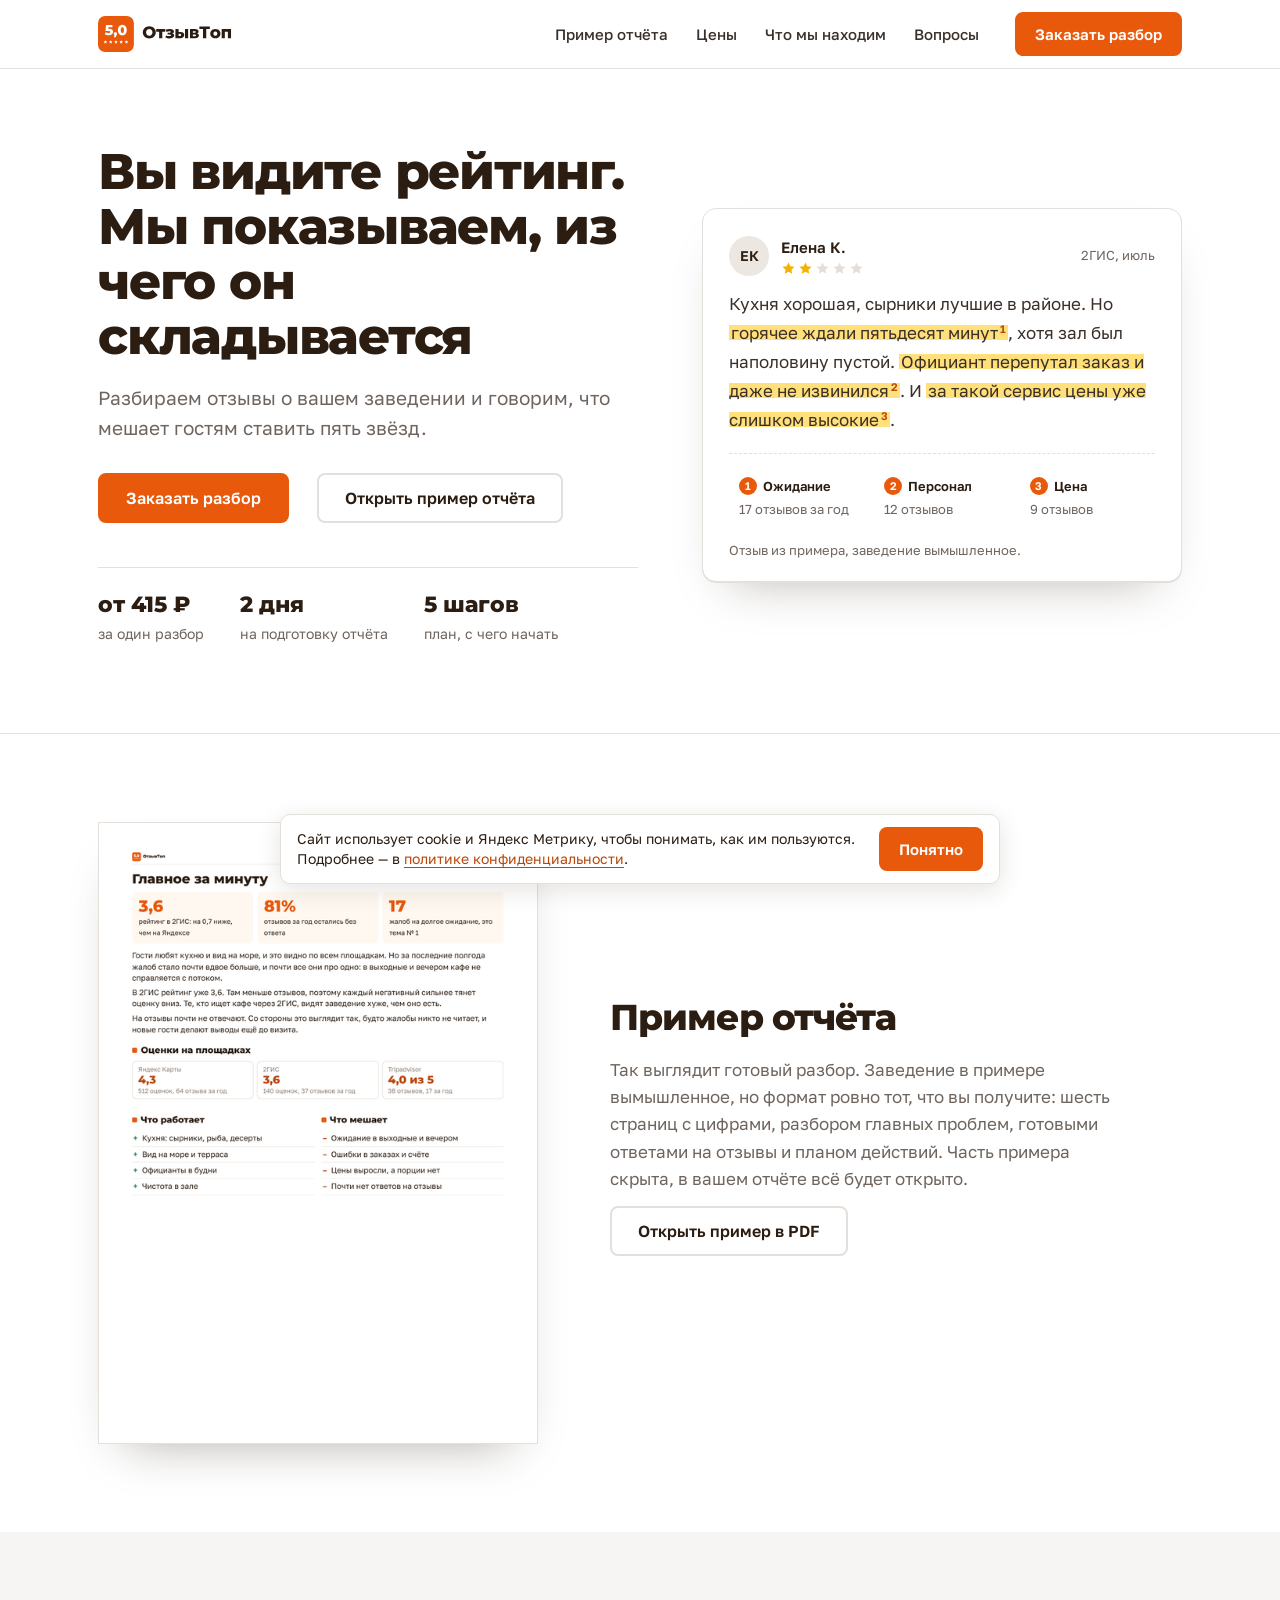
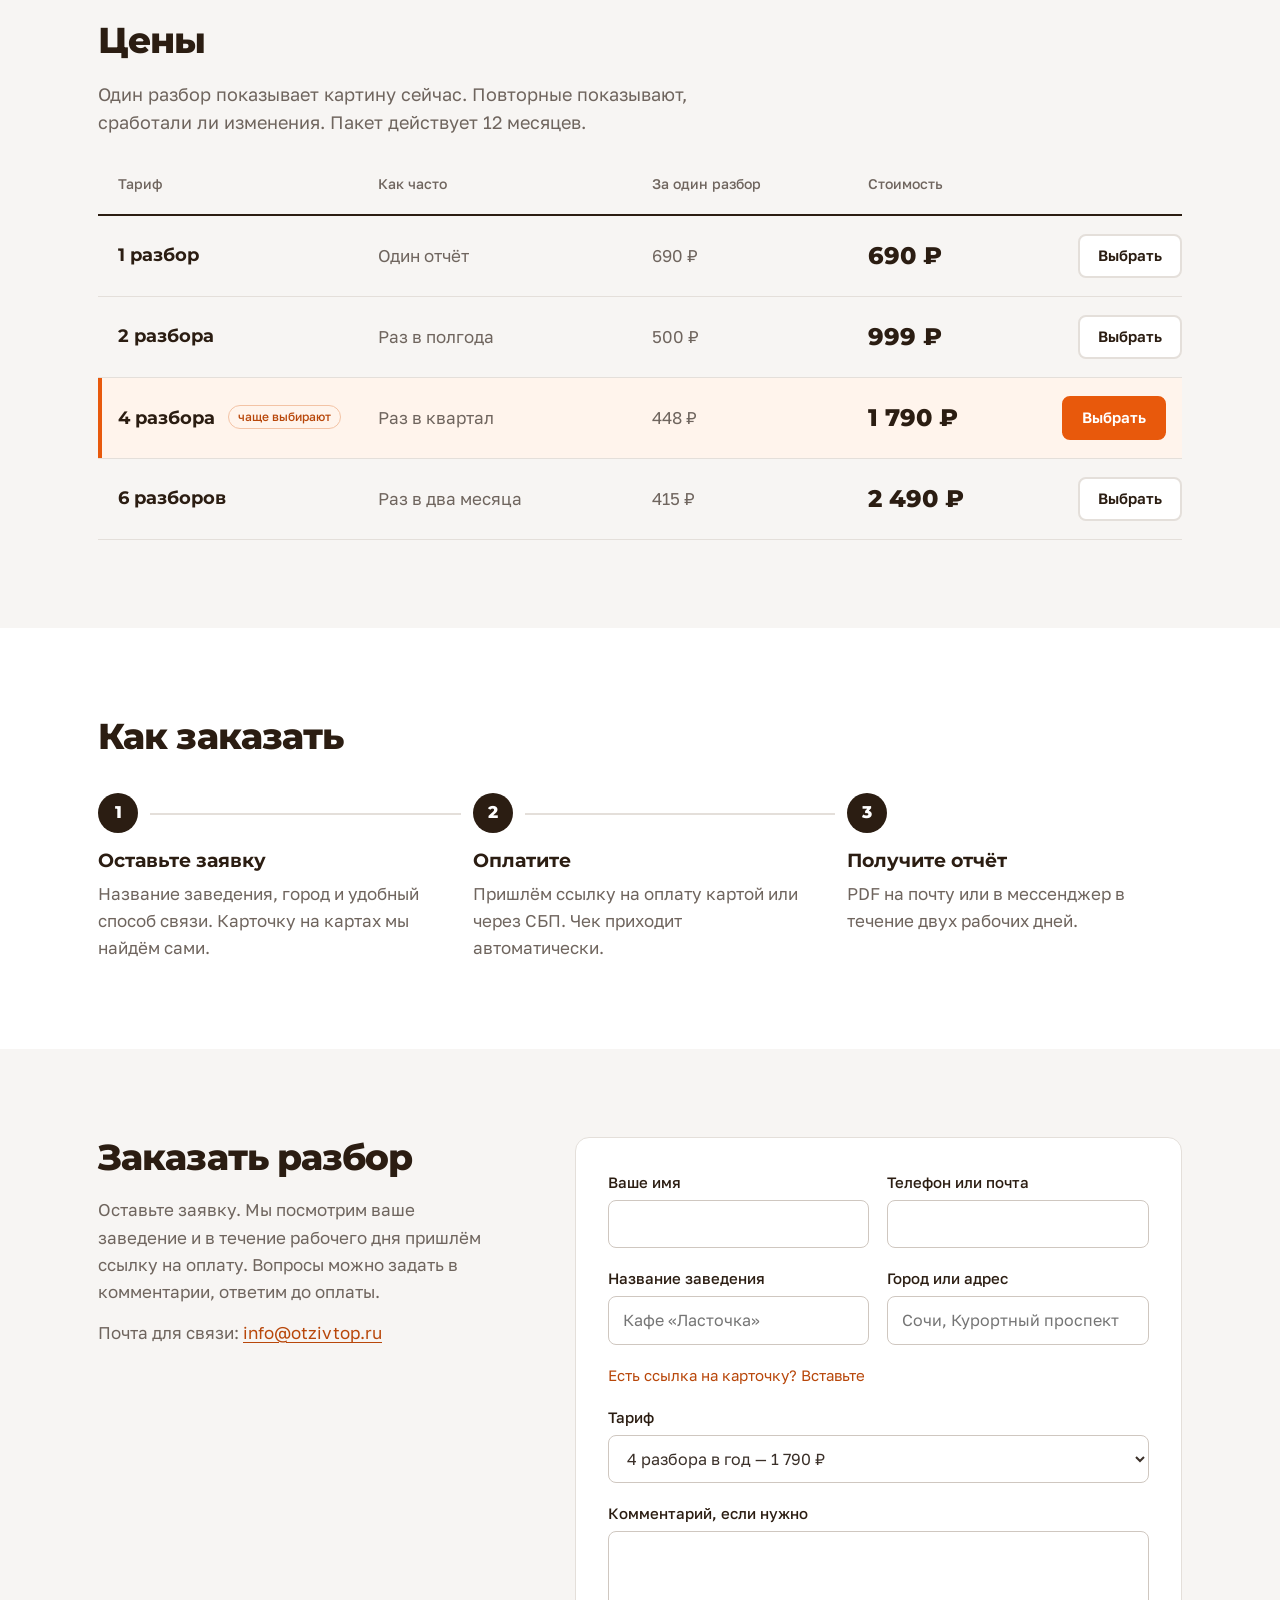
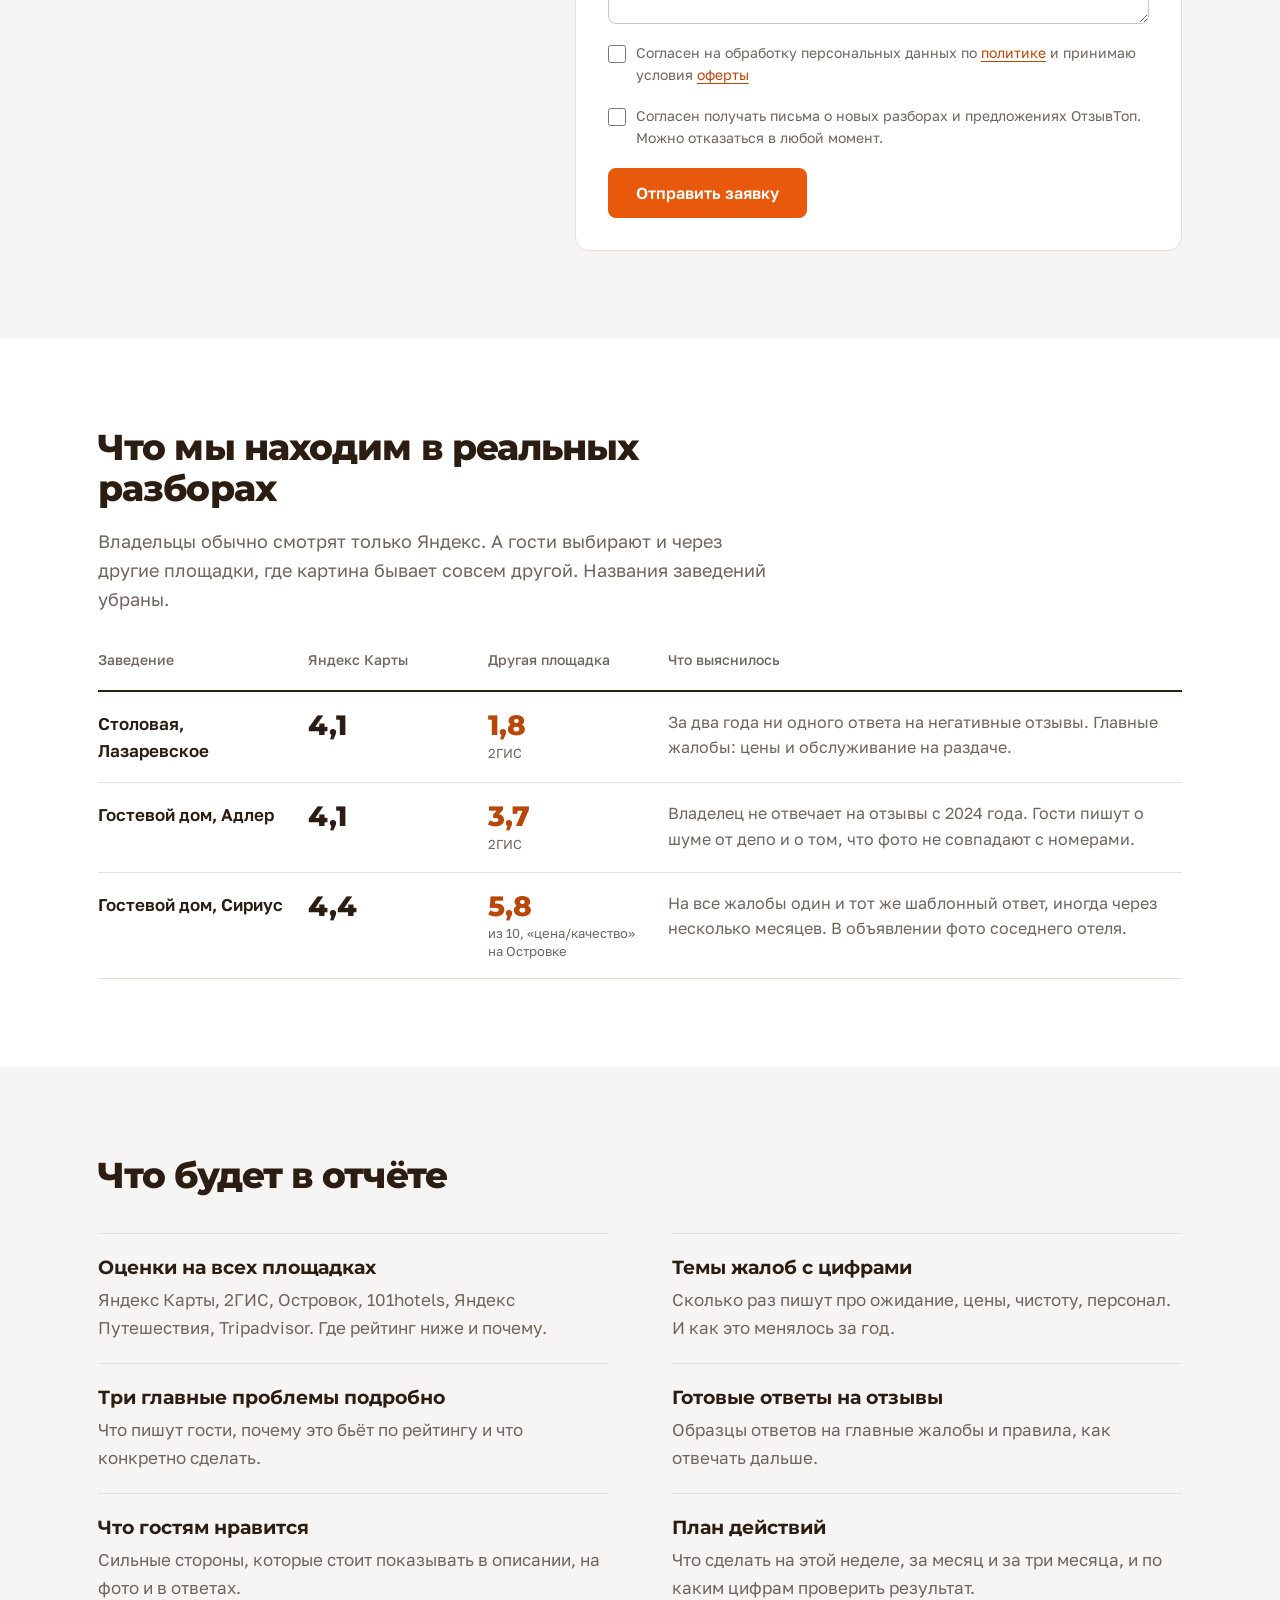
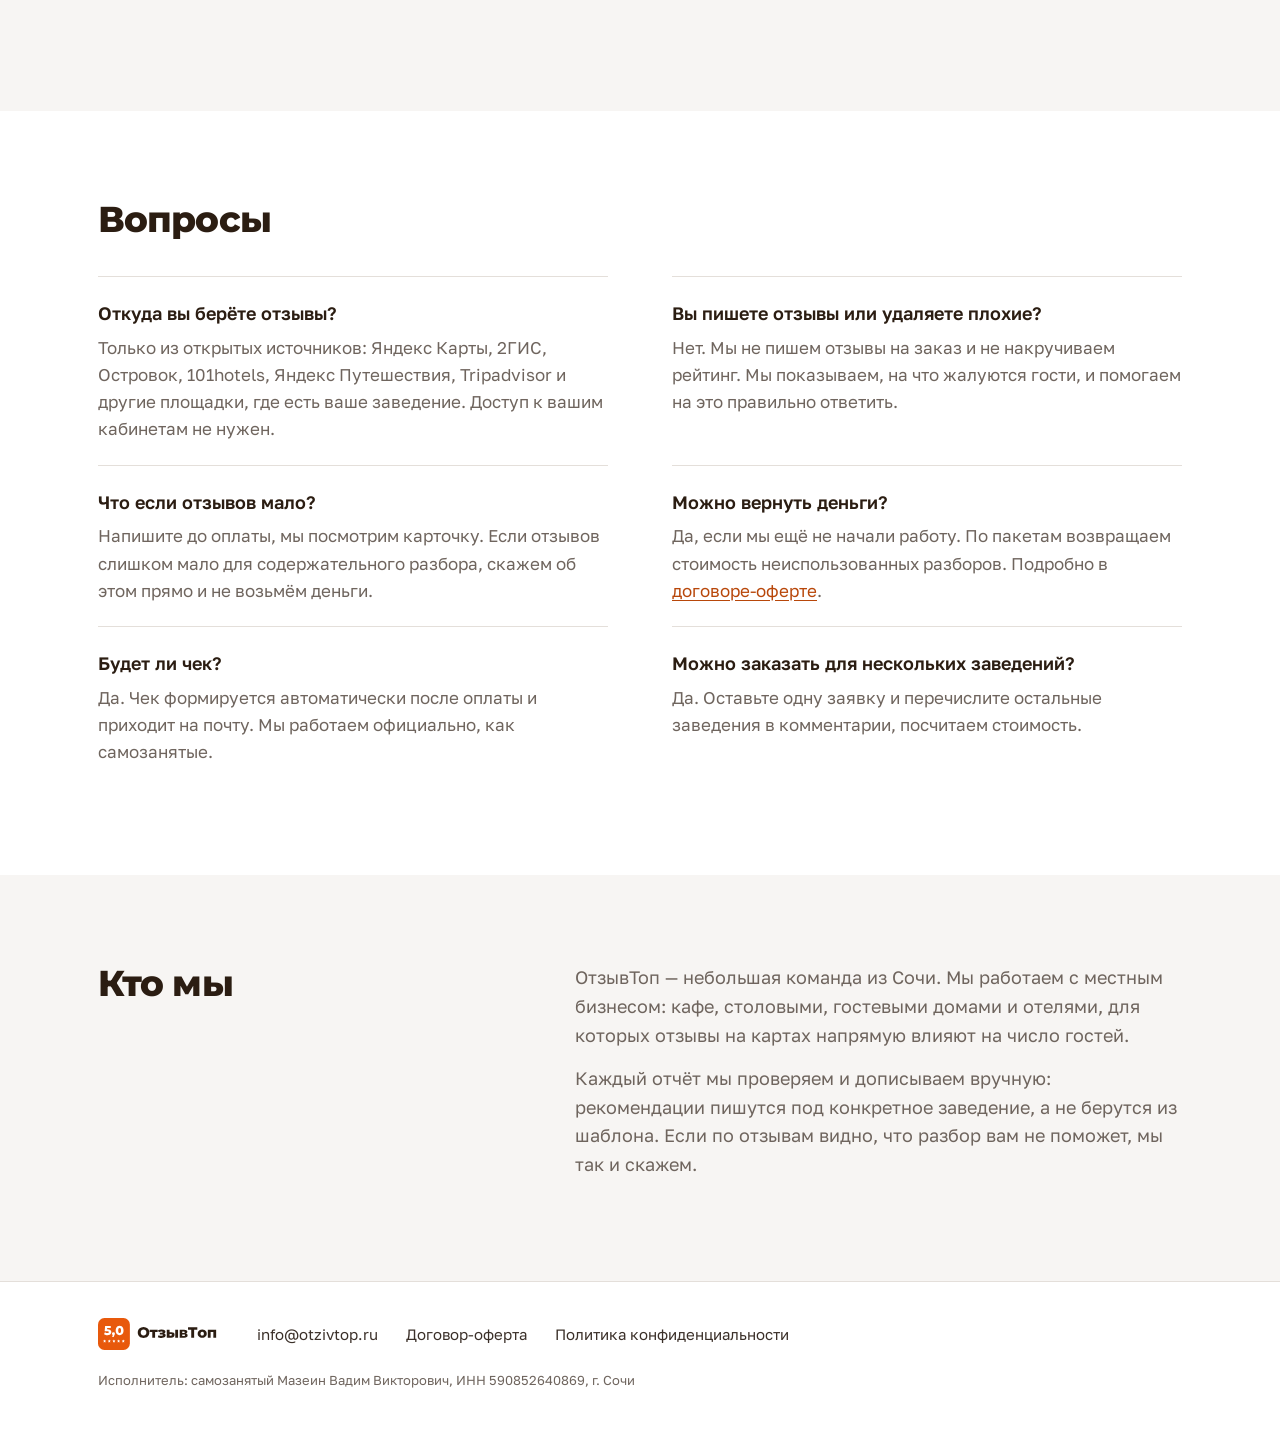
<file: index.html>
<!DOCTYPE html>
<html lang="ru">
<head>
<meta charset="utf-8">
<meta name="viewport" content="width=device-width, initial-scale=1">
<title>ОтзывТоп — вы видите рейтинг, мы показываем, из чего он складывается</title>
<meta name="description" content="Собираем отзывы со всех площадок, где есть ваше заведение, считаем, на что жалуются чаще всего, и даём план из пяти шагов. Отчёт за два рабочих дня, от 415 ₽.">
<meta property="og:type" content="website">
<meta property="og:url" content="https://otzivtop.ru/">
<meta property="og:title" content="ОтзывТоп — разбор отзывов о вашем заведении">
<meta property="og:description" content="Вы видите рейтинг. Мы показываем, из чего он складывается: что мешает гостям ставить пять звёзд.">
<meta property="og:image" content="https://otzivtop.ru/img/og.jpg">
<meta property="og:image:width" content="1200">
<meta property="og:image:height" content="630">
<meta property="og:locale" content="ru_RU">
<meta name="twitter:card" content="summary_large_image">
<link rel="canonical" href="https://otzivtop.ru/">
<link rel="icon" href="favicon.ico">
<link rel="apple-touch-icon" href="img/icon.png">
<link rel="stylesheet" href="style.css">
</head>
<body>

<header class="top">
  <div class="wrap top__in">
    <a href="./" class="logo" aria-label="ОтзывТоп, на главную"><img src="img/logo.svg" alt="ОтзывТоп" width="150" height="40"></a>
    <nav class="nav" aria-label="Разделы">
      <a href="#primer">Пример отчёта</a>
      <a href="#ceny">Цены</a>
      <a href="#nahodki">Что мы находим</a>
      <a href="#voprosy">Вопросы</a>
    </nav>
    <a href="#zakaz" class="btn btn--sm">Заказать разбор</a>
  </div>
</header>

<main>

<section class="hero">
  <div class="wrap hero__in">
    <div class="hero__text">
      <h1>Вы видите рейтинг. Мы показываем, из чего он складывается</h1>
      <p class="lead">Разбираем отзывы о вашем заведении и говорим, что мешает гостям ставить пять звёзд.</p>
      <div class="hero__btns">
        <a href="#zakaz" class="btn">Заказать разбор</a>
        <a href="primer-razbora.pdf?v=3" class="btn btn--ghost" target="_blank" rel="noopener">Открыть пример отчёта</a>
      </div>
      <dl class="facts">
        <div><dt>от 415 ₽</dt><dd>за один разбор</dd></div>
        <div><dt>2 дня</dt><dd>на подготовку отчёта</dd></div>
        <div><dt>5 шагов</dt><dd>план, с чего начать</dd></div>
      </dl>
    </div>

    <figure class="review" aria-label="Пример отзыва с разметкой по темам">
      <div class="review__meta">
        <span class="review__ava" aria-hidden="true">ЕК</span>
        <div>
          <b>Елена К.</b>
          <span class="review__stars" aria-label="2 из 5">
            <svg viewBox="0 0 24 24" aria-hidden="true"><path d="M12 2.4l2.95 6.02 6.63.9-4.82 4.6 1.2 6.58L12 17.35l-5.96 3.15 1.2-6.58L2.42 9.32l6.63-.9z"/></svg><svg viewBox="0 0 24 24" aria-hidden="true"><path d="M12 2.4l2.95 6.02 6.63.9-4.82 4.6 1.2 6.58L12 17.35l-5.96 3.15 1.2-6.58L2.42 9.32l6.63-.9z"/></svg><svg class="off" viewBox="0 0 24 24" aria-hidden="true"><path d="M12 2.4l2.95 6.02 6.63.9-4.82 4.6 1.2 6.58L12 17.35l-5.96 3.15 1.2-6.58L2.42 9.32l6.63-.9z"/></svg><svg class="off" viewBox="0 0 24 24" aria-hidden="true"><path d="M12 2.4l2.95 6.02 6.63.9-4.82 4.6 1.2 6.58L12 17.35l-5.96 3.15 1.2-6.58L2.42 9.32l6.63-.9z"/></svg><svg class="off" viewBox="0 0 24 24" aria-hidden="true"><path d="M12 2.4l2.95 6.02 6.63.9-4.82 4.6 1.2 6.58L12 17.35l-5.96 3.15 1.2-6.58L2.42 9.32l6.63-.9z"/></svg>
          </span>
        </div>
        <span class="review__src">2ГИС, июль</span>
      </div>
      <blockquote class="review__text">
        Кухня хорошая, сырники лучшие в районе. Но <mark data-t="1">горячее ждали пятьдесят минут</mark>, хотя зал был наполовину пустой. <mark data-t="2">Официант перепутал заказ и даже не извинился</mark>. И <mark data-t="3">за такой сервис цены уже слишком высокие</mark>.
      </blockquote>
      <ul class="review__tags">
        <li data-t="1"><b>Ожидание</b><span>17 отзывов за год</span></li>
        <li data-t="2"><b>Персонал</b><span>12 отзывов</span></li>
        <li data-t="3"><b>Цена</b><span>9 отзывов</span></li>
      </ul>
      <figcaption>Отзыв из примера, заведение вымышленное.</figcaption>
    </figure>
  </div>
</section>

<section class="block" id="primer">
  <div class="wrap primer">
    <a href="primer-razbora.pdf?v=3" class="primer__img" target="_blank" rel="noopener" aria-label="Открыть пример отчёта в PDF">
      <img src="img/primer.png?v=3" alt="Страница примера отчёта: главные цифры, вывод и оценки по площадкам" width="560" height="793" loading="lazy">
    </a>
    <div class="primer__text">
      <h2>Пример отчёта</h2>
      <p>Так выглядит готовый разбор. Заведение в примере вымышленное, но формат ровно тот, что вы получите: шесть страниц с цифрами, разбором главных проблем, готовыми ответами на отзывы и планом действий. Часть примера скрыта, в вашем отчёте всё будет открыто.</p>
      <p><a href="primer-razbora.pdf?v=3" class="btn btn--ghost" target="_blank" rel="noopener">Открыть пример в PDF</a></p>
    </div>
  </div>
</section>

<section class="block block--tint" id="ceny">
  <div class="wrap">
    <div class="block__head">
      <h2>Цены</h2>
      <p>Один разбор показывает картину сейчас. Повторные показывают, сработали ли изменения. Пакет действует 12 месяцев.</p>
    </div>
    <div class="table-wrap">
      <table class="prices">
        <thead>
          <tr><th scope="col">Тариф</th><th scope="col">Как часто</th><th scope="col">За один разбор</th><th scope="col">Стоимость</th><th scope="col"><span class="sr">Заказать</span></th></tr>
        </thead>
        <tbody>
          <tr>
            <th scope="row">1 разбор</th><td>Один отчёт</td><td>690 ₽</td><td class="sum">690 ₽</td>
            <td><a href="#zakaz" class="btn btn--ghost btn--sm" data-tariff="1 разбор — 690 ₽">Выбрать</a></td>
          </tr>
          <tr>
            <th scope="row">2 разбора</th><td>Раз в полгода</td><td>500 ₽</td><td class="sum">999 ₽</td>
            <td><a href="#zakaz" class="btn btn--ghost btn--sm" data-tariff="2 разбора в год — 999 ₽">Выбрать</a></td>
          </tr>
          <tr class="is-main">
            <th scope="row">4 разбора <span class="badge">чаще выбирают</span></th><td>Раз в квартал</td><td>448 ₽</td><td class="sum">1 790 ₽</td>
            <td><a href="#zakaz" class="btn btn--sm" data-tariff="4 разбора в год — 1 790 ₽">Выбрать</a></td>
          </tr>
          <tr>
            <th scope="row">6 разборов</th><td>Раз в два месяца</td><td>415 ₽</td><td class="sum">2 490 ₽</td>
            <td><a href="#zakaz" class="btn btn--ghost btn--sm" data-tariff="6 разборов в год — 2 490 ₽">Выбрать</a></td>
          </tr>
        </tbody>
      </table>
    </div>
  </div>
</section>

<section class="block" id="kak">
  <div class="wrap">
    <div class="block__head">
      <h2>Как заказать</h2>
    </div>
    <ol class="steps">
      <li><b>Оставьте заявку</b><span>Название заведения, город и удобный способ связи. Карточку на картах мы найдём сами.</span></li>
      <li><b>Оплатите</b><span>Пришлём ссылку на оплату картой или через СБП. Чек приходит автоматически.</span></li>
      <li><b>Получите отчёт</b><span>PDF на почту или в мессенджер в течение двух рабочих дней.</span></li>
    </ol>
  </div>
</section>

<section class="block block--tint" id="zakaz">
  <div class="wrap order">
    <div class="order__text">
      <h2>Заказать разбор</h2>
      <p>Оставьте заявку. Мы посмотрим ваше заведение и в течение рабочего дня пришлём ссылку на оплату. Вопросы можно задать в комментарии, ответим до оплаты.</p>
      <p>Почта для связи: <a href="mailto:info@otzivtop.ru">info@otzivtop.ru</a></p>
    </div>
    <form class="form" action="order.php" method="post">
      <div class="form__row">
        <label>Ваше имя
          <input type="text" name="name" required maxlength="80" autocomplete="name">
        </label>
        <label>Телефон или почта
          <input type="text" name="contact" required maxlength="120" autocomplete="email">
        </label>
      </div>
      <div class="form__row">
        <label>Название заведения
          <input type="text" name="place" required maxlength="150" placeholder="Кафе «Ласточка»">
        </label>
        <label>Город или адрес
          <input type="text" name="address" required maxlength="200" placeholder="Сочи, Курортный проспект">
        </label>
      </div>
      <details class="more">
        <summary>Есть ссылка на карточку? Вставьте</summary>
        <label class="more__field">Ссылка на Яндекс Картах или в 2ГИС, необязательно
          <input type="url" name="link" maxlength="500" placeholder="https://yandex.ru/maps/org/...">
        </label>
      </details>
      <label>Тариф
        <select name="tariff" id="tariff">
          <option>1 разбор — 690 ₽</option>
          <option>2 разбора в год — 999 ₽</option>
          <option selected>4 разбора в год — 1 790 ₽</option>
          <option>6 разборов в год — 2 490 ₽</option>
        </select>
      </label>
      <label>Комментарий, если нужно
        <textarea name="comment" rows="3" maxlength="1000"></textarea>
      </label>
      <input type="text" name="website" class="hp" tabindex="-1" autocomplete="off" aria-hidden="true">
      <label class="check">
        <input type="checkbox" name="agree" required>
        <span>Согласен на обработку персональных данных по <a href="privacy.html" target="_blank">политике</a> и принимаю условия <a href="oferta.html" target="_blank">оферты</a></span>
      </label>
      <label class="check">
        <input type="checkbox" name="news" value="1">
        <span>Согласен получать письма о новых разборах и предложениях ОтзывТоп. Можно отказаться в любой момент.</span>
      </label>
      <button type="submit" class="btn">Отправить заявку</button>
    </form>
  </div>
</section>

<section class="block" id="nahodki">
  <div class="wrap">
    <div class="block__head">
      <h2>Что мы находим в реальных разборах</h2>
      <p>Владельцы обычно смотрят только Яндекс. А гости выбирают и через другие площадки, где картина бывает совсем другой. Названия заведений убраны.</p>
    </div>
    <div class="table-wrap">
      <table class="finds">
        <thead>
          <tr><th scope="col">Заведение</th><th scope="col">Яндекс Карты</th><th scope="col">Другая площадка</th><th scope="col">Что выяснилось</th></tr>
        </thead>
        <tbody>
          <tr>
            <td>Столовая, Лазаревское</td>
            <td class="num">4,1</td>
            <td class="num num--bad">1,8 <small>2ГИС</small></td>
            <td>За два года ни одного ответа на негативные отзывы. Главные жалобы: цены и обслуживание на раздаче.</td>
          </tr>
          <tr>
            <td>Гостевой дом, Адлер</td>
            <td class="num">4,1</td>
            <td class="num num--bad">3,7 <small>2ГИС</small></td>
            <td>Владелец не отвечает на отзывы с 2024 года. Гости пишут о шуме от депо и о том, что фото не совпадают с номерами.</td>
          </tr>
          <tr>
            <td>Гостевой дом, Сириус</td>
            <td class="num">4,4</td>
            <td class="num num--bad">5,8 <small>из 10, «цена/качество» на Островке</small></td>
            <td>На все жалобы один и тот же шаблонный ответ, иногда через несколько месяцев. В объявлении фото соседнего отеля.</td>
          </tr>
        </tbody>
      </table>
    </div>
  </div>
</section>

<section class="block block--tint" id="otchet">
  <div class="wrap">
    <div class="block__head">
      <h2>Что будет в отчёте</h2>
    </div>
    <dl class="contents">
      <div><dt>Оценки на всех площадках</dt><dd>Яндекс Карты, 2ГИС, Островок, 101hotels, Яндекс Путешествия, Tripadvisor. Где рейтинг ниже и почему.</dd></div>
      <div><dt>Темы жалоб с цифрами</dt><dd>Сколько раз пишут про ожидание, цены, чистоту, персонал. И как это менялось за год.</dd></div>
      <div><dt>Три главные проблемы подробно</dt><dd>Что пишут гости, почему это бьёт по рейтингу и что конкретно сделать.</dd></div>
      <div><dt>Готовые ответы на отзывы</dt><dd>Образцы ответов на главные жалобы и правила, как отвечать дальше.</dd></div>
      <div><dt>Что гостям нравится</dt><dd>Сильные стороны, которые стоит показывать в описании, на фото и в ответах.</dd></div>
      <div><dt>План действий</dt><dd>Что сделать на этой неделе, за месяц и за три месяца, и по каким цифрам проверить результат.</dd></div>
    </dl>
  </div>
</section>

<section class="block" id="voprosy">
  <div class="wrap">
    <div class="block__head">
      <h2>Вопросы</h2>
    </div>
    <dl class="faq">
      <div><dt>Откуда вы берёте отзывы?</dt><dd>Только из открытых источников: Яндекс Карты, 2ГИС, Островок, 101hotels, Яндекс Путешествия, Tripadvisor и другие площадки, где есть ваше заведение. Доступ к вашим кабинетам не нужен.</dd></div>
      <div><dt>Вы пишете отзывы или удаляете плохие?</dt><dd>Нет. Мы не пишем отзывы на заказ и не накручиваем рейтинг. Мы показываем, на что жалуются гости, и помогаем на это правильно ответить.</dd></div>
      <div><dt>Что если отзывов мало?</dt><dd>Напишите до оплаты, мы посмотрим карточку. Если отзывов слишком мало для содержательного разбора, скажем об этом прямо и не возьмём деньги.</dd></div>
      <div><dt>Можно вернуть деньги?</dt><dd>Да, если мы ещё не начали работу. По пакетам возвращаем стоимость неиспользованных разборов. Подробно в <a href="oferta.html">договоре-оферте</a>.</dd></div>
      <div><dt>Будет ли чек?</dt><dd>Да. Чек формируется автоматически после оплаты и приходит на почту. Мы работаем официально, как самозанятые.</dd></div>
      <div><dt>Можно заказать для нескольких заведений?</dt><dd>Да. Оставьте одну заявку и перечислите остальные заведения в комментарии, посчитаем стоимость.</dd></div>
    </dl>
  </div>
</section>

<section class="block block--tint" id="kto">
  <div class="wrap about">
    <h2>Кто мы</h2>
    <div class="about__text">
      <p>ОтзывТоп — небольшая команда из Сочи. Мы работаем с местным бизнесом: кафе, столовыми, гостевыми домами и отелями, для которых отзывы на картах напрямую влияют на число гостей.</p>
      <p>Каждый отчёт мы проверяем и дописываем вручную: рекомендации пишутся под конкретное заведение, а не берутся из шаблона. Если по отзывам видно, что разбор вам не поможет, мы так и скажем.</p>
    </div>
  </div>
</section>

</main>

<footer class="foot">
  <div class="wrap foot__in">
    <img src="img/logo.svg" alt="ОтзывТоп" width="135" height="36">
    <nav class="foot__links" aria-label="Документы и контакты">
      <a href="mailto:info@otzivtop.ru">info@otzivtop.ru</a>
      <a href="oferta.html">Договор-оферта</a>
      <a href="privacy.html">Политика конфиденциальности</a>
    </nav>
    <p class="foot__legal">Исполнитель: самозанятый Мазеин Вадим Викторович, ИНН 590852640869, г. Сочи</p>
  </div>
</footer>

<script>
document.querySelectorAll('[data-tariff]').forEach(function (b) {
  b.addEventListener('click', function () {
    var s = document.getElementById('tariff');
    for (var i = 0; i < s.options.length; i++) {
      if (s.options[i].text === b.dataset.tariff) s.selectedIndex = i;
    }
  });
});
// Подсветка связки «фраза ↔ тема» в отзыве
document.querySelectorAll('.review [data-t]').forEach(function (el) {
  ['mouseenter', 'focus'].forEach(function (ev) {
    el.addEventListener(ev, function () {
      document.querySelector('.review').setAttribute('data-active', el.dataset.t);
    });
  });
  el.addEventListener('mouseleave', function () {
    document.querySelector('.review').removeAttribute('data-active');
  });
});
</script>
<script src="/metrika.js" defer></script>
<noscript><div><img src="https://mc.yandex.ru/watch/114697430" style="position:absolute;left:-9999px" alt=""></div></noscript>
</body>
</html>
</file>
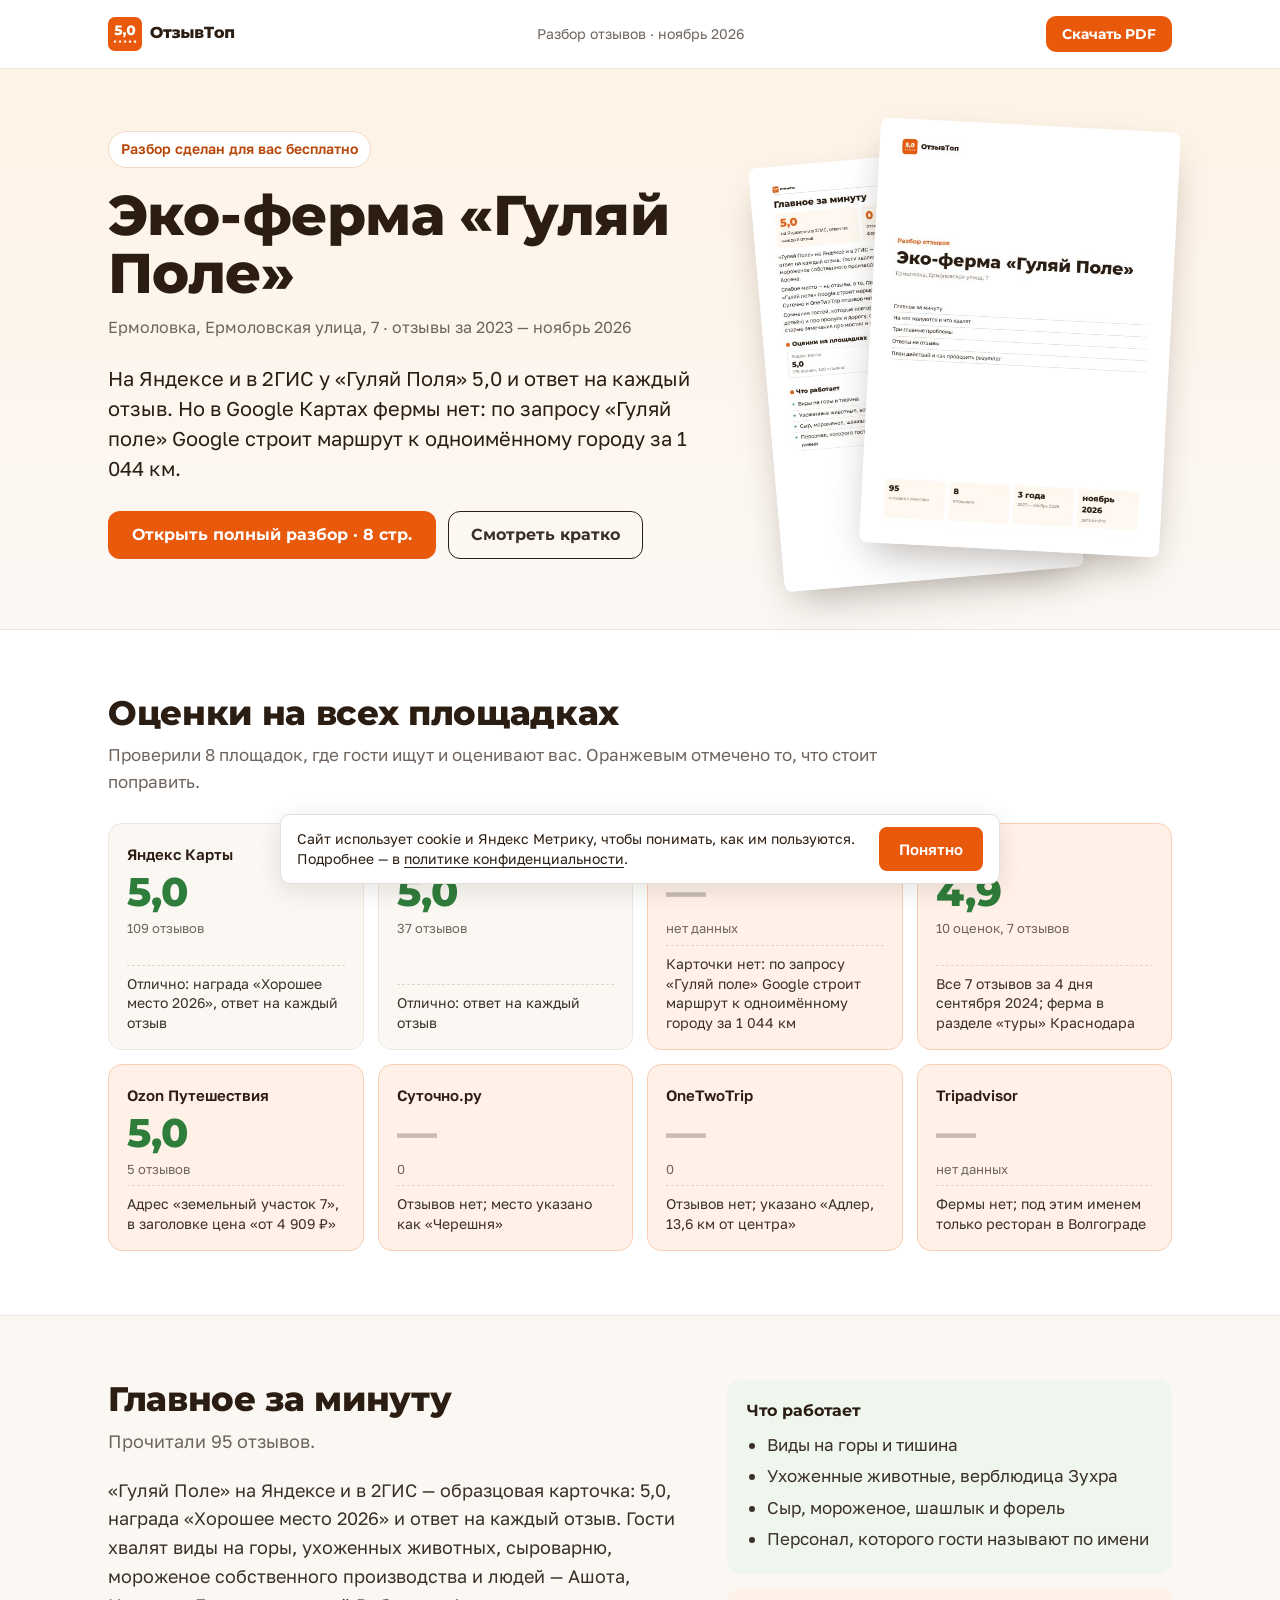
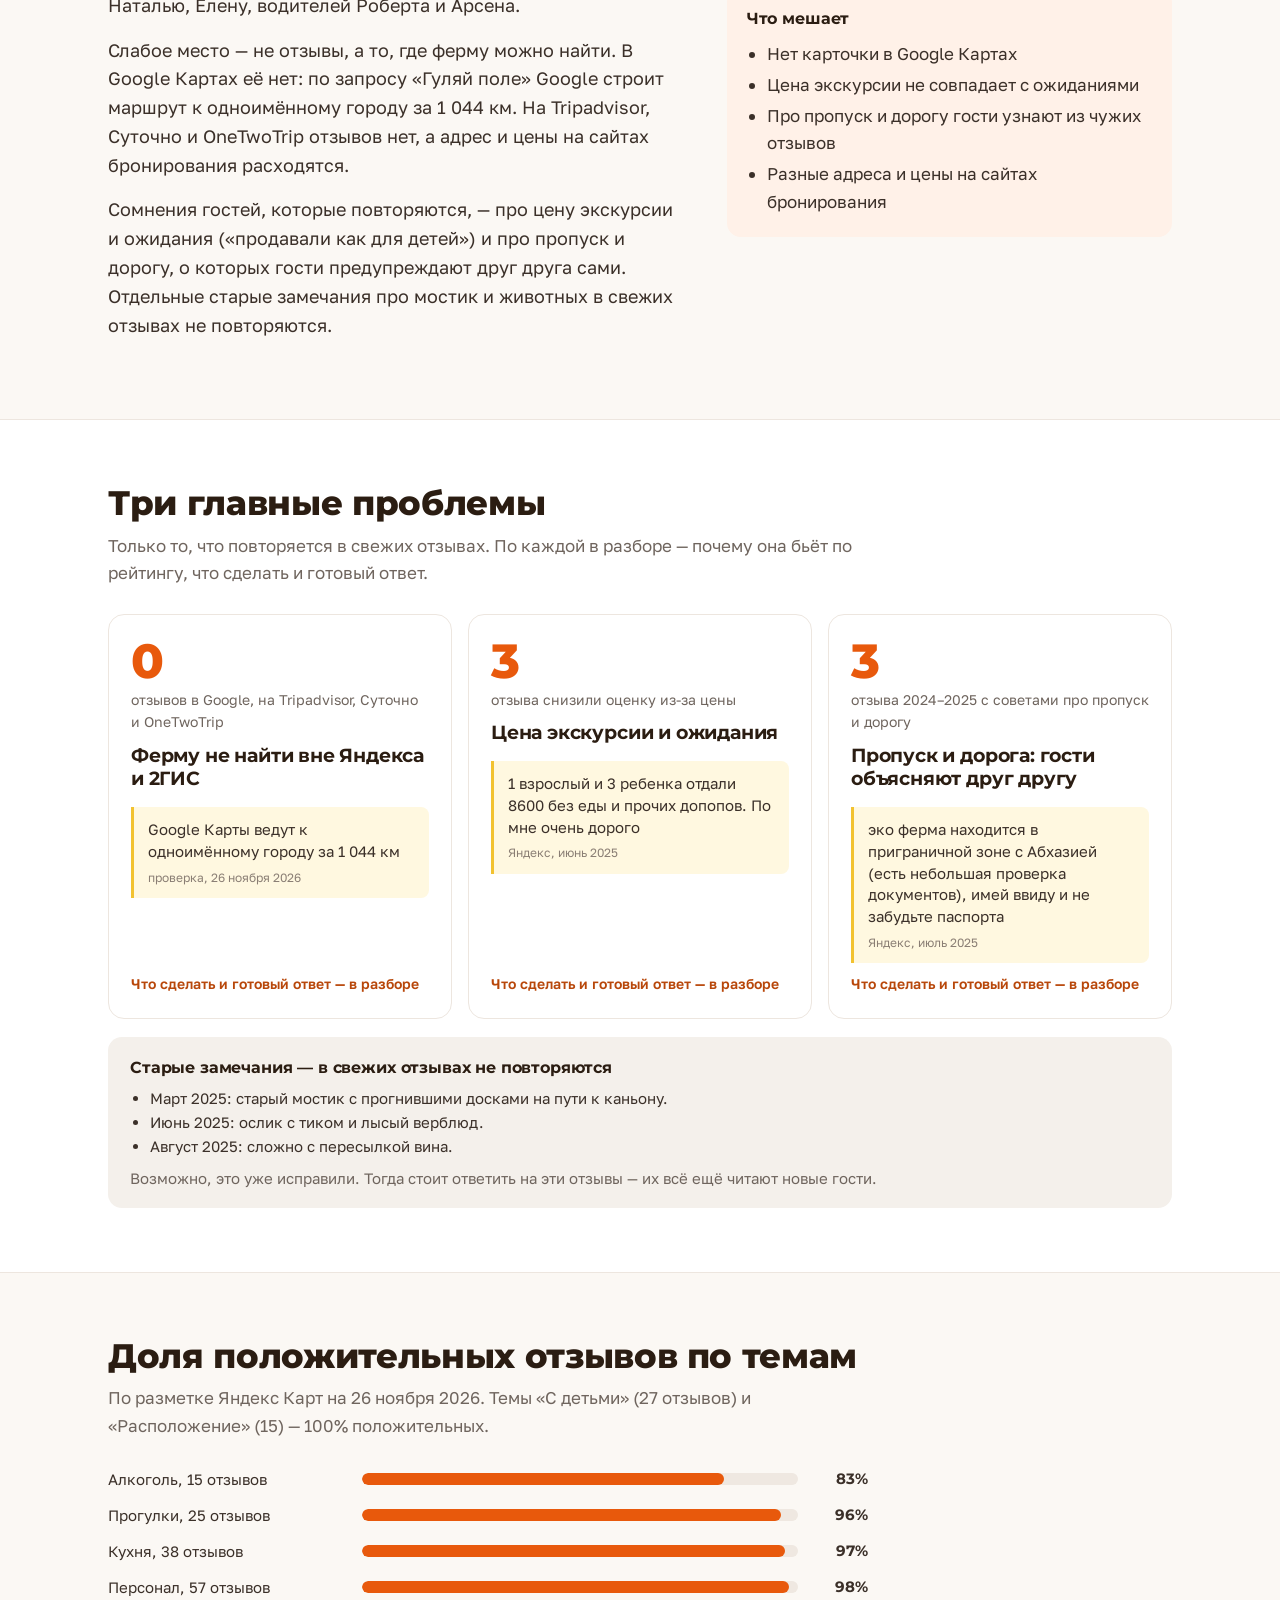
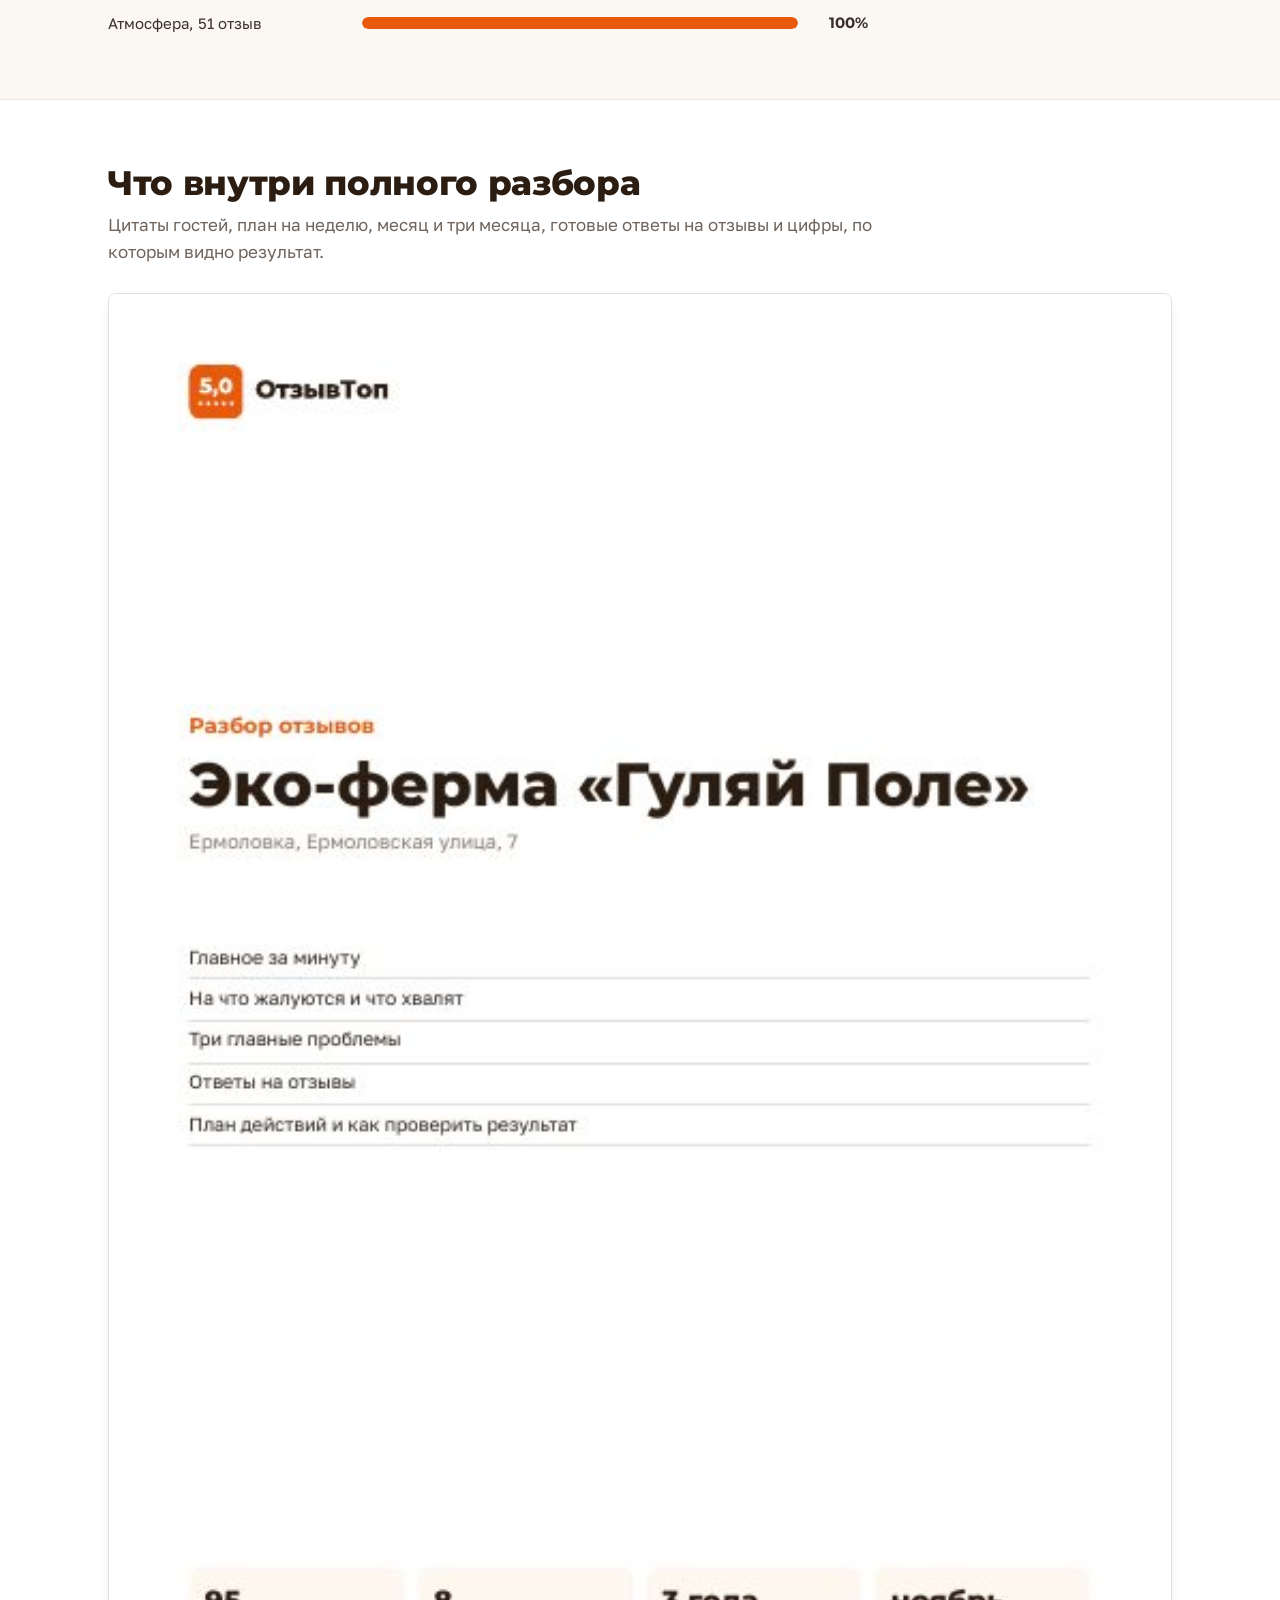
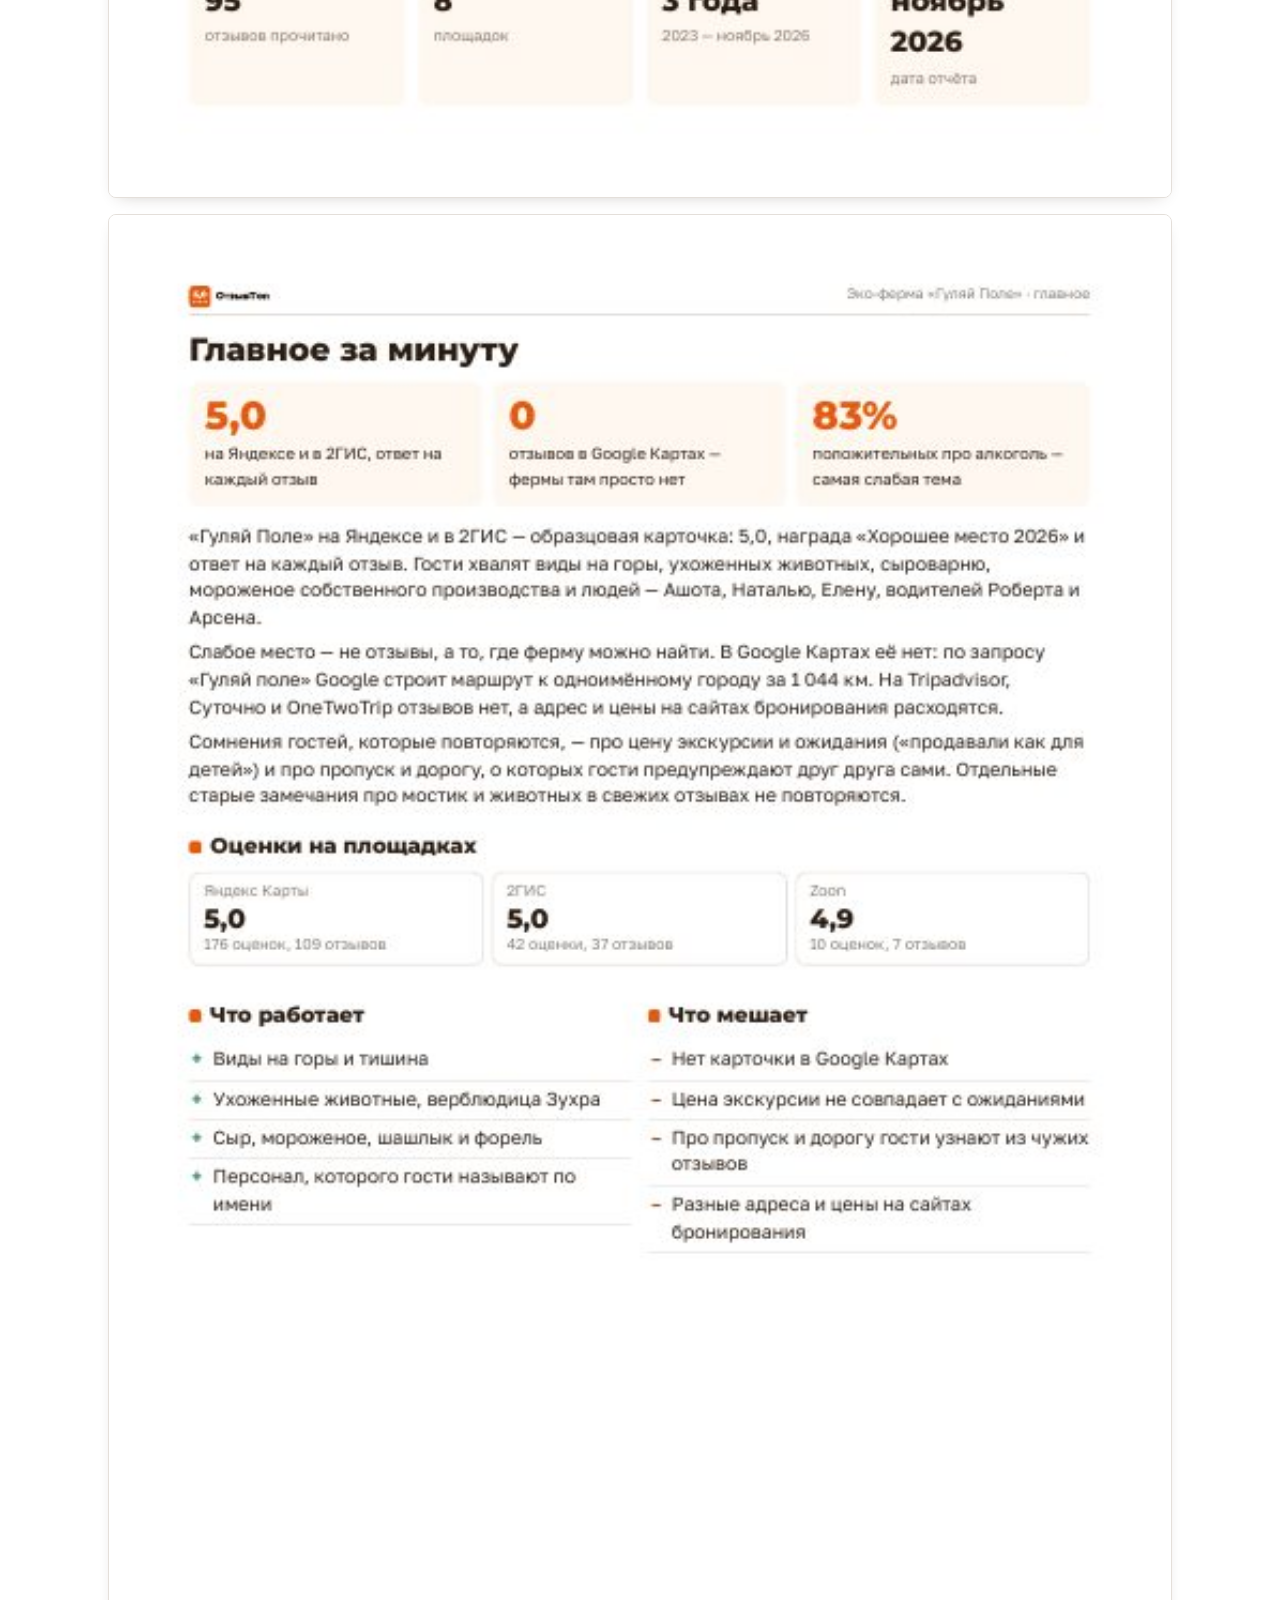
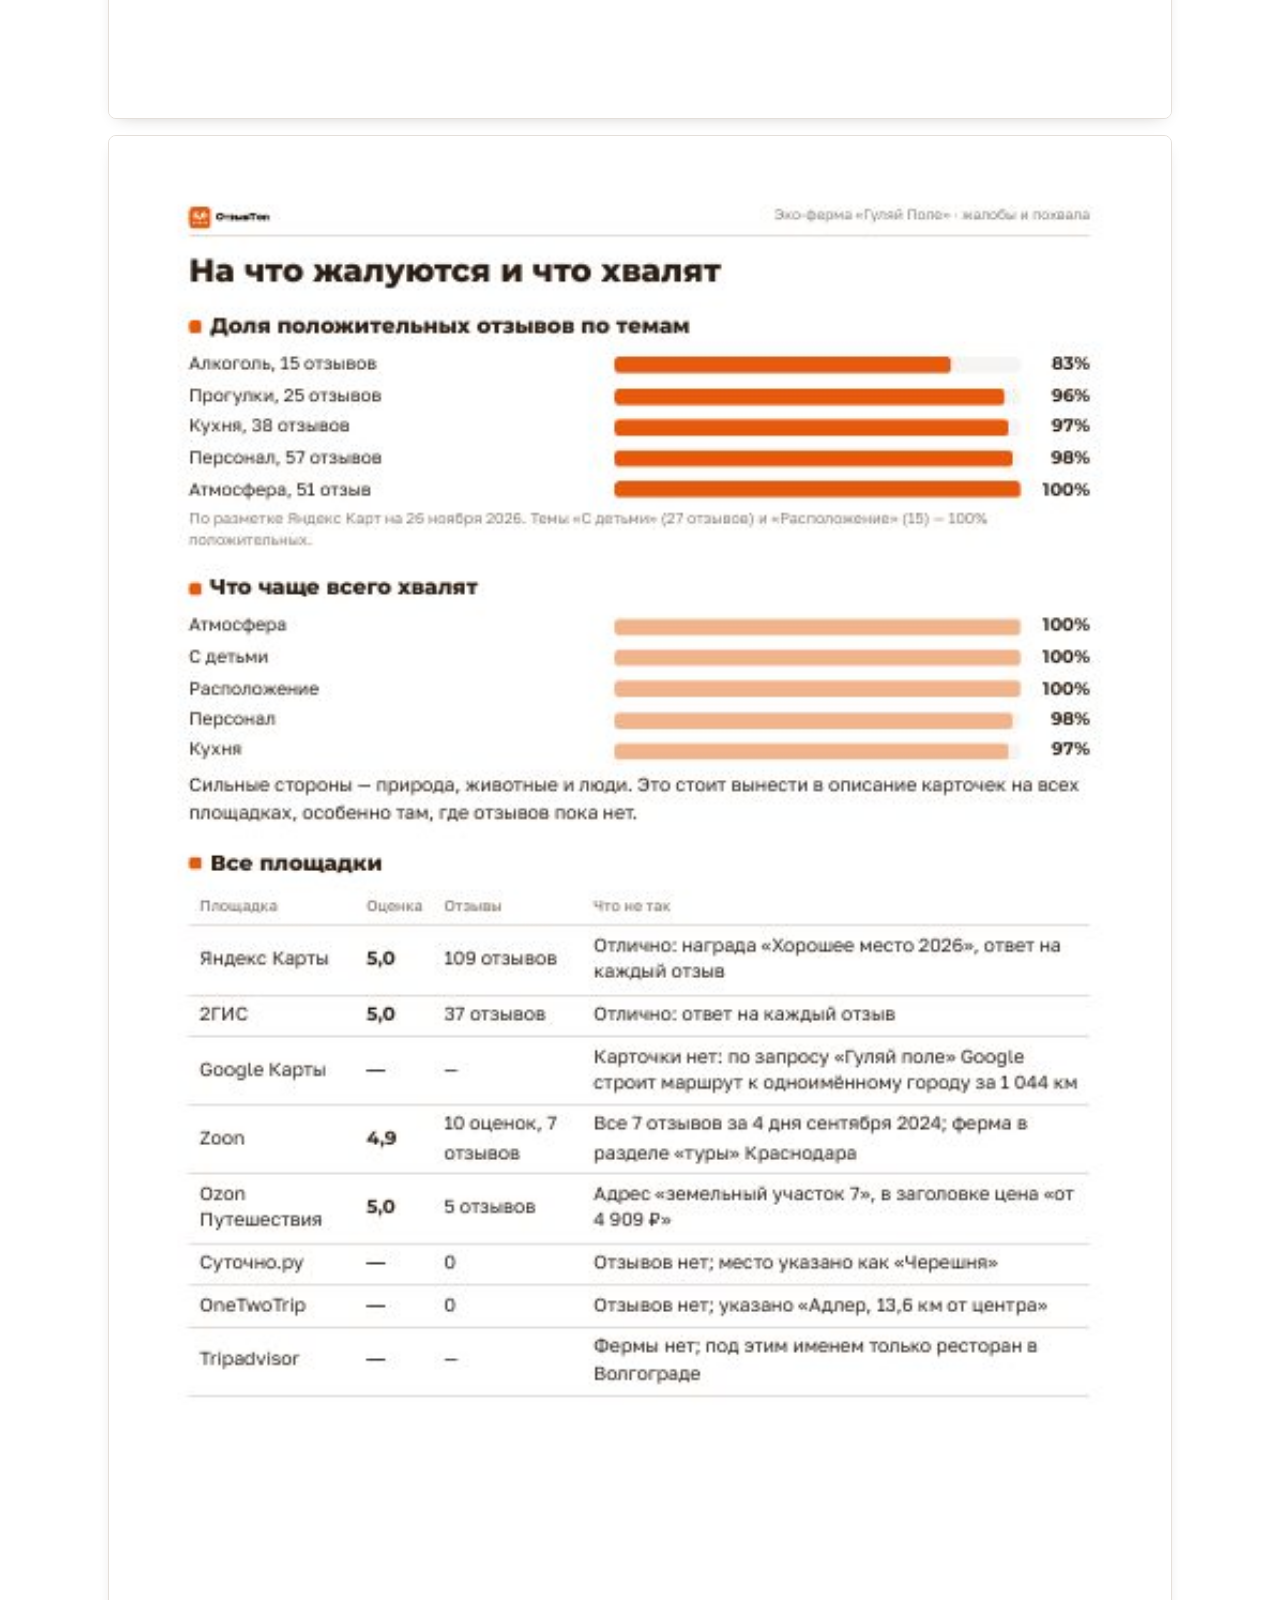
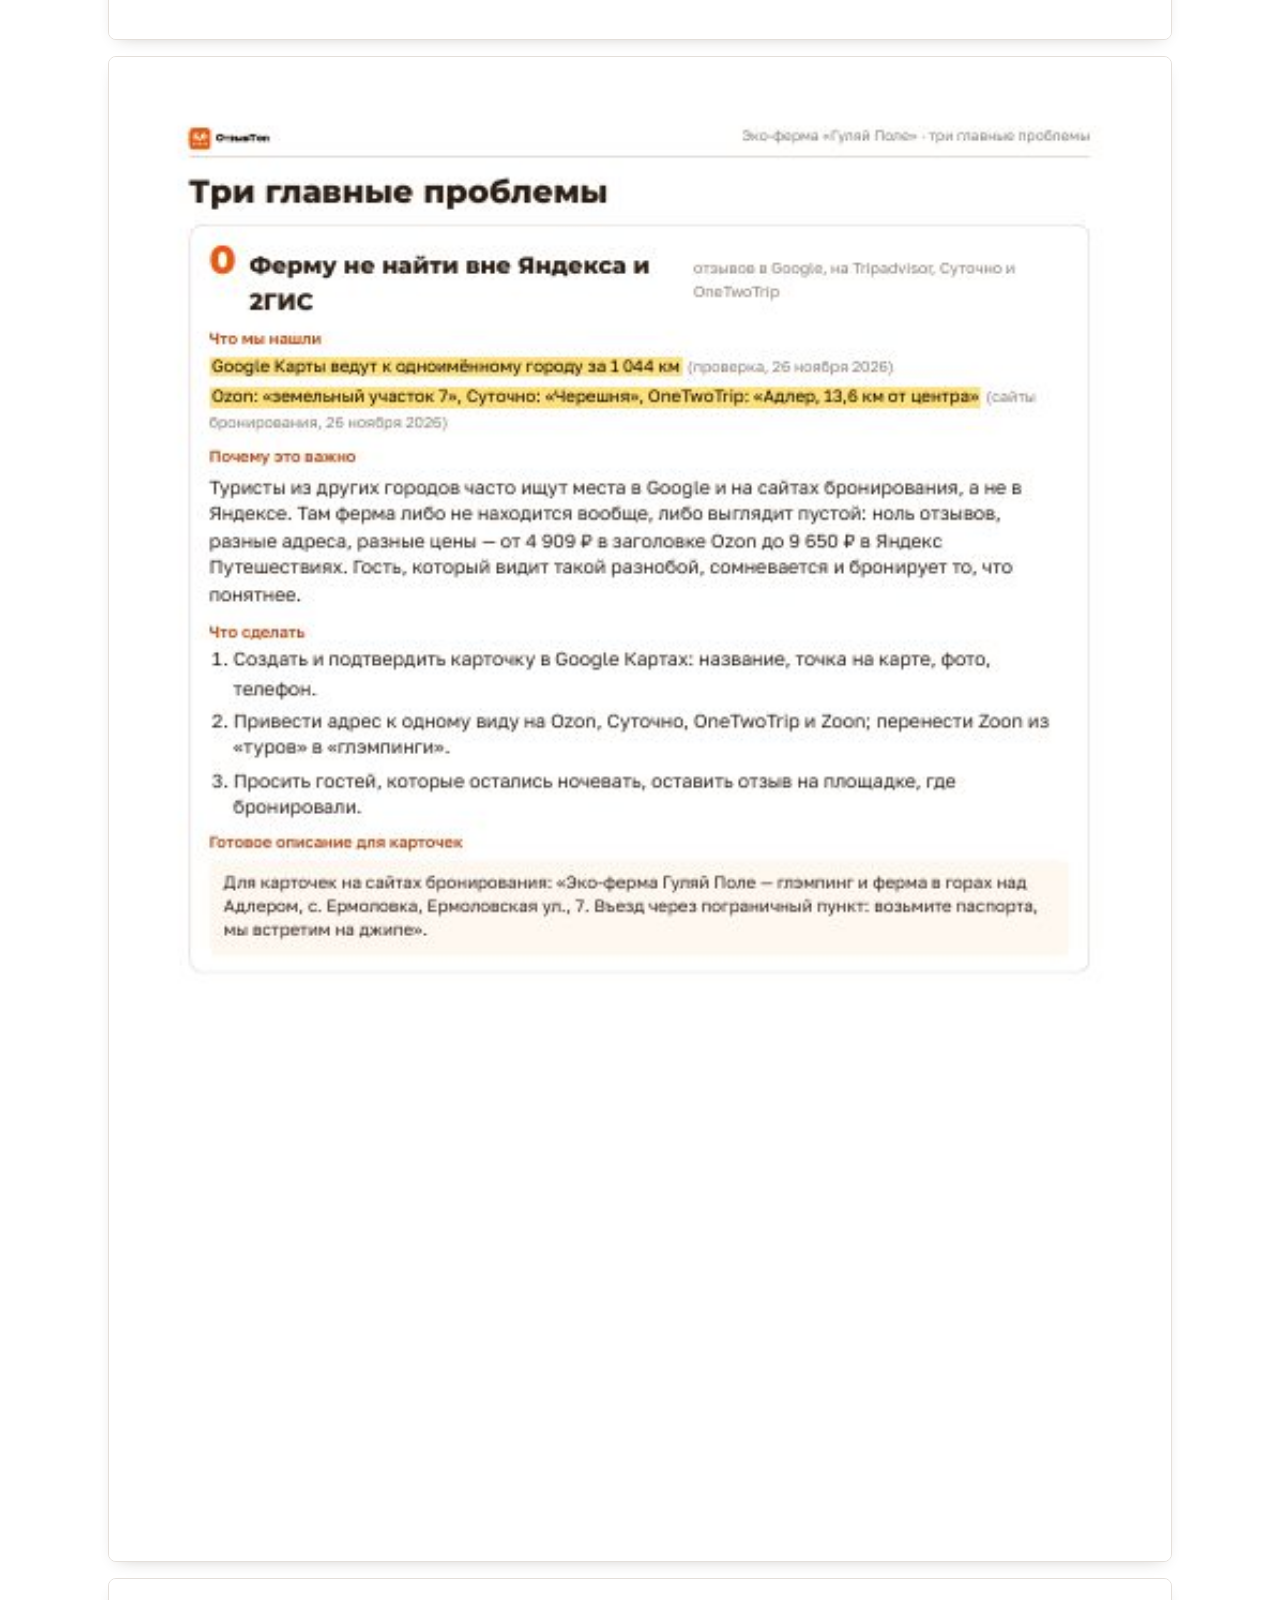
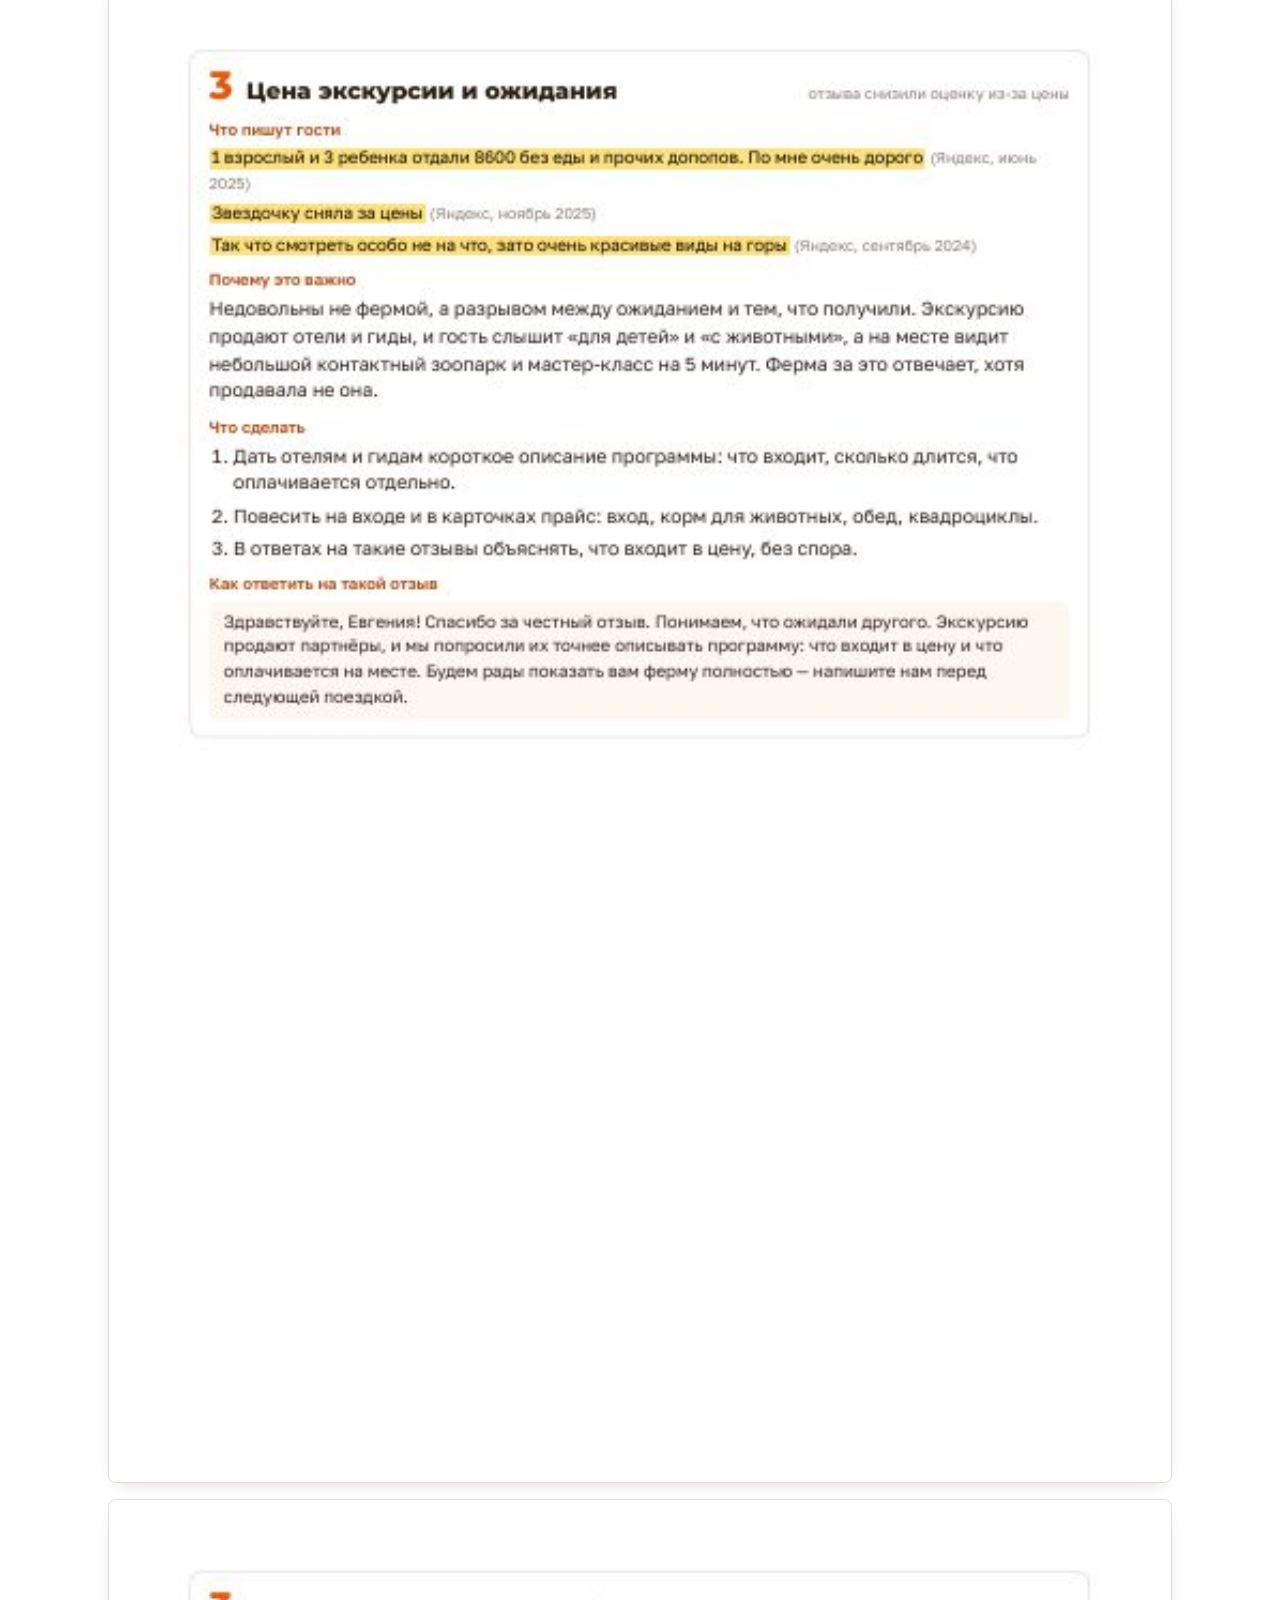
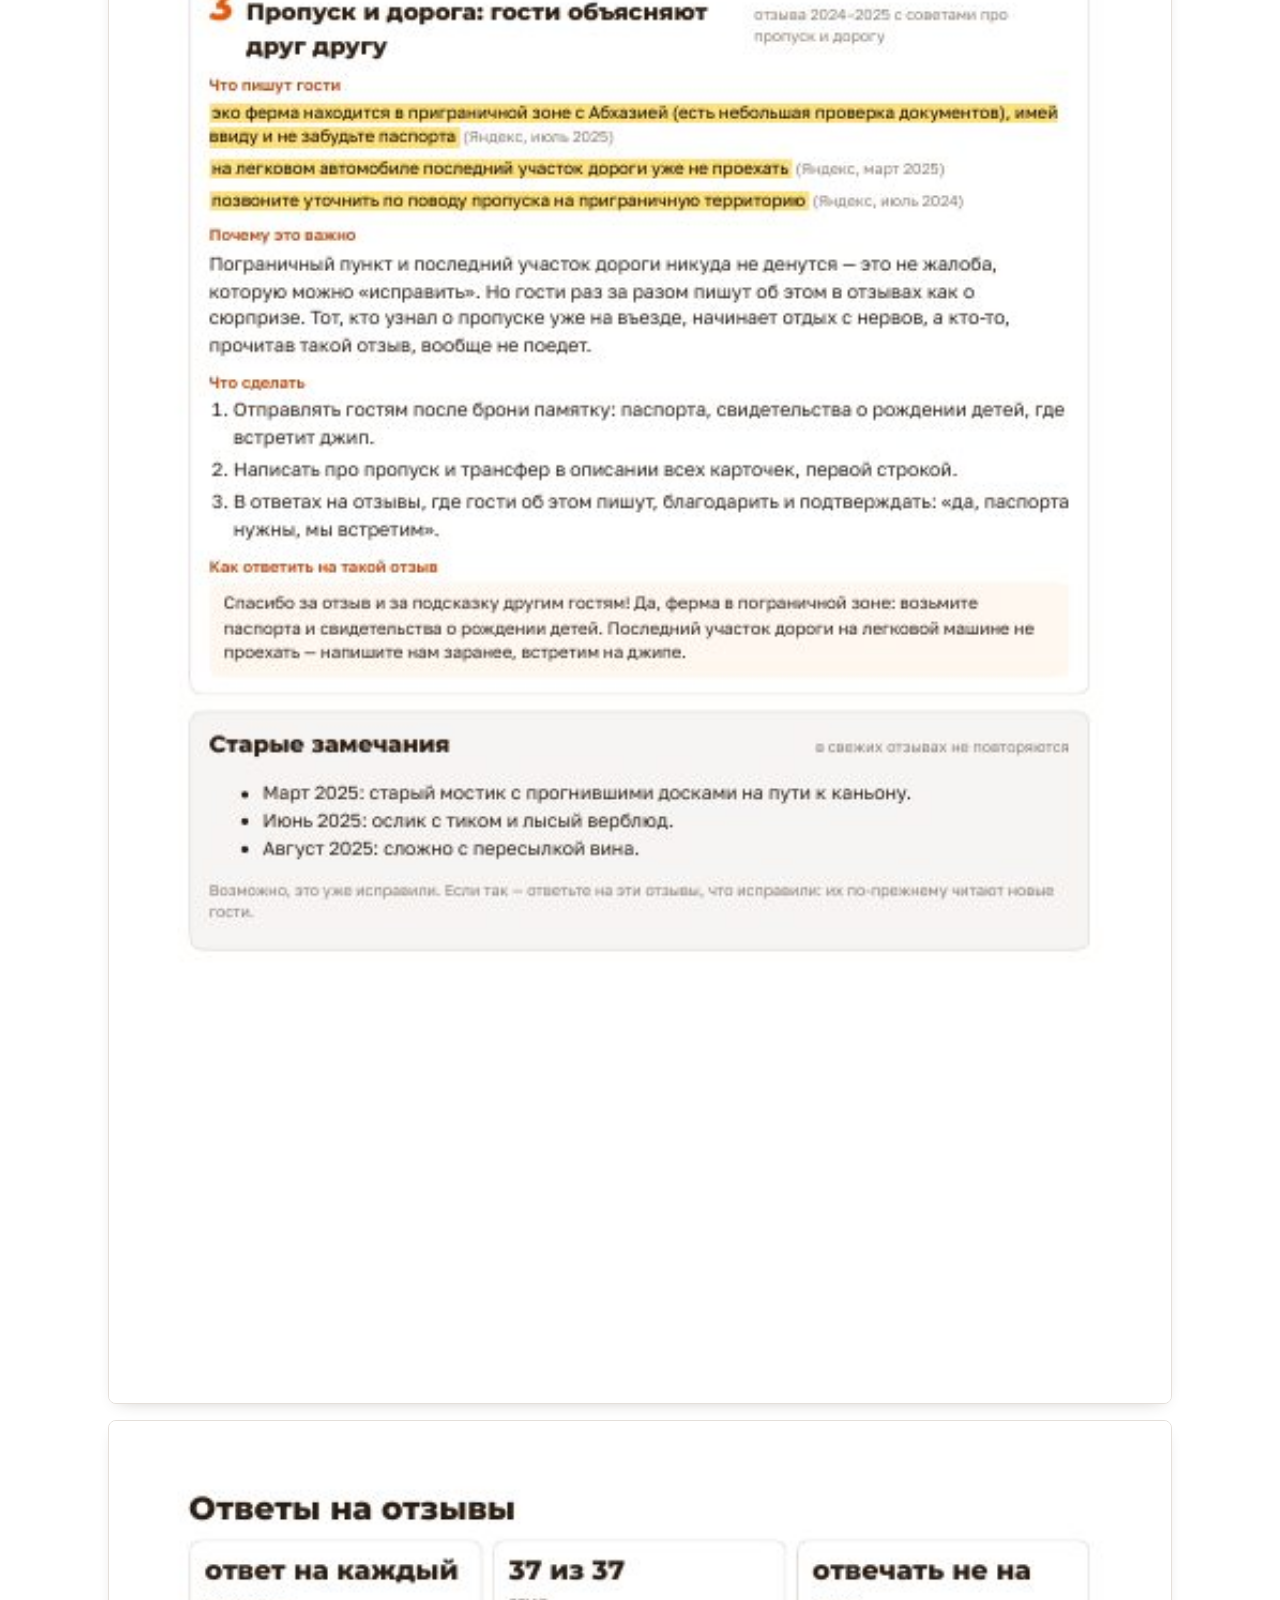
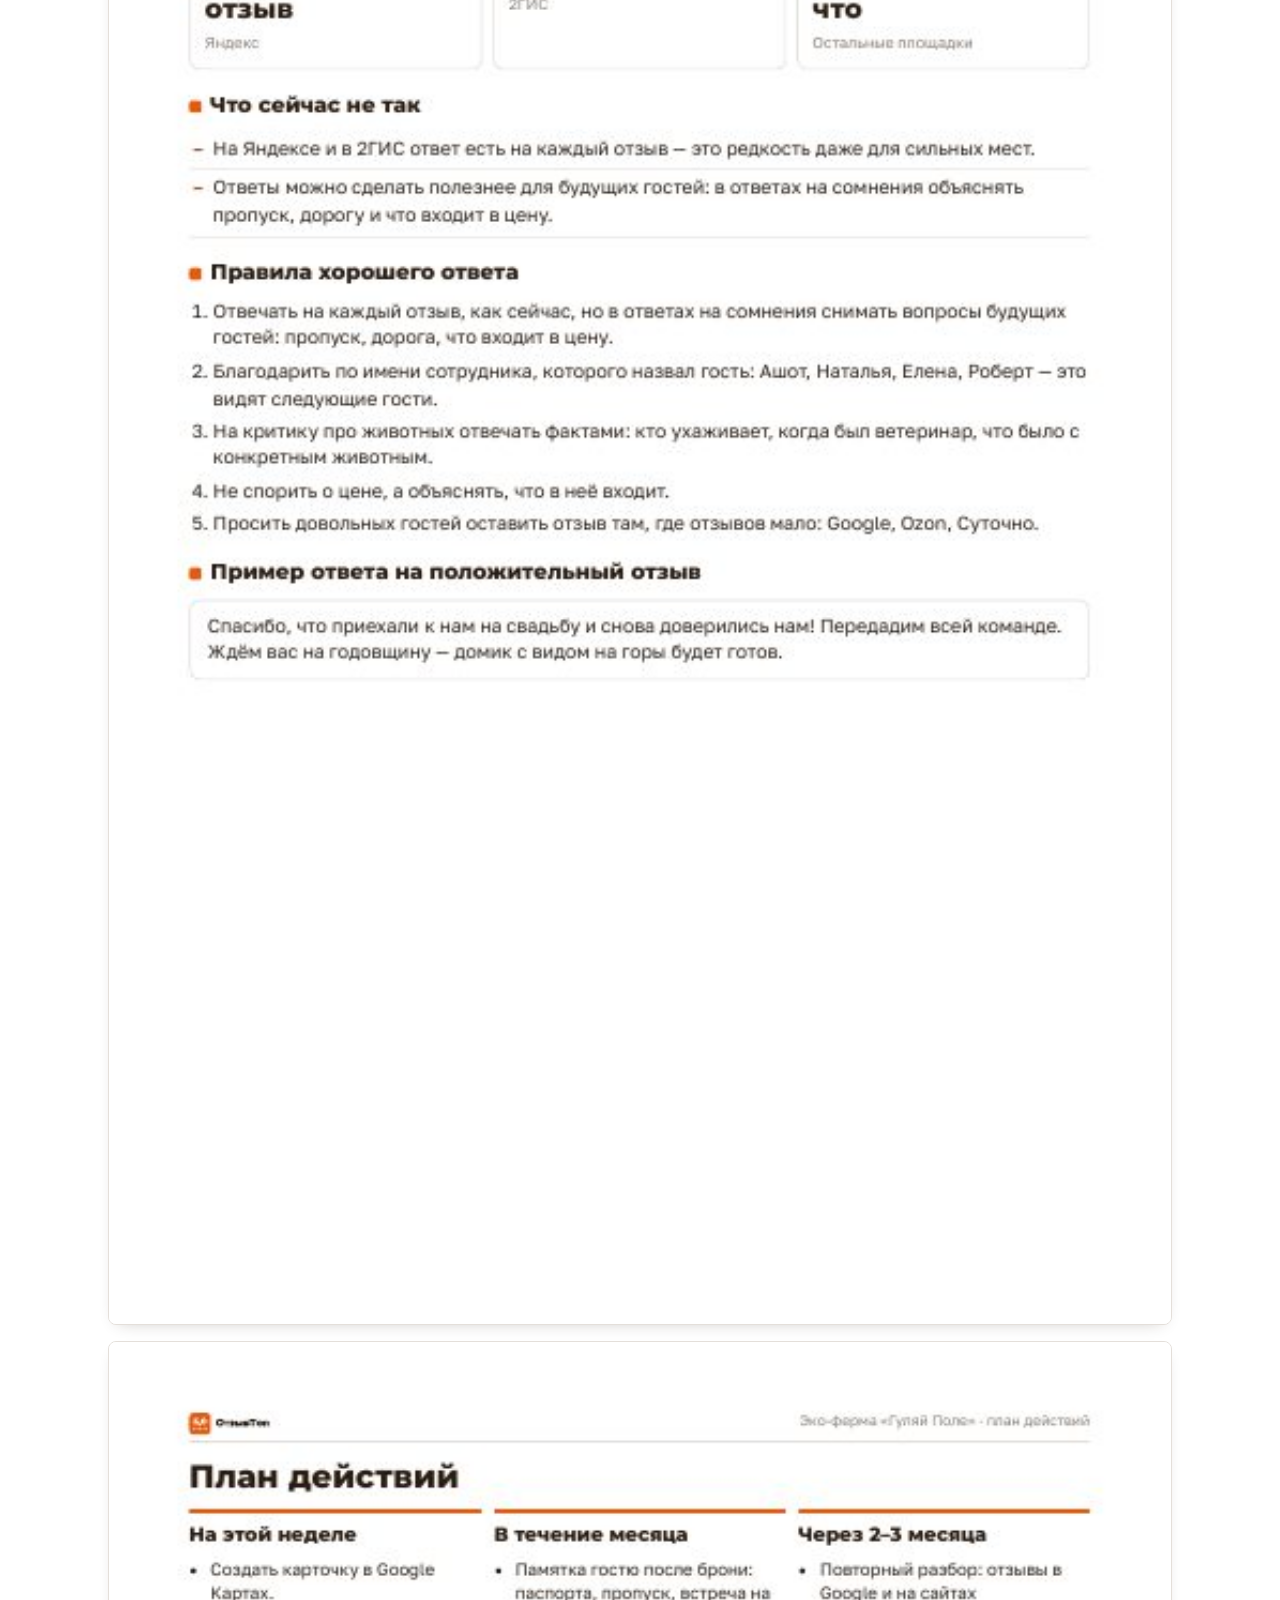
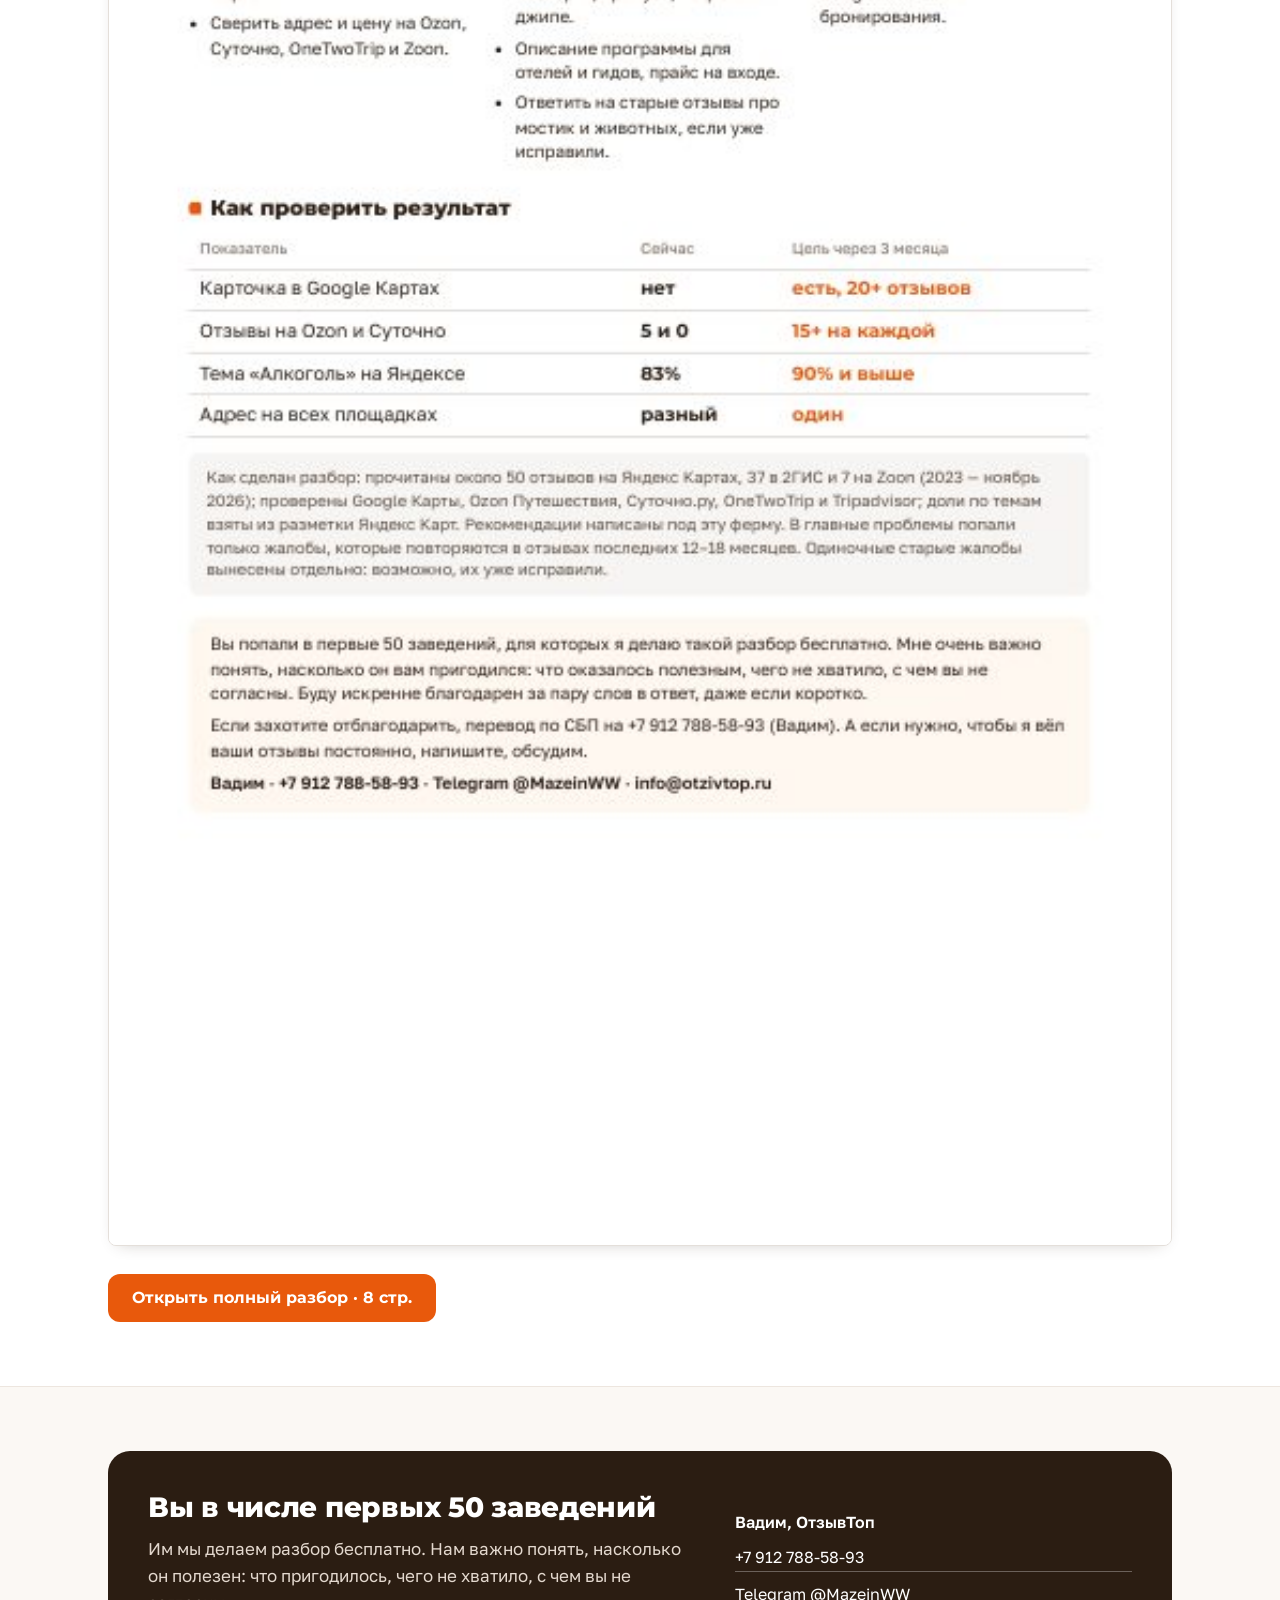
<file: r/88nn4f/index.html>
<!DOCTYPE html>
<html lang="ru">
<head>
<meta charset="utf-8">
<meta name="viewport" content="width=device-width, initial-scale=1">
<meta name="robots" content="noindex, nofollow">
<title>Разбор отзывов — Эко-ферма «Гуляй Поле» · ОтзывТоп</title>
<link rel="icon" href="/favicon.ico">
<link rel="preload" href="/fonts/montserrat-800.woff2" as="font" type="font/woff2" crossorigin>
<link rel="stylesheet" href="/style.css?v=5">
<style>
body.rv{margin:0;background:#FBF8F4;color:#3B3029;font:400 17px/1.6 "Golos Text",Arial,sans-serif}
.rv *{box-sizing:border-box}
.rv a{color:inherit}
.rv h1,.rv h2,.rv h3{font-family:Montserrat,Arial,sans-serif;color:#2B1D12;margin:0;letter-spacing:-.01em}
.rv .in{max-width:1120px;margin:0 auto;padding:0 28px}
.rv-bar{background:#fff;border-bottom:1px solid #EDE6DF;position:sticky;top:0;z-index:5}
.rv-bar .in{display:flex;align-items:center;justify-content:space-between;height:68px;gap:16px}
.rv-bar img{height:34px;display:block}
.rv-bar span{font-size:14px;color:#6F655E}
.rv-btn{display:inline-flex;align-items:center;justify-content:center;gap:8px;background:#E8590C;color:#fff!important;text-decoration:none;font:700 16px/1 Montserrat,Arial,sans-serif;padding:16px 24px;border-radius:12px;transition:background .15s}
.rv-btn:hover{background:#C94B08}
.rv-btn:focus-visible,.rv-ghost:focus-visible{outline:3px solid #2B1D12;outline-offset:3px}
.rv-ghost{display:inline-flex;align-items:center;justify-content:center;border:1.5px solid #2B1D12;color:#2B1D12;text-decoration:none;font:700 16px/1 Montserrat,Arial,sans-serif;padding:15px 22px;border-radius:12px}
.rv-ghost:hover{background:#2B1D12;color:#fff}
.rv-bar .rv-btn{padding:11px 16px;font-size:14px;border-radius:10px}

.rv-hero{background:linear-gradient(180deg,#FFF3E6 0%,#FBF8F4 100%);padding:56px 0 64px}
.rv-hero .in{display:grid;grid-template-columns:1.15fr .85fr;gap:48px;align-items:center}
.rv-kick{display:inline-block;background:#fff;border:1px solid #F3D9C4;color:#B8470A;font-weight:600;font-size:14px;padding:6px 12px;border-radius:999px;margin-bottom:18px}
.rv-hero h1{font-size:clamp(34px,4.6vw,56px);line-height:1.05;font-weight:800}
.rv-addr{color:#6F655E;margin:12px 0 22px;font-size:16px}
.rv-lead{font-size:20px;line-height:1.5;color:#2B1D12;margin:0 0 28px;max-width:34em}
.rv-lead mark{background:#FFE07A;padding:0 3px;border-radius:3px}
.rv-acts{display:flex;flex-wrap:wrap;gap:12px}
.rv-stack{position:relative;height:440px}
.rv-stack a{position:absolute;display:block;width:300px;border-radius:8px;overflow:hidden;box-shadow:0 18px 40px -12px rgba(43,29,18,.35);background:#fff;transition:transform .2s}
.rv-stack img{display:block;width:100%;height:auto}
.rv-stack a:nth-child(1){left:6%;top:30px;transform:rotate(-5deg)}
.rv-stack a:nth-child(2){left:30%;top:0;transform:rotate(3deg)}
.rv-stack a:hover{transform:rotate(0) scale(1.02);z-index:3}

.rv-sec{padding:64px 0}
.rv-sec h2{font-size:clamp(26px,3vw,34px);font-weight:800;margin-bottom:8px}
.rv-sub{color:#6F655E;margin:0 0 28px;max-width:46em}
.rv-white{background:#fff;border-top:1px solid #EDE6DF;border-bottom:1px solid #EDE6DF}

.rv-plats{display:grid;grid-template-columns:repeat(4,1fr);gap:14px}
.rv-plat{background:#FBF8F4;border-radius:14px;padding:18px 18px 16px;border:1px solid #EDE6DF;display:flex;flex-direction:column;gap:6px;min-height:170px}
.rv-plat .nm{font-weight:600;color:#2B1D12;font-size:15px}
.rv-plat .sc{font:800 40px/1 Montserrat,Arial,sans-serif;color:#2B1D12}
.rv-plat .ct{font-size:13px;color:#6F655E}
.rv-plat .is{font-size:14px;line-height:1.4;margin-top:auto;padding-top:8px;border-top:1px dashed #E0D6CC}
.rv-plat.ok .sc{color:#2F7D3B}
.rv-plat.bad{background:#FFF1E8;border-color:#F6CFB4}
.rv-plat.low .sc{color:#B8470A}
.rv-plat.none .sc{color:#C9BDB2}

.rv-two{display:grid;grid-template-columns:1.3fr 1fr;gap:40px;align-items:start}
.rv-sum p{margin:0 0 16px;font-size:18px}
.rv-gb{display:grid;gap:14px}
.rv-gb div{border-radius:14px;padding:18px 20px}
.rv-gb .g{background:#EEF6EE}.rv-gb .b{background:#FFF1E8}
.rv-gb h3{font-size:16px;margin-bottom:8px}
.rv-gb ul{margin:0;padding-left:20px}.rv-gb li{margin:4px 0}

.rv-probs{display:grid;grid-template-columns:repeat(3,1fr);gap:16px}
.rv-prob{background:#fff;border:1px solid #EDE6DF;border-radius:16px;padding:22px;display:flex;flex-direction:column;gap:10px}
.rv-prob .n{font:800 48px/1 Montserrat,Arial,sans-serif;color:#E8590C}
.rv-prob .sh{font-size:14px;color:#6F655E;margin-top:-6px}
.rv-prob h3{font-size:19px;line-height:1.25}
.rv-prob blockquote{margin:6px 0 0;padding:12px 14px;background:#FFF8E0;border-left:3px solid #F2C230;border-radius:0 8px 8px 0;font-size:15px;line-height:1.45}
.rv-prob cite{display:block;font-style:normal;font-size:12px;color:#8A7E74;margin-top:6px}
.rv-old{margin-top:18px;background:#F4F0EB;border-radius:14px;padding:18px 22px;font-size:15px}.rv-old h3{font-size:16px;margin-bottom:6px}.rv-old ul{margin:0 0 8px;padding-left:20px}.rv-old p{margin:0;color:#6F655E}
.rv-lock{margin-top:auto;font-size:14px;color:#B8470A;font-weight:600}

.rv-bars{display:grid;gap:12px;max-width:760px}
.rv-bar-row{display:grid;grid-template-columns:240px 1fr 56px;gap:14px;align-items:center;font-size:15px}
.rv-track{height:12px;background:#EFE8E1;border-radius:99px;overflow:hidden}
.rv-track i{display:block;height:100%;background:#E8590C;border-radius:99px}
.rv-bar-row b{font-family:Montserrat,Arial,sans-serif;text-align:right}
.rv-note-s{font-size:14px;color:#6F655E;margin-top:16px}

.rv-pages{display:grid;grid-template-columns:repeat(var(--n),1fr);gap:16px;margin:8px 0 28px}
.rv-pages a{display:block;border-radius:8px;overflow:hidden;border:1px solid #E4DFDA;background:#fff;box-shadow:0 6px 16px -10px rgba(43,29,18,.3);transition:transform .15s}
.rv-pages a:hover{transform:translateY(-3px)}
.rv-pages img{display:block;width:100%;height:auto}

.rv-final{background:#2B1D12;color:#F3EBE3;border-radius:22px;padding:40px;display:grid;grid-template-columns:1.4fr 1fr;gap:32px;align-items:center}
.rv-final h2{color:#fff;font-size:28px;margin-bottom:12px}
.rv-final p{margin:0 0 10px;color:#E3D8CE}
.rv-final .rv-ghost{border-color:#fff;color:#fff}.rv-final .rv-ghost:hover{background:#fff;color:#2B1D12}
.rv-contact{display:grid;gap:10px;font-size:16px}
.rv-contact a{color:#fff;text-decoration:none;border-bottom:1px solid rgba(255,255,255,.3)}
.rv-foot{text-align:center;font-size:13px;color:#8A7E74;padding:28px 0 40px}

@media (max-width:900px){
 .rv-hero .in,.rv-two,.rv-final{grid-template-columns:1fr}
 .rv-stack{height:340px;max-width:420px}
 .rv-stack a{width:220px}
 .rv-plats{grid-template-columns:repeat(2,1fr)}
 .rv-probs{grid-template-columns:1fr}
 .rv-pages{grid-template-columns:repeat(4,1fr)}
}
@media (max-width:560px){
 .rv .in{padding:0 18px}
 .rv-bar span{display:none}
 .rv-hero{padding:36px 0 40px}
 .rv-lead{font-size:18px}
 .rv-acts a{width:100%}
 .rv-plats{grid-template-columns:1fr}
 .rv-plat{min-height:0}
 .rv-pages{grid-template-columns:repeat(3,1fr)}
 .rv-bar-row{grid-template-columns:1fr 48px}.rv-track{grid-column:1/-1;order:3}
 .rv-final{padding:28px 22px}
 .rv-sec{padding:44px 0}
}
@media (prefers-reduced-motion:reduce){.rv *{transition:none!important}}
</style>
</head>
<body class="rv">
<header class="rv-bar"><div class="in"><a href="/" aria-label="ОтзывТоп — на главную"><img src="/img/logo.svg" alt="ОтзывТоп"></a><span>Разбор отзывов · ноябрь 2026</span><a class="rv-btn" href="razbor.pdf" target="_blank" rel="noopener">Скачать PDF</a></div></header>
<main>
<section class="rv-hero"><div class="in">
 <div>
  <span class="rv-kick">Разбор сделан для вас бесплатно</span>
  <h1>Эко-ферма «Гуляй Поле»</h1>
  <p class="rv-addr">Ермоловка, Ермоловская улица, 7 · отзывы за 2023 — ноябрь 2026</p>
  <p class="rv-lead">На Яндексе и в 2ГИС у «Гуляй Поля» 5,0 и ответ на каждый отзыв. Но в Google Картах фермы нет: по запросу «Гуляй поле» Google строит маршрут к одноимённому городу за 1 044 км.</p>
  <div class="rv-acts"><a class="rv-btn" href="razbor.pdf" target="_blank" rel="noopener">Открыть полный разбор · 8 стр.</a><a class="rv-ghost" href="#plats">Смотреть кратко</a></div>
 </div>
 <div class="rv-stack"><a href='razbor.pdf' target='_blank' rel='noopener' aria-label='Открыть разбор, страница 1'><img src='p-2.jpg' alt='' width='300' height='424'></a><a href='razbor.pdf' target='_blank' rel='noopener' aria-label='Открыть разбор, страница 2'><img src='p-1.jpg' alt='' width='300' height='424'></a></div>
</div></section>

<section class="rv-sec rv-white" id="plats"><div class="in">
 <h2>Оценки на всех площадках</h2>
 <p class="rv-sub">Проверили 8 площадок, где гости ищут и оценивают вас. Оранжевым отмечено то, что стоит поправить.</p>
 <div class="rv-plats"><div class='rv-plat ok'><span class='nm'>Яндекс Карты</span><span class='sc'>5,0</span><span class='ct'>109 отзывов</span><span class='is'>Отлично: награда «Хорошее место 2026», ответ на каждый отзыв</span></div><div class='rv-plat ok'><span class='nm'>2ГИС</span><span class='sc'>5,0</span><span class='ct'>37 отзывов</span><span class='is'>Отлично: ответ на каждый отзыв</span></div><div class='rv-plat none bad'><span class='nm'>Google Карты</span><span class='sc'>—</span><span class='ct'>нет данных</span><span class='is'>Карточки нет: по запросу «Гуляй поле» Google строит маршрут к одноимённому городу за 1 044 км</span></div><div class='rv-plat ok bad'><span class='nm'>Zoon</span><span class='sc'>4,9</span><span class='ct'>10 оценок, 7 отзывов</span><span class='is'>Все 7 отзывов за 4 дня сентября 2024; ферма в разделе «туры» Краснодара</span></div><div class='rv-plat ok bad'><span class='nm'>Ozon Путешествия</span><span class='sc'>5,0</span><span class='ct'>5 отзывов</span><span class='is'>Адрес «земельный участок 7», в заголовке цена «от 4 909 ₽»</span></div><div class='rv-plat none bad'><span class='nm'>Суточно.ру</span><span class='sc'>—</span><span class='ct'>0</span><span class='is'>Отзывов нет; место указано как «Черешня»</span></div><div class='rv-plat none bad'><span class='nm'>OneTwoTrip</span><span class='sc'>—</span><span class='ct'>0</span><span class='is'>Отзывов нет; указано «Адлер, 13,6 км от центра»</span></div><div class='rv-plat none bad'><span class='nm'>Tripadvisor</span><span class='sc'>—</span><span class='ct'>нет данных</span><span class='is'>Фермы нет; под этим именем только ресторан в Волгограде</span></div></div>
</div></section>

<section class="rv-sec"><div class="in rv-two">
 <div class="rv-sum"><h2>Главное за минуту</h2><p class="rv-sub" style="margin-bottom:20px">Прочитали 95 отзывов.</p><p>«Гуляй Поле» на Яндексе и в 2ГИС — образцовая карточка: 5,0, награда «Хорошее место 2026» и ответ на каждый отзыв. Гости хвалят виды на горы, ухоженных животных, сыроварню, мороженое собственного производства и людей — Ашота, Наталью, Елену, водителей Роберта и Арсена.</p><p>Слабое место — не отзывы, а то, где ферму можно найти. В Google Картах её нет: по запросу «Гуляй поле» Google строит маршрут к одноимённому городу за 1 044 км. На Tripadvisor, Суточно и OneTwoTrip отзывов нет, а адрес и цены на сайтах бронирования расходятся.</p><p>Сомнения гостей, которые повторяются, — про цену экскурсии и ожидания («продавали как для детей») и про пропуск и дорогу, о которых гости предупреждают друг друга сами. Отдельные старые замечания про мостик и животных в свежих отзывах не повторяются.</p></div>
 <div class="rv-gb"><div class="g"><h3>Что работает</h3><ul><li>Виды на горы и тишина</li><li>Ухоженные животные, верблюдица Зухра</li><li>Сыр, мороженое, шашлык и форель</li><li>Персонал, которого гости называют по имени</li></ul></div><div class="b"><h3>Что мешает</h3><ul><li>Нет карточки в Google Картах</li><li>Цена экскурсии не совпадает с ожиданиями</li><li>Про пропуск и дорогу гости узнают из чужих отзывов</li><li>Разные адреса и цены на сайтах бронирования</li></ul></div></div>
</div></section>

<section class="rv-sec rv-white"><div class="in">
 <h2>Три главные проблемы</h2>
 <p class="rv-sub">Только то, что повторяется в свежих отзывах. По каждой в разборе — почему она бьёт по рейтингу, что сделать и готовый ответ.</p>
 <div class="rv-probs"><article class='rv-prob'><span class='n'>0</span><span class='sh'>отзывов в Google, на Tripadvisor, Суточно и OneTwoTrip</span><h3>Ферму не найти вне Яндекса и 2ГИС</h3><blockquote>Google Карты ведут к одноимённому городу за 1 044 км<cite>проверка, 26 ноября 2026</cite></blockquote><span class='rv-lock'>Что сделать и готовый ответ — в разборе</span></article><article class='rv-prob'><span class='n'>3</span><span class='sh'>отзыва снизили оценку из-за цены</span><h3>Цена экскурсии и ожидания</h3><blockquote>1 взрослый и 3 ребенка отдали 8600 без еды и прочих допопов. По мне очень дорого<cite>Яндекс, июнь 2025</cite></blockquote><span class='rv-lock'>Что сделать и готовый ответ — в разборе</span></article><article class='rv-prob'><span class='n'>3</span><span class='sh'>отзыва 2024–2025 с советами про пропуск и дорогу</span><h3>Пропуск и дорога: гости объясняют друг другу</h3><blockquote>эко ферма находится в приграничной зоне с Абхазией (есть небольшая проверка документов), имей ввиду и не забудьте паспорта<cite>Яндекс, июль 2025</cite></blockquote><span class='rv-lock'>Что сделать и готовый ответ — в разборе</span></article></div>
 <div class='rv-old'><h3>Старые замечания — в свежих отзывах не повторяются</h3><ul><li>Март 2025: старый мостик с прогнившими досками на пути к каньону.</li><li>Июнь 2025: ослик с тиком и лысый верблюд.</li><li>Август 2025: сложно с пересылкой вина.</li></ul><p>Возможно, это уже исправили. Тогда стоит ответить на эти отзывы — их всё ещё читают новые гости.</p></div>
</div></section>

<section class="rv-sec"><div class="in">
 <h2>Доля положительных отзывов по темам</h2>
 <p class="rv-sub">По разметке Яндекс Карт на 26 ноября 2026. Темы «С детьми» (27 отзывов) и «Расположение» (15) — 100% положительных.</p>
 <div class="rv-bars"><div class='rv-bar-row'><span>Алкоголь, 15 отзывов</span><div class='rv-track'><i style='width:83%'></i></div><b>83%</b></div><div class='rv-bar-row'><span>Прогулки, 25 отзывов</span><div class='rv-track'><i style='width:96%'></i></div><b>96%</b></div><div class='rv-bar-row'><span>Кухня, 38 отзывов</span><div class='rv-track'><i style='width:97%'></i></div><b>97%</b></div><div class='rv-bar-row'><span>Персонал, 57 отзывов</span><div class='rv-track'><i style='width:98%'></i></div><b>98%</b></div><div class='rv-bar-row'><span>Атмосфера, 51 отзыв</span><div class='rv-track'><i style='width:100%'></i></div><b>100%</b></div></div>
</div></section>

<section class="rv-sec rv-white"><div class="in">
 <h2>Что внутри полного разбора</h2>
 <p class="rv-sub">Цитаты гостей, план на неделю, месяц и три месяца, готовые ответы на отзывы и цифры, по которым видно результат.</p>
 <div class="rv-pages"><a href='razbor.pdf' target='_blank' rel='noopener' aria-label='Страница 1'><img src='p-1.jpg' alt='Страница 1 разбора' loading='lazy' width='140' height='198'></a><a href='razbor.pdf' target='_blank' rel='noopener' aria-label='Страница 2'><img src='p-2.jpg' alt='Страница 2 разбора' loading='lazy' width='140' height='198'></a><a href='razbor.pdf' target='_blank' rel='noopener' aria-label='Страница 3'><img src='p-3.jpg' alt='Страница 3 разбора' loading='lazy' width='140' height='198'></a><a href='razbor.pdf' target='_blank' rel='noopener' aria-label='Страница 4'><img src='p-4.jpg' alt='Страница 4 разбора' loading='lazy' width='140' height='198'></a><a href='razbor.pdf' target='_blank' rel='noopener' aria-label='Страница 5'><img src='p-5.jpg' alt='Страница 5 разбора' loading='lazy' width='140' height='198'></a><a href='razbor.pdf' target='_blank' rel='noopener' aria-label='Страница 6'><img src='p-6.jpg' alt='Страница 6 разбора' loading='lazy' width='140' height='198'></a><a href='razbor.pdf' target='_blank' rel='noopener' aria-label='Страница 7'><img src='p-7.jpg' alt='Страница 7 разбора' loading='lazy' width='140' height='198'></a><a href='razbor.pdf' target='_blank' rel='noopener' aria-label='Страница 8'><img src='p-8.jpg' alt='Страница 8 разбора' loading='lazy' width='140' height='198'></a></div>
 <a class="rv-btn" href="razbor.pdf" target="_blank" rel="noopener">Открыть полный разбор · 8 стр.</a>
</div></section>

<section class="rv-sec"><div class="in">
 <div class="rv-final">
  <div><h2>Вы в числе первых 50 заведений</h2>
   <p>Им мы делаем разбор бесплатно. Нам важно понять, насколько он полезен: что пригодилось, чего не хватило, с чем вы не согласны.</p>
   <p>Будем благодарны за пару слов в ответ.</p></div>
  <div class="rv-contact"><b style="color:#fff">Вадим, ОтзывТоп</b>
   <a href="tel:+79127885893">+7 912 788-58-93</a>
   <a href="https://t.me/MazeinWW">Telegram @MazeinWW</a>
   <a href="mailto:info@otzivtop.ru?subject=Разбор отзывов — Гуляй Поле">info@otzivtop.ru</a></div>
 </div>
</div></section>
</main>
<p class="rv-foot">Страница открывается только по ссылке и не видна в поиске. Данные из открытых отзывов, ноябрь 2026.</p>
<script src="/metrika.js" defer></script>
</body>
</html>
</file>
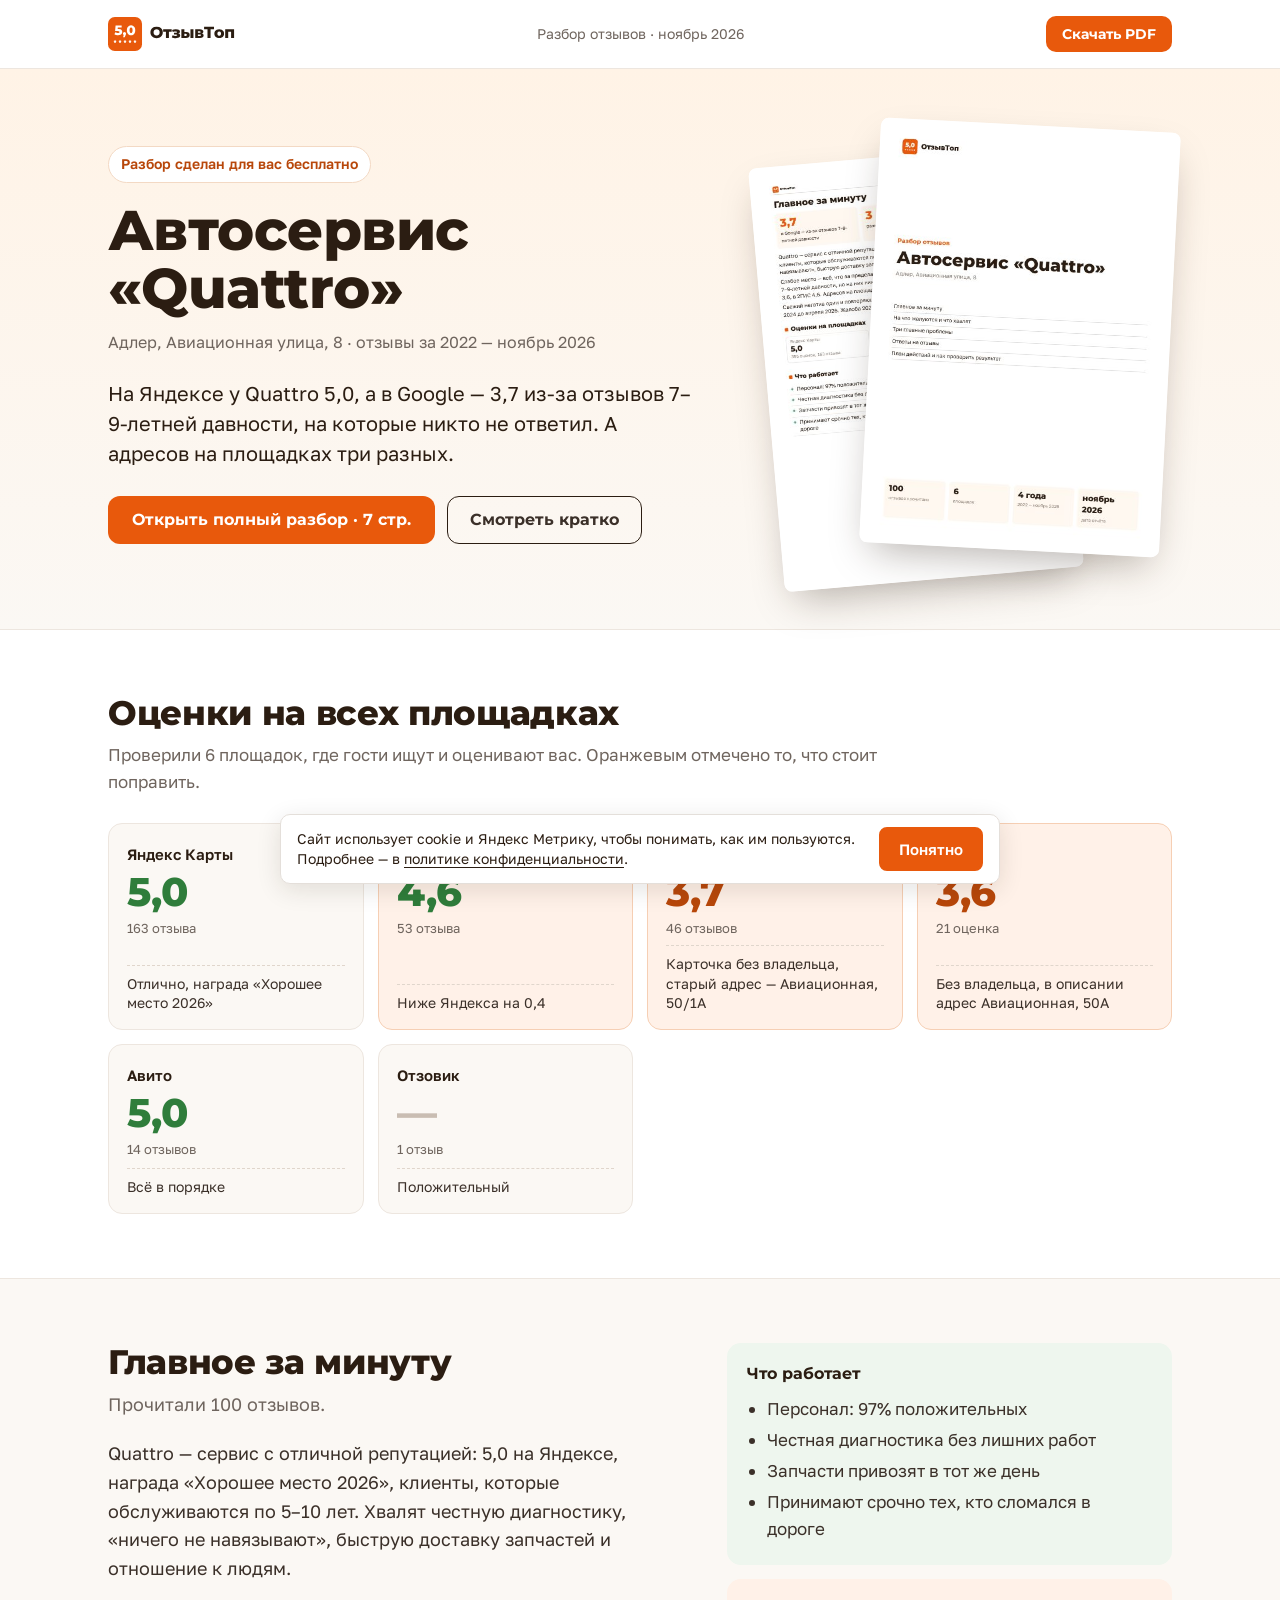
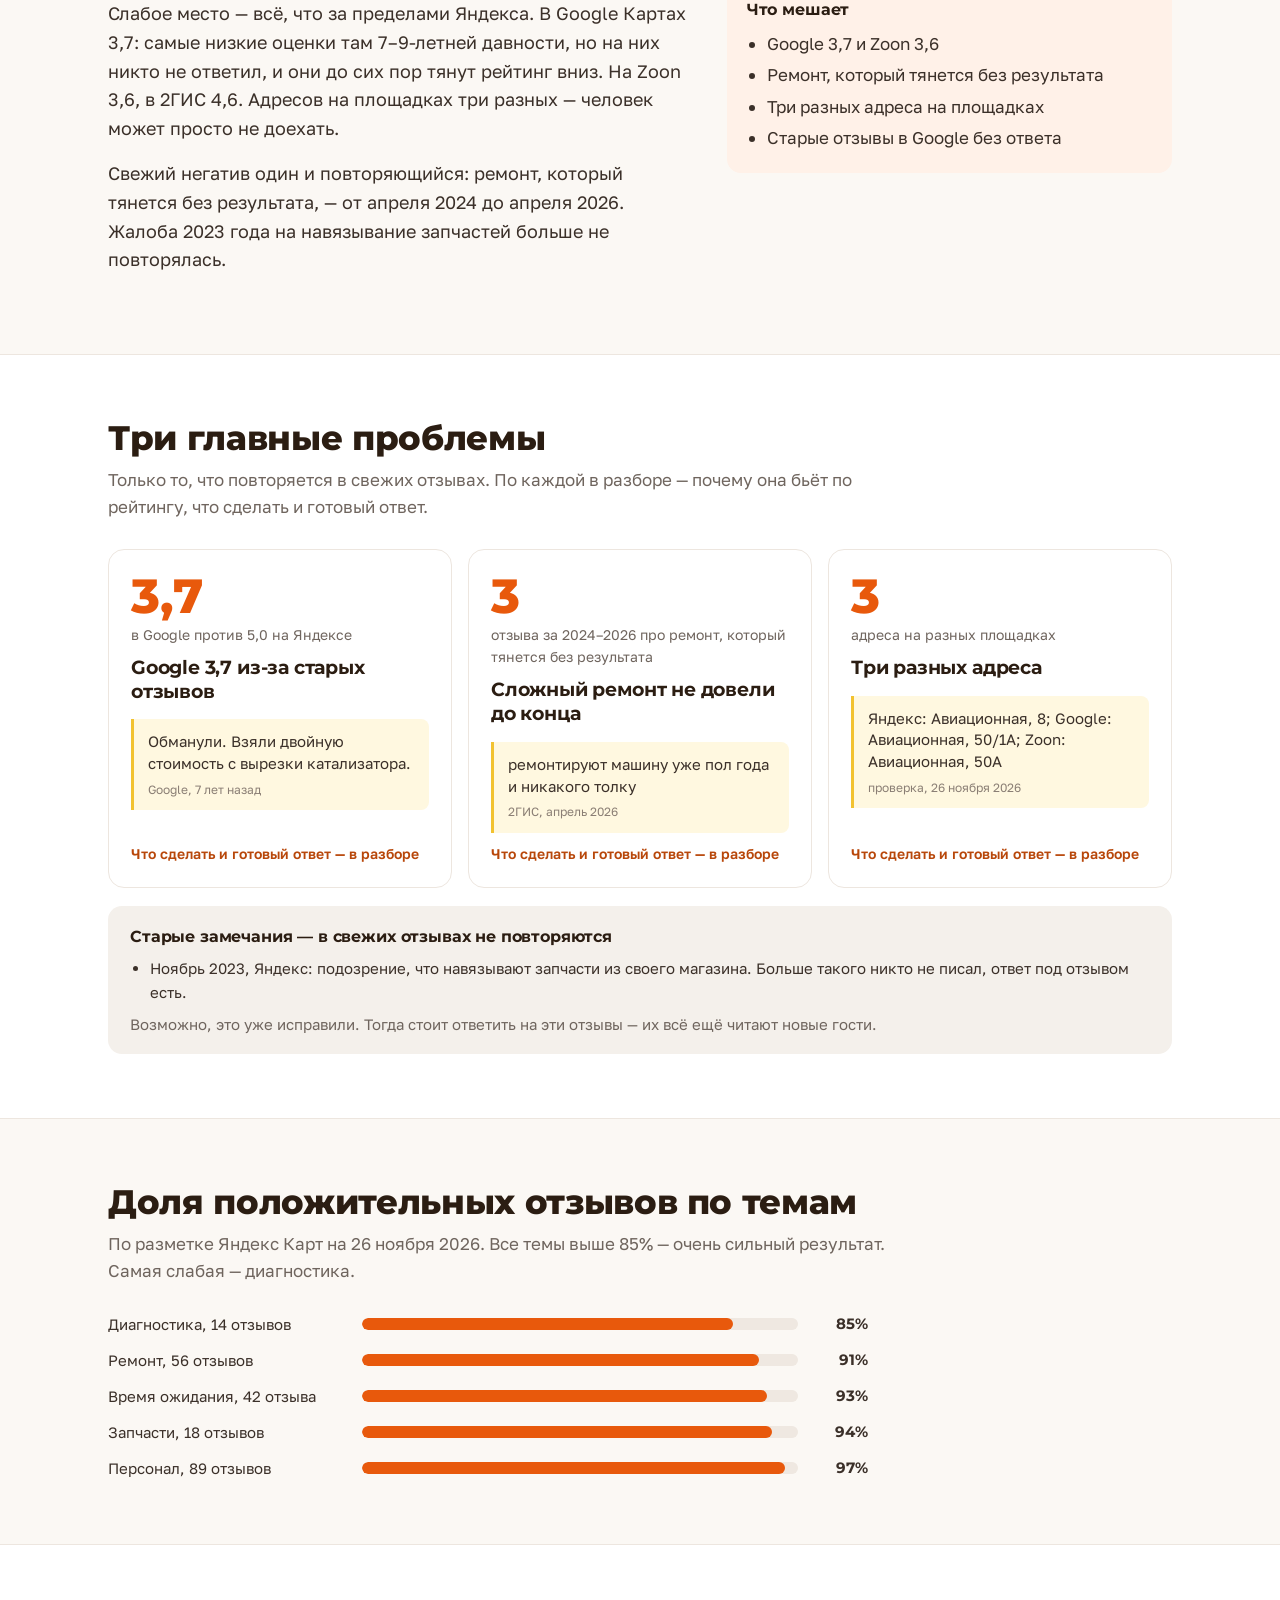
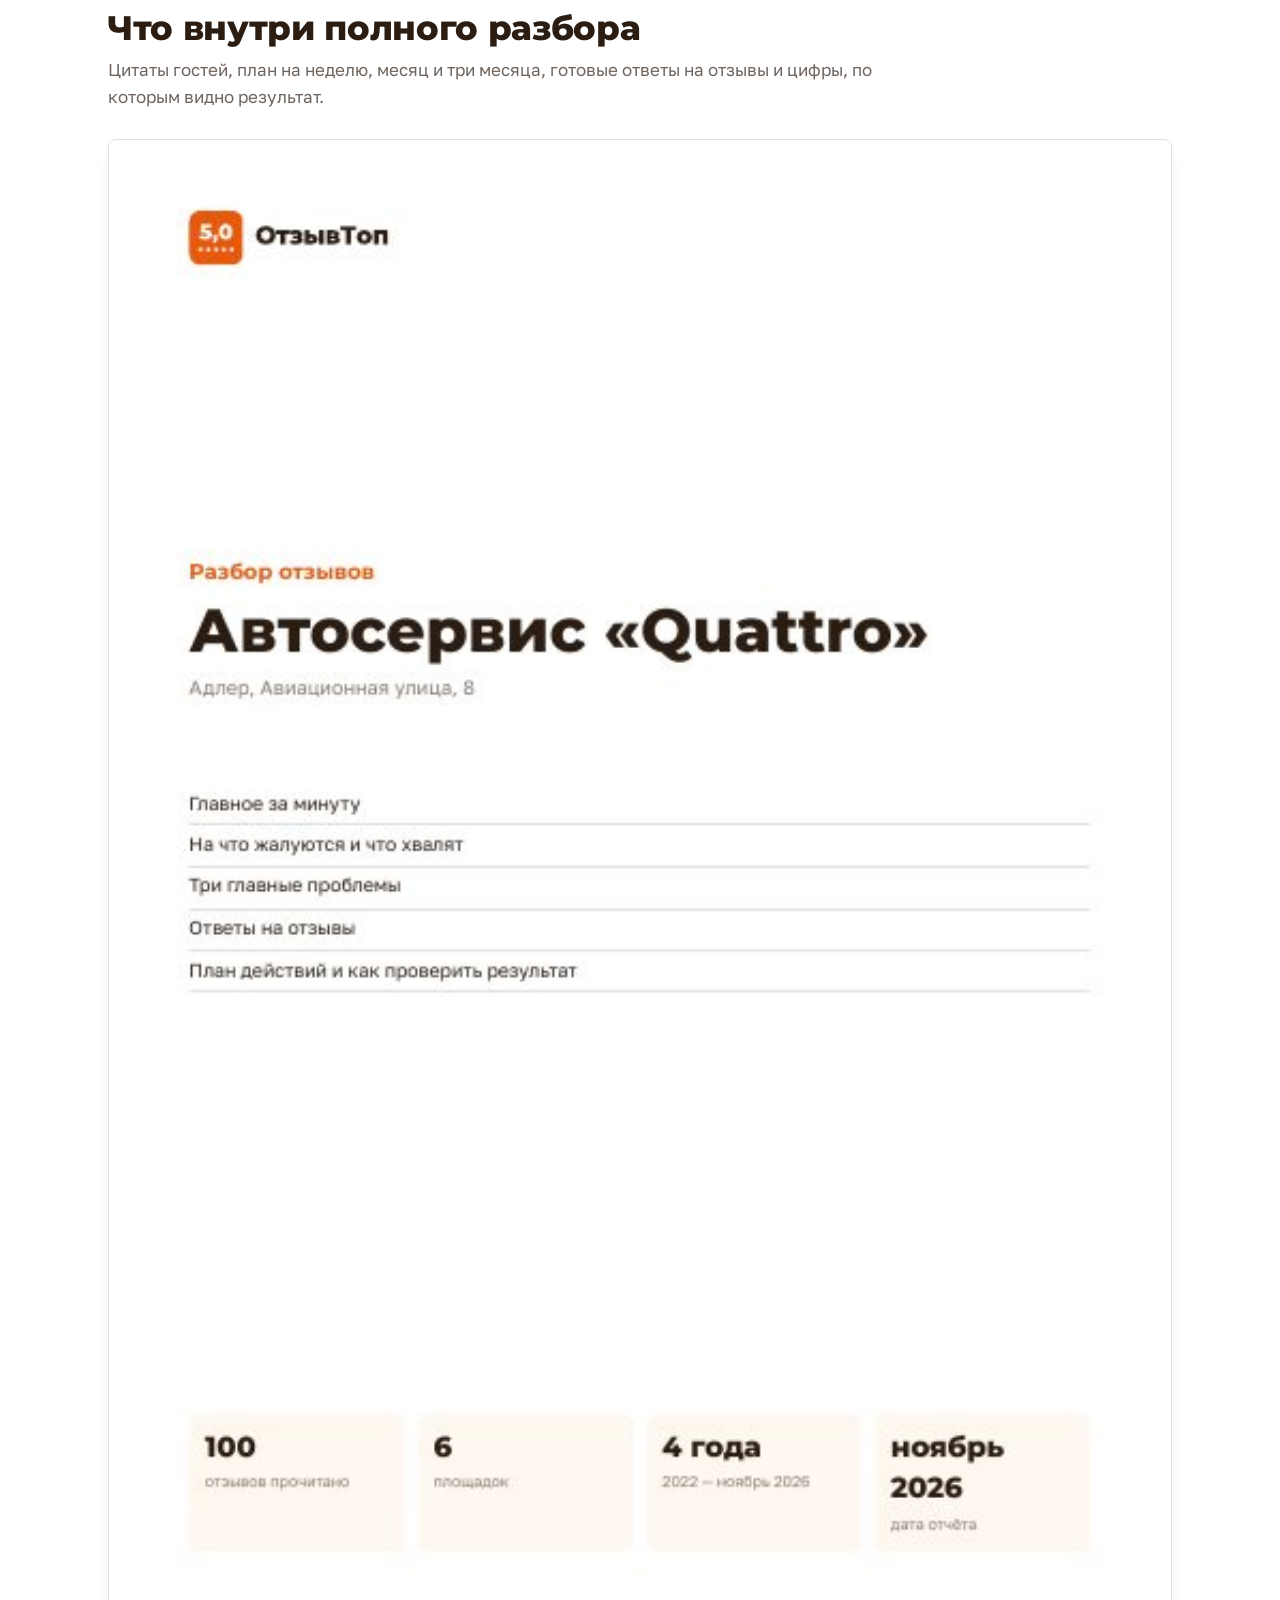
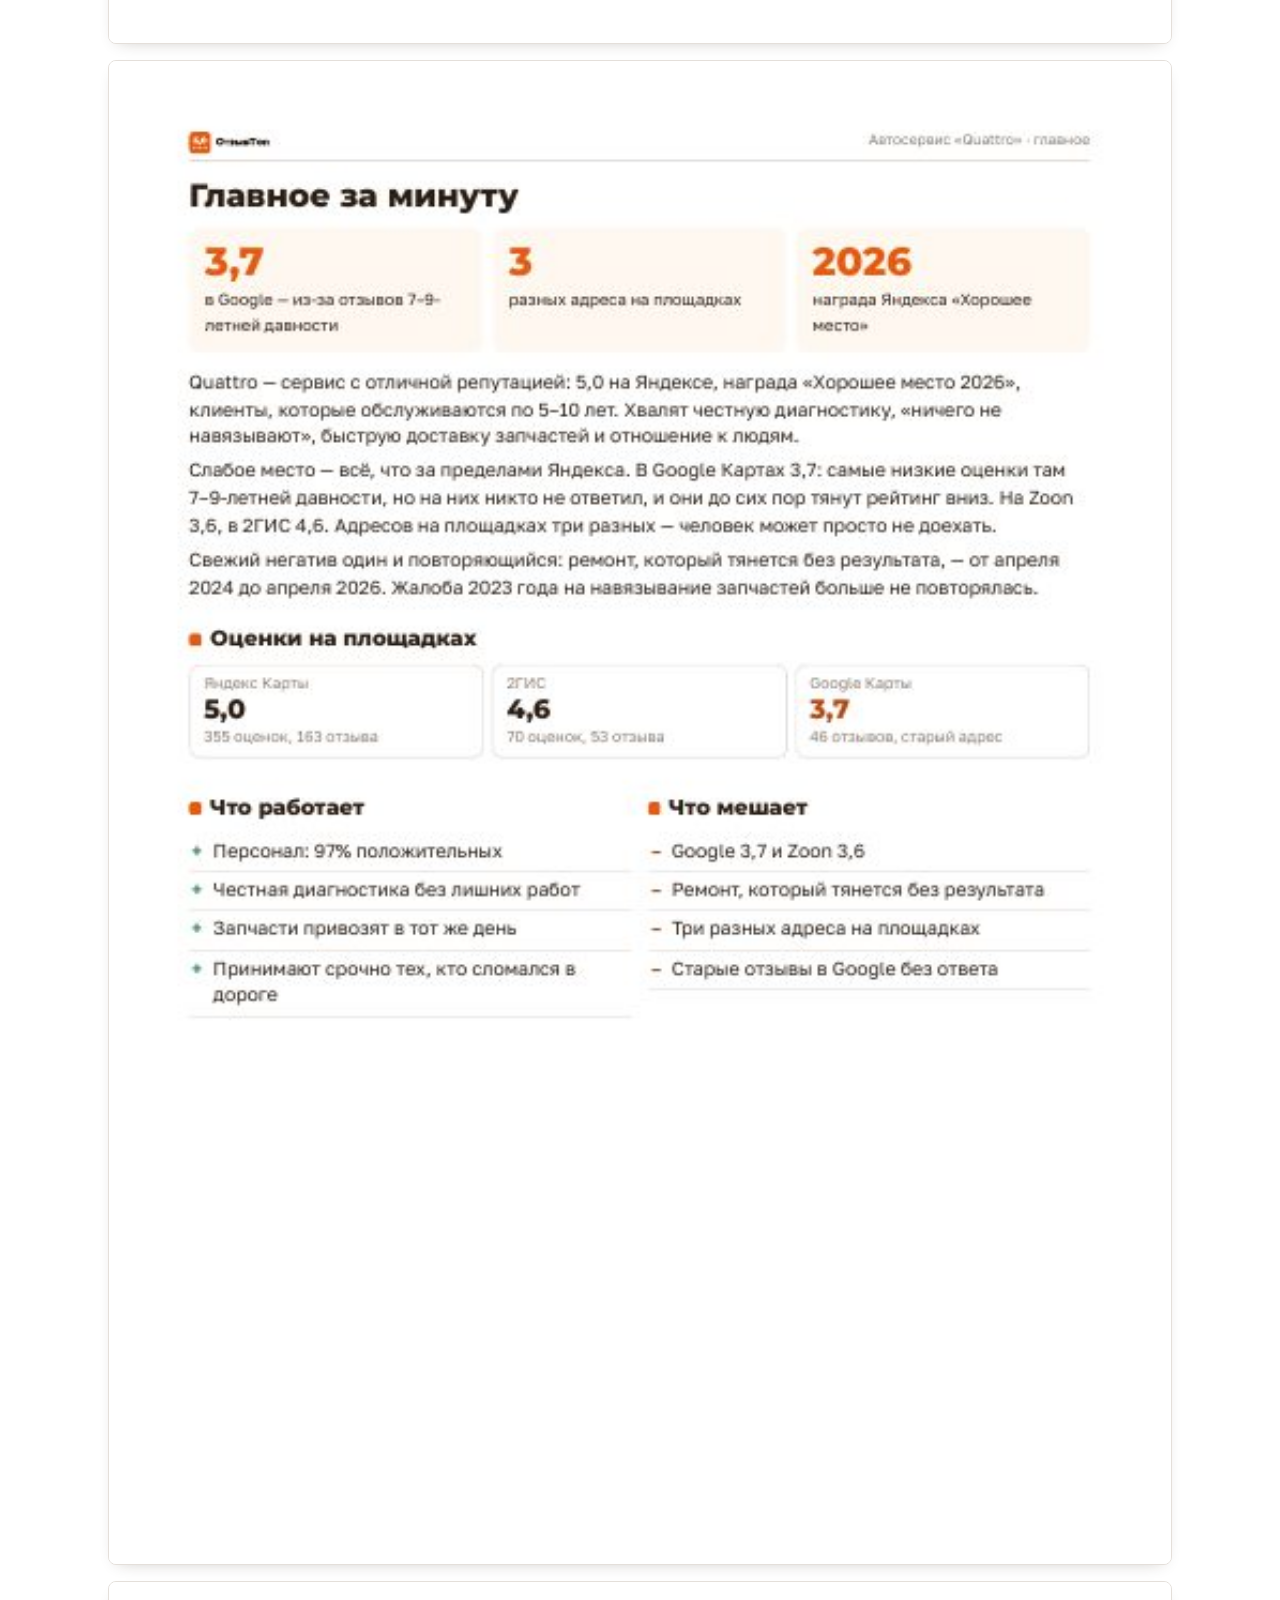
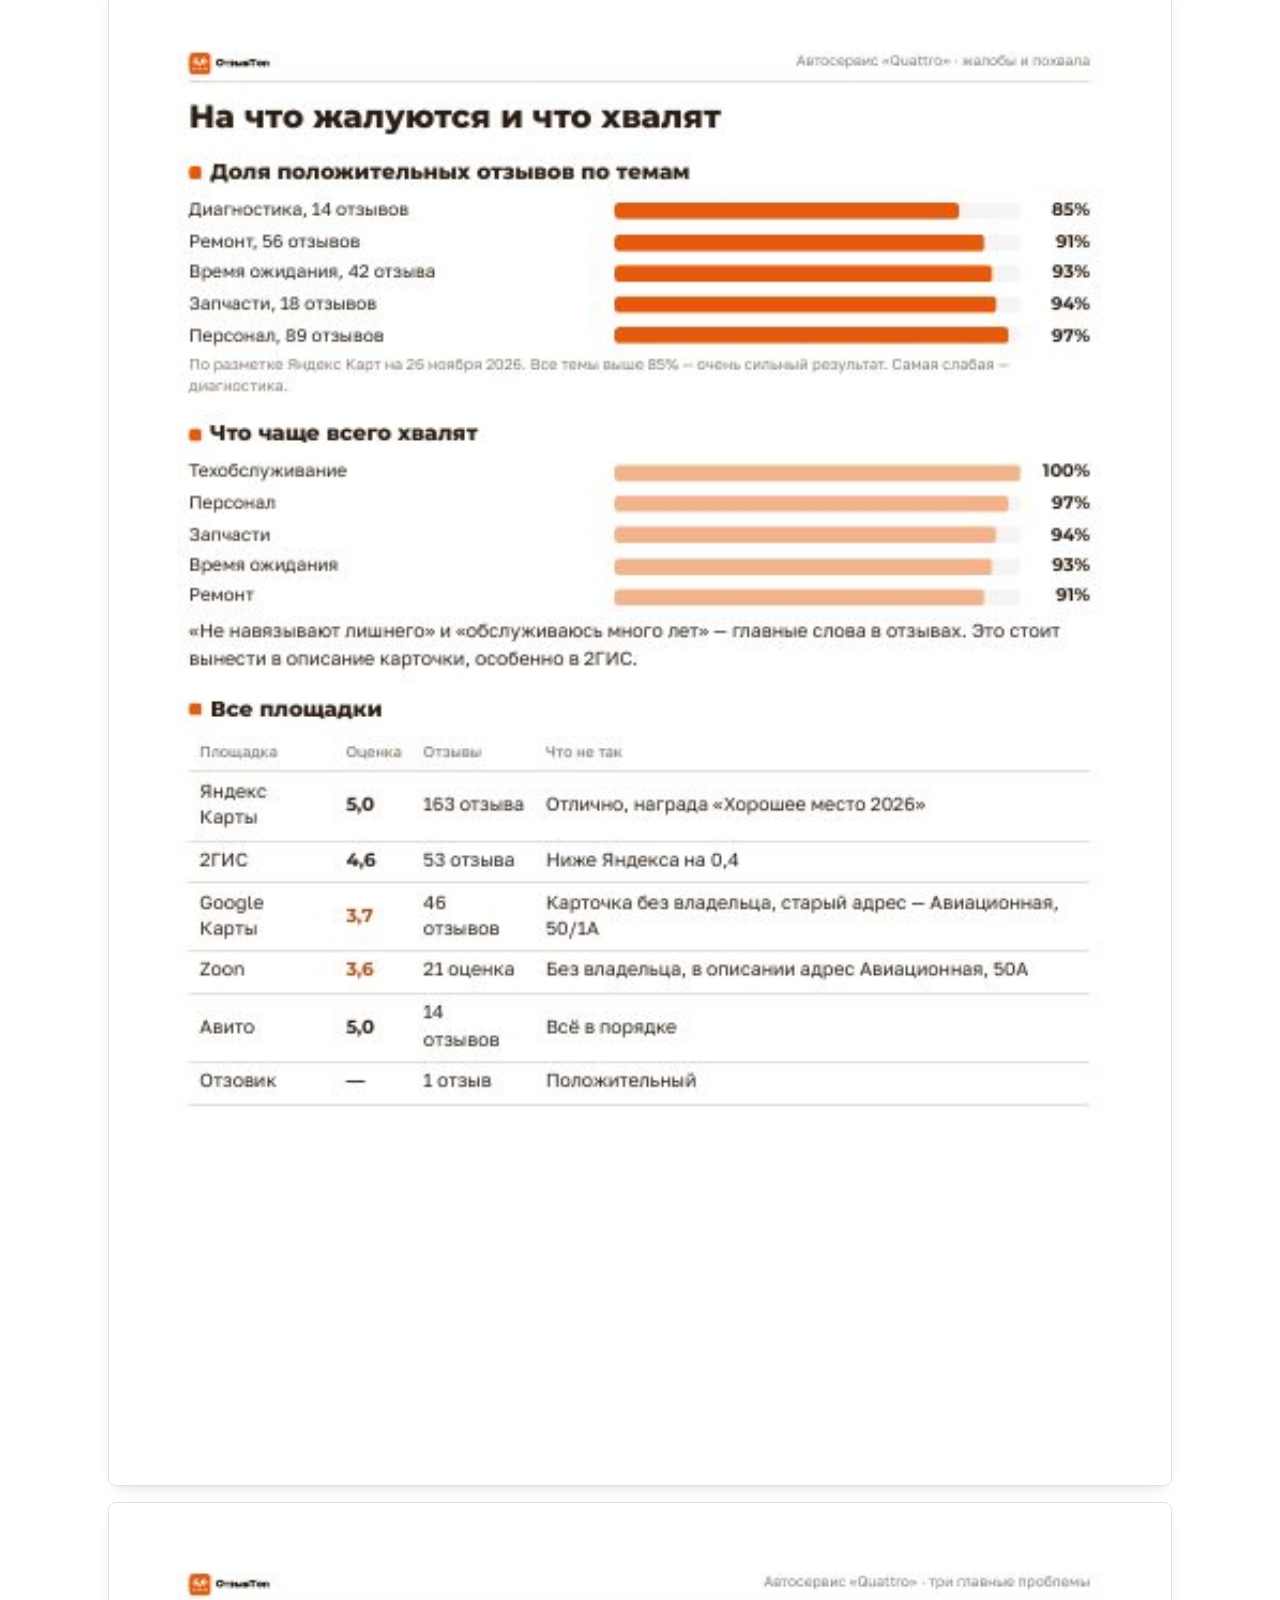
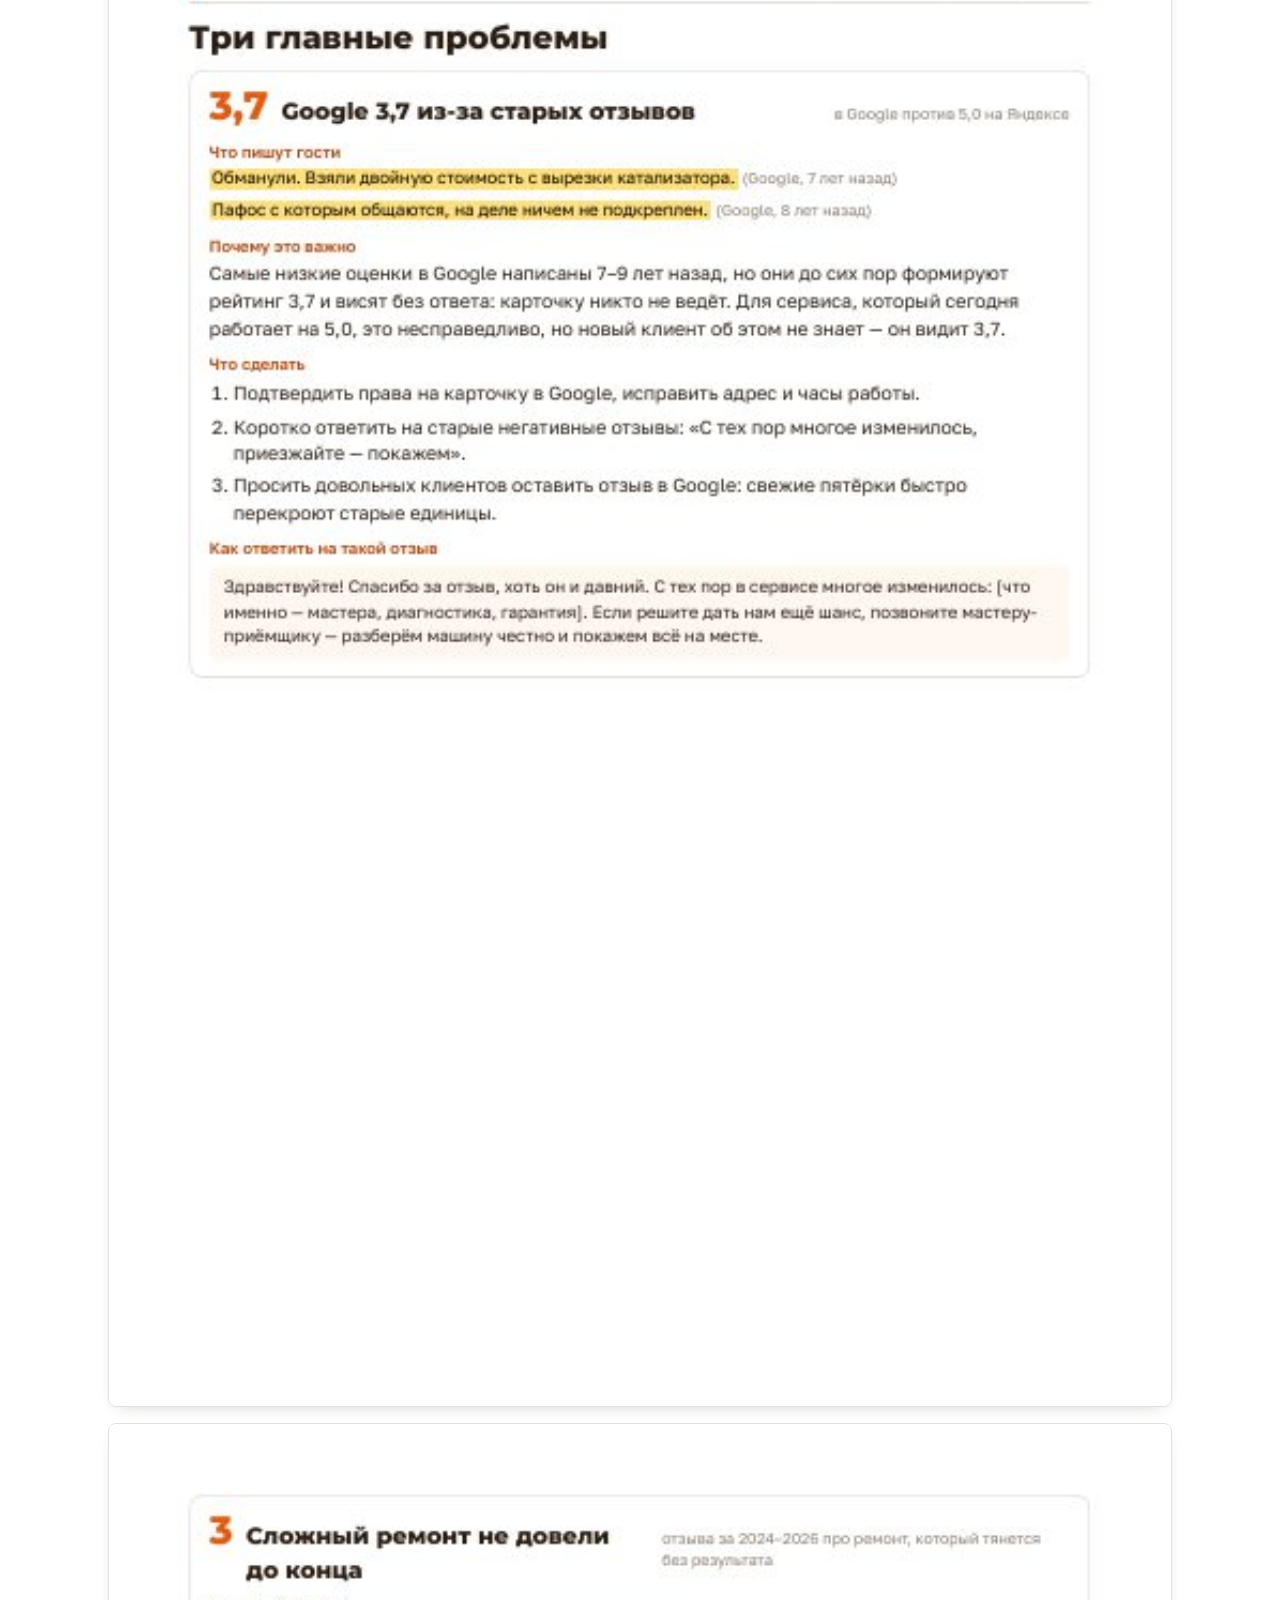
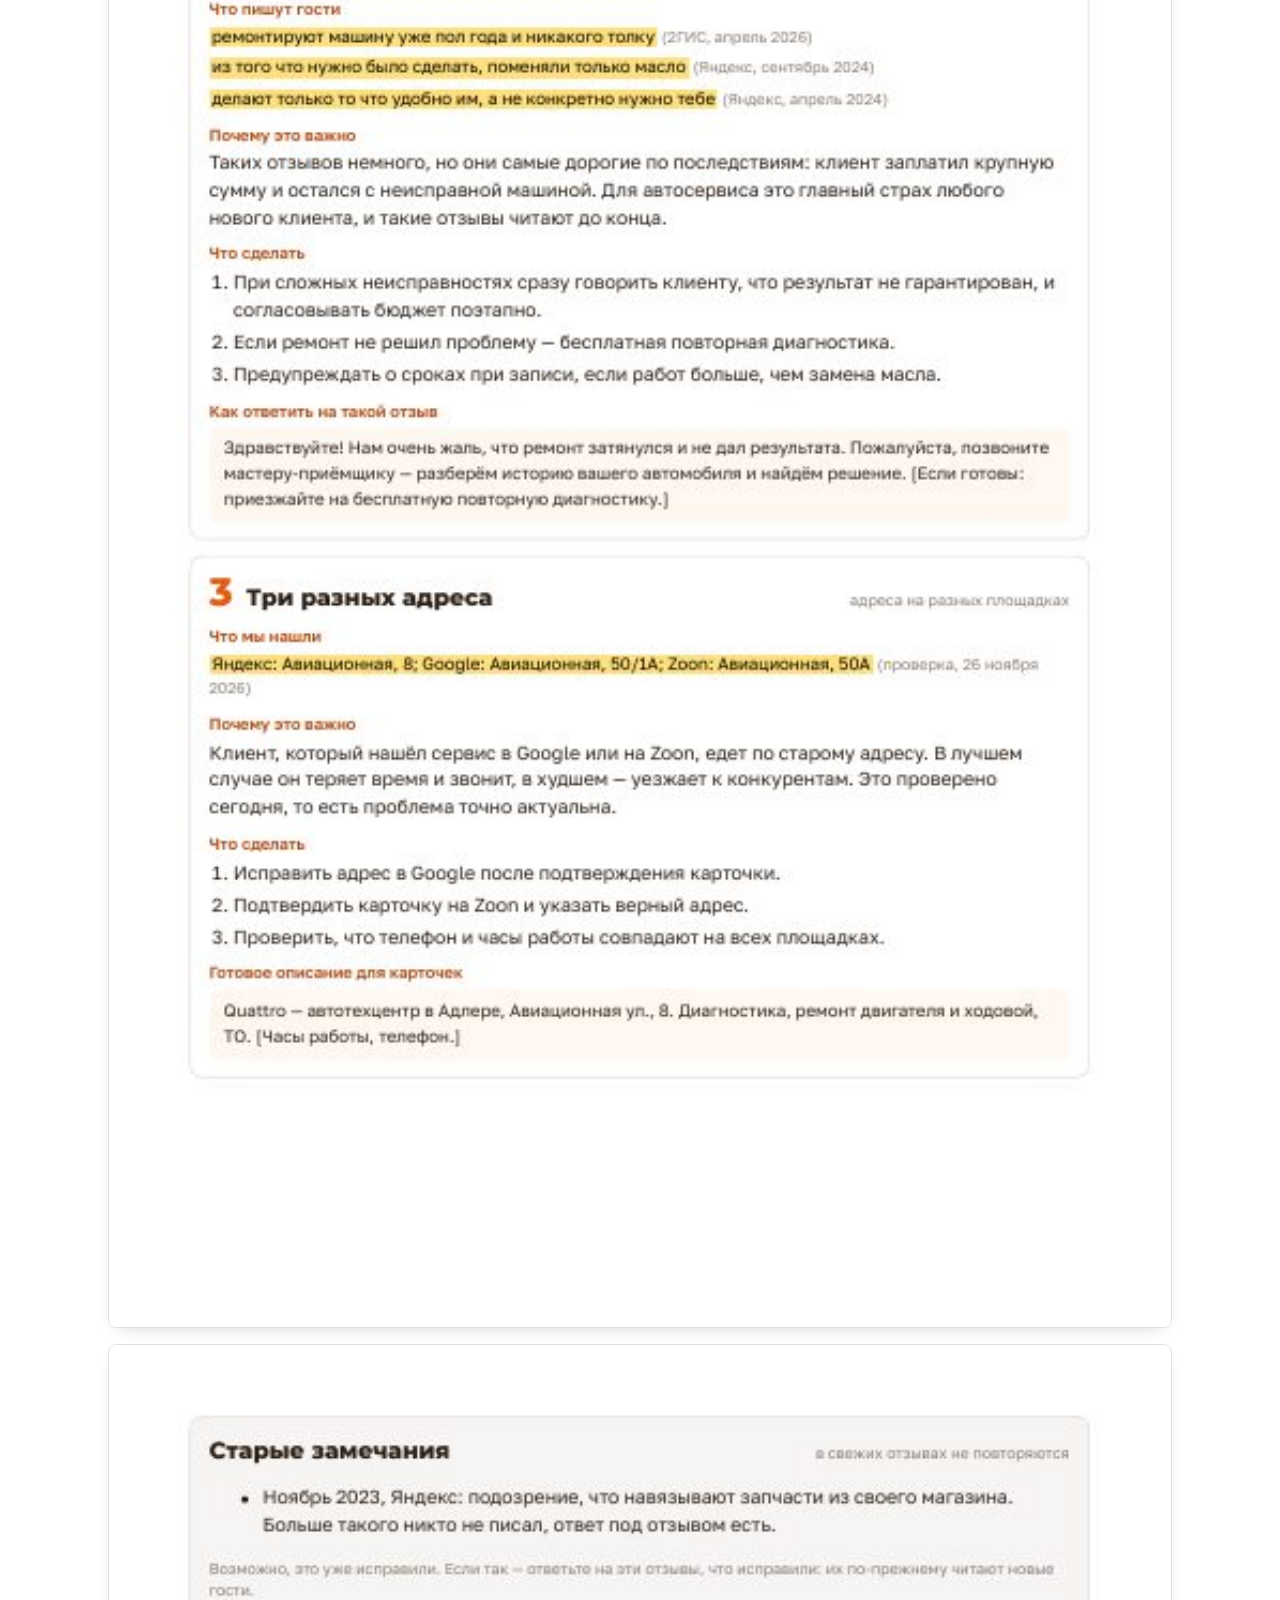
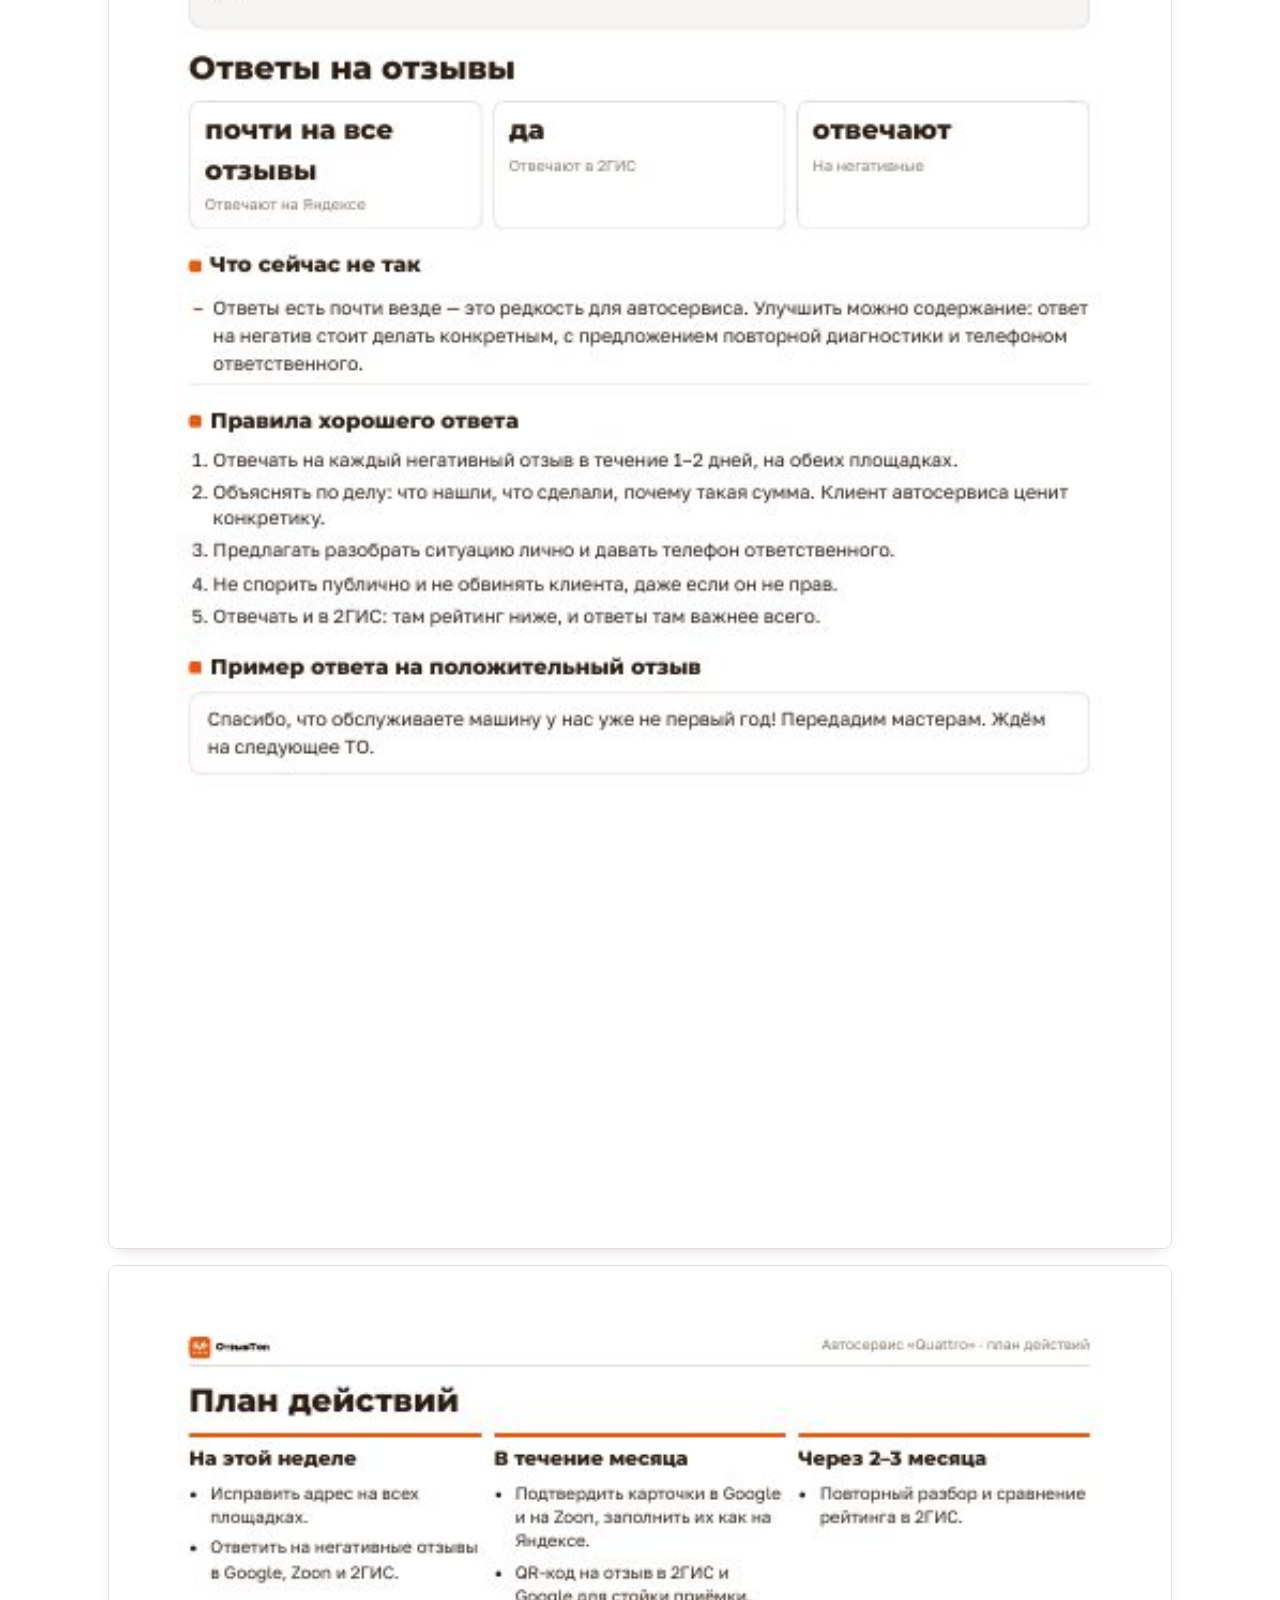
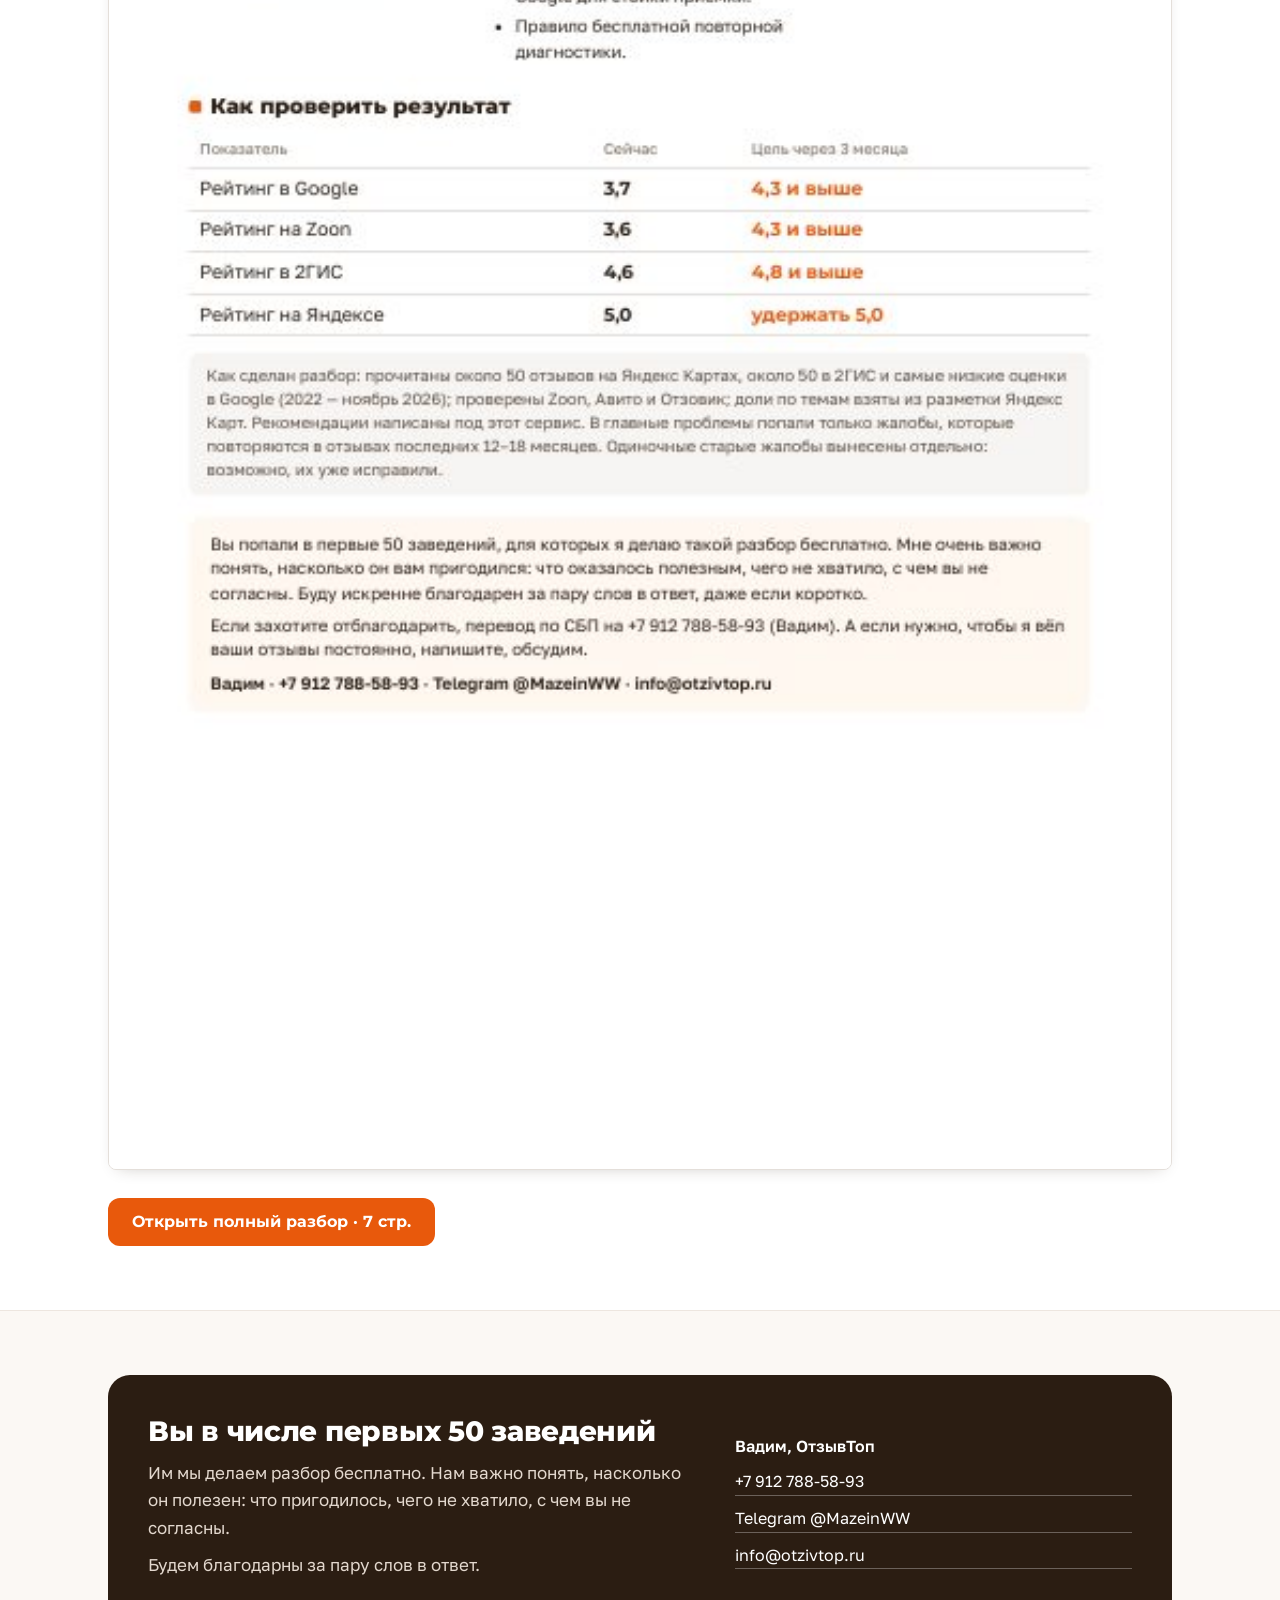
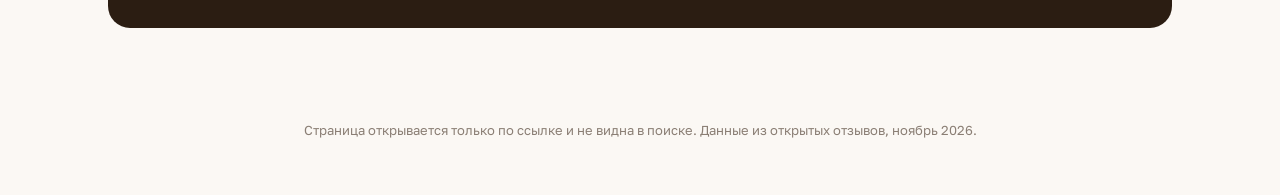
<file: r/9taq3n/index.html>
<!DOCTYPE html>
<html lang="ru">
<head>
<meta charset="utf-8">
<meta name="viewport" content="width=device-width, initial-scale=1">
<meta name="robots" content="noindex, nofollow">
<title>Разбор отзывов — Автосервис «Quattro» · ОтзывТоп</title>
<link rel="icon" href="/favicon.ico">
<link rel="preload" href="/fonts/montserrat-800.woff2" as="font" type="font/woff2" crossorigin>
<link rel="stylesheet" href="/style.css?v=5">
<style>
body.rv{margin:0;background:#FBF8F4;color:#3B3029;font:400 17px/1.6 "Golos Text",Arial,sans-serif}
.rv *{box-sizing:border-box}
.rv a{color:inherit}
.rv h1,.rv h2,.rv h3{font-family:Montserrat,Arial,sans-serif;color:#2B1D12;margin:0;letter-spacing:-.01em}
.rv .in{max-width:1120px;margin:0 auto;padding:0 28px}
.rv-bar{background:#fff;border-bottom:1px solid #EDE6DF;position:sticky;top:0;z-index:5}
.rv-bar .in{display:flex;align-items:center;justify-content:space-between;height:68px;gap:16px}
.rv-bar img{height:34px;display:block}
.rv-bar span{font-size:14px;color:#6F655E}
.rv-btn{display:inline-flex;align-items:center;justify-content:center;gap:8px;background:#E8590C;color:#fff!important;text-decoration:none;font:700 16px/1 Montserrat,Arial,sans-serif;padding:16px 24px;border-radius:12px;transition:background .15s}
.rv-btn:hover{background:#C94B08}
.rv-btn:focus-visible,.rv-ghost:focus-visible{outline:3px solid #2B1D12;outline-offset:3px}
.rv-ghost{display:inline-flex;align-items:center;justify-content:center;border:1.5px solid #2B1D12;color:#2B1D12;text-decoration:none;font:700 16px/1 Montserrat,Arial,sans-serif;padding:15px 22px;border-radius:12px}
.rv-ghost:hover{background:#2B1D12;color:#fff}
.rv-bar .rv-btn{padding:11px 16px;font-size:14px;border-radius:10px}

.rv-hero{background:linear-gradient(180deg,#FFF3E6 0%,#FBF8F4 100%);padding:56px 0 64px}
.rv-hero .in{display:grid;grid-template-columns:1.15fr .85fr;gap:48px;align-items:center}
.rv-kick{display:inline-block;background:#fff;border:1px solid #F3D9C4;color:#B8470A;font-weight:600;font-size:14px;padding:6px 12px;border-radius:999px;margin-bottom:18px}
.rv-hero h1{font-size:clamp(34px,4.6vw,56px);line-height:1.05;font-weight:800}
.rv-addr{color:#6F655E;margin:12px 0 22px;font-size:16px}
.rv-lead{font-size:20px;line-height:1.5;color:#2B1D12;margin:0 0 28px;max-width:34em}
.rv-lead mark{background:#FFE07A;padding:0 3px;border-radius:3px}
.rv-acts{display:flex;flex-wrap:wrap;gap:12px}
.rv-stack{position:relative;height:440px}
.rv-stack a{position:absolute;display:block;width:300px;border-radius:8px;overflow:hidden;box-shadow:0 18px 40px -12px rgba(43,29,18,.35);background:#fff;transition:transform .2s}
.rv-stack img{display:block;width:100%;height:auto}
.rv-stack a:nth-child(1){left:6%;top:30px;transform:rotate(-5deg)}
.rv-stack a:nth-child(2){left:30%;top:0;transform:rotate(3deg)}
.rv-stack a:hover{transform:rotate(0) scale(1.02);z-index:3}

.rv-sec{padding:64px 0}
.rv-sec h2{font-size:clamp(26px,3vw,34px);font-weight:800;margin-bottom:8px}
.rv-sub{color:#6F655E;margin:0 0 28px;max-width:46em}
.rv-white{background:#fff;border-top:1px solid #EDE6DF;border-bottom:1px solid #EDE6DF}

.rv-plats{display:grid;grid-template-columns:repeat(4,1fr);gap:14px}
.rv-plat{background:#FBF8F4;border-radius:14px;padding:18px 18px 16px;border:1px solid #EDE6DF;display:flex;flex-direction:column;gap:6px;min-height:170px}
.rv-plat .nm{font-weight:600;color:#2B1D12;font-size:15px}
.rv-plat .sc{font:800 40px/1 Montserrat,Arial,sans-serif;color:#2B1D12}
.rv-plat .ct{font-size:13px;color:#6F655E}
.rv-plat .is{font-size:14px;line-height:1.4;margin-top:auto;padding-top:8px;border-top:1px dashed #E0D6CC}
.rv-plat.ok .sc{color:#2F7D3B}
.rv-plat.bad{background:#FFF1E8;border-color:#F6CFB4}
.rv-plat.low .sc{color:#B8470A}
.rv-plat.none .sc{color:#C9BDB2}

.rv-two{display:grid;grid-template-columns:1.3fr 1fr;gap:40px;align-items:start}
.rv-sum p{margin:0 0 16px;font-size:18px}
.rv-gb{display:grid;gap:14px}
.rv-gb div{border-radius:14px;padding:18px 20px}
.rv-gb .g{background:#EEF6EE}.rv-gb .b{background:#FFF1E8}
.rv-gb h3{font-size:16px;margin-bottom:8px}
.rv-gb ul{margin:0;padding-left:20px}.rv-gb li{margin:4px 0}

.rv-probs{display:grid;grid-template-columns:repeat(3,1fr);gap:16px}
.rv-prob{background:#fff;border:1px solid #EDE6DF;border-radius:16px;padding:22px;display:flex;flex-direction:column;gap:10px}
.rv-prob .n{font:800 48px/1 Montserrat,Arial,sans-serif;color:#E8590C}
.rv-prob .sh{font-size:14px;color:#6F655E;margin-top:-6px}
.rv-prob h3{font-size:19px;line-height:1.25}
.rv-prob blockquote{margin:6px 0 0;padding:12px 14px;background:#FFF8E0;border-left:3px solid #F2C230;border-radius:0 8px 8px 0;font-size:15px;line-height:1.45}
.rv-prob cite{display:block;font-style:normal;font-size:12px;color:#8A7E74;margin-top:6px}
.rv-old{margin-top:18px;background:#F4F0EB;border-radius:14px;padding:18px 22px;font-size:15px}.rv-old h3{font-size:16px;margin-bottom:6px}.rv-old ul{margin:0 0 8px;padding-left:20px}.rv-old p{margin:0;color:#6F655E}
.rv-lock{margin-top:auto;font-size:14px;color:#B8470A;font-weight:600}

.rv-bars{display:grid;gap:12px;max-width:760px}
.rv-bar-row{display:grid;grid-template-columns:240px 1fr 56px;gap:14px;align-items:center;font-size:15px}
.rv-track{height:12px;background:#EFE8E1;border-radius:99px;overflow:hidden}
.rv-track i{display:block;height:100%;background:#E8590C;border-radius:99px}
.rv-bar-row b{font-family:Montserrat,Arial,sans-serif;text-align:right}
.rv-note-s{font-size:14px;color:#6F655E;margin-top:16px}

.rv-pages{display:grid;grid-template-columns:repeat(var(--n),1fr);gap:16px;margin:8px 0 28px}
.rv-pages a{display:block;border-radius:8px;overflow:hidden;border:1px solid #E4DFDA;background:#fff;box-shadow:0 6px 16px -10px rgba(43,29,18,.3);transition:transform .15s}
.rv-pages a:hover{transform:translateY(-3px)}
.rv-pages img{display:block;width:100%;height:auto}

.rv-final{background:#2B1D12;color:#F3EBE3;border-radius:22px;padding:40px;display:grid;grid-template-columns:1.4fr 1fr;gap:32px;align-items:center}
.rv-final h2{color:#fff;font-size:28px;margin-bottom:12px}
.rv-final p{margin:0 0 10px;color:#E3D8CE}
.rv-final .rv-ghost{border-color:#fff;color:#fff}.rv-final .rv-ghost:hover{background:#fff;color:#2B1D12}
.rv-contact{display:grid;gap:10px;font-size:16px}
.rv-contact a{color:#fff;text-decoration:none;border-bottom:1px solid rgba(255,255,255,.3)}
.rv-foot{text-align:center;font-size:13px;color:#8A7E74;padding:28px 0 40px}

@media (max-width:900px){
 .rv-hero .in,.rv-two,.rv-final{grid-template-columns:1fr}
 .rv-stack{height:340px;max-width:420px}
 .rv-stack a{width:220px}
 .rv-plats{grid-template-columns:repeat(2,1fr)}
 .rv-probs{grid-template-columns:1fr}
 .rv-pages{grid-template-columns:repeat(4,1fr)}
}
@media (max-width:560px){
 .rv .in{padding:0 18px}
 .rv-bar span{display:none}
 .rv-hero{padding:36px 0 40px}
 .rv-lead{font-size:18px}
 .rv-acts a{width:100%}
 .rv-plats{grid-template-columns:1fr}
 .rv-plat{min-height:0}
 .rv-pages{grid-template-columns:repeat(3,1fr)}
 .rv-bar-row{grid-template-columns:1fr 48px}.rv-track{grid-column:1/-1;order:3}
 .rv-final{padding:28px 22px}
 .rv-sec{padding:44px 0}
}
@media (prefers-reduced-motion:reduce){.rv *{transition:none!important}}
</style>
</head>
<body class="rv">
<header class="rv-bar"><div class="in"><a href="/" aria-label="ОтзывТоп — на главную"><img src="/img/logo.svg" alt="ОтзывТоп"></a><span>Разбор отзывов · ноябрь 2026</span><a class="rv-btn" href="razbor.pdf" target="_blank" rel="noopener">Скачать PDF</a></div></header>
<main>
<section class="rv-hero"><div class="in">
 <div>
  <span class="rv-kick">Разбор сделан для вас бесплатно</span>
  <h1>Автосервис «Quattro»</h1>
  <p class="rv-addr">Адлер, Авиационная улица, 8 · отзывы за 2022 — ноябрь 2026</p>
  <p class="rv-lead">На Яндексе у Quattro 5,0, а в Google — 3,7 из-за отзывов 7–9-летней давности, на которые никто не ответил. А адресов на площадках три разных.</p>
  <div class="rv-acts"><a class="rv-btn" href="razbor.pdf" target="_blank" rel="noopener">Открыть полный разбор · 7 стр.</a><a class="rv-ghost" href="#plats">Смотреть кратко</a></div>
 </div>
 <div class="rv-stack"><a href='razbor.pdf' target='_blank' rel='noopener' aria-label='Открыть разбор, страница 1'><img src='p-2.jpg' alt='' width='300' height='424'></a><a href='razbor.pdf' target='_blank' rel='noopener' aria-label='Открыть разбор, страница 2'><img src='p-1.jpg' alt='' width='300' height='424'></a></div>
</div></section>

<section class="rv-sec rv-white" id="plats"><div class="in">
 <h2>Оценки на всех площадках</h2>
 <p class="rv-sub">Проверили 6 площадок, где гости ищут и оценивают вас. Оранжевым отмечено то, что стоит поправить.</p>
 <div class="rv-plats"><div class='rv-plat ok'><span class='nm'>Яндекс Карты</span><span class='sc'>5,0</span><span class='ct'>163 отзыва</span><span class='is'>Отлично, награда «Хорошее место 2026»</span></div><div class='rv-plat ok bad'><span class='nm'>2ГИС</span><span class='sc'>4,6</span><span class='ct'>53 отзыва</span><span class='is'>Ниже Яндекса на 0,4</span></div><div class='rv-plat low bad'><span class='nm'>Google Карты</span><span class='sc'>3,7</span><span class='ct'>46 отзывов</span><span class='is'>Карточка без владельца, старый адрес — Авиационная, 50/1А</span></div><div class='rv-plat low bad'><span class='nm'>Zoon</span><span class='sc'>3,6</span><span class='ct'>21 оценка</span><span class='is'>Без владельца, в описании адрес Авиационная, 50А</span></div><div class='rv-plat ok'><span class='nm'>Авито</span><span class='sc'>5,0</span><span class='ct'>14 отзывов</span><span class='is'>Всё в порядке</span></div><div class='rv-plat none'><span class='nm'>Отзовик</span><span class='sc'>—</span><span class='ct'>1 отзыв</span><span class='is'>Положительный</span></div></div>
</div></section>

<section class="rv-sec"><div class="in rv-two">
 <div class="rv-sum"><h2>Главное за минуту</h2><p class="rv-sub" style="margin-bottom:20px">Прочитали 100 отзывов.</p><p>Quattro — сервис с отличной репутацией: 5,0 на Яндексе, награда «Хорошее место 2026», клиенты, которые обслуживаются по 5–10 лет. Хвалят честную диагностику, «ничего не навязывают», быструю доставку запчастей и отношение к людям.</p><p>Слабое место — всё, что за пределами Яндекса. В Google Картах 3,7: самые низкие оценки там 7–9-летней давности, но на них никто не ответил, и они до сих пор тянут рейтинг вниз. На Zoon 3,6, в 2ГИС 4,6. Адресов на площадках три разных — человек может просто не доехать.</p><p>Свежий негатив один и повторяющийся: ремонт, который тянется без результата, — от апреля 2024 до апреля 2026. Жалоба 2023 года на навязывание запчастей больше не повторялась.</p></div>
 <div class="rv-gb"><div class="g"><h3>Что работает</h3><ul><li>Персонал: 97% положительных</li><li>Честная диагностика без лишних работ</li><li>Запчасти привозят в тот же день</li><li>Принимают срочно тех, кто сломался в дороге</li></ul></div><div class="b"><h3>Что мешает</h3><ul><li>Google 3,7 и Zoon 3,6</li><li>Ремонт, который тянется без результата</li><li>Три разных адреса на площадках</li><li>Старые отзывы в Google без ответа</li></ul></div></div>
</div></section>

<section class="rv-sec rv-white"><div class="in">
 <h2>Три главные проблемы</h2>
 <p class="rv-sub">Только то, что повторяется в свежих отзывах. По каждой в разборе — почему она бьёт по рейтингу, что сделать и готовый ответ.</p>
 <div class="rv-probs"><article class='rv-prob'><span class='n'>3,7</span><span class='sh'>в Google против 5,0 на Яндексе</span><h3>Google 3,7 из-за старых отзывов</h3><blockquote>Обманули. Взяли двойную стоимость с вырезки катализатора.<cite>Google, 7 лет назад</cite></blockquote><span class='rv-lock'>Что сделать и готовый ответ — в разборе</span></article><article class='rv-prob'><span class='n'>3</span><span class='sh'>отзыва за 2024–2026 про ремонт, который тянется без результата</span><h3>Сложный ремонт не довели до конца</h3><blockquote>ремонтируют машину уже пол года и никакого толку<cite>2ГИС, апрель 2026</cite></blockquote><span class='rv-lock'>Что сделать и готовый ответ — в разборе</span></article><article class='rv-prob'><span class='n'>3</span><span class='sh'>адреса на разных площадках</span><h3>Три разных адреса</h3><blockquote>Яндекс: Авиационная, 8; Google: Авиационная, 50/1А; Zoon: Авиационная, 50А<cite>проверка, 26 ноября 2026</cite></blockquote><span class='rv-lock'>Что сделать и готовый ответ — в разборе</span></article></div>
 <div class='rv-old'><h3>Старые замечания — в свежих отзывах не повторяются</h3><ul><li>Ноябрь 2023, Яндекс: подозрение, что навязывают запчасти из своего магазина. Больше такого никто не писал, ответ под отзывом есть.</li></ul><p>Возможно, это уже исправили. Тогда стоит ответить на эти отзывы — их всё ещё читают новые гости.</p></div>
</div></section>

<section class="rv-sec"><div class="in">
 <h2>Доля положительных отзывов по темам</h2>
 <p class="rv-sub">По разметке Яндекс Карт на 26 ноября 2026. Все темы выше 85% — очень сильный результат. Самая слабая — диагностика.</p>
 <div class="rv-bars"><div class='rv-bar-row'><span>Диагностика, 14 отзывов</span><div class='rv-track'><i style='width:85%'></i></div><b>85%</b></div><div class='rv-bar-row'><span>Ремонт, 56 отзывов</span><div class='rv-track'><i style='width:91%'></i></div><b>91%</b></div><div class='rv-bar-row'><span>Время ожидания, 42 отзыва</span><div class='rv-track'><i style='width:93%'></i></div><b>93%</b></div><div class='rv-bar-row'><span>Запчасти, 18 отзывов</span><div class='rv-track'><i style='width:94%'></i></div><b>94%</b></div><div class='rv-bar-row'><span>Персонал, 89 отзывов</span><div class='rv-track'><i style='width:97%'></i></div><b>97%</b></div></div>
</div></section>

<section class="rv-sec rv-white"><div class="in">
 <h2>Что внутри полного разбора</h2>
 <p class="rv-sub">Цитаты гостей, план на неделю, месяц и три месяца, готовые ответы на отзывы и цифры, по которым видно результат.</p>
 <div class="rv-pages"><a href='razbor.pdf' target='_blank' rel='noopener' aria-label='Страница 1'><img src='p-1.jpg' alt='Страница 1 разбора' loading='lazy' width='140' height='198'></a><a href='razbor.pdf' target='_blank' rel='noopener' aria-label='Страница 2'><img src='p-2.jpg' alt='Страница 2 разбора' loading='lazy' width='140' height='198'></a><a href='razbor.pdf' target='_blank' rel='noopener' aria-label='Страница 3'><img src='p-3.jpg' alt='Страница 3 разбора' loading='lazy' width='140' height='198'></a><a href='razbor.pdf' target='_blank' rel='noopener' aria-label='Страница 4'><img src='p-4.jpg' alt='Страница 4 разбора' loading='lazy' width='140' height='198'></a><a href='razbor.pdf' target='_blank' rel='noopener' aria-label='Страница 5'><img src='p-5.jpg' alt='Страница 5 разбора' loading='lazy' width='140' height='198'></a><a href='razbor.pdf' target='_blank' rel='noopener' aria-label='Страница 6'><img src='p-6.jpg' alt='Страница 6 разбора' loading='lazy' width='140' height='198'></a><a href='razbor.pdf' target='_blank' rel='noopener' aria-label='Страница 7'><img src='p-7.jpg' alt='Страница 7 разбора' loading='lazy' width='140' height='198'></a></div>
 <a class="rv-btn" href="razbor.pdf" target="_blank" rel="noopener">Открыть полный разбор · 7 стр.</a>
</div></section>

<section class="rv-sec"><div class="in">
 <div class="rv-final">
  <div><h2>Вы в числе первых 50 заведений</h2>
   <p>Им мы делаем разбор бесплатно. Нам важно понять, насколько он полезен: что пригодилось, чего не хватило, с чем вы не согласны.</p>
   <p>Будем благодарны за пару слов в ответ.</p></div>
  <div class="rv-contact"><b style="color:#fff">Вадим, ОтзывТоп</b>
   <a href="tel:+79127885893">+7 912 788-58-93</a>
   <a href="https://t.me/MazeinWW">Telegram @MazeinWW</a>
   <a href="mailto:info@otzivtop.ru?subject=Разбор отзывов — Quattro">info@otzivtop.ru</a></div>
 </div>
</div></section>
</main>
<p class="rv-foot">Страница открывается только по ссылке и не видна в поиске. Данные из открытых отзывов, ноябрь 2026.</p>
<script src="/metrika.js" defer></script>
</body>
</html>
</file>
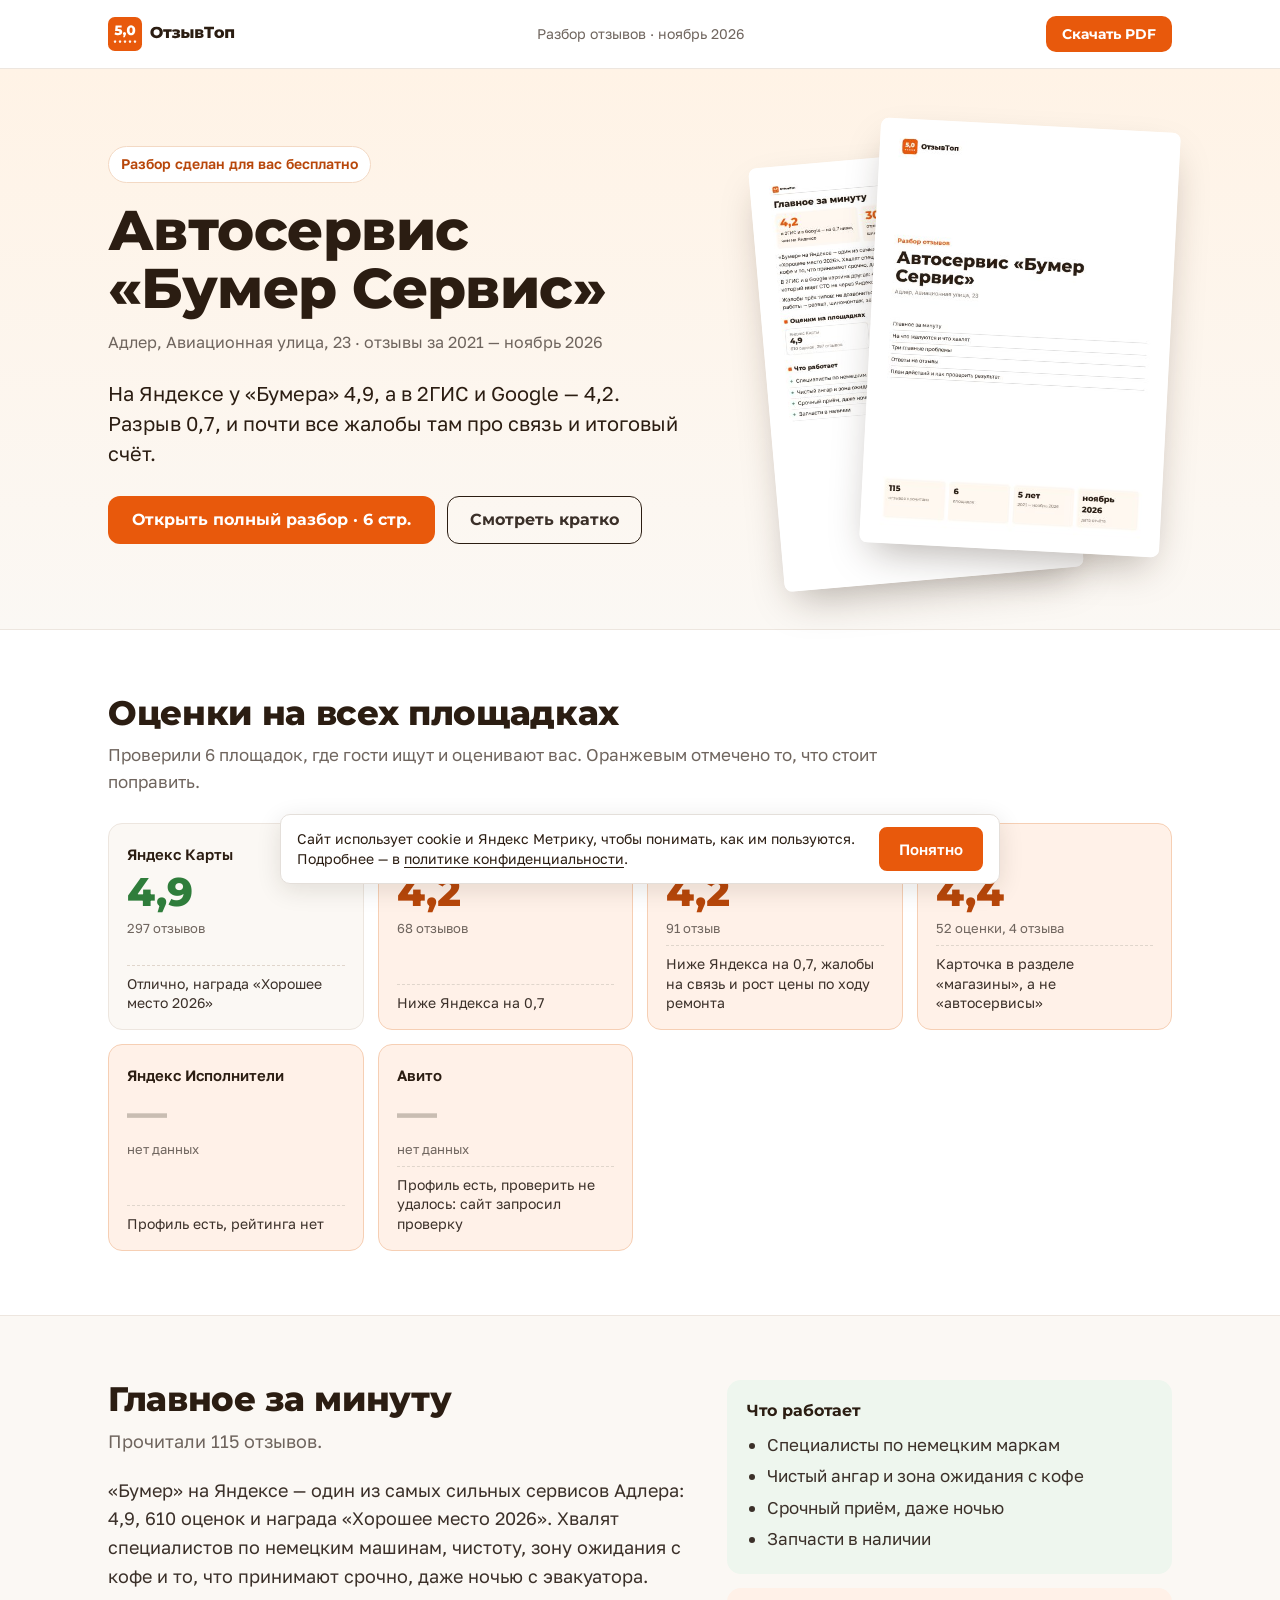
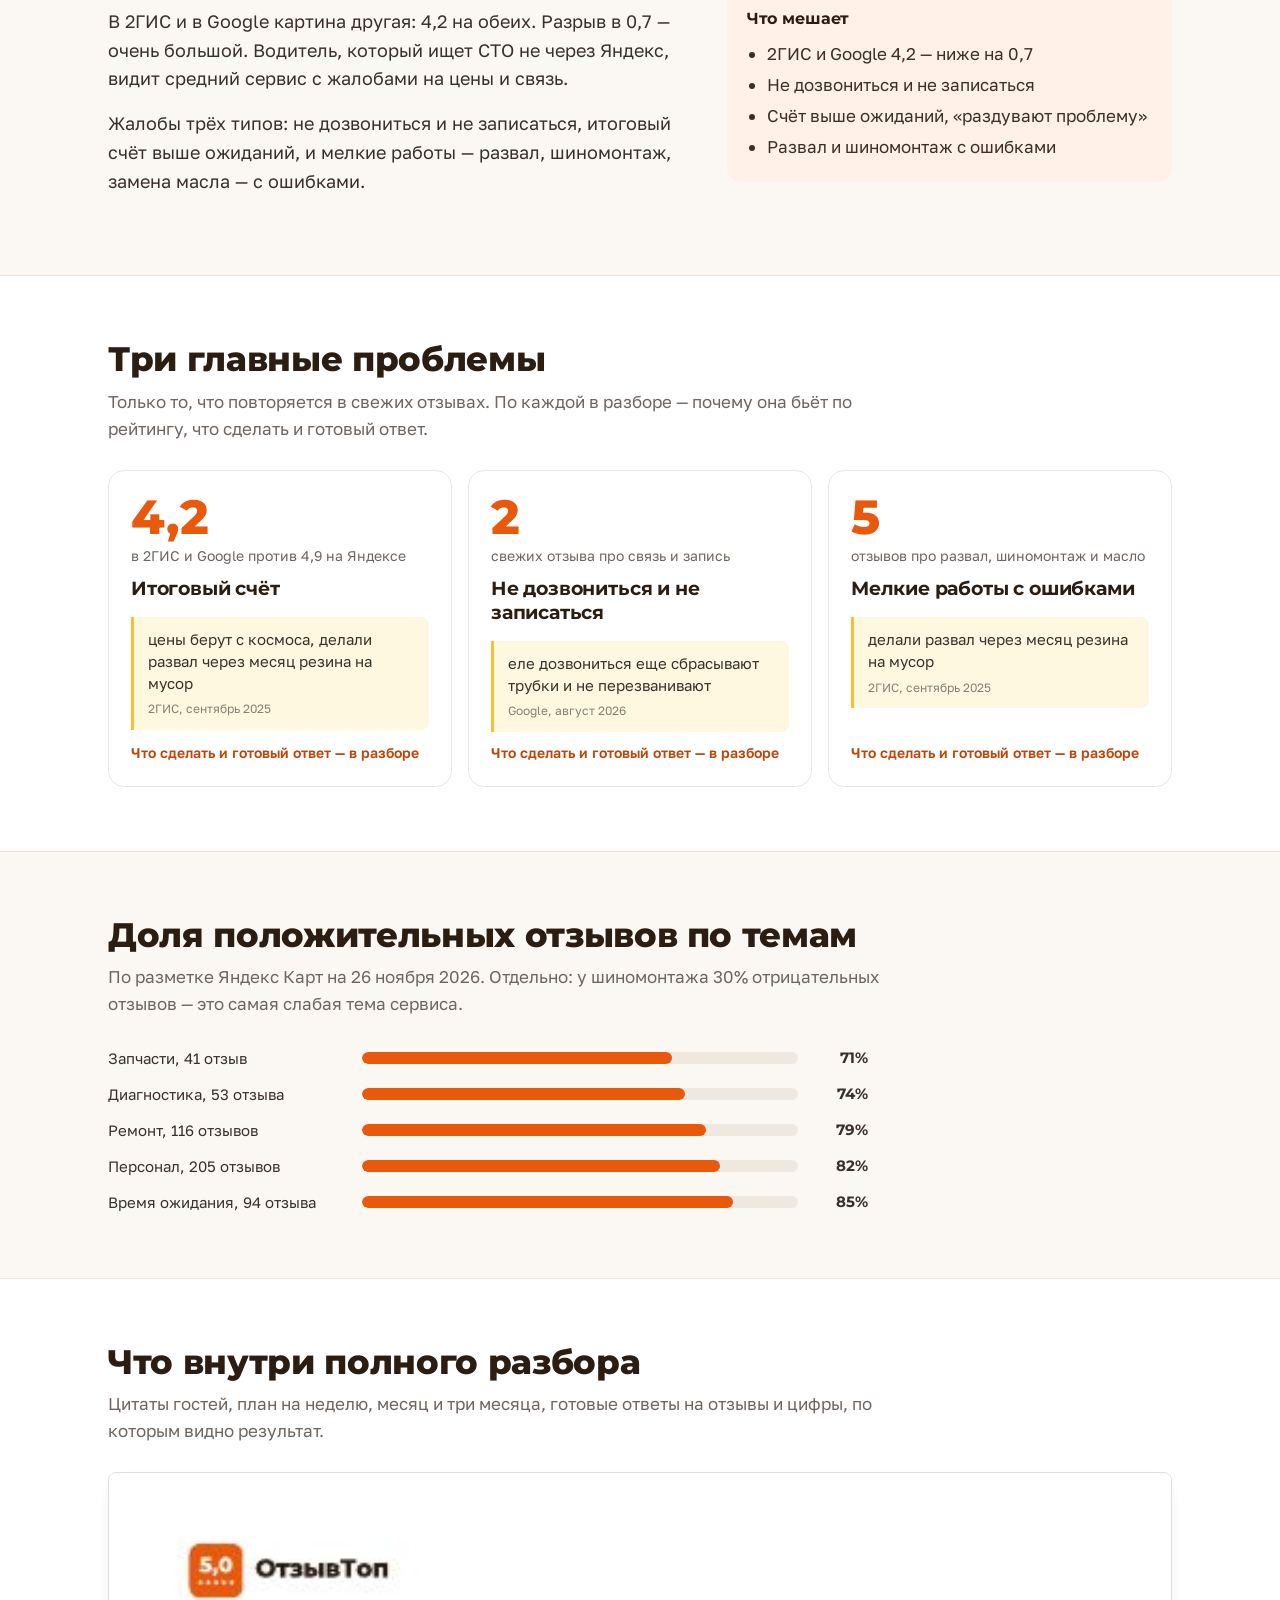
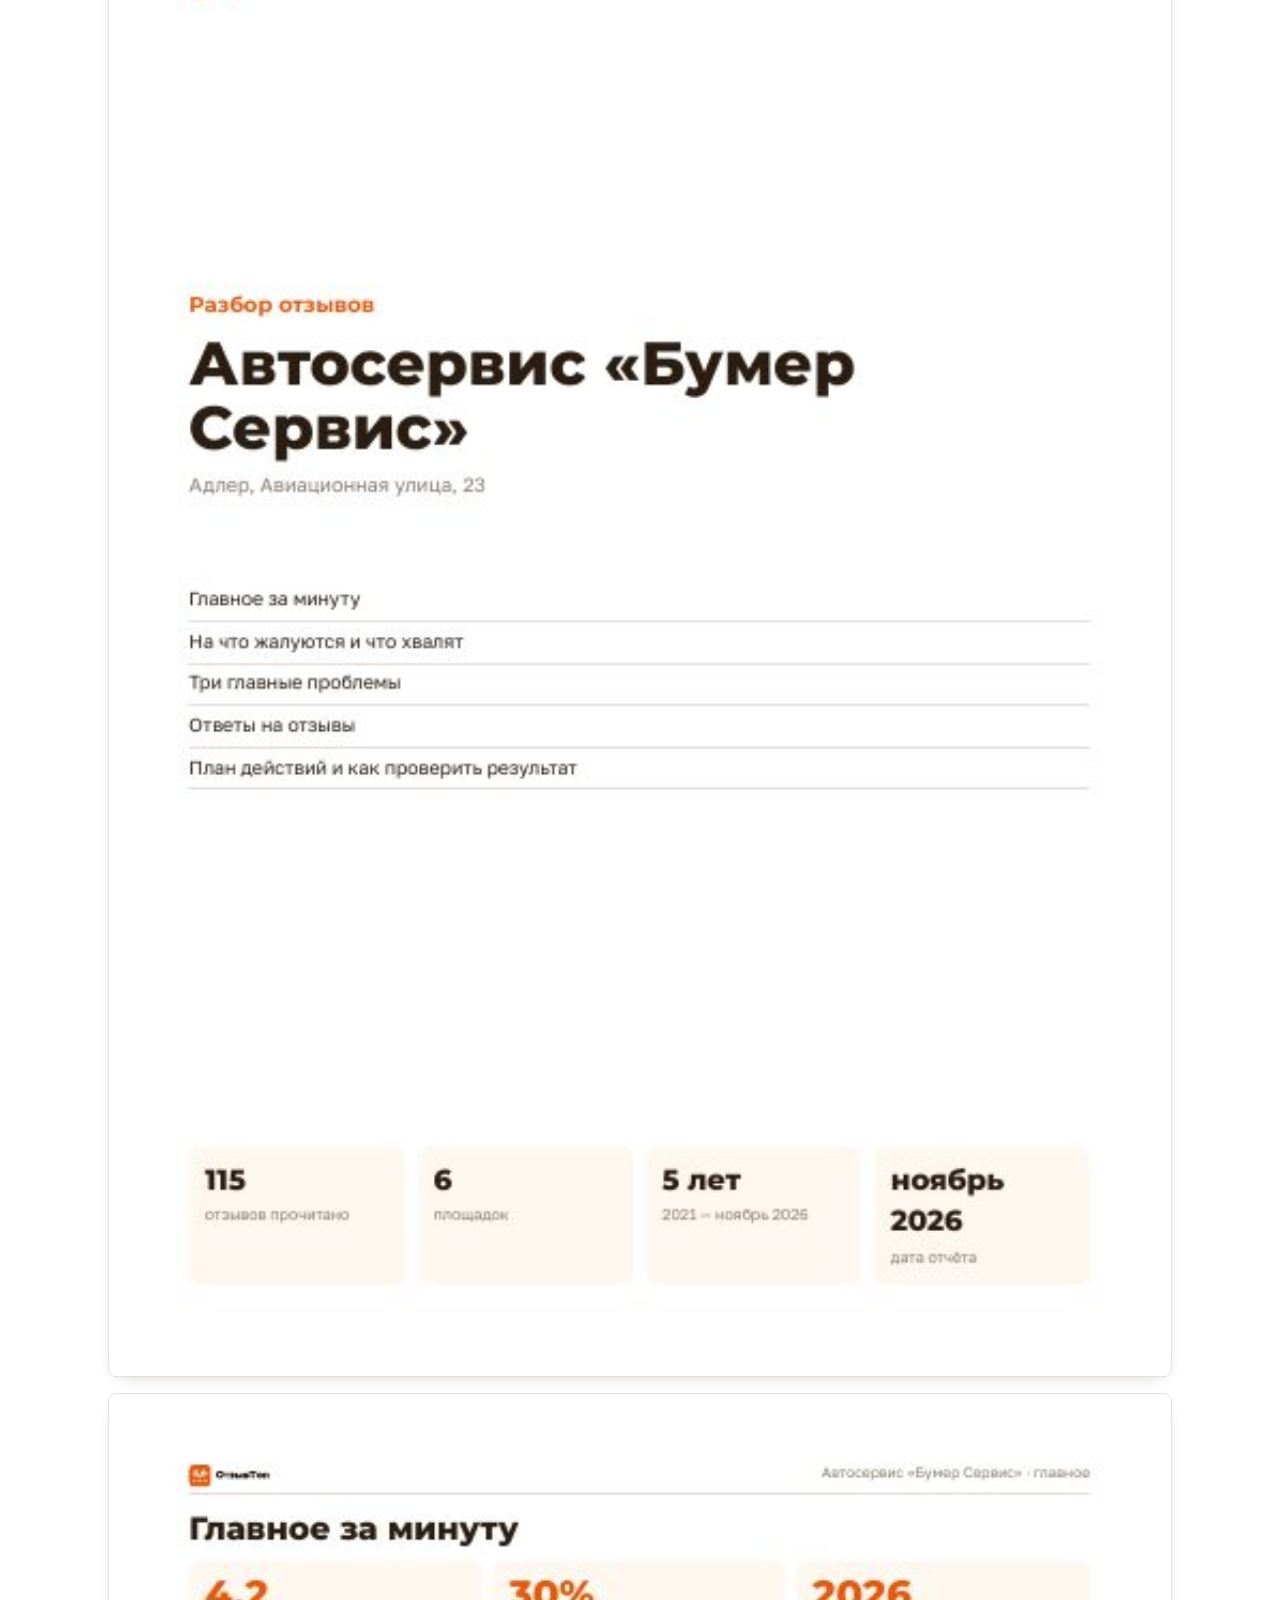
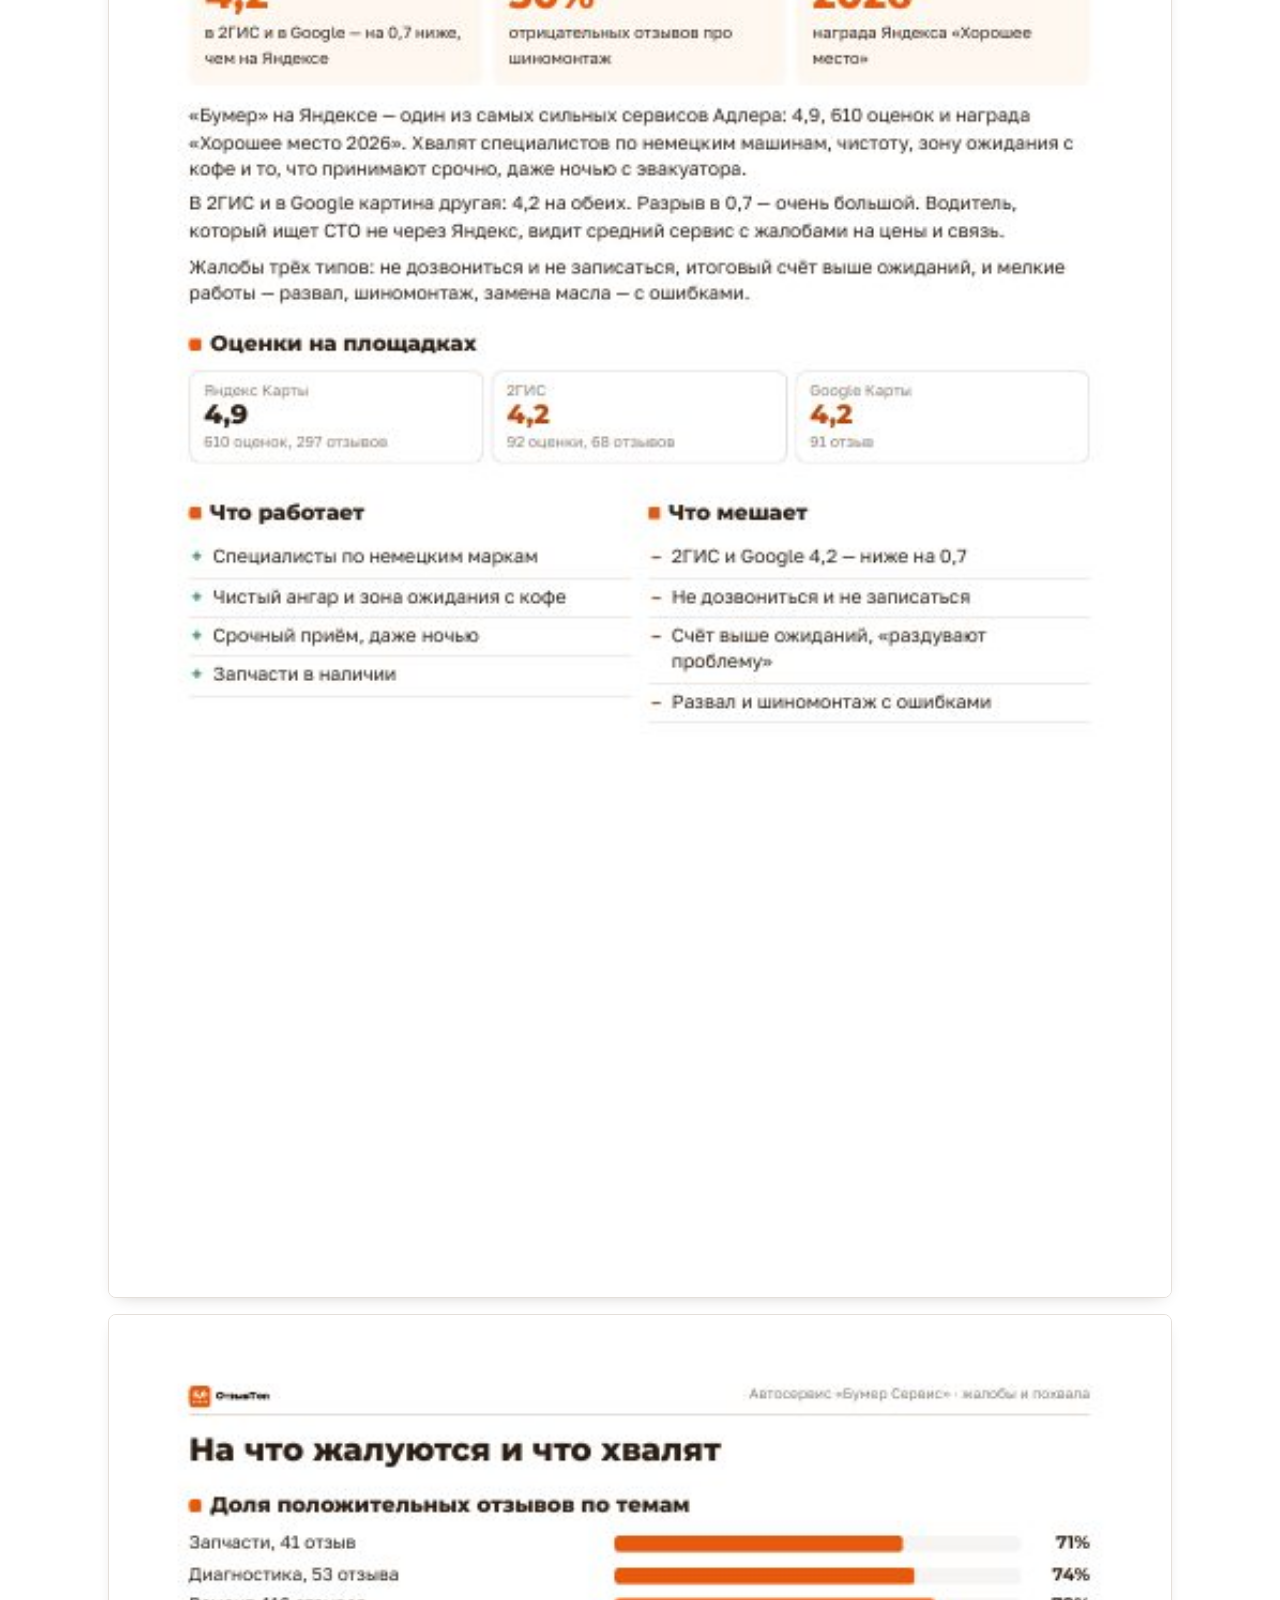
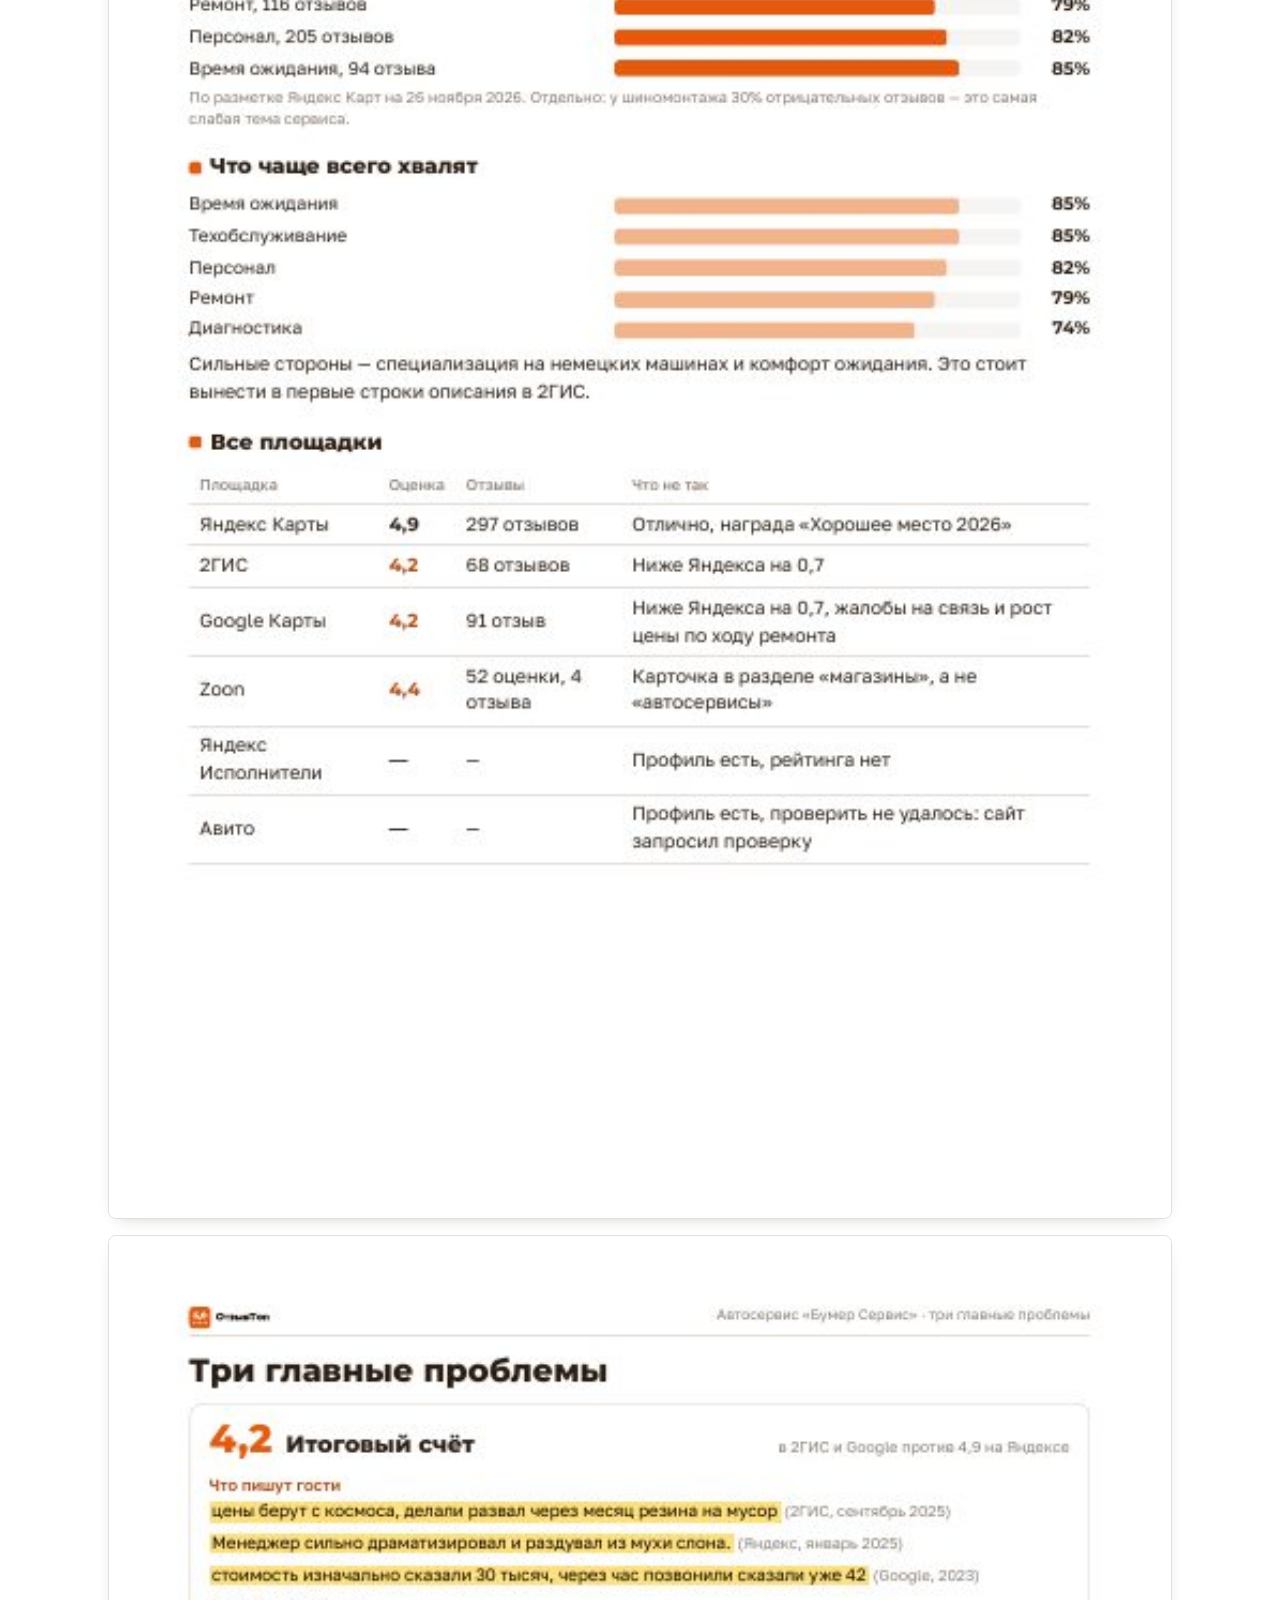
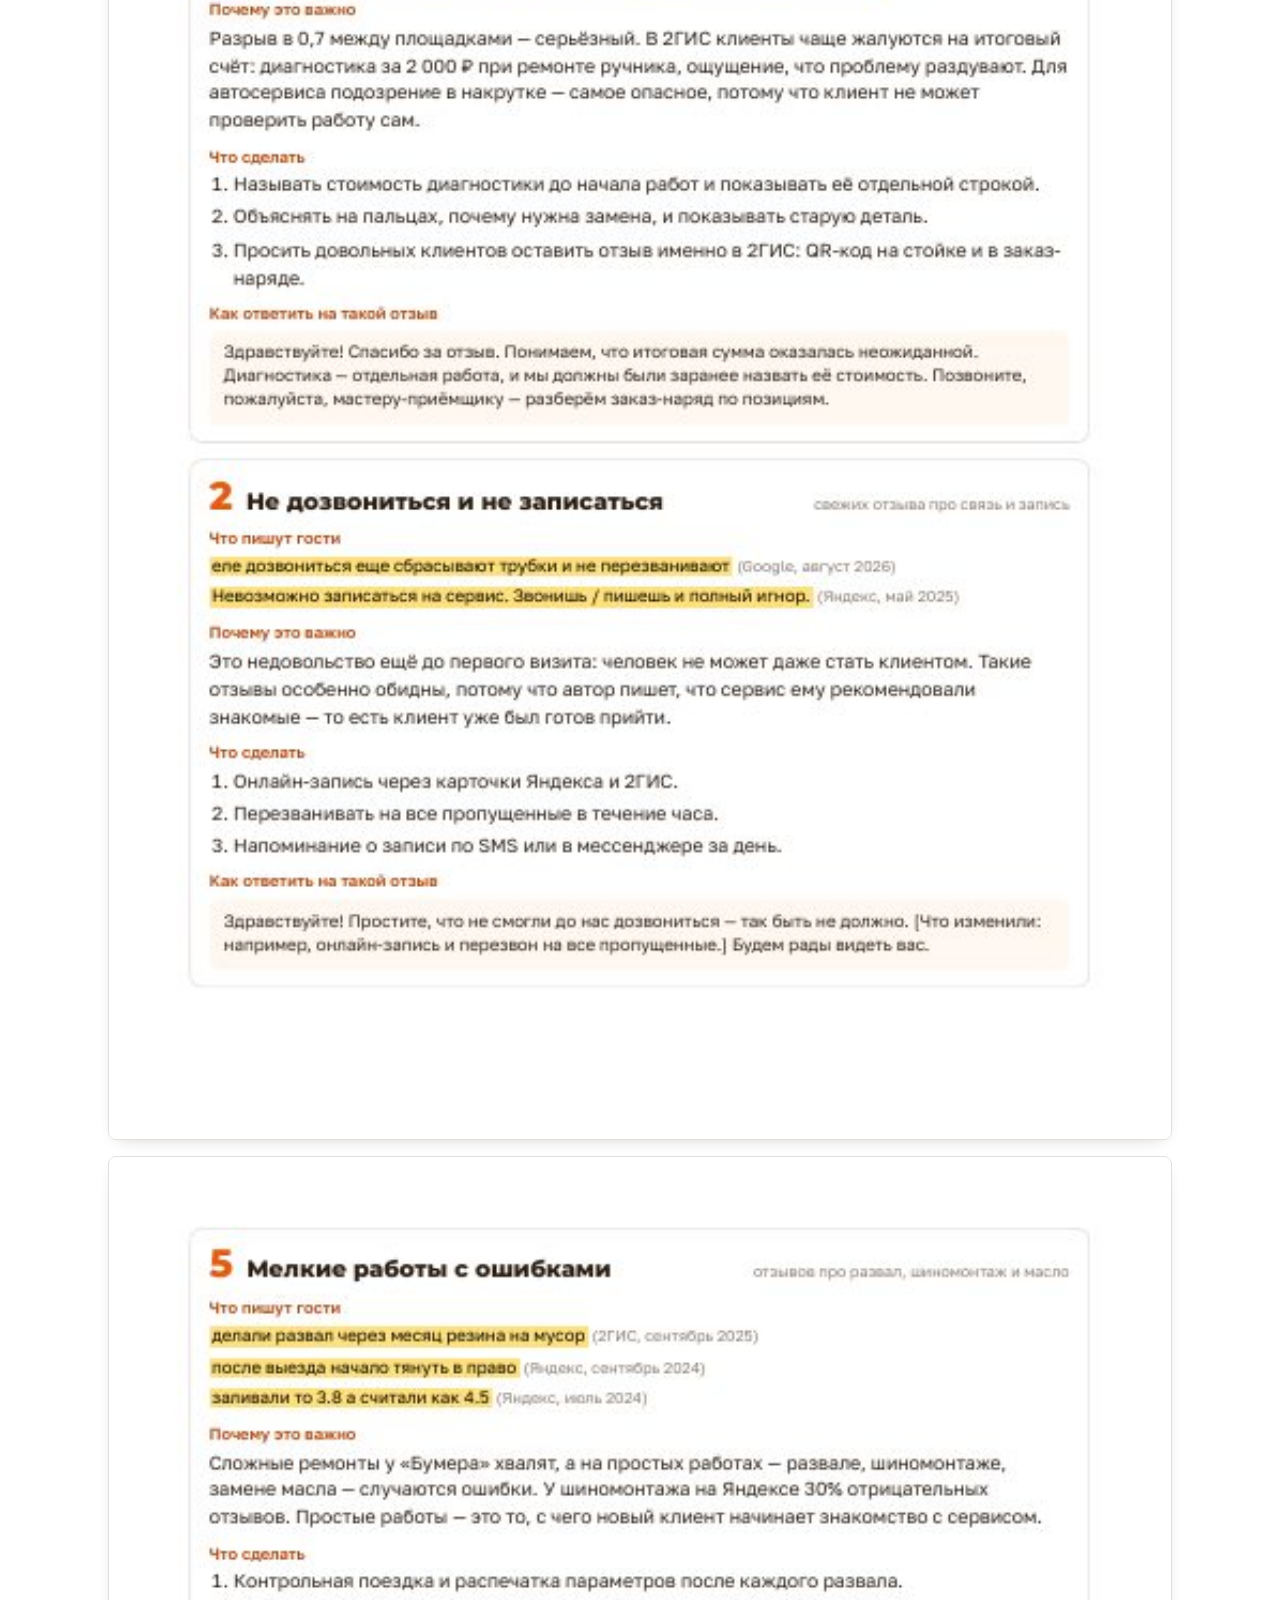
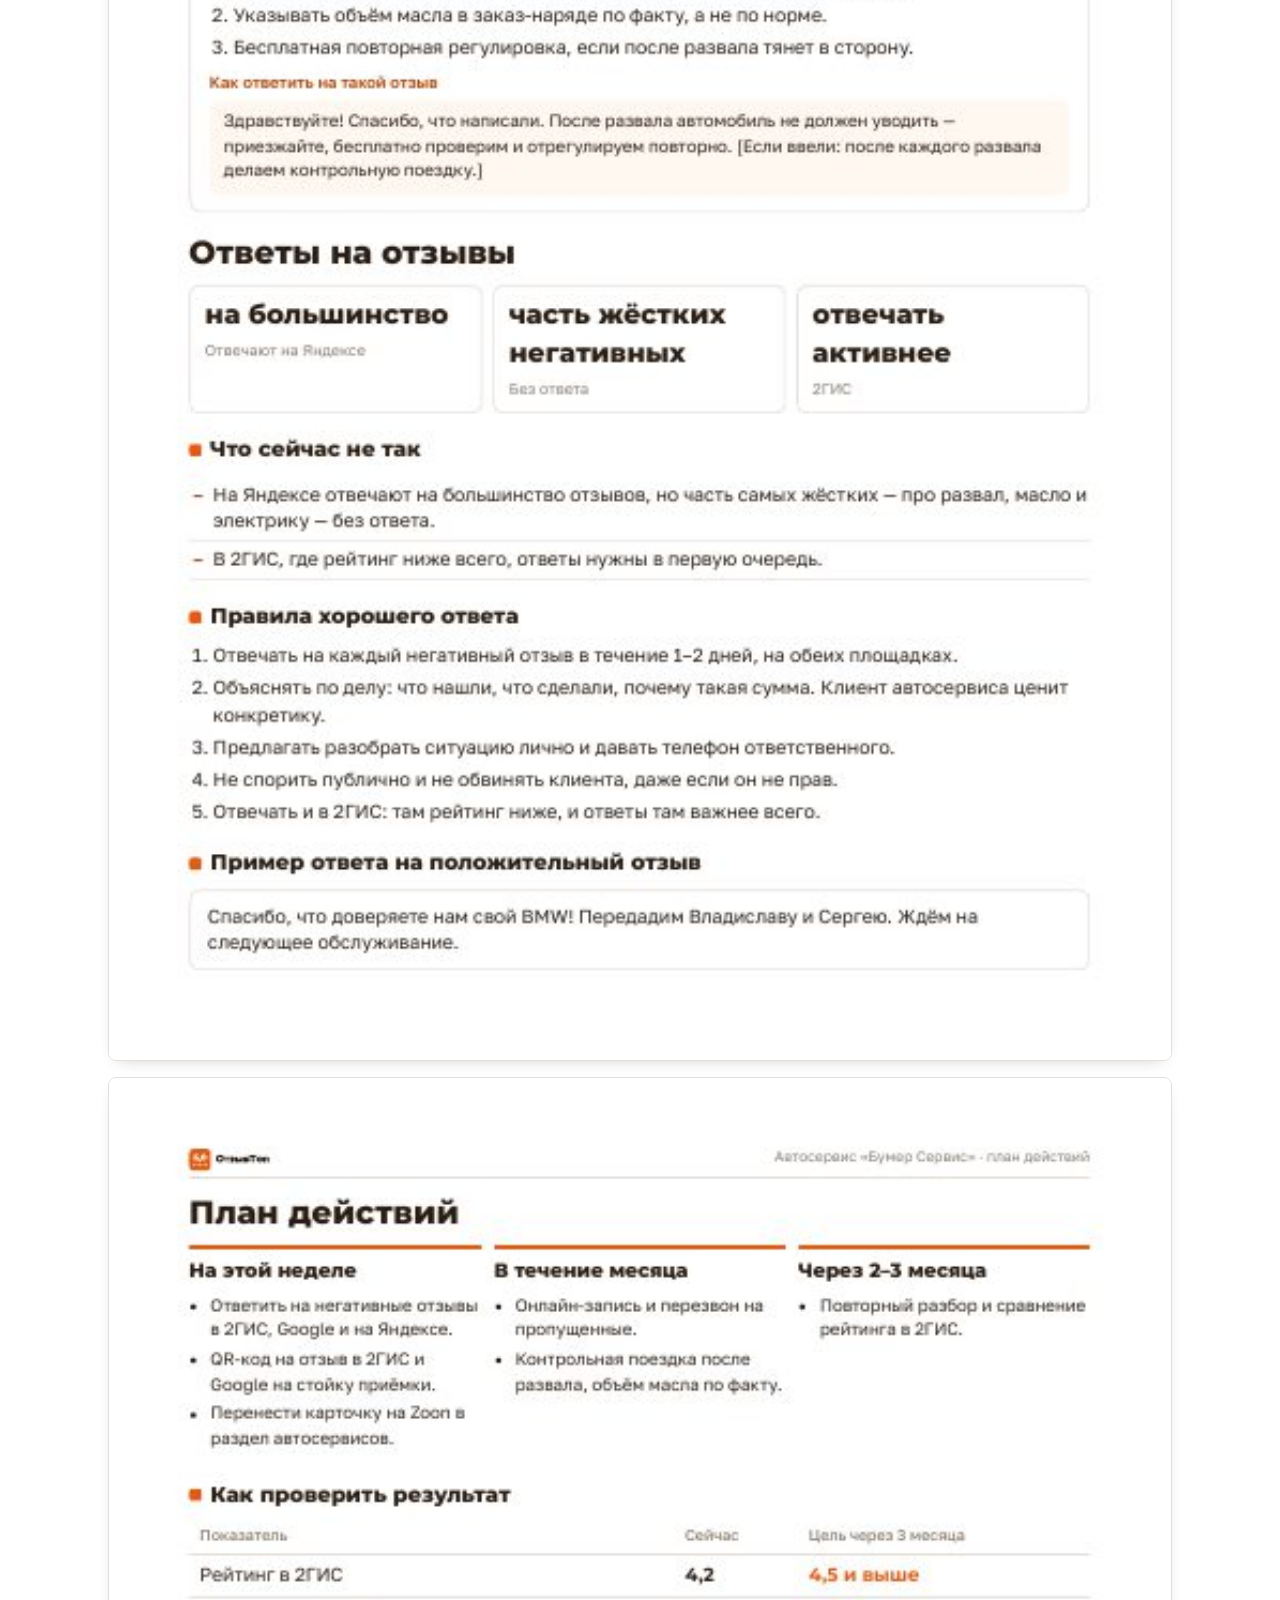
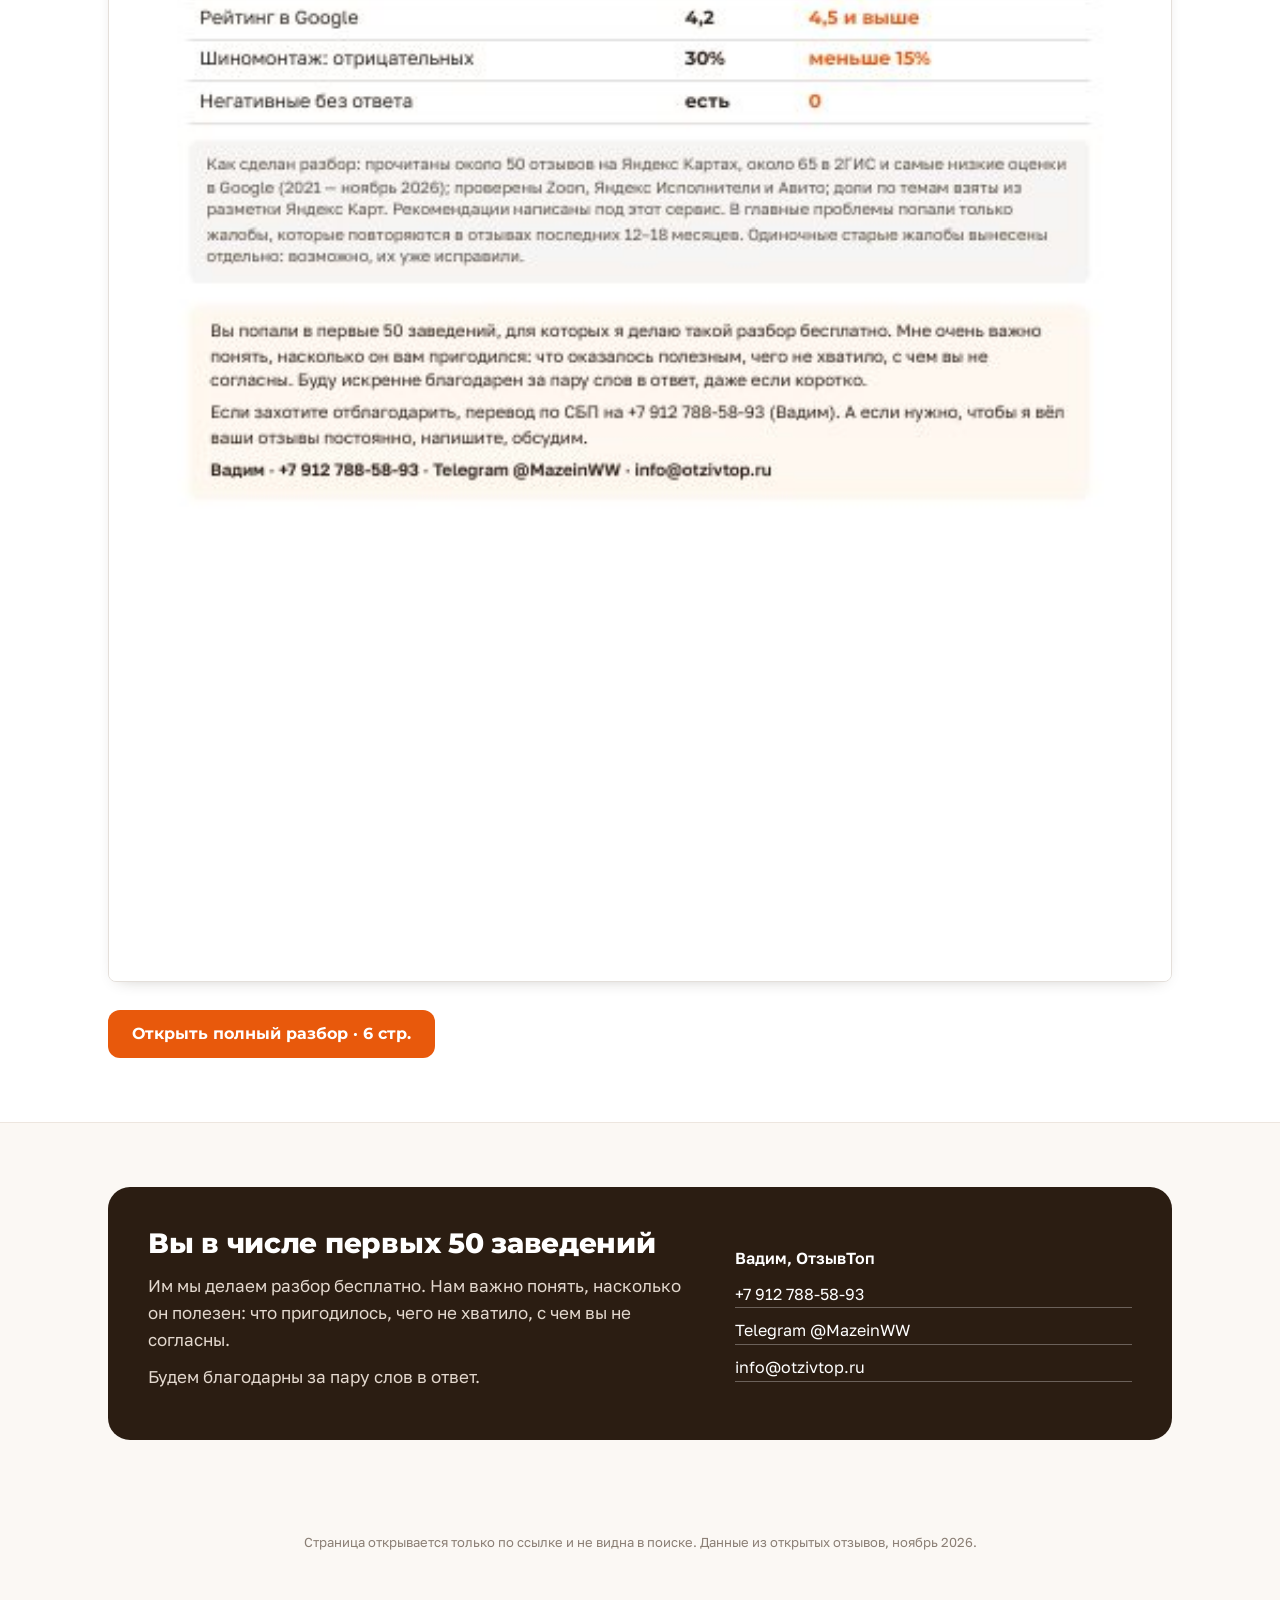
<file: r/jwy62k/index.html>
<!DOCTYPE html>
<html lang="ru">
<head>
<meta charset="utf-8">
<meta name="viewport" content="width=device-width, initial-scale=1">
<meta name="robots" content="noindex, nofollow">
<title>Разбор отзывов — Автосервис «Бумер Сервис» · ОтзывТоп</title>
<link rel="icon" href="/favicon.ico">
<link rel="preload" href="/fonts/montserrat-800.woff2" as="font" type="font/woff2" crossorigin>
<link rel="stylesheet" href="/style.css?v=5">
<style>
body.rv{margin:0;background:#FBF8F4;color:#3B3029;font:400 17px/1.6 "Golos Text",Arial,sans-serif}
.rv *{box-sizing:border-box}
.rv a{color:inherit}
.rv h1,.rv h2,.rv h3{font-family:Montserrat,Arial,sans-serif;color:#2B1D12;margin:0;letter-spacing:-.01em}
.rv .in{max-width:1120px;margin:0 auto;padding:0 28px}
.rv-bar{background:#fff;border-bottom:1px solid #EDE6DF;position:sticky;top:0;z-index:5}
.rv-bar .in{display:flex;align-items:center;justify-content:space-between;height:68px;gap:16px}
.rv-bar img{height:34px;display:block}
.rv-bar span{font-size:14px;color:#6F655E}
.rv-btn{display:inline-flex;align-items:center;justify-content:center;gap:8px;background:#E8590C;color:#fff!important;text-decoration:none;font:700 16px/1 Montserrat,Arial,sans-serif;padding:16px 24px;border-radius:12px;transition:background .15s}
.rv-btn:hover{background:#C94B08}
.rv-btn:focus-visible,.rv-ghost:focus-visible{outline:3px solid #2B1D12;outline-offset:3px}
.rv-ghost{display:inline-flex;align-items:center;justify-content:center;border:1.5px solid #2B1D12;color:#2B1D12;text-decoration:none;font:700 16px/1 Montserrat,Arial,sans-serif;padding:15px 22px;border-radius:12px}
.rv-ghost:hover{background:#2B1D12;color:#fff}
.rv-bar .rv-btn{padding:11px 16px;font-size:14px;border-radius:10px}

.rv-hero{background:linear-gradient(180deg,#FFF3E6 0%,#FBF8F4 100%);padding:56px 0 64px}
.rv-hero .in{display:grid;grid-template-columns:1.15fr .85fr;gap:48px;align-items:center}
.rv-kick{display:inline-block;background:#fff;border:1px solid #F3D9C4;color:#B8470A;font-weight:600;font-size:14px;padding:6px 12px;border-radius:999px;margin-bottom:18px}
.rv-hero h1{font-size:clamp(34px,4.6vw,56px);line-height:1.05;font-weight:800}
.rv-addr{color:#6F655E;margin:12px 0 22px;font-size:16px}
.rv-lead{font-size:20px;line-height:1.5;color:#2B1D12;margin:0 0 28px;max-width:34em}
.rv-lead mark{background:#FFE07A;padding:0 3px;border-radius:3px}
.rv-acts{display:flex;flex-wrap:wrap;gap:12px}
.rv-stack{position:relative;height:440px}
.rv-stack a{position:absolute;display:block;width:300px;border-radius:8px;overflow:hidden;box-shadow:0 18px 40px -12px rgba(43,29,18,.35);background:#fff;transition:transform .2s}
.rv-stack img{display:block;width:100%;height:auto}
.rv-stack a:nth-child(1){left:6%;top:30px;transform:rotate(-5deg)}
.rv-stack a:nth-child(2){left:30%;top:0;transform:rotate(3deg)}
.rv-stack a:hover{transform:rotate(0) scale(1.02);z-index:3}

.rv-sec{padding:64px 0}
.rv-sec h2{font-size:clamp(26px,3vw,34px);font-weight:800;margin-bottom:8px}
.rv-sub{color:#6F655E;margin:0 0 28px;max-width:46em}
.rv-white{background:#fff;border-top:1px solid #EDE6DF;border-bottom:1px solid #EDE6DF}

.rv-plats{display:grid;grid-template-columns:repeat(4,1fr);gap:14px}
.rv-plat{background:#FBF8F4;border-radius:14px;padding:18px 18px 16px;border:1px solid #EDE6DF;display:flex;flex-direction:column;gap:6px;min-height:170px}
.rv-plat .nm{font-weight:600;color:#2B1D12;font-size:15px}
.rv-plat .sc{font:800 40px/1 Montserrat,Arial,sans-serif;color:#2B1D12}
.rv-plat .ct{font-size:13px;color:#6F655E}
.rv-plat .is{font-size:14px;line-height:1.4;margin-top:auto;padding-top:8px;border-top:1px dashed #E0D6CC}
.rv-plat.ok .sc{color:#2F7D3B}
.rv-plat.bad{background:#FFF1E8;border-color:#F6CFB4}
.rv-plat.low .sc{color:#B8470A}
.rv-plat.none .sc{color:#C9BDB2}

.rv-two{display:grid;grid-template-columns:1.3fr 1fr;gap:40px;align-items:start}
.rv-sum p{margin:0 0 16px;font-size:18px}
.rv-gb{display:grid;gap:14px}
.rv-gb div{border-radius:14px;padding:18px 20px}
.rv-gb .g{background:#EEF6EE}.rv-gb .b{background:#FFF1E8}
.rv-gb h3{font-size:16px;margin-bottom:8px}
.rv-gb ul{margin:0;padding-left:20px}.rv-gb li{margin:4px 0}

.rv-probs{display:grid;grid-template-columns:repeat(3,1fr);gap:16px}
.rv-prob{background:#fff;border:1px solid #EDE6DF;border-radius:16px;padding:22px;display:flex;flex-direction:column;gap:10px}
.rv-prob .n{font:800 48px/1 Montserrat,Arial,sans-serif;color:#E8590C}
.rv-prob .sh{font-size:14px;color:#6F655E;margin-top:-6px}
.rv-prob h3{font-size:19px;line-height:1.25}
.rv-prob blockquote{margin:6px 0 0;padding:12px 14px;background:#FFF8E0;border-left:3px solid #F2C230;border-radius:0 8px 8px 0;font-size:15px;line-height:1.45}
.rv-prob cite{display:block;font-style:normal;font-size:12px;color:#8A7E74;margin-top:6px}
.rv-old{margin-top:18px;background:#F4F0EB;border-radius:14px;padding:18px 22px;font-size:15px}.rv-old h3{font-size:16px;margin-bottom:6px}.rv-old ul{margin:0 0 8px;padding-left:20px}.rv-old p{margin:0;color:#6F655E}
.rv-lock{margin-top:auto;font-size:14px;color:#B8470A;font-weight:600}

.rv-bars{display:grid;gap:12px;max-width:760px}
.rv-bar-row{display:grid;grid-template-columns:240px 1fr 56px;gap:14px;align-items:center;font-size:15px}
.rv-track{height:12px;background:#EFE8E1;border-radius:99px;overflow:hidden}
.rv-track i{display:block;height:100%;background:#E8590C;border-radius:99px}
.rv-bar-row b{font-family:Montserrat,Arial,sans-serif;text-align:right}
.rv-note-s{font-size:14px;color:#6F655E;margin-top:16px}

.rv-pages{display:grid;grid-template-columns:repeat(var(--n),1fr);gap:16px;margin:8px 0 28px}
.rv-pages a{display:block;border-radius:8px;overflow:hidden;border:1px solid #E4DFDA;background:#fff;box-shadow:0 6px 16px -10px rgba(43,29,18,.3);transition:transform .15s}
.rv-pages a:hover{transform:translateY(-3px)}
.rv-pages img{display:block;width:100%;height:auto}

.rv-final{background:#2B1D12;color:#F3EBE3;border-radius:22px;padding:40px;display:grid;grid-template-columns:1.4fr 1fr;gap:32px;align-items:center}
.rv-final h2{color:#fff;font-size:28px;margin-bottom:12px}
.rv-final p{margin:0 0 10px;color:#E3D8CE}
.rv-final .rv-ghost{border-color:#fff;color:#fff}.rv-final .rv-ghost:hover{background:#fff;color:#2B1D12}
.rv-contact{display:grid;gap:10px;font-size:16px}
.rv-contact a{color:#fff;text-decoration:none;border-bottom:1px solid rgba(255,255,255,.3)}
.rv-foot{text-align:center;font-size:13px;color:#8A7E74;padding:28px 0 40px}

@media (max-width:900px){
 .rv-hero .in,.rv-two,.rv-final{grid-template-columns:1fr}
 .rv-stack{height:340px;max-width:420px}
 .rv-stack a{width:220px}
 .rv-plats{grid-template-columns:repeat(2,1fr)}
 .rv-probs{grid-template-columns:1fr}
 .rv-pages{grid-template-columns:repeat(4,1fr)}
}
@media (max-width:560px){
 .rv .in{padding:0 18px}
 .rv-bar span{display:none}
 .rv-hero{padding:36px 0 40px}
 .rv-lead{font-size:18px}
 .rv-acts a{width:100%}
 .rv-plats{grid-template-columns:1fr}
 .rv-plat{min-height:0}
 .rv-pages{grid-template-columns:repeat(3,1fr)}
 .rv-bar-row{grid-template-columns:1fr 48px}.rv-track{grid-column:1/-1;order:3}
 .rv-final{padding:28px 22px}
 .rv-sec{padding:44px 0}
}
@media (prefers-reduced-motion:reduce){.rv *{transition:none!important}}
</style>
</head>
<body class="rv">
<header class="rv-bar"><div class="in"><a href="/" aria-label="ОтзывТоп — на главную"><img src="/img/logo.svg" alt="ОтзывТоп"></a><span>Разбор отзывов · ноябрь 2026</span><a class="rv-btn" href="razbor.pdf" target="_blank" rel="noopener">Скачать PDF</a></div></header>
<main>
<section class="rv-hero"><div class="in">
 <div>
  <span class="rv-kick">Разбор сделан для вас бесплатно</span>
  <h1>Автосервис «Бумер Сервис»</h1>
  <p class="rv-addr">Адлер, Авиационная улица, 23 · отзывы за 2021 — ноябрь 2026</p>
  <p class="rv-lead">На Яндексе у «Бумера» 4,9, а в 2ГИС и Google — 4,2. Разрыв 0,7, и почти все жалобы там про связь и итоговый счёт.</p>
  <div class="rv-acts"><a class="rv-btn" href="razbor.pdf" target="_blank" rel="noopener">Открыть полный разбор · 6 стр.</a><a class="rv-ghost" href="#plats">Смотреть кратко</a></div>
 </div>
 <div class="rv-stack"><a href='razbor.pdf' target='_blank' rel='noopener' aria-label='Открыть разбор, страница 1'><img src='p-2.jpg' alt='' width='300' height='424'></a><a href='razbor.pdf' target='_blank' rel='noopener' aria-label='Открыть разбор, страница 2'><img src='p-1.jpg' alt='' width='300' height='424'></a></div>
</div></section>

<section class="rv-sec rv-white" id="plats"><div class="in">
 <h2>Оценки на всех площадках</h2>
 <p class="rv-sub">Проверили 6 площадок, где гости ищут и оценивают вас. Оранжевым отмечено то, что стоит поправить.</p>
 <div class="rv-plats"><div class='rv-plat ok'><span class='nm'>Яндекс Карты</span><span class='sc'>4,9</span><span class='ct'>297 отзывов</span><span class='is'>Отлично, награда «Хорошее место 2026»</span></div><div class='rv-plat low bad'><span class='nm'>2ГИС</span><span class='sc'>4,2</span><span class='ct'>68 отзывов</span><span class='is'>Ниже Яндекса на 0,7</span></div><div class='rv-plat low bad'><span class='nm'>Google Карты</span><span class='sc'>4,2</span><span class='ct'>91 отзыв</span><span class='is'>Ниже Яндекса на 0,7, жалобы на связь и рост цены по ходу ремонта</span></div><div class='rv-plat low bad'><span class='nm'>Zoon</span><span class='sc'>4,4</span><span class='ct'>52 оценки, 4 отзыва</span><span class='is'>Карточка в разделе «магазины», а не «автосервисы»</span></div><div class='rv-plat none bad'><span class='nm'>Яндекс Исполнители</span><span class='sc'>—</span><span class='ct'>нет данных</span><span class='is'>Профиль есть, рейтинга нет</span></div><div class='rv-plat none bad'><span class='nm'>Авито</span><span class='sc'>—</span><span class='ct'>нет данных</span><span class='is'>Профиль есть, проверить не удалось: сайт запросил проверку</span></div></div>
</div></section>

<section class="rv-sec"><div class="in rv-two">
 <div class="rv-sum"><h2>Главное за минуту</h2><p class="rv-sub" style="margin-bottom:20px">Прочитали 115 отзывов.</p><p>«Бумер» на Яндексе — один из самых сильных сервисов Адлера: 4,9, 610 оценок и награда «Хорошее место 2026». Хвалят специалистов по немецким машинам, чистоту, зону ожидания с кофе и то, что принимают срочно, даже ночью с эвакуатора.</p><p>В 2ГИС и в Google картина другая: 4,2 на обеих. Разрыв в 0,7 — очень большой. Водитель, который ищет СТО не через Яндекс, видит средний сервис с жалобами на цены и связь.</p><p>Жалобы трёх типов: не дозвониться и не записаться, итоговый счёт выше ожиданий, и мелкие работы — развал, шиномонтаж, замена масла — с ошибками.</p></div>
 <div class="rv-gb"><div class="g"><h3>Что работает</h3><ul><li>Специалисты по немецким маркам</li><li>Чистый ангар и зона ожидания с кофе</li><li>Срочный приём, даже ночью</li><li>Запчасти в наличии</li></ul></div><div class="b"><h3>Что мешает</h3><ul><li>2ГИС и Google 4,2 — ниже на 0,7</li><li>Не дозвониться и не записаться</li><li>Счёт выше ожиданий, «раздувают проблему»</li><li>Развал и шиномонтаж с ошибками</li></ul></div></div>
</div></section>

<section class="rv-sec rv-white"><div class="in">
 <h2>Три главные проблемы</h2>
 <p class="rv-sub">Только то, что повторяется в свежих отзывах. По каждой в разборе — почему она бьёт по рейтингу, что сделать и готовый ответ.</p>
 <div class="rv-probs"><article class='rv-prob'><span class='n'>4,2</span><span class='sh'>в 2ГИС и Google против 4,9 на Яндексе</span><h3>Итоговый счёт</h3><blockquote>цены берут с космоса, делали развал через месяц резина на мусор<cite>2ГИС, сентябрь 2025</cite></blockquote><span class='rv-lock'>Что сделать и готовый ответ — в разборе</span></article><article class='rv-prob'><span class='n'>2</span><span class='sh'>свежих отзыва про связь и запись</span><h3>Не дозвониться и не записаться</h3><blockquote>еле дозвониться еще сбрасывают трубки и не перезванивают<cite>Google, август 2026</cite></blockquote><span class='rv-lock'>Что сделать и готовый ответ — в разборе</span></article><article class='rv-prob'><span class='n'>5</span><span class='sh'>отзывов про развал, шиномонтаж и масло</span><h3>Мелкие работы с ошибками</h3><blockquote>делали развал через месяц резина на мусор<cite>2ГИС, сентябрь 2025</cite></blockquote><span class='rv-lock'>Что сделать и готовый ответ — в разборе</span></article></div>
 
</div></section>

<section class="rv-sec"><div class="in">
 <h2>Доля положительных отзывов по темам</h2>
 <p class="rv-sub">По разметке Яндекс Карт на 26 ноября 2026. Отдельно: у шиномонтажа 30% отрицательных отзывов — это самая слабая тема сервиса.</p>
 <div class="rv-bars"><div class='rv-bar-row'><span>Запчасти, 41 отзыв</span><div class='rv-track'><i style='width:71%'></i></div><b>71%</b></div><div class='rv-bar-row'><span>Диагностика, 53 отзыва</span><div class='rv-track'><i style='width:74%'></i></div><b>74%</b></div><div class='rv-bar-row'><span>Ремонт, 116 отзывов</span><div class='rv-track'><i style='width:79%'></i></div><b>79%</b></div><div class='rv-bar-row'><span>Персонал, 205 отзывов</span><div class='rv-track'><i style='width:82%'></i></div><b>82%</b></div><div class='rv-bar-row'><span>Время ожидания, 94 отзыва</span><div class='rv-track'><i style='width:85%'></i></div><b>85%</b></div></div>
</div></section>

<section class="rv-sec rv-white"><div class="in">
 <h2>Что внутри полного разбора</h2>
 <p class="rv-sub">Цитаты гостей, план на неделю, месяц и три месяца, готовые ответы на отзывы и цифры, по которым видно результат.</p>
 <div class="rv-pages"><a href='razbor.pdf' target='_blank' rel='noopener' aria-label='Страница 1'><img src='p-1.jpg' alt='Страница 1 разбора' loading='lazy' width='140' height='198'></a><a href='razbor.pdf' target='_blank' rel='noopener' aria-label='Страница 2'><img src='p-2.jpg' alt='Страница 2 разбора' loading='lazy' width='140' height='198'></a><a href='razbor.pdf' target='_blank' rel='noopener' aria-label='Страница 3'><img src='p-3.jpg' alt='Страница 3 разбора' loading='lazy' width='140' height='198'></a><a href='razbor.pdf' target='_blank' rel='noopener' aria-label='Страница 4'><img src='p-4.jpg' alt='Страница 4 разбора' loading='lazy' width='140' height='198'></a><a href='razbor.pdf' target='_blank' rel='noopener' aria-label='Страница 5'><img src='p-5.jpg' alt='Страница 5 разбора' loading='lazy' width='140' height='198'></a><a href='razbor.pdf' target='_blank' rel='noopener' aria-label='Страница 6'><img src='p-6.jpg' alt='Страница 6 разбора' loading='lazy' width='140' height='198'></a></div>
 <a class="rv-btn" href="razbor.pdf" target="_blank" rel="noopener">Открыть полный разбор · 6 стр.</a>
</div></section>

<section class="rv-sec"><div class="in">
 <div class="rv-final">
  <div><h2>Вы в числе первых 50 заведений</h2>
   <p>Им мы делаем разбор бесплатно. Нам важно понять, насколько он полезен: что пригодилось, чего не хватило, с чем вы не согласны.</p>
   <p>Будем благодарны за пару слов в ответ.</p></div>
  <div class="rv-contact"><b style="color:#fff">Вадим, ОтзывТоп</b>
   <a href="tel:+79127885893">+7 912 788-58-93</a>
   <a href="https://t.me/MazeinWW">Telegram @MazeinWW</a>
   <a href="mailto:info@otzivtop.ru?subject=Разбор отзывов — Бумер Сервис">info@otzivtop.ru</a></div>
 </div>
</div></section>
</main>
<p class="rv-foot">Страница открывается только по ссылке и не видна в поиске. Данные из открытых отзывов, ноябрь 2026.</p>
<script src="/metrika.js" defer></script>
</body>
</html>
</file>
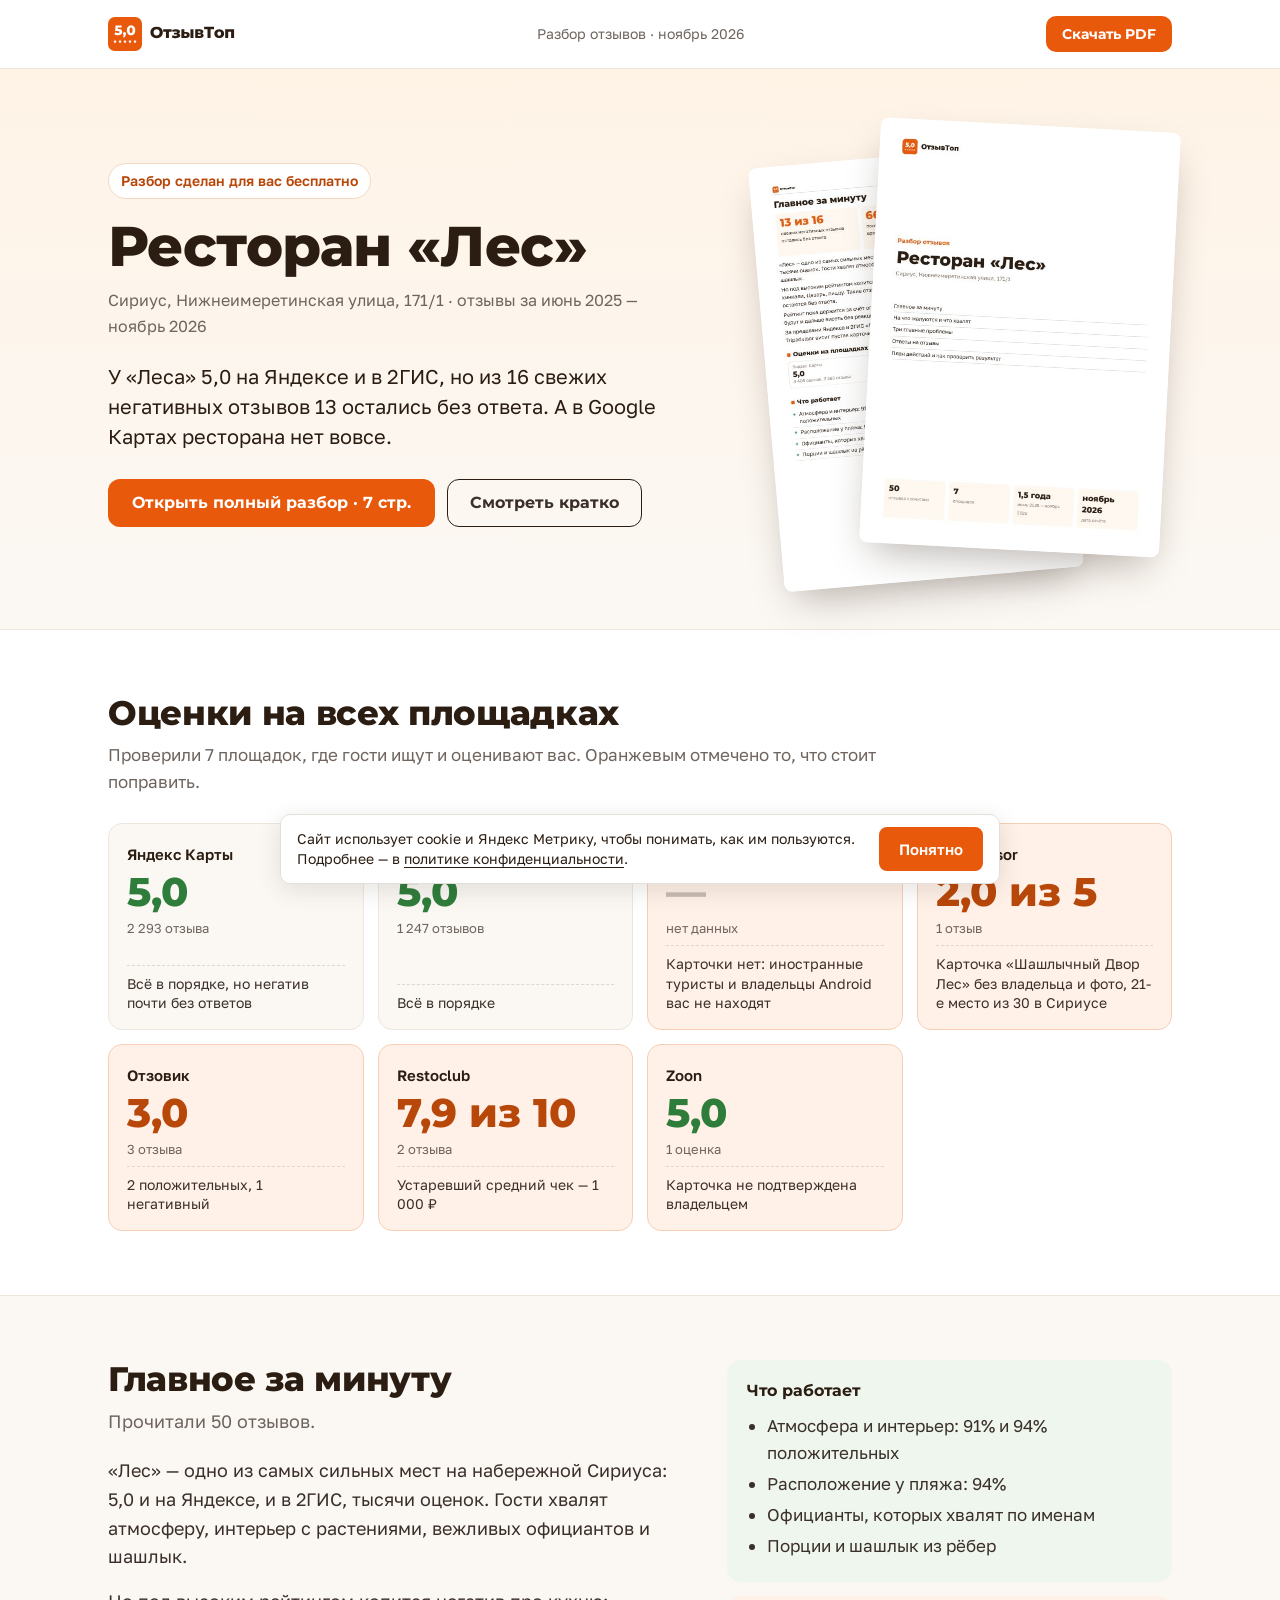
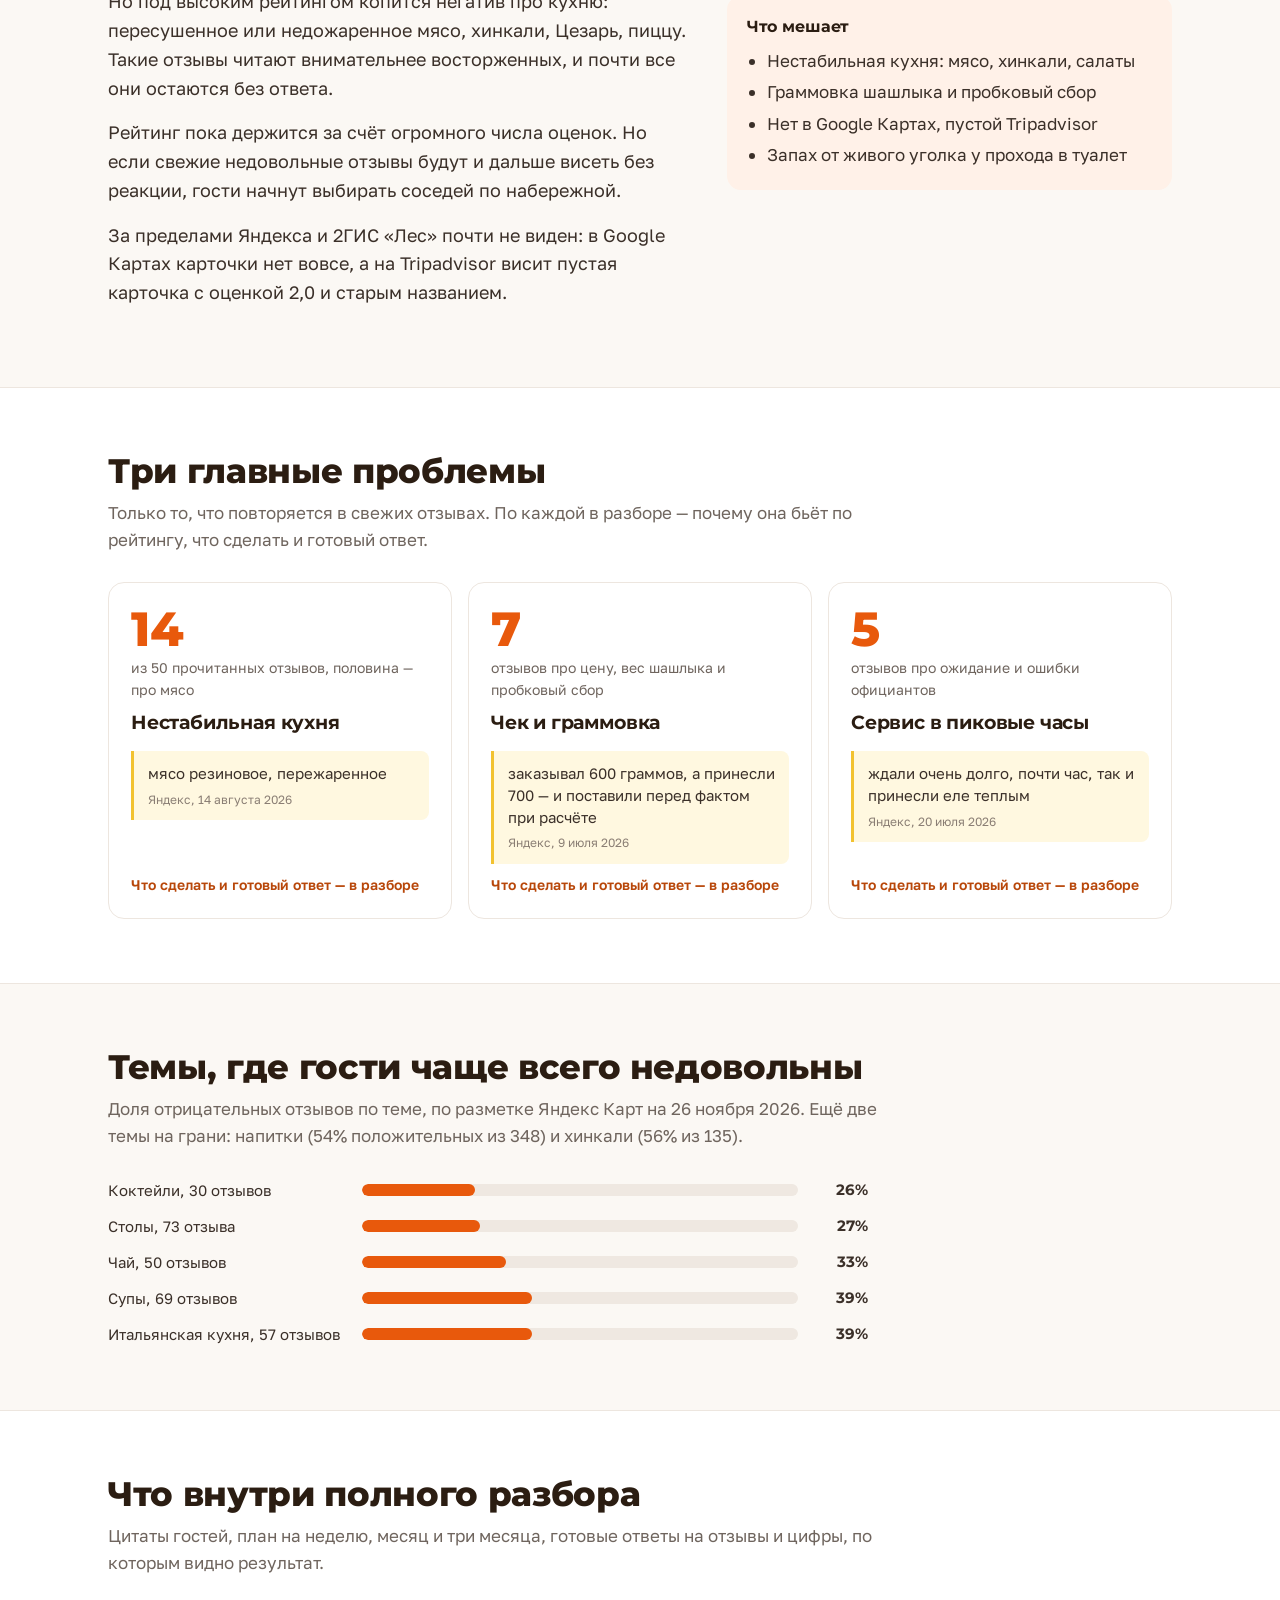
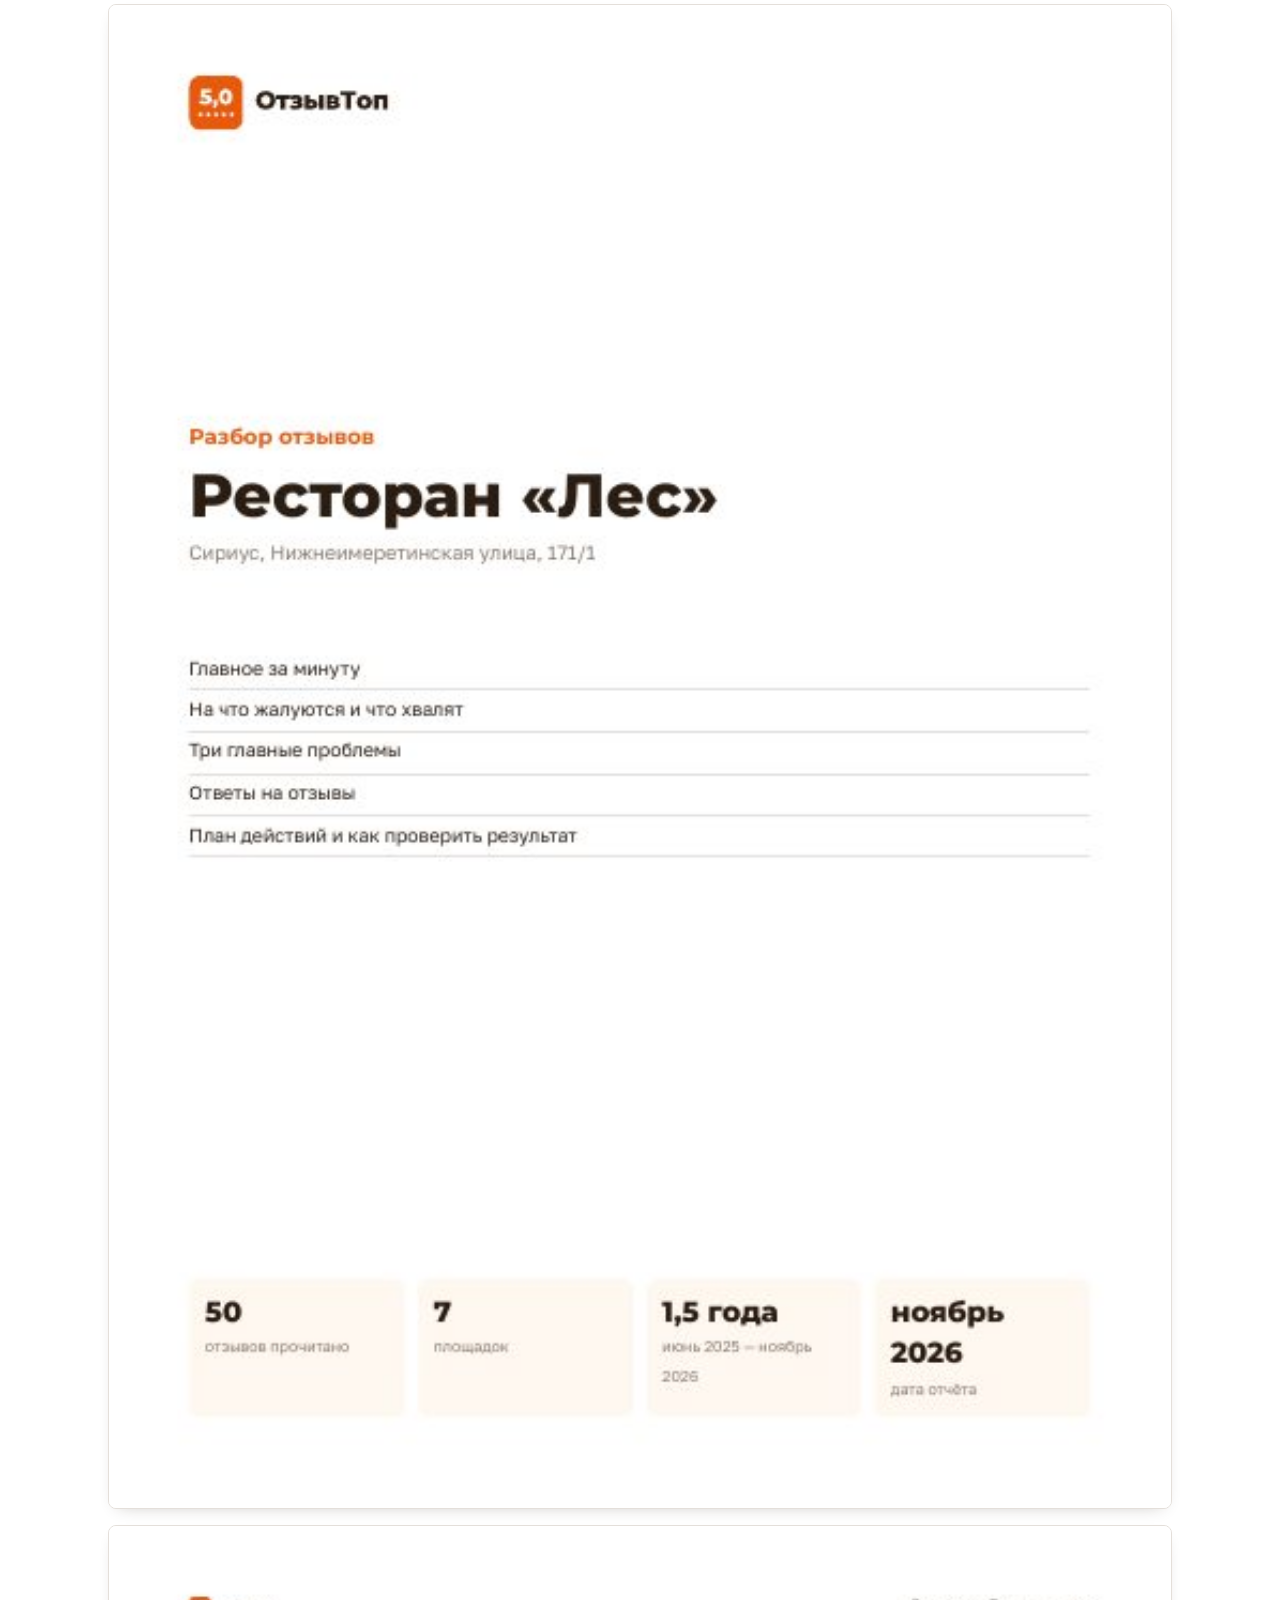
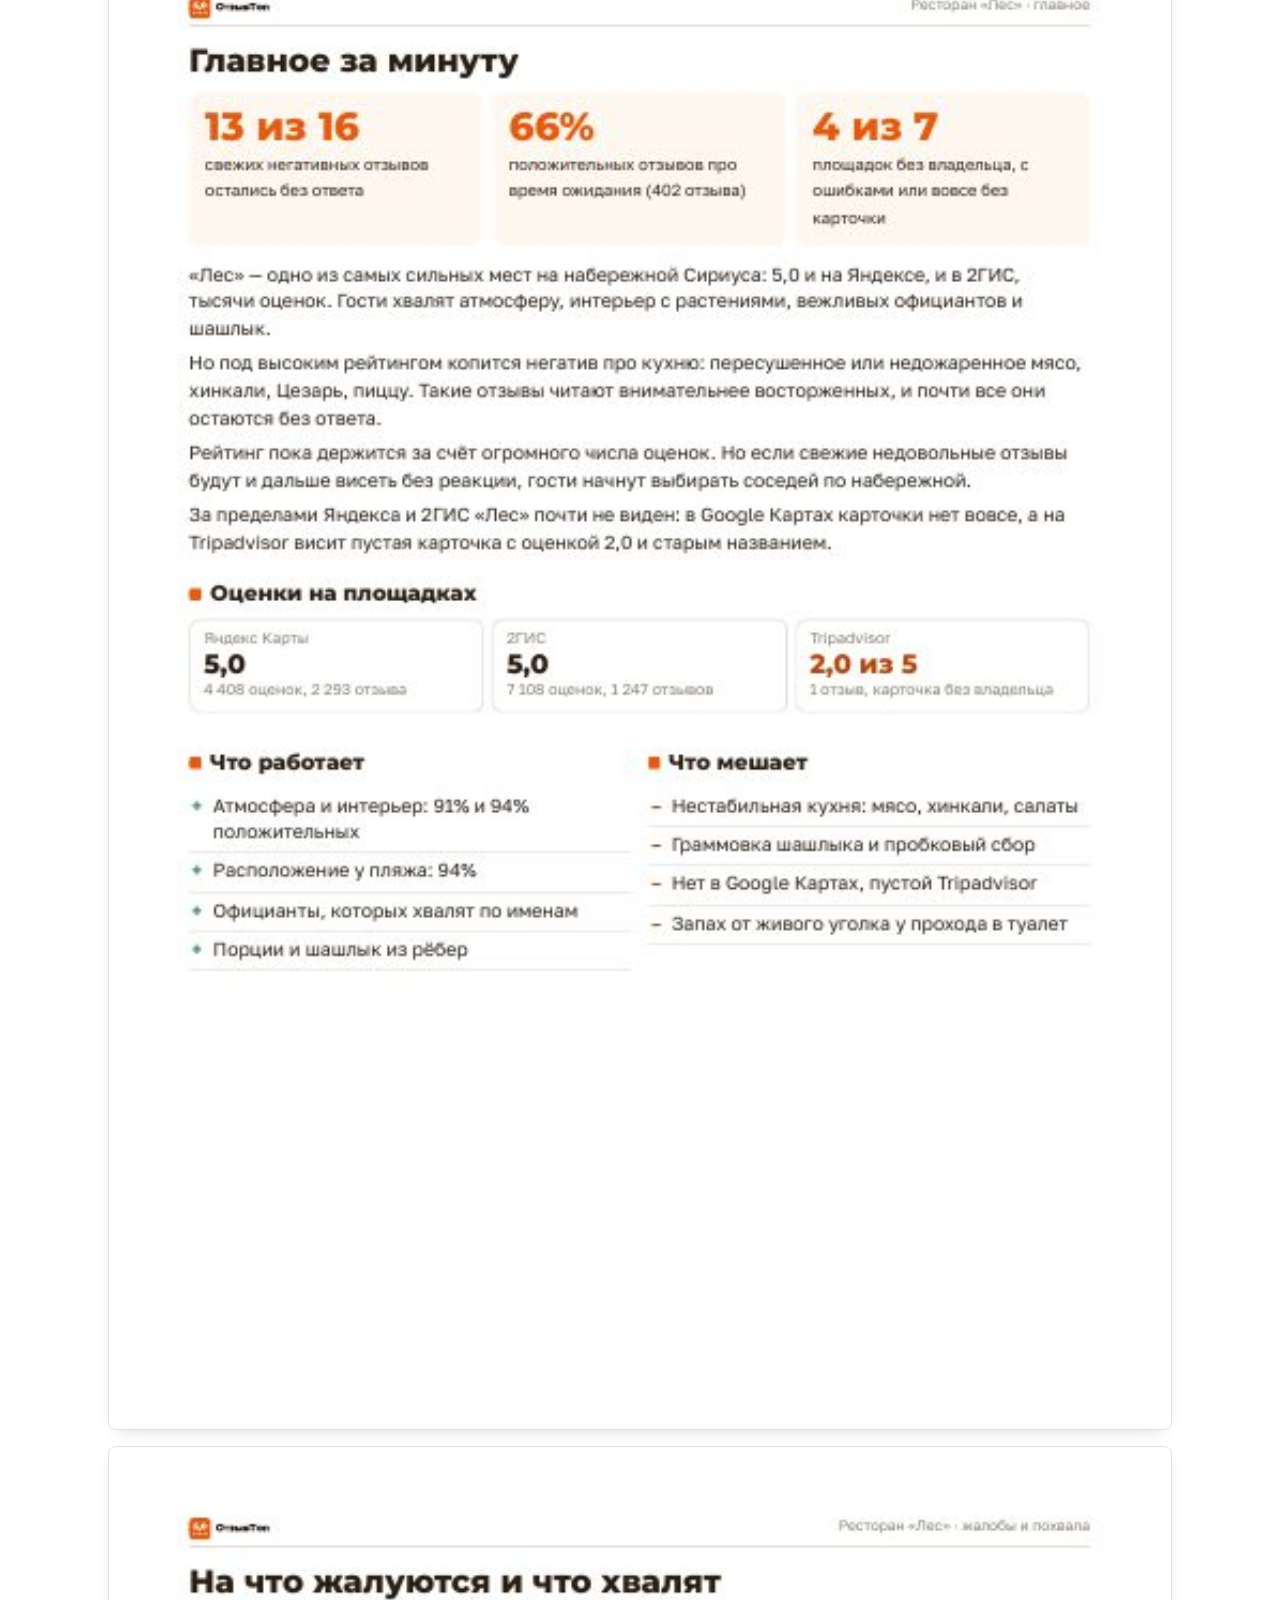
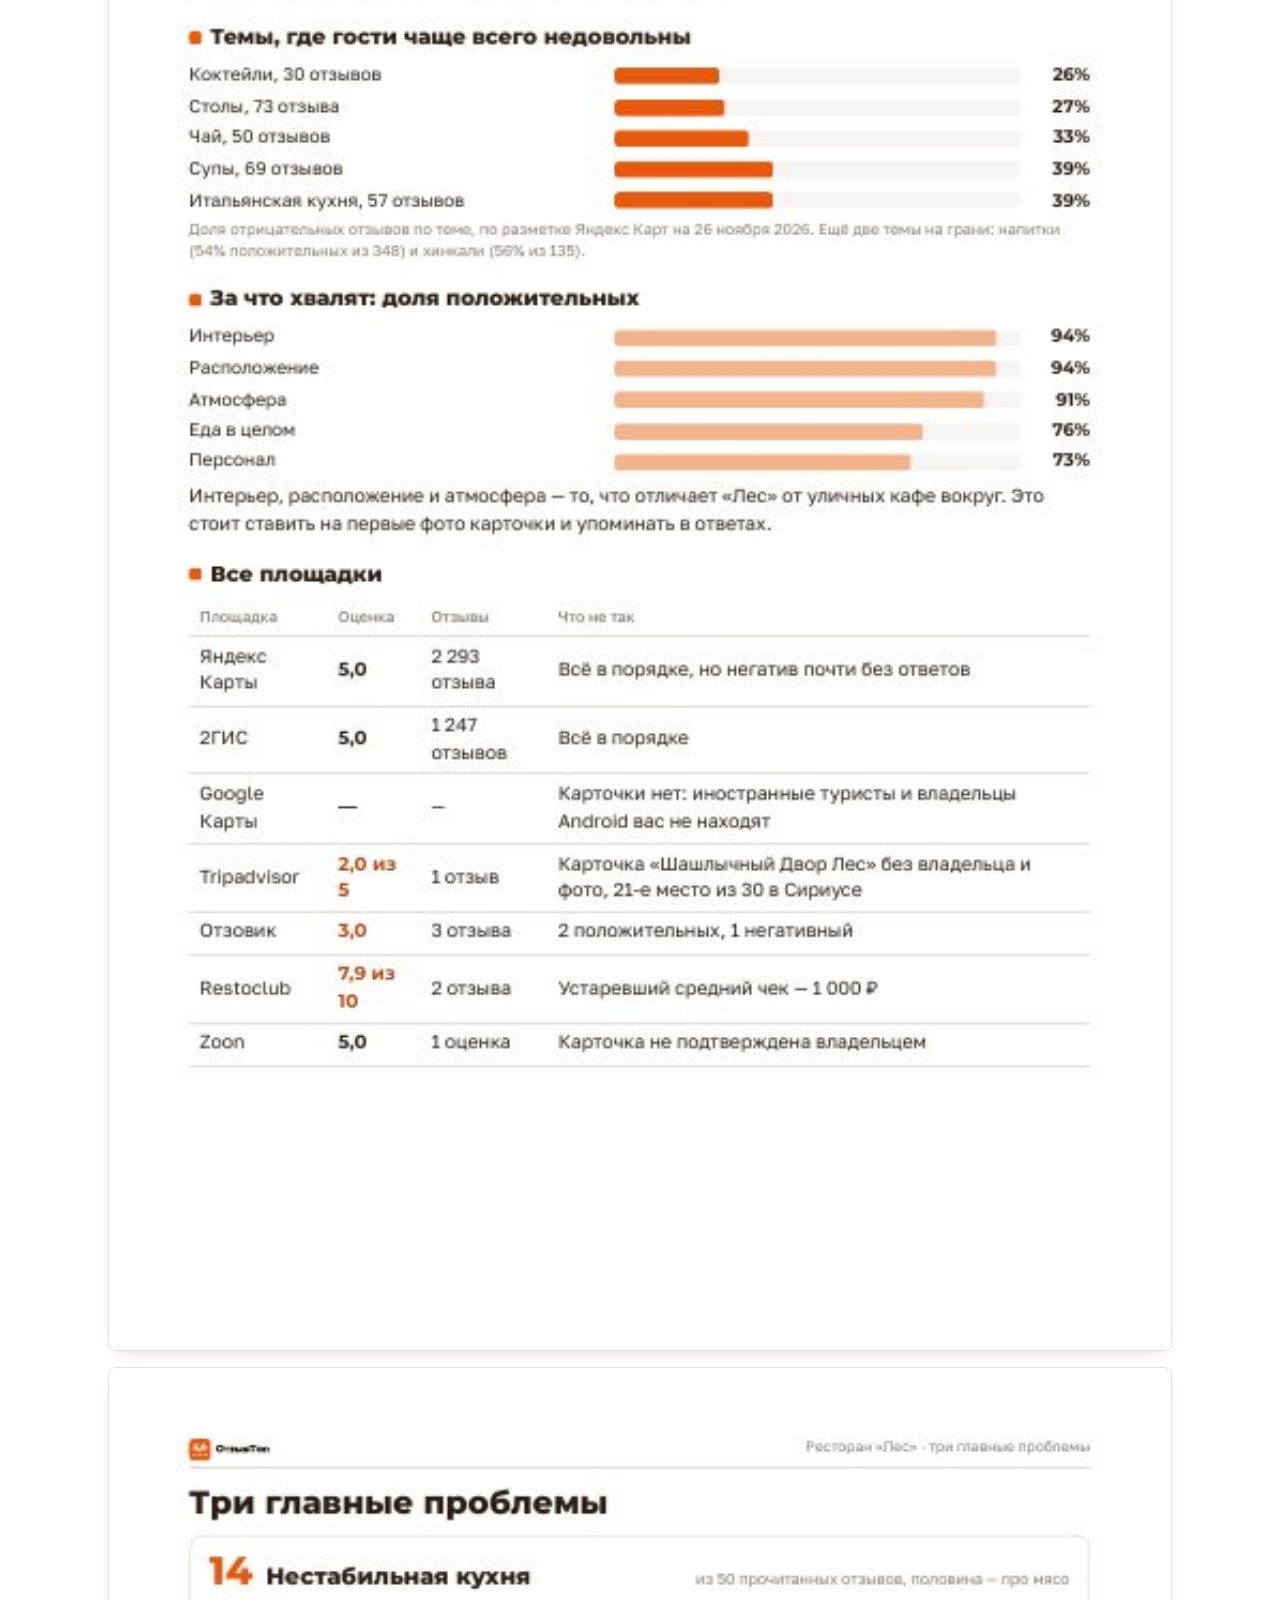
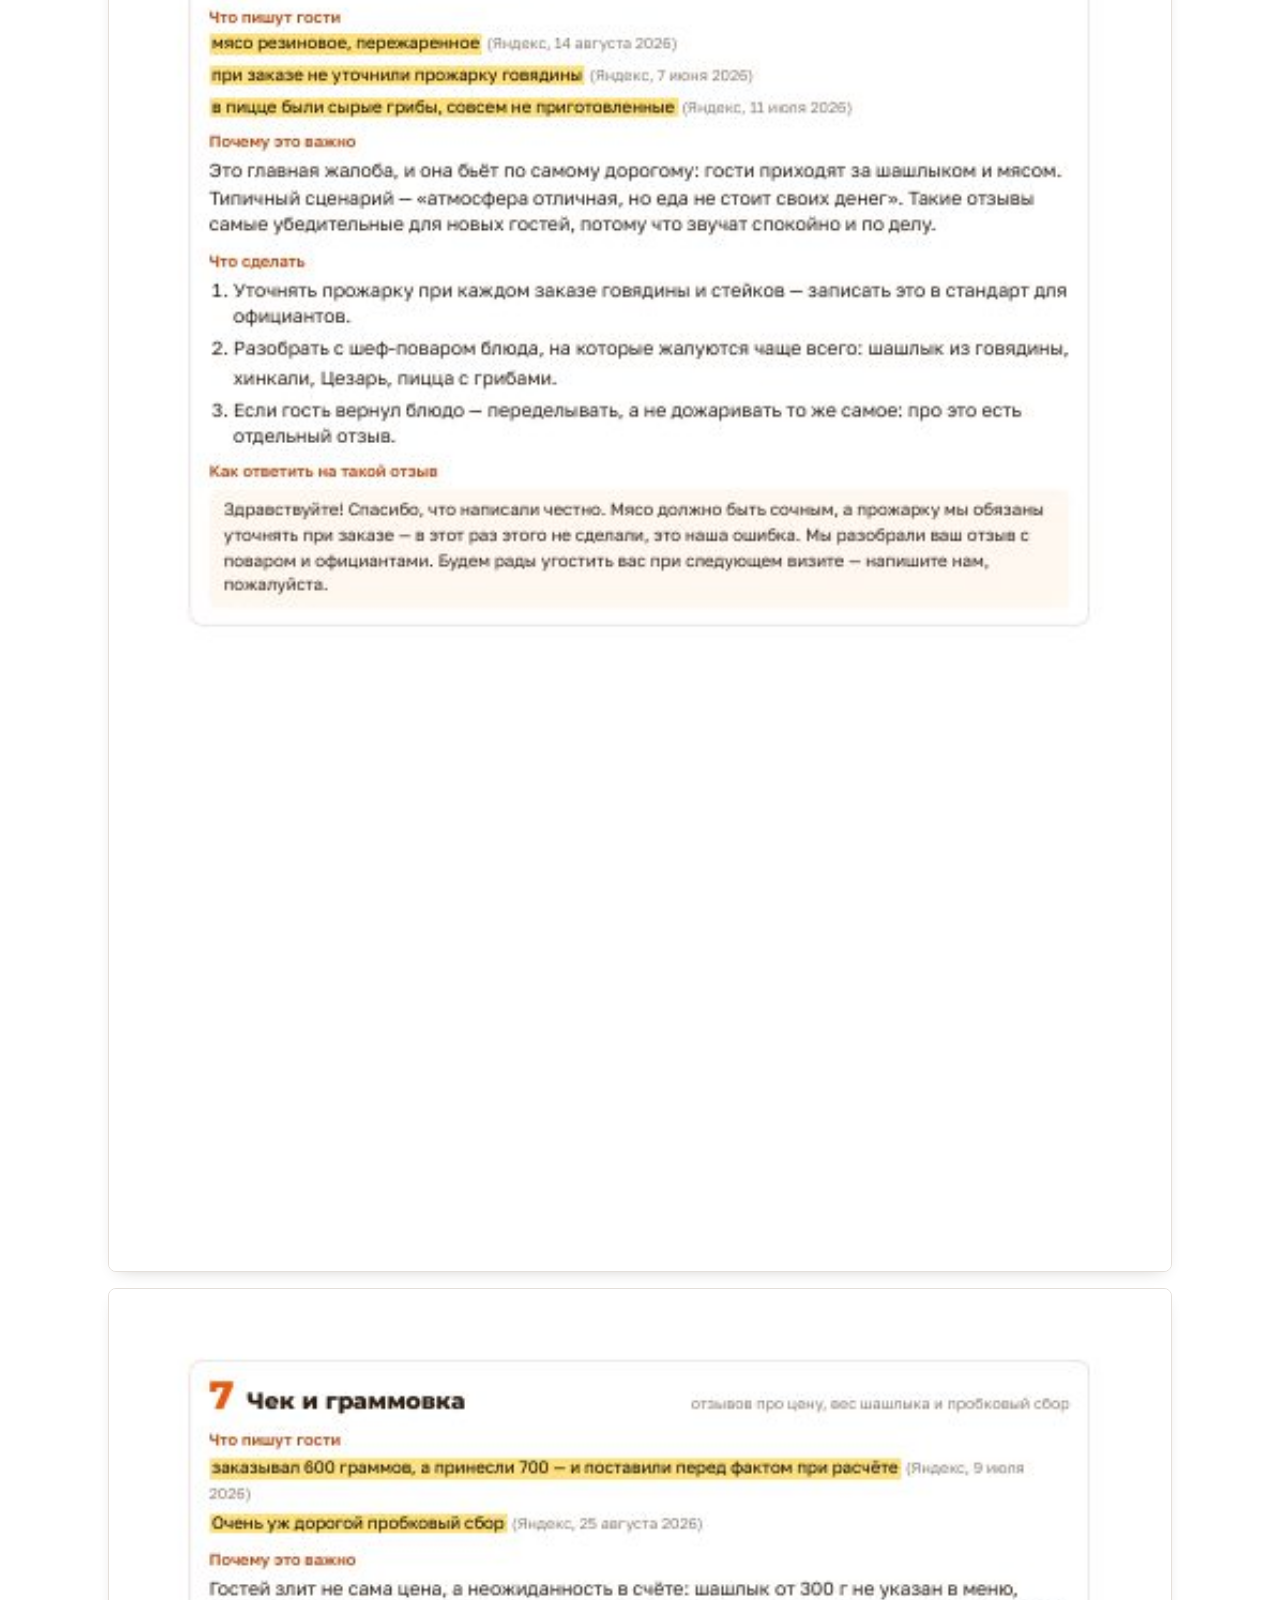
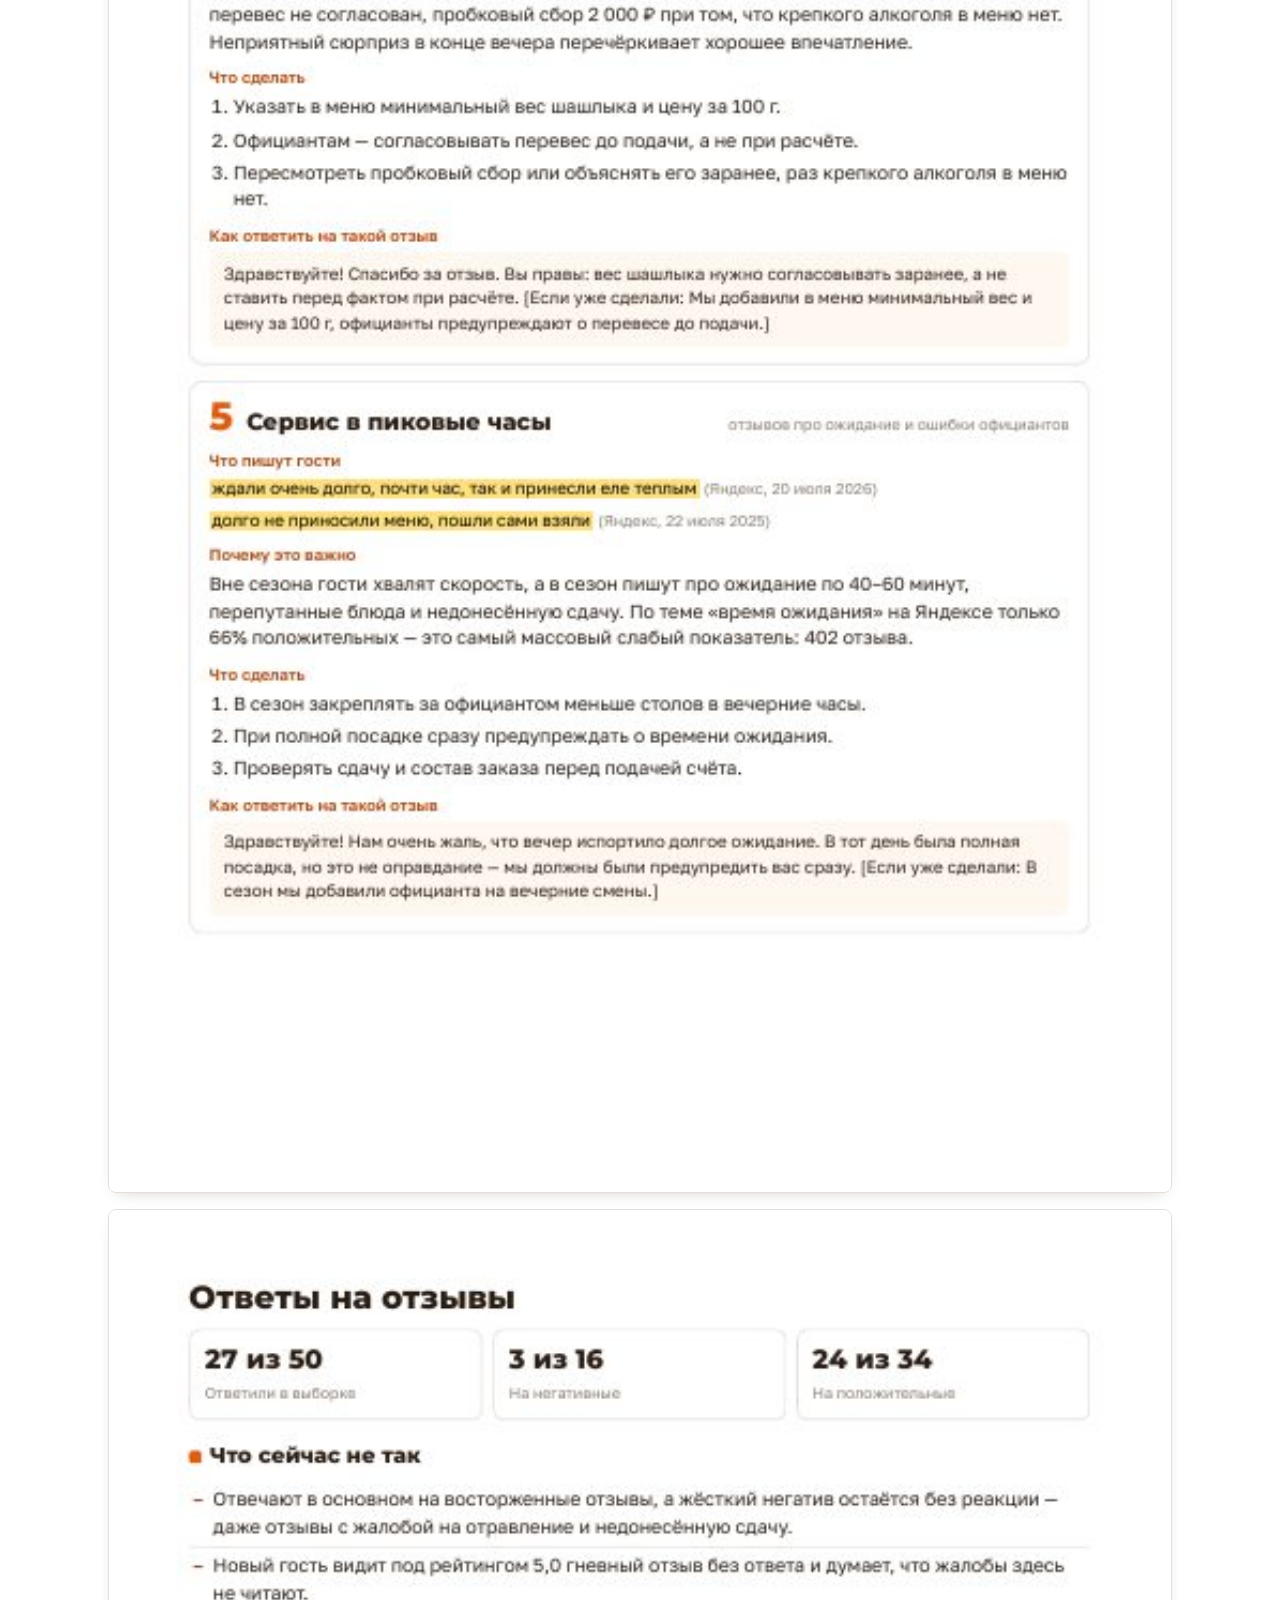
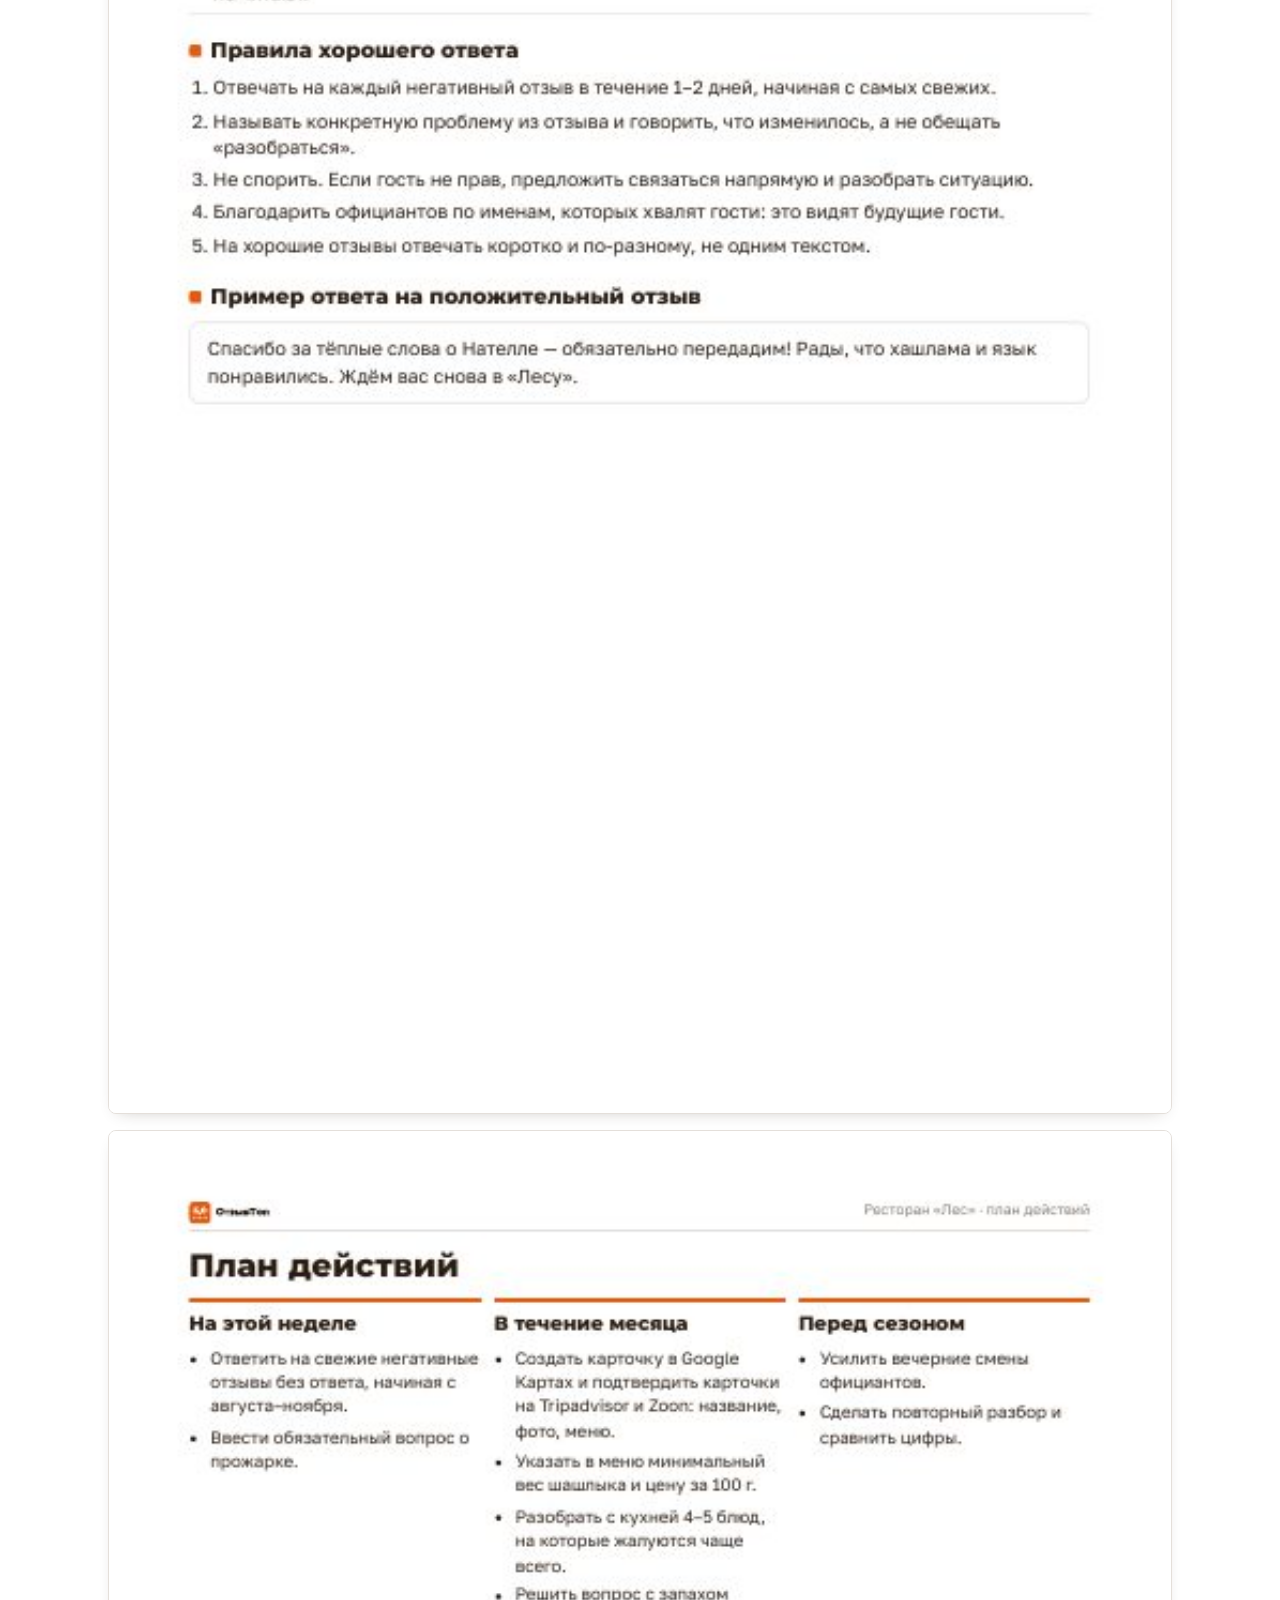
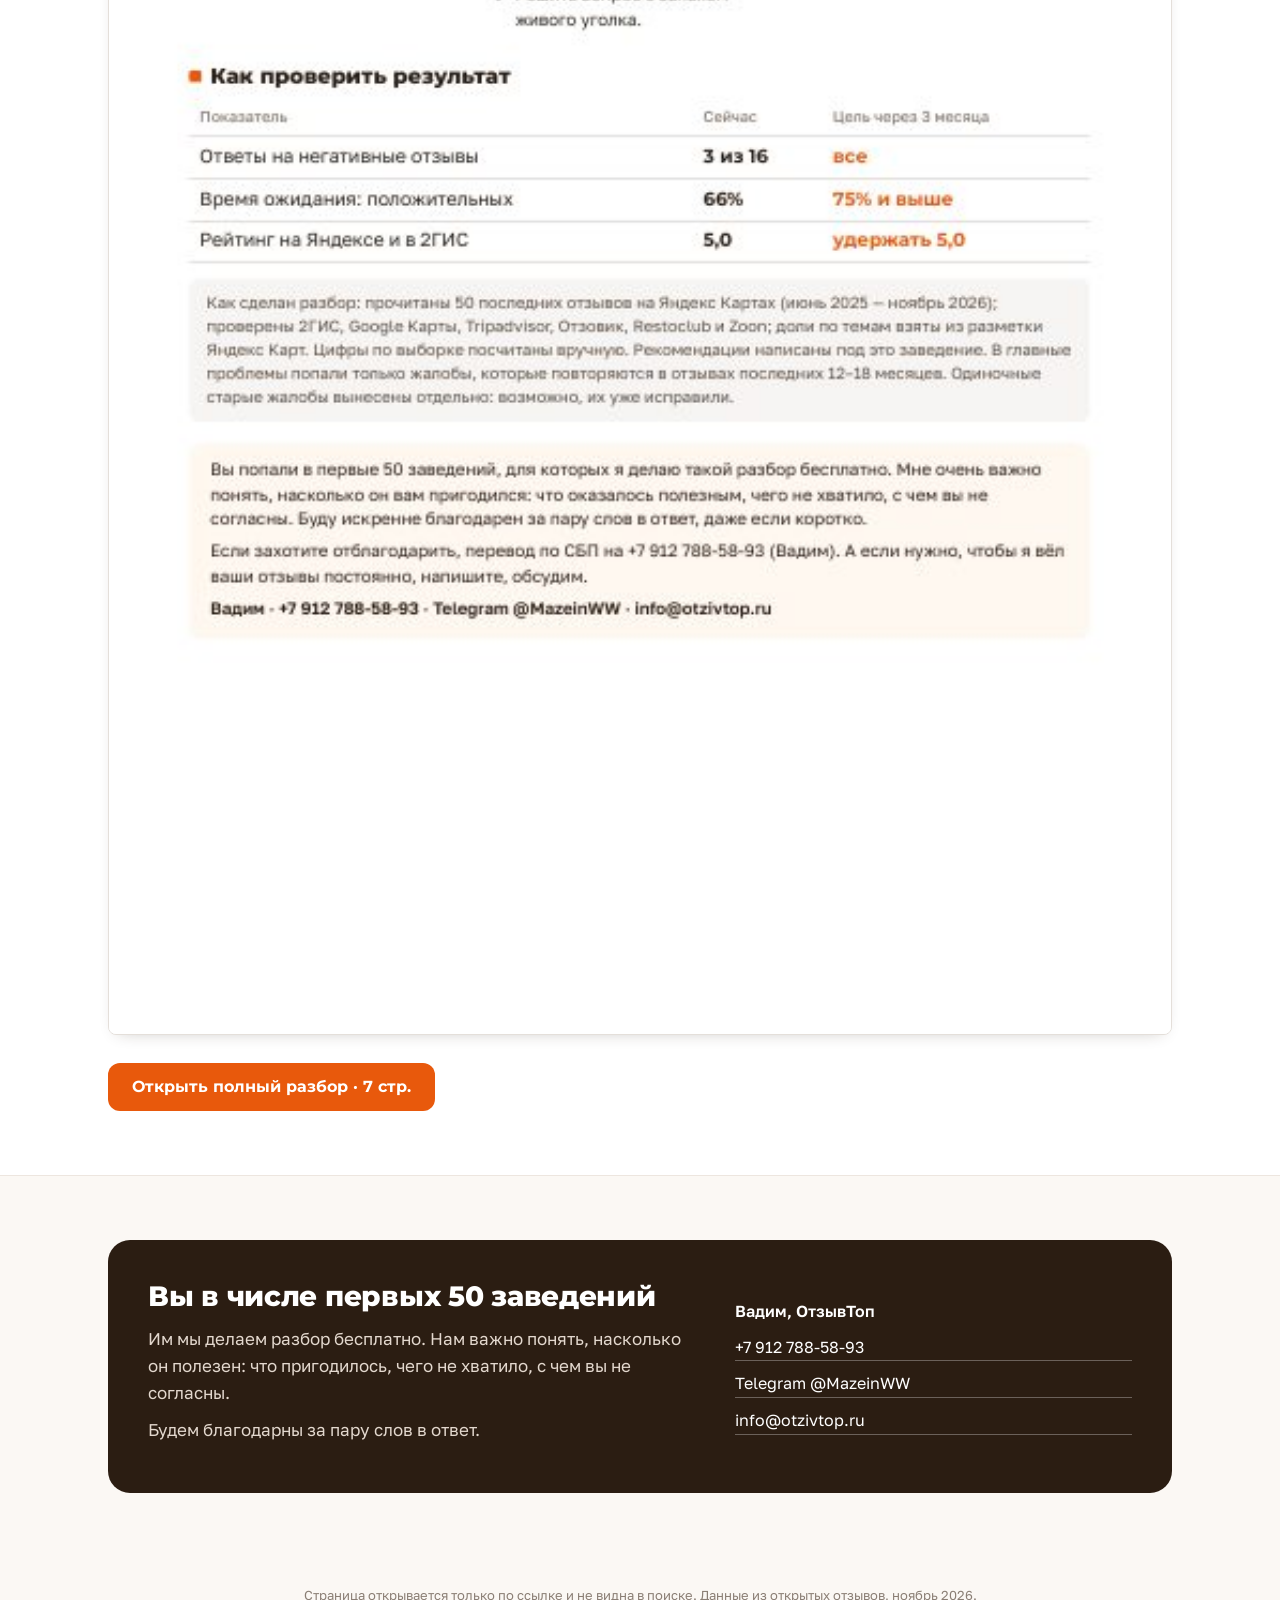
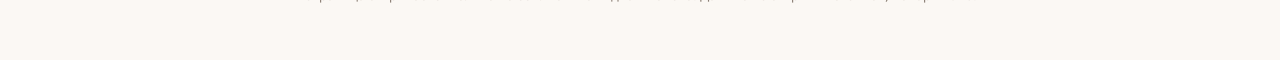
<file: r/tsy6kv/index.html>
<!DOCTYPE html>
<html lang="ru">
<head>
<meta charset="utf-8">
<meta name="viewport" content="width=device-width, initial-scale=1">
<meta name="robots" content="noindex, nofollow">
<title>Разбор отзывов — Ресторан «Лес» · ОтзывТоп</title>
<link rel="icon" href="/favicon.ico">
<link rel="preload" href="/fonts/montserrat-800.woff2" as="font" type="font/woff2" crossorigin>
<link rel="stylesheet" href="/style.css?v=5">
<style>
body.rv{margin:0;background:#FBF8F4;color:#3B3029;font:400 17px/1.6 "Golos Text",Arial,sans-serif}
.rv *{box-sizing:border-box}
.rv a{color:inherit}
.rv h1,.rv h2,.rv h3{font-family:Montserrat,Arial,sans-serif;color:#2B1D12;margin:0;letter-spacing:-.01em}
.rv .in{max-width:1120px;margin:0 auto;padding:0 28px}
.rv-bar{background:#fff;border-bottom:1px solid #EDE6DF;position:sticky;top:0;z-index:5}
.rv-bar .in{display:flex;align-items:center;justify-content:space-between;height:68px;gap:16px}
.rv-bar img{height:34px;display:block}
.rv-bar span{font-size:14px;color:#6F655E}
.rv-btn{display:inline-flex;align-items:center;justify-content:center;gap:8px;background:#E8590C;color:#fff!important;text-decoration:none;font:700 16px/1 Montserrat,Arial,sans-serif;padding:16px 24px;border-radius:12px;transition:background .15s}
.rv-btn:hover{background:#C94B08}
.rv-btn:focus-visible,.rv-ghost:focus-visible{outline:3px solid #2B1D12;outline-offset:3px}
.rv-ghost{display:inline-flex;align-items:center;justify-content:center;border:1.5px solid #2B1D12;color:#2B1D12;text-decoration:none;font:700 16px/1 Montserrat,Arial,sans-serif;padding:15px 22px;border-radius:12px}
.rv-ghost:hover{background:#2B1D12;color:#fff}
.rv-bar .rv-btn{padding:11px 16px;font-size:14px;border-radius:10px}

.rv-hero{background:linear-gradient(180deg,#FFF3E6 0%,#FBF8F4 100%);padding:56px 0 64px}
.rv-hero .in{display:grid;grid-template-columns:1.15fr .85fr;gap:48px;align-items:center}
.rv-kick{display:inline-block;background:#fff;border:1px solid #F3D9C4;color:#B8470A;font-weight:600;font-size:14px;padding:6px 12px;border-radius:999px;margin-bottom:18px}
.rv-hero h1{font-size:clamp(34px,4.6vw,56px);line-height:1.05;font-weight:800}
.rv-addr{color:#6F655E;margin:12px 0 22px;font-size:16px}
.rv-lead{font-size:20px;line-height:1.5;color:#2B1D12;margin:0 0 28px;max-width:34em}
.rv-lead mark{background:#FFE07A;padding:0 3px;border-radius:3px}
.rv-acts{display:flex;flex-wrap:wrap;gap:12px}
.rv-stack{position:relative;height:440px}
.rv-stack a{position:absolute;display:block;width:300px;border-radius:8px;overflow:hidden;box-shadow:0 18px 40px -12px rgba(43,29,18,.35);background:#fff;transition:transform .2s}
.rv-stack img{display:block;width:100%;height:auto}
.rv-stack a:nth-child(1){left:6%;top:30px;transform:rotate(-5deg)}
.rv-stack a:nth-child(2){left:30%;top:0;transform:rotate(3deg)}
.rv-stack a:hover{transform:rotate(0) scale(1.02);z-index:3}

.rv-sec{padding:64px 0}
.rv-sec h2{font-size:clamp(26px,3vw,34px);font-weight:800;margin-bottom:8px}
.rv-sub{color:#6F655E;margin:0 0 28px;max-width:46em}
.rv-white{background:#fff;border-top:1px solid #EDE6DF;border-bottom:1px solid #EDE6DF}

.rv-plats{display:grid;grid-template-columns:repeat(4,1fr);gap:14px}
.rv-plat{background:#FBF8F4;border-radius:14px;padding:18px 18px 16px;border:1px solid #EDE6DF;display:flex;flex-direction:column;gap:6px;min-height:170px}
.rv-plat .nm{font-weight:600;color:#2B1D12;font-size:15px}
.rv-plat .sc{font:800 40px/1 Montserrat,Arial,sans-serif;color:#2B1D12}
.rv-plat .ct{font-size:13px;color:#6F655E}
.rv-plat .is{font-size:14px;line-height:1.4;margin-top:auto;padding-top:8px;border-top:1px dashed #E0D6CC}
.rv-plat.ok .sc{color:#2F7D3B}
.rv-plat.bad{background:#FFF1E8;border-color:#F6CFB4}
.rv-plat.low .sc{color:#B8470A}
.rv-plat.none .sc{color:#C9BDB2}

.rv-two{display:grid;grid-template-columns:1.3fr 1fr;gap:40px;align-items:start}
.rv-sum p{margin:0 0 16px;font-size:18px}
.rv-gb{display:grid;gap:14px}
.rv-gb div{border-radius:14px;padding:18px 20px}
.rv-gb .g{background:#EEF6EE}.rv-gb .b{background:#FFF1E8}
.rv-gb h3{font-size:16px;margin-bottom:8px}
.rv-gb ul{margin:0;padding-left:20px}.rv-gb li{margin:4px 0}

.rv-probs{display:grid;grid-template-columns:repeat(3,1fr);gap:16px}
.rv-prob{background:#fff;border:1px solid #EDE6DF;border-radius:16px;padding:22px;display:flex;flex-direction:column;gap:10px}
.rv-prob .n{font:800 48px/1 Montserrat,Arial,sans-serif;color:#E8590C}
.rv-prob .sh{font-size:14px;color:#6F655E;margin-top:-6px}
.rv-prob h3{font-size:19px;line-height:1.25}
.rv-prob blockquote{margin:6px 0 0;padding:12px 14px;background:#FFF8E0;border-left:3px solid #F2C230;border-radius:0 8px 8px 0;font-size:15px;line-height:1.45}
.rv-prob cite{display:block;font-style:normal;font-size:12px;color:#8A7E74;margin-top:6px}
.rv-old{margin-top:18px;background:#F4F0EB;border-radius:14px;padding:18px 22px;font-size:15px}.rv-old h3{font-size:16px;margin-bottom:6px}.rv-old ul{margin:0 0 8px;padding-left:20px}.rv-old p{margin:0;color:#6F655E}
.rv-lock{margin-top:auto;font-size:14px;color:#B8470A;font-weight:600}

.rv-bars{display:grid;gap:12px;max-width:760px}
.rv-bar-row{display:grid;grid-template-columns:240px 1fr 56px;gap:14px;align-items:center;font-size:15px}
.rv-track{height:12px;background:#EFE8E1;border-radius:99px;overflow:hidden}
.rv-track i{display:block;height:100%;background:#E8590C;border-radius:99px}
.rv-bar-row b{font-family:Montserrat,Arial,sans-serif;text-align:right}
.rv-note-s{font-size:14px;color:#6F655E;margin-top:16px}

.rv-pages{display:grid;grid-template-columns:repeat(var(--n),1fr);gap:16px;margin:8px 0 28px}
.rv-pages a{display:block;border-radius:8px;overflow:hidden;border:1px solid #E4DFDA;background:#fff;box-shadow:0 6px 16px -10px rgba(43,29,18,.3);transition:transform .15s}
.rv-pages a:hover{transform:translateY(-3px)}
.rv-pages img{display:block;width:100%;height:auto}

.rv-final{background:#2B1D12;color:#F3EBE3;border-radius:22px;padding:40px;display:grid;grid-template-columns:1.4fr 1fr;gap:32px;align-items:center}
.rv-final h2{color:#fff;font-size:28px;margin-bottom:12px}
.rv-final p{margin:0 0 10px;color:#E3D8CE}
.rv-final .rv-ghost{border-color:#fff;color:#fff}.rv-final .rv-ghost:hover{background:#fff;color:#2B1D12}
.rv-contact{display:grid;gap:10px;font-size:16px}
.rv-contact a{color:#fff;text-decoration:none;border-bottom:1px solid rgba(255,255,255,.3)}
.rv-foot{text-align:center;font-size:13px;color:#8A7E74;padding:28px 0 40px}

@media (max-width:900px){
 .rv-hero .in,.rv-two,.rv-final{grid-template-columns:1fr}
 .rv-stack{height:340px;max-width:420px}
 .rv-stack a{width:220px}
 .rv-plats{grid-template-columns:repeat(2,1fr)}
 .rv-probs{grid-template-columns:1fr}
 .rv-pages{grid-template-columns:repeat(4,1fr)}
}
@media (max-width:560px){
 .rv .in{padding:0 18px}
 .rv-bar span{display:none}
 .rv-hero{padding:36px 0 40px}
 .rv-lead{font-size:18px}
 .rv-acts a{width:100%}
 .rv-plats{grid-template-columns:1fr}
 .rv-plat{min-height:0}
 .rv-pages{grid-template-columns:repeat(3,1fr)}
 .rv-bar-row{grid-template-columns:1fr 48px}.rv-track{grid-column:1/-1;order:3}
 .rv-final{padding:28px 22px}
 .rv-sec{padding:44px 0}
}
@media (prefers-reduced-motion:reduce){.rv *{transition:none!important}}
</style>
</head>
<body class="rv">
<header class="rv-bar"><div class="in"><a href="/" aria-label="ОтзывТоп — на главную"><img src="/img/logo.svg" alt="ОтзывТоп"></a><span>Разбор отзывов · ноябрь 2026</span><a class="rv-btn" href="razbor.pdf" target="_blank" rel="noopener">Скачать PDF</a></div></header>
<main>
<section class="rv-hero"><div class="in">
 <div>
  <span class="rv-kick">Разбор сделан для вас бесплатно</span>
  <h1>Ресторан «Лес»</h1>
  <p class="rv-addr">Сириус, Нижнеимеретинская улица, 171/1 · отзывы за июнь 2025 — ноябрь 2026</p>
  <p class="rv-lead">У «Леса» 5,0 на Яндексе и в 2ГИС, но из 16 свежих негативных отзывов 13 остались без ответа. А в Google Картах ресторана нет вовсе.</p>
  <div class="rv-acts"><a class="rv-btn" href="razbor.pdf" target="_blank" rel="noopener">Открыть полный разбор · 7 стр.</a><a class="rv-ghost" href="#plats">Смотреть кратко</a></div>
 </div>
 <div class="rv-stack"><a href='razbor.pdf' target='_blank' rel='noopener' aria-label='Открыть разбор, страница 1'><img src='p-2.jpg' alt='' width='300' height='424'></a><a href='razbor.pdf' target='_blank' rel='noopener' aria-label='Открыть разбор, страница 2'><img src='p-1.jpg' alt='' width='300' height='424'></a></div>
</div></section>

<section class="rv-sec rv-white" id="plats"><div class="in">
 <h2>Оценки на всех площадках</h2>
 <p class="rv-sub">Проверили 7 площадок, где гости ищут и оценивают вас. Оранжевым отмечено то, что стоит поправить.</p>
 <div class="rv-plats"><div class='rv-plat ok'><span class='nm'>Яндекс Карты</span><span class='sc'>5,0</span><span class='ct'>2 293 отзыва</span><span class='is'>Всё в порядке, но негатив почти без ответов</span></div><div class='rv-plat ok'><span class='nm'>2ГИС</span><span class='sc'>5,0</span><span class='ct'>1 247 отзывов</span><span class='is'>Всё в порядке</span></div><div class='rv-plat none bad'><span class='nm'>Google Карты</span><span class='sc'>—</span><span class='ct'>нет данных</span><span class='is'>Карточки нет: иностранные туристы и владельцы Android вас не находят</span></div><div class='rv-plat low bad'><span class='nm'>Tripadvisor</span><span class='sc'>2,0 из 5</span><span class='ct'>1 отзыв</span><span class='is'>Карточка «Шашлычный Двор Лес» без владельца и фото, 21-е место из 30 в Сириусе</span></div><div class='rv-plat low bad'><span class='nm'>Отзовик</span><span class='sc'>3,0</span><span class='ct'>3 отзыва</span><span class='is'>2 положительных, 1 негативный</span></div><div class='rv-plat low bad'><span class='nm'>Restoclub</span><span class='sc'>7,9 из 10</span><span class='ct'>2 отзыва</span><span class='is'>Устаревший средний чек — 1 000 ₽</span></div><div class='rv-plat ok bad'><span class='nm'>Zoon</span><span class='sc'>5,0</span><span class='ct'>1 оценка</span><span class='is'>Карточка не подтверждена владельцем</span></div></div>
</div></section>

<section class="rv-sec"><div class="in rv-two">
 <div class="rv-sum"><h2>Главное за минуту</h2><p class="rv-sub" style="margin-bottom:20px">Прочитали 50 отзывов.</p><p>«Лес» — одно из самых сильных мест на набережной Сириуса: 5,0 и на Яндексе, и в 2ГИС, тысячи оценок. Гости хвалят атмосферу, интерьер с растениями, вежливых официантов и шашлык.</p><p>Но под высоким рейтингом копится негатив про кухню: пересушенное или недожаренное мясо, хинкали, Цезарь, пиццу. Такие отзывы читают внимательнее восторженных, и почти все они остаются без ответа.</p><p>Рейтинг пока держится за счёт огромного числа оценок. Но если свежие недовольные отзывы будут и дальше висеть без реакции, гости начнут выбирать соседей по набережной.</p><p>За пределами Яндекса и 2ГИС «Лес» почти не виден: в Google Картах карточки нет вовсе, а на Tripadvisor висит пустая карточка с оценкой 2,0 и старым названием.</p></div>
 <div class="rv-gb"><div class="g"><h3>Что работает</h3><ul><li>Атмосфера и интерьер: 91% и 94% положительных</li><li>Расположение у пляжа: 94%</li><li>Официанты, которых хвалят по именам</li><li>Порции и шашлык из рёбер</li></ul></div><div class="b"><h3>Что мешает</h3><ul><li>Нестабильная кухня: мясо, хинкали, салаты</li><li>Граммовка шашлыка и пробковый сбор</li><li>Нет в Google Картах, пустой Tripadvisor</li><li>Запах от живого уголка у прохода в туалет</li></ul></div></div>
</div></section>

<section class="rv-sec rv-white"><div class="in">
 <h2>Три главные проблемы</h2>
 <p class="rv-sub">Только то, что повторяется в свежих отзывах. По каждой в разборе — почему она бьёт по рейтингу, что сделать и готовый ответ.</p>
 <div class="rv-probs"><article class='rv-prob'><span class='n'>14</span><span class='sh'>из 50 прочитанных отзывов, половина — про мясо</span><h3>Нестабильная кухня</h3><blockquote>мясо резиновое, пережаренное<cite>Яндекс, 14 августа 2026</cite></blockquote><span class='rv-lock'>Что сделать и готовый ответ — в разборе</span></article><article class='rv-prob'><span class='n'>7</span><span class='sh'>отзывов про цену, вес шашлыка и пробковый сбор</span><h3>Чек и граммовка</h3><blockquote>заказывал 600 граммов, а принесли 700 — и поставили перед фактом при расчёте<cite>Яндекс, 9 июля 2026</cite></blockquote><span class='rv-lock'>Что сделать и готовый ответ — в разборе</span></article><article class='rv-prob'><span class='n'>5</span><span class='sh'>отзывов про ожидание и ошибки официантов</span><h3>Сервис в пиковые часы</h3><blockquote>ждали очень долго, почти час, так и принесли еле теплым<cite>Яндекс, 20 июля 2026</cite></blockquote><span class='rv-lock'>Что сделать и готовый ответ — в разборе</span></article></div>
 
</div></section>

<section class="rv-sec"><div class="in">
 <h2>Темы, где гости чаще всего недовольны</h2>
 <p class="rv-sub">Доля отрицательных отзывов по теме, по разметке Яндекс Карт на 26 ноября 2026. Ещё две темы на грани: напитки (54% положительных из 348) и хинкали (56% из 135).</p>
 <div class="rv-bars"><div class='rv-bar-row'><span>Коктейли, 30 отзывов</span><div class='rv-track'><i style='width:26%'></i></div><b>26%</b></div><div class='rv-bar-row'><span>Столы, 73 отзыва</span><div class='rv-track'><i style='width:27%'></i></div><b>27%</b></div><div class='rv-bar-row'><span>Чай, 50 отзывов</span><div class='rv-track'><i style='width:33%'></i></div><b>33%</b></div><div class='rv-bar-row'><span>Супы, 69 отзывов</span><div class='rv-track'><i style='width:39%'></i></div><b>39%</b></div><div class='rv-bar-row'><span>Итальянская кухня, 57 отзывов</span><div class='rv-track'><i style='width:39%'></i></div><b>39%</b></div></div>
</div></section>

<section class="rv-sec rv-white"><div class="in">
 <h2>Что внутри полного разбора</h2>
 <p class="rv-sub">Цитаты гостей, план на неделю, месяц и три месяца, готовые ответы на отзывы и цифры, по которым видно результат.</p>
 <div class="rv-pages"><a href='razbor.pdf' target='_blank' rel='noopener' aria-label='Страница 1'><img src='p-1.jpg' alt='Страница 1 разбора' loading='lazy' width='140' height='198'></a><a href='razbor.pdf' target='_blank' rel='noopener' aria-label='Страница 2'><img src='p-2.jpg' alt='Страница 2 разбора' loading='lazy' width='140' height='198'></a><a href='razbor.pdf' target='_blank' rel='noopener' aria-label='Страница 3'><img src='p-3.jpg' alt='Страница 3 разбора' loading='lazy' width='140' height='198'></a><a href='razbor.pdf' target='_blank' rel='noopener' aria-label='Страница 4'><img src='p-4.jpg' alt='Страница 4 разбора' loading='lazy' width='140' height='198'></a><a href='razbor.pdf' target='_blank' rel='noopener' aria-label='Страница 5'><img src='p-5.jpg' alt='Страница 5 разбора' loading='lazy' width='140' height='198'></a><a href='razbor.pdf' target='_blank' rel='noopener' aria-label='Страница 6'><img src='p-6.jpg' alt='Страница 6 разбора' loading='lazy' width='140' height='198'></a><a href='razbor.pdf' target='_blank' rel='noopener' aria-label='Страница 7'><img src='p-7.jpg' alt='Страница 7 разбора' loading='lazy' width='140' height='198'></a></div>
 <a class="rv-btn" href="razbor.pdf" target="_blank" rel="noopener">Открыть полный разбор · 7 стр.</a>
</div></section>

<section class="rv-sec"><div class="in">
 <div class="rv-final">
  <div><h2>Вы в числе первых 50 заведений</h2>
   <p>Им мы делаем разбор бесплатно. Нам важно понять, насколько он полезен: что пригодилось, чего не хватило, с чем вы не согласны.</p>
   <p>Будем благодарны за пару слов в ответ.</p></div>
  <div class="rv-contact"><b style="color:#fff">Вадим, ОтзывТоп</b>
   <a href="tel:+79127885893">+7 912 788-58-93</a>
   <a href="https://t.me/MazeinWW">Telegram @MazeinWW</a>
   <a href="mailto:info@otzivtop.ru?subject=Разбор отзывов — Лес">info@otzivtop.ru</a></div>
 </div>
</div></section>
</main>
<p class="rv-foot">Страница открывается только по ссылке и не видна в поиске. Данные из открытых отзывов, ноябрь 2026.</p>
<script src="/metrika.js" defer></script>
</body>
</html>
</file>
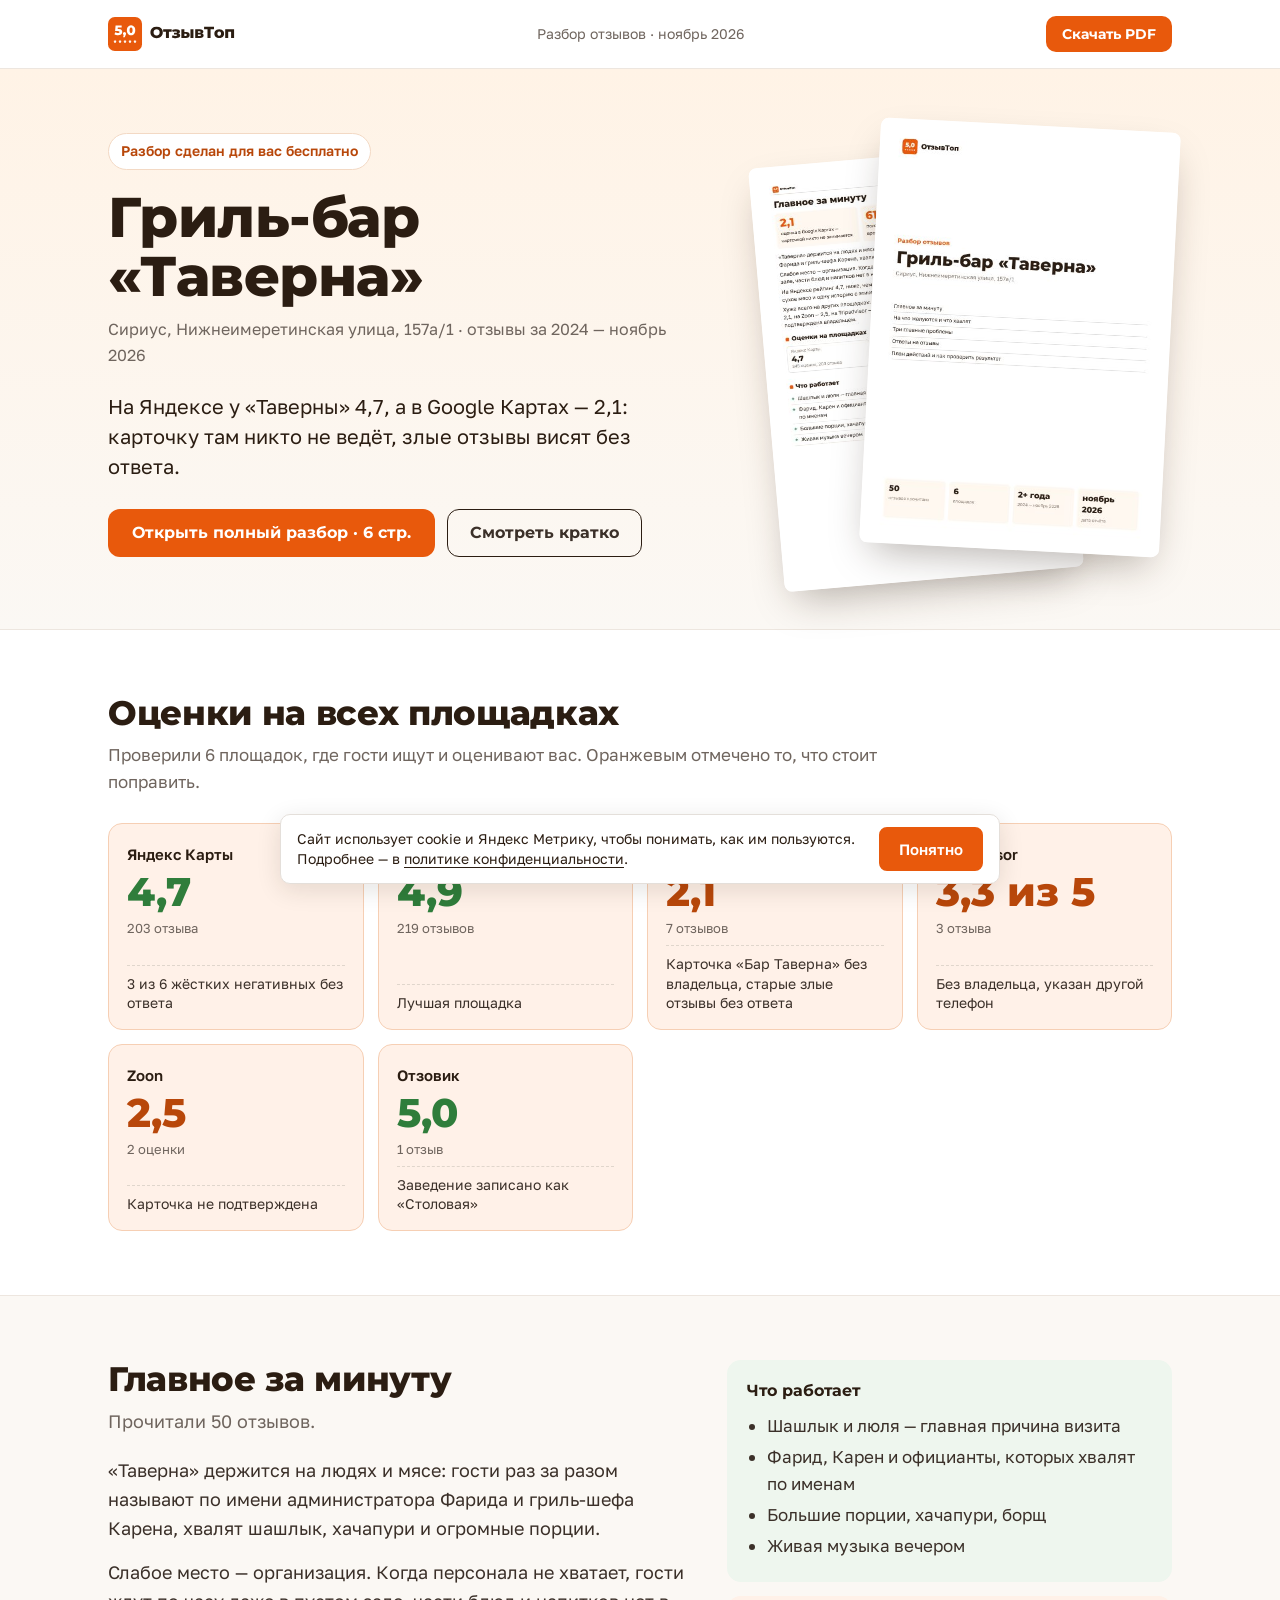
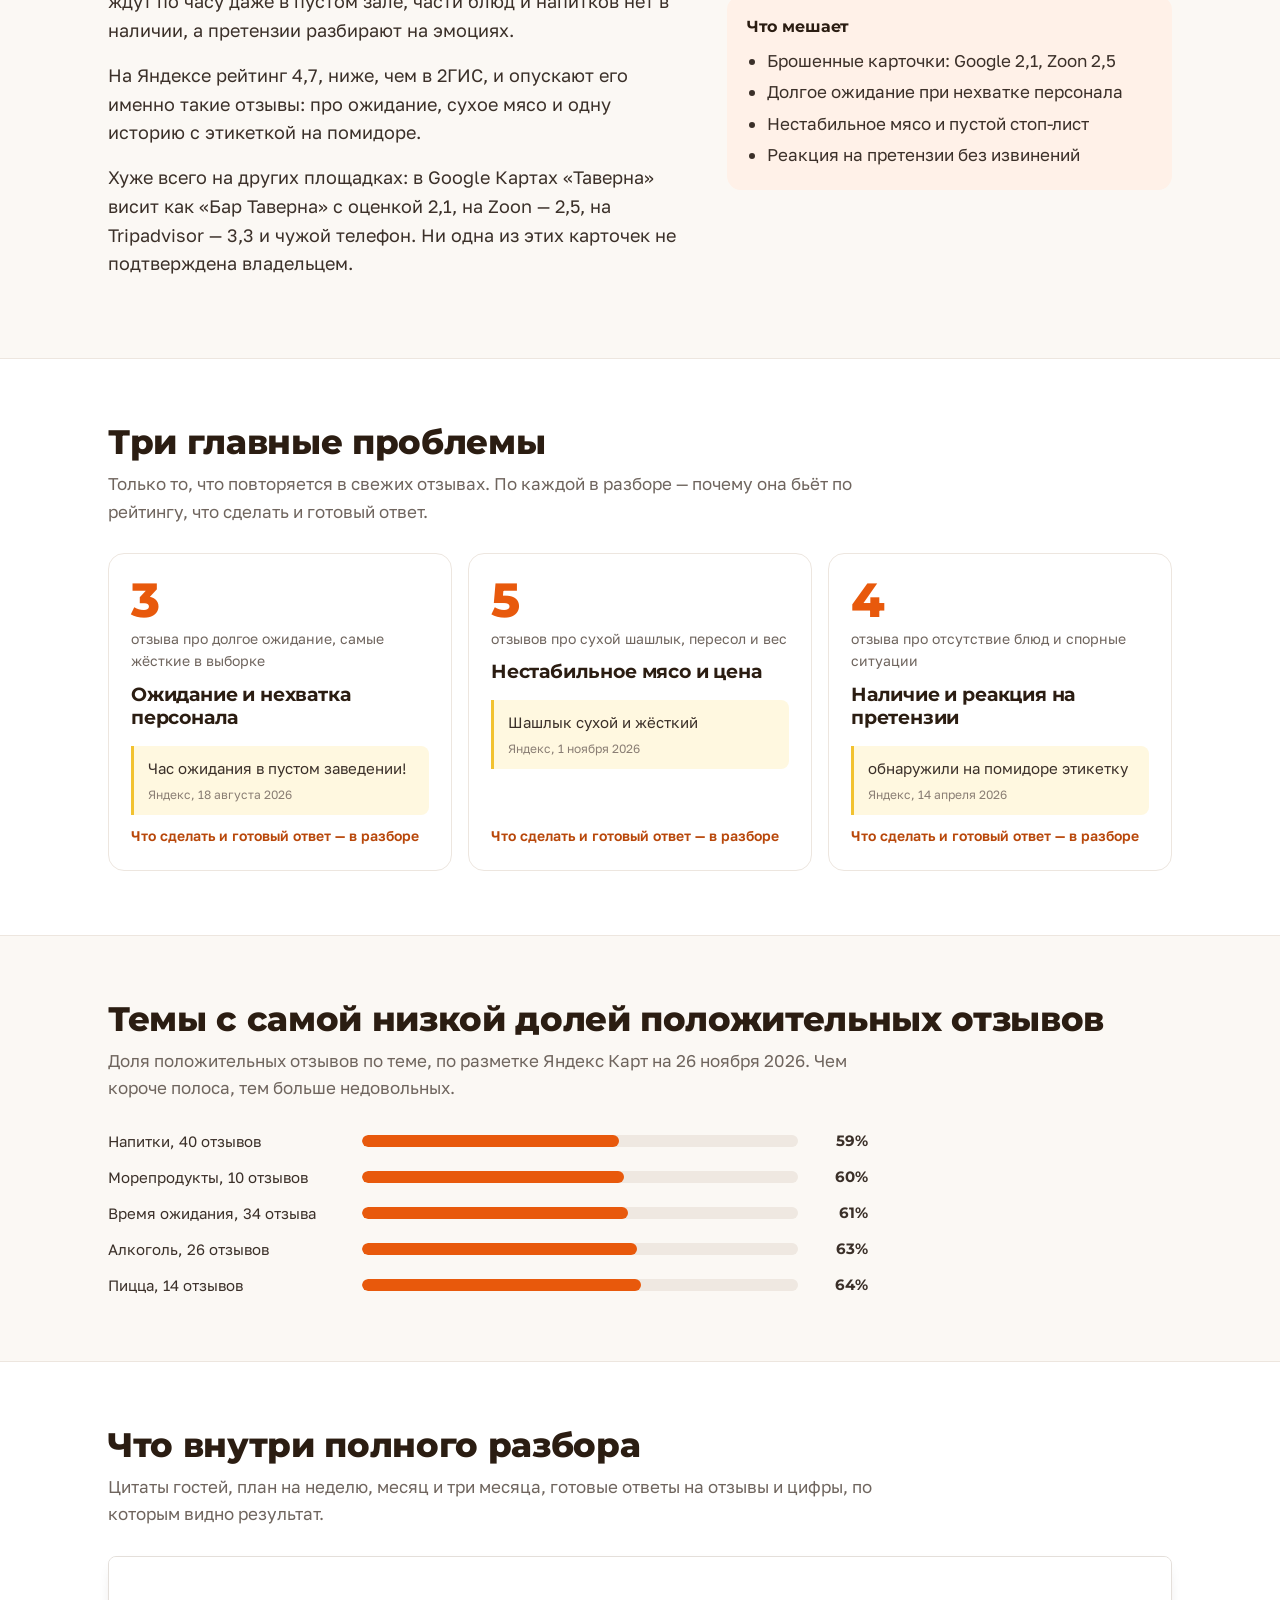
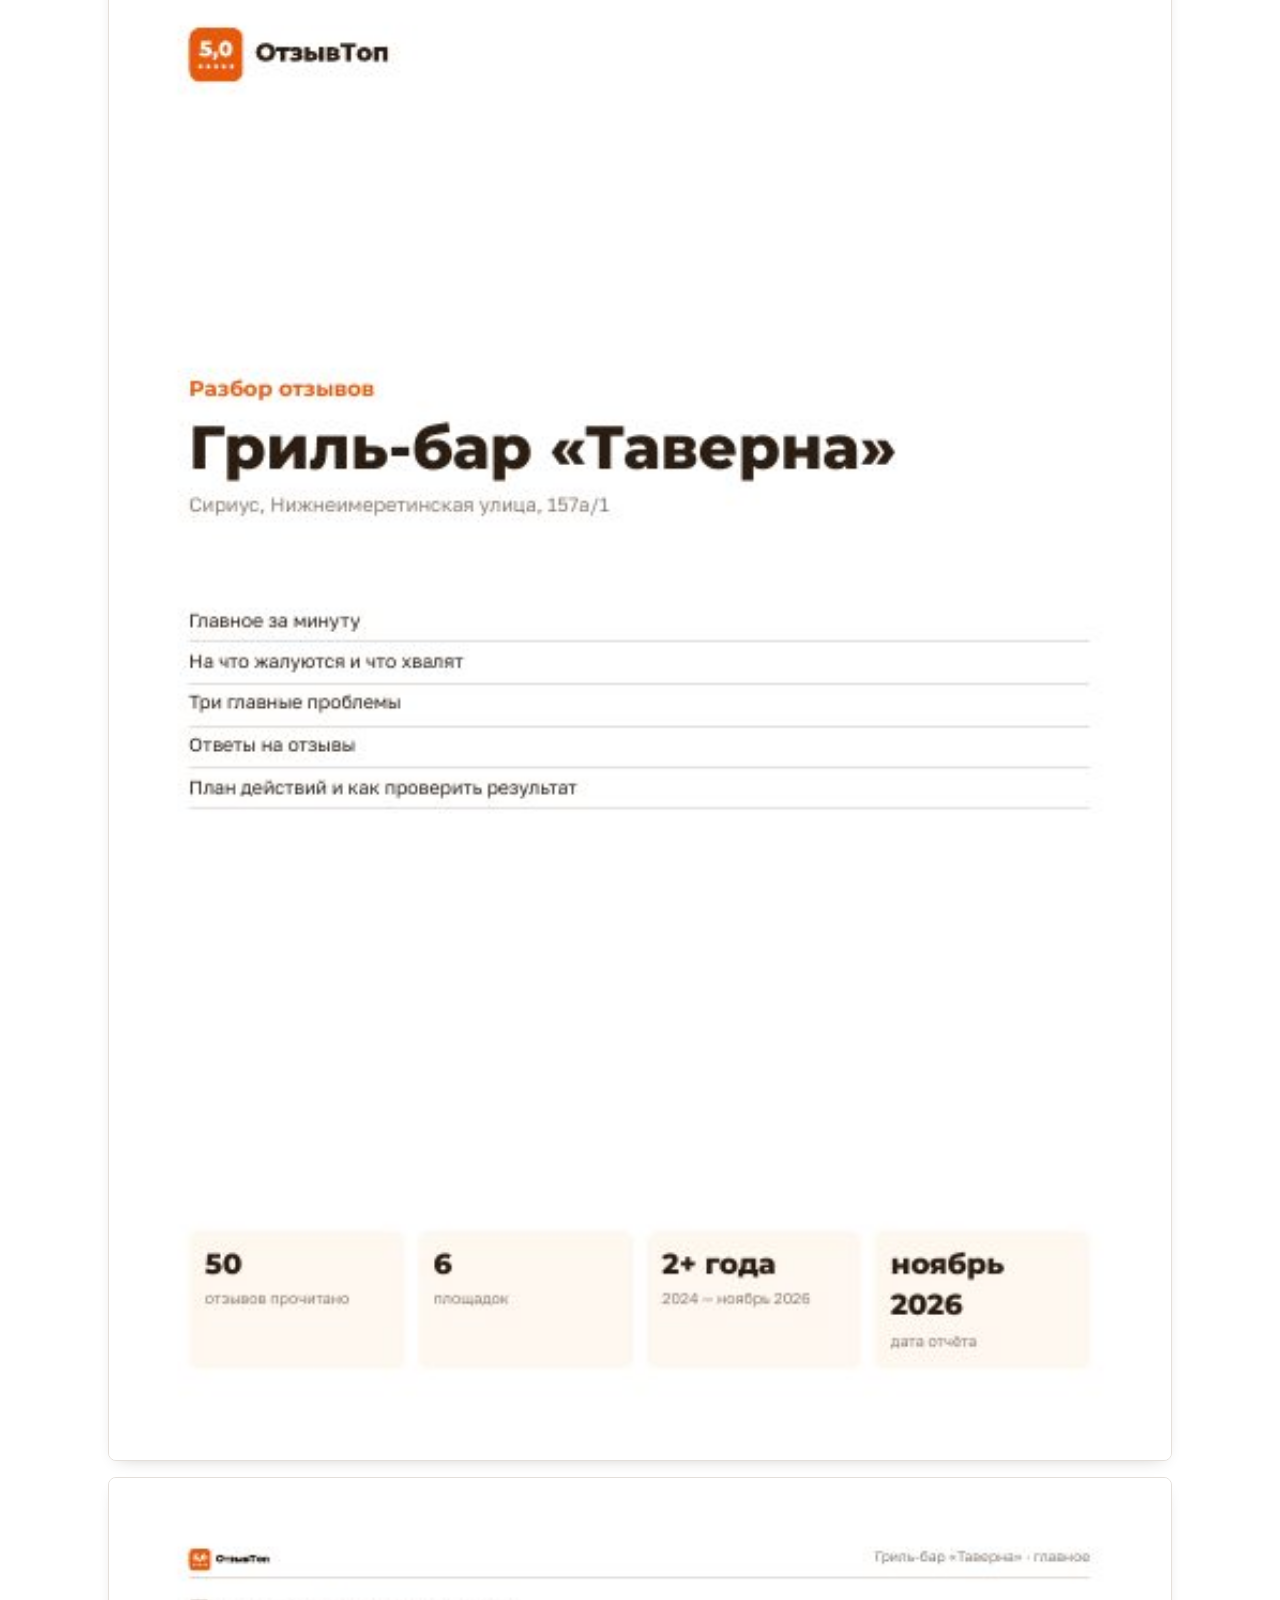
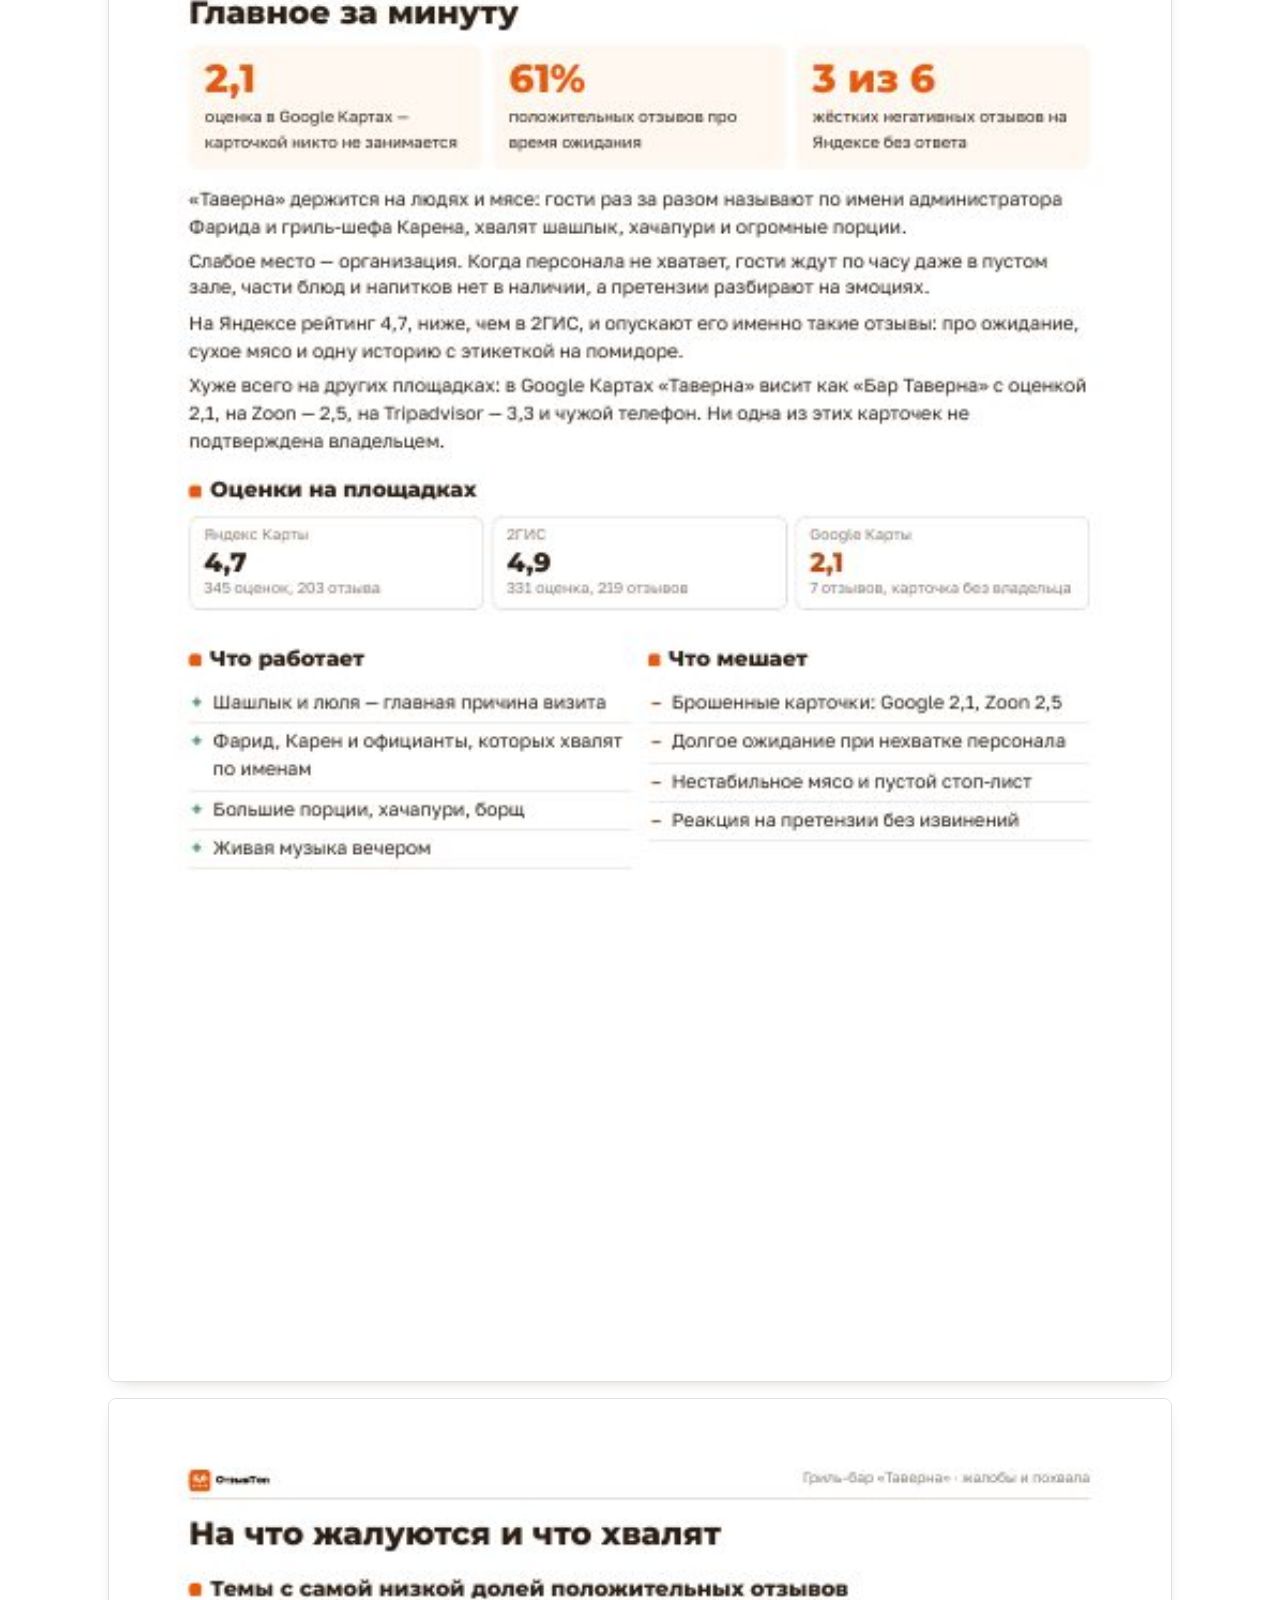
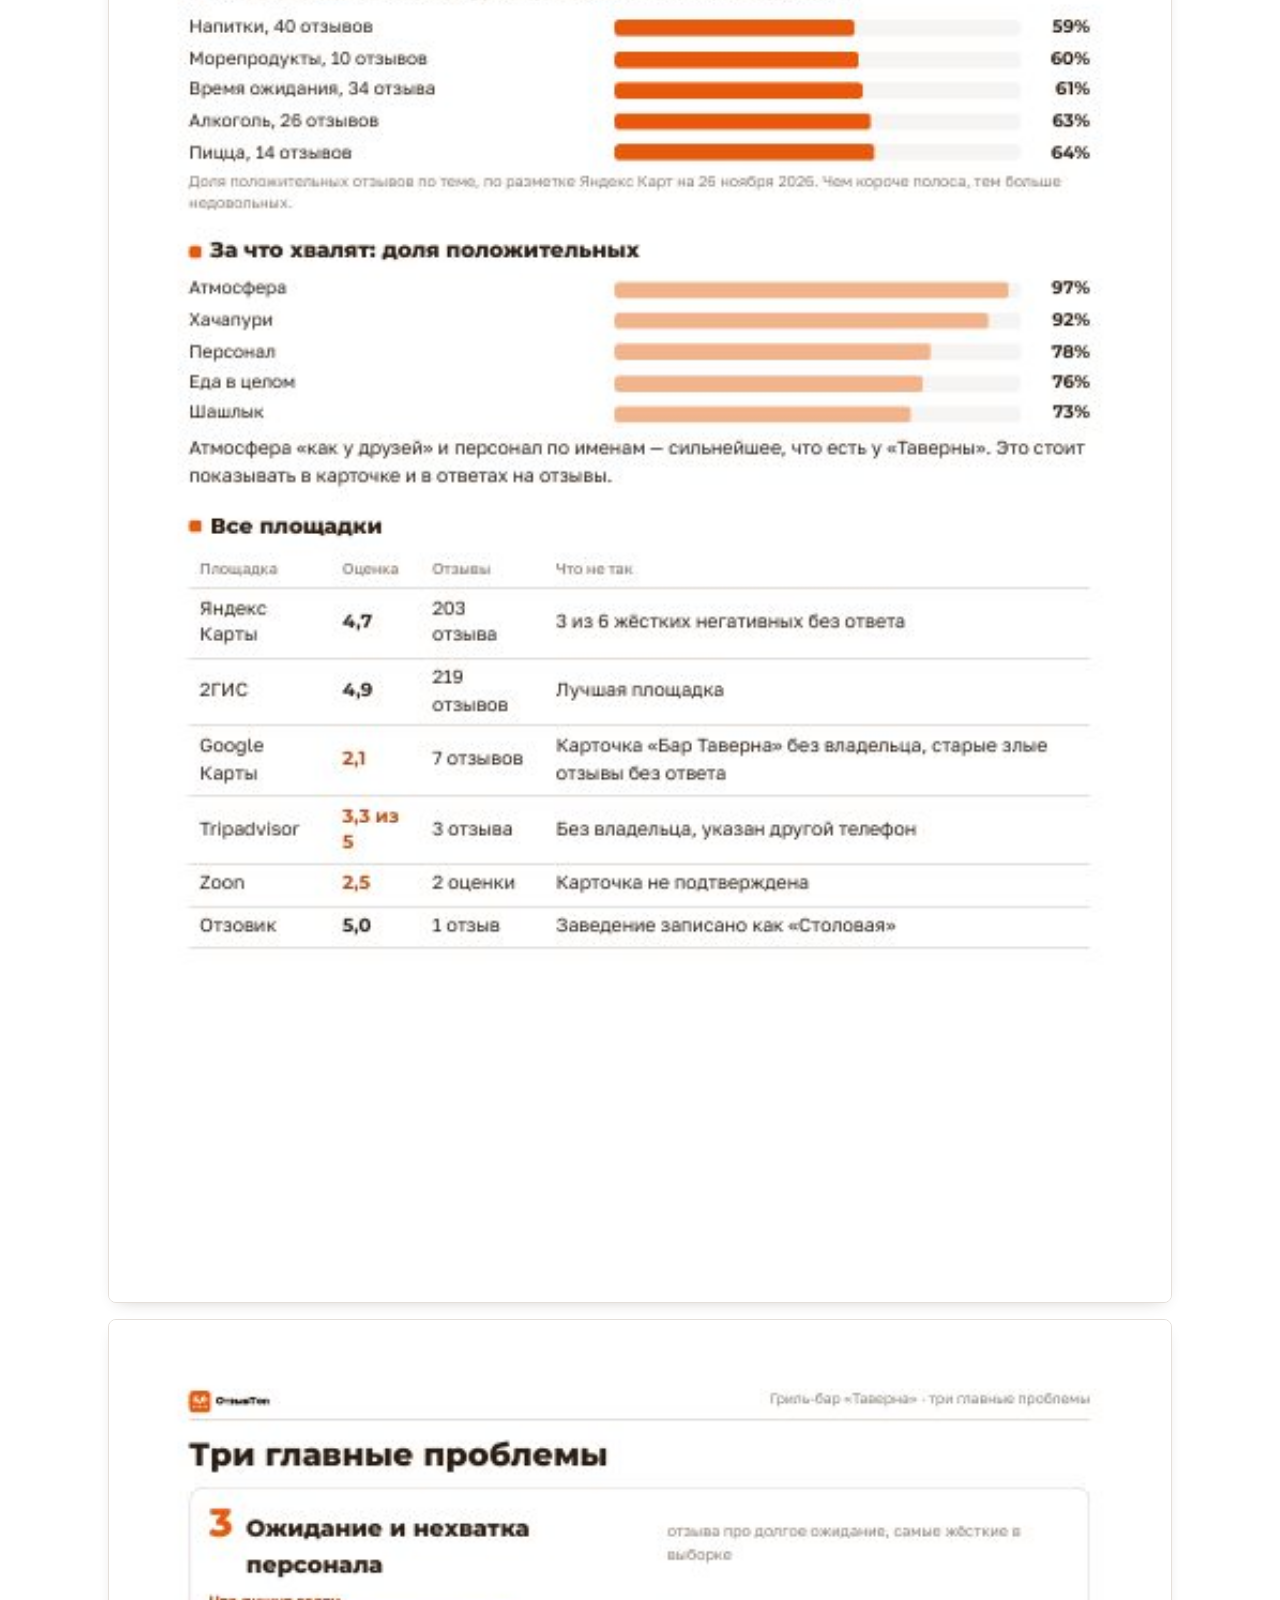
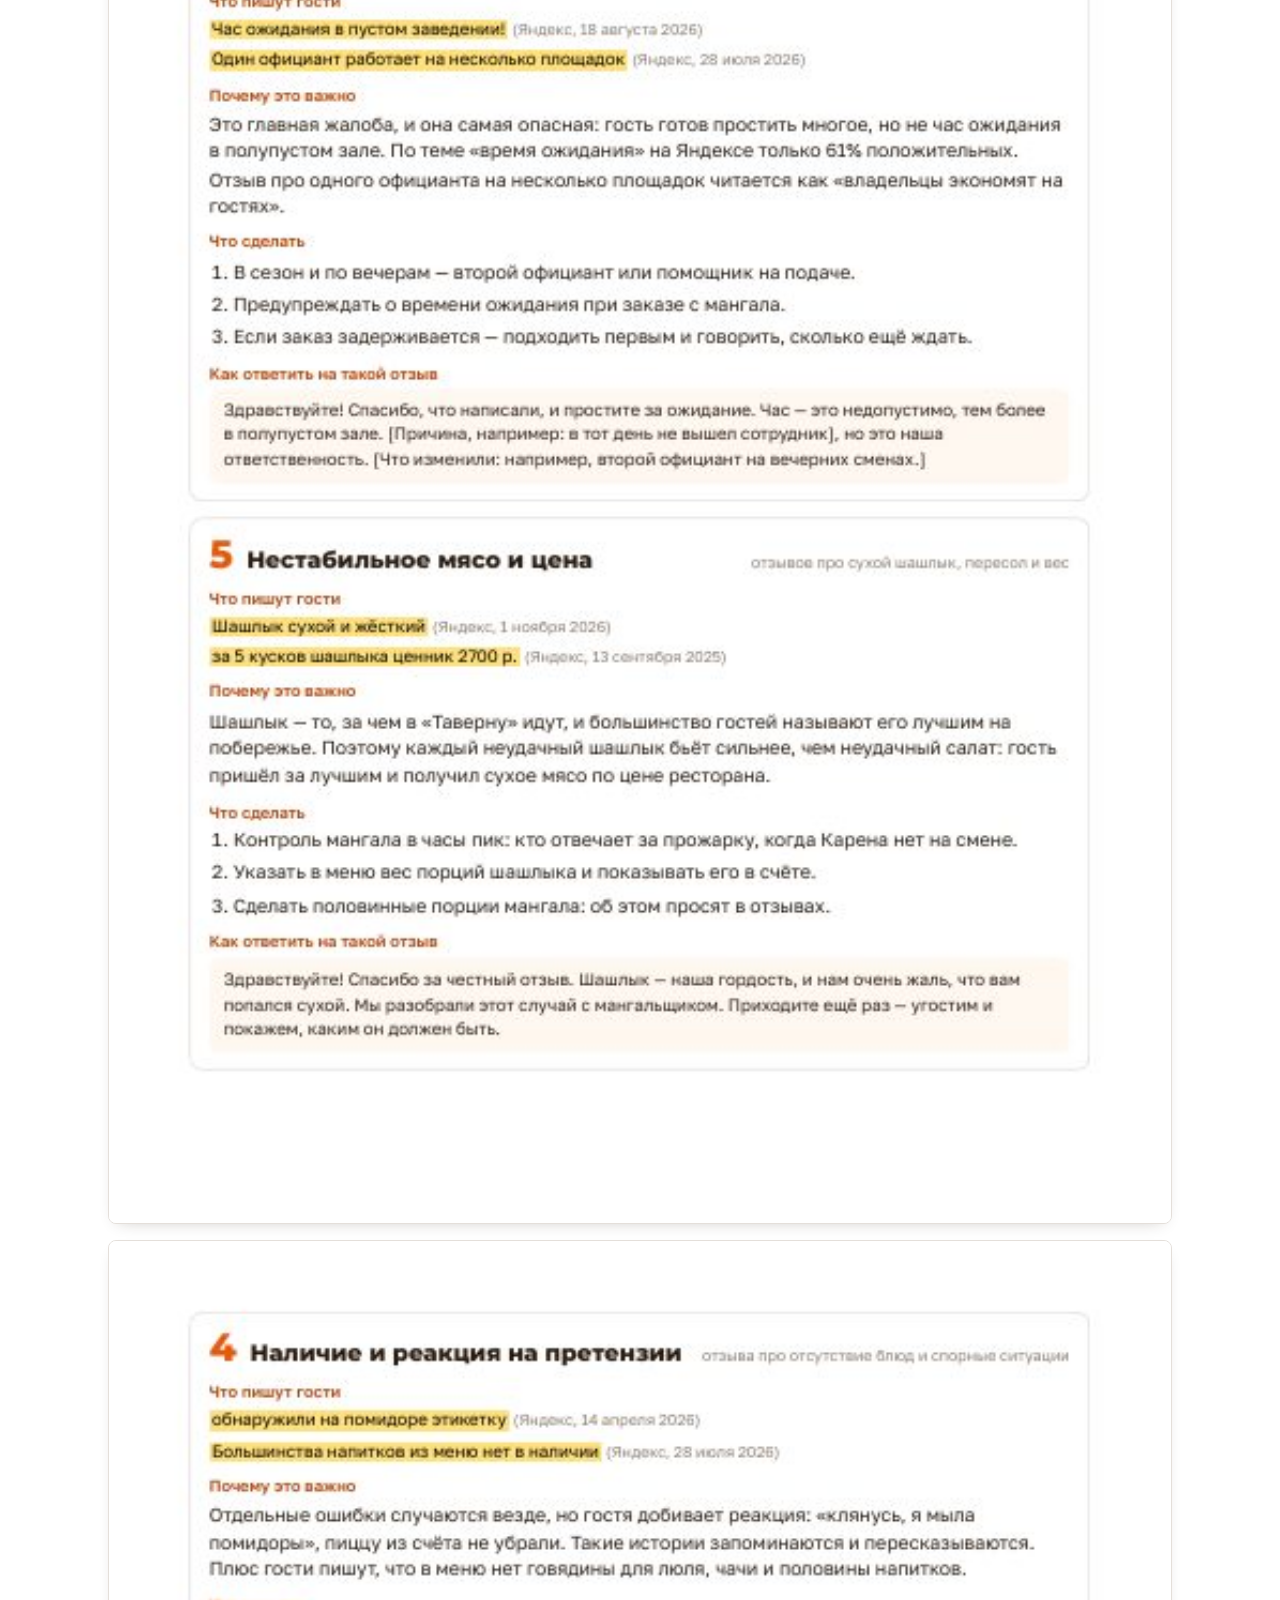
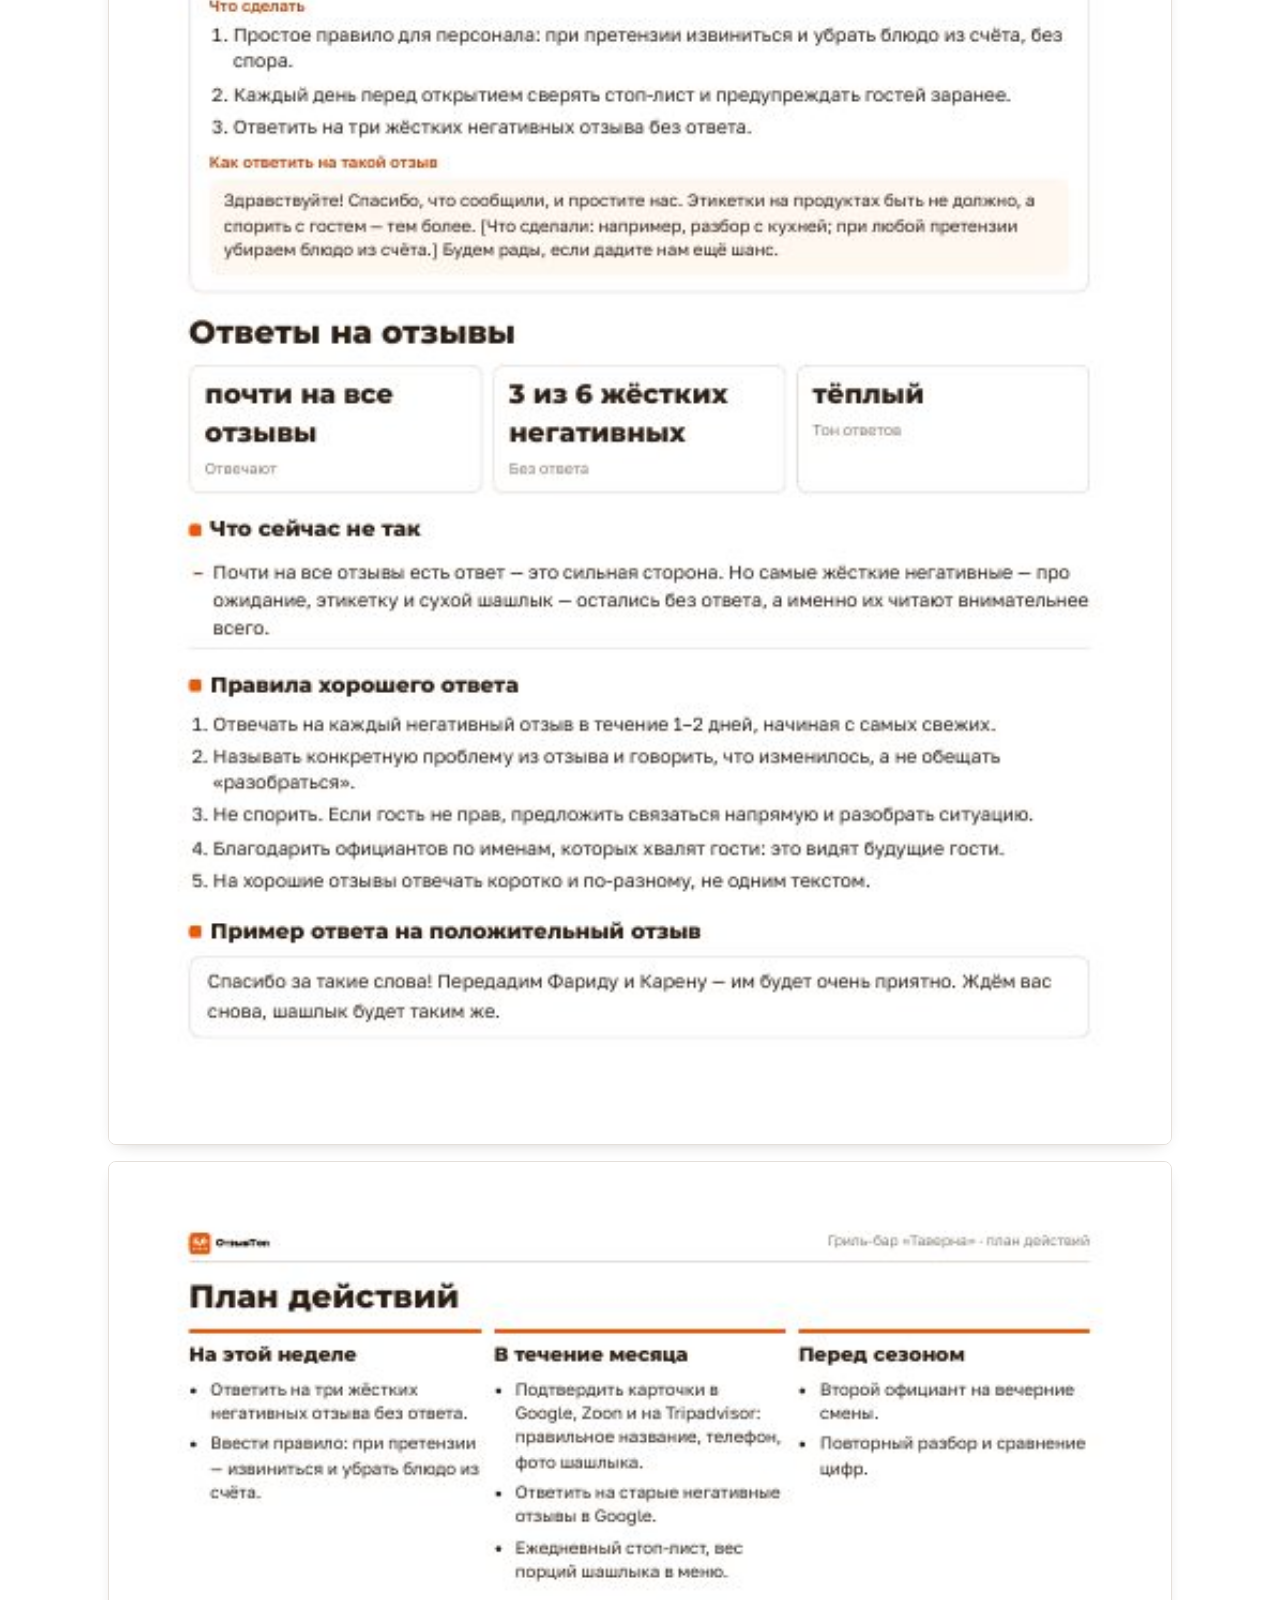
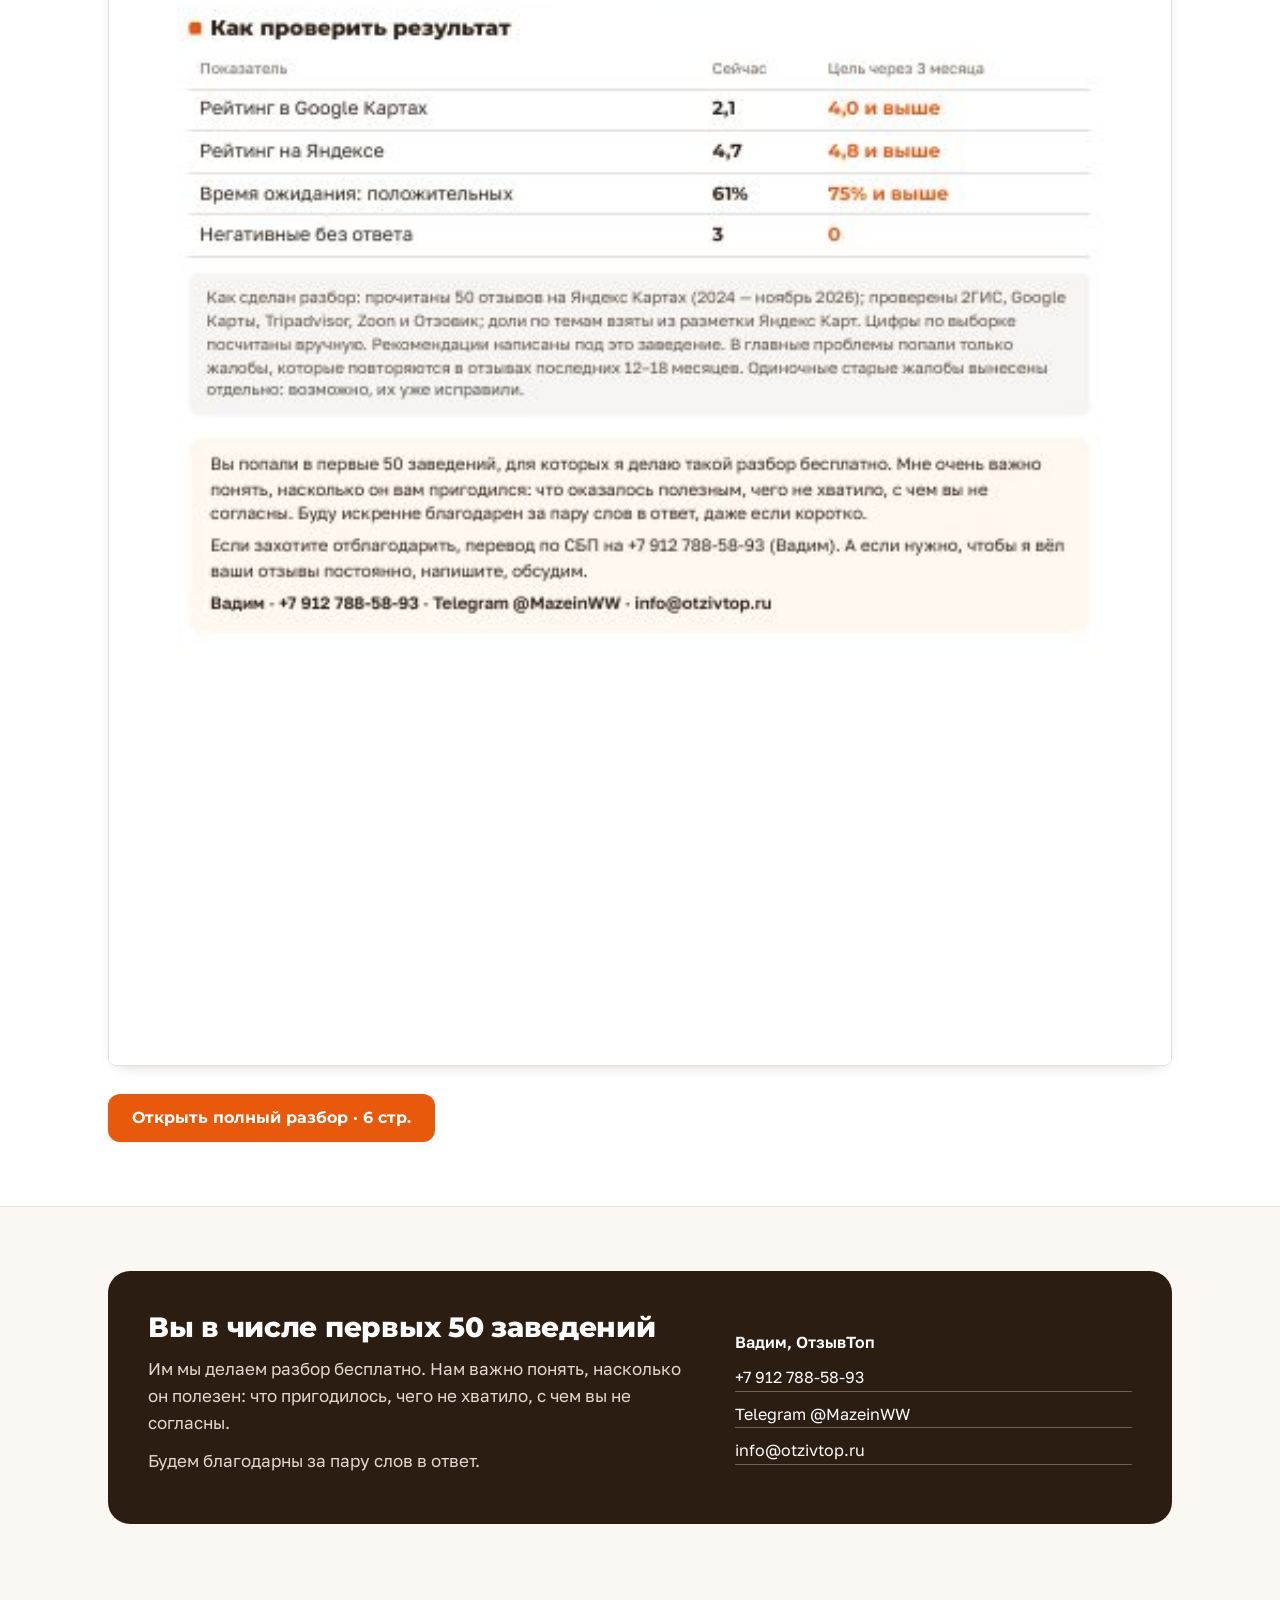
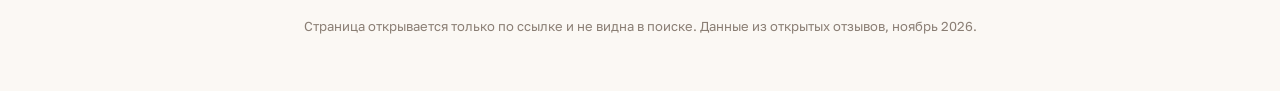
<file: r/zt9ayb/index.html>
<!DOCTYPE html>
<html lang="ru">
<head>
<meta charset="utf-8">
<meta name="viewport" content="width=device-width, initial-scale=1">
<meta name="robots" content="noindex, nofollow">
<title>Разбор отзывов — Гриль-бар «Таверна» · ОтзывТоп</title>
<link rel="icon" href="/favicon.ico">
<link rel="preload" href="/fonts/montserrat-800.woff2" as="font" type="font/woff2" crossorigin>
<link rel="stylesheet" href="/style.css?v=5">
<style>
body.rv{margin:0;background:#FBF8F4;color:#3B3029;font:400 17px/1.6 "Golos Text",Arial,sans-serif}
.rv *{box-sizing:border-box}
.rv a{color:inherit}
.rv h1,.rv h2,.rv h3{font-family:Montserrat,Arial,sans-serif;color:#2B1D12;margin:0;letter-spacing:-.01em}
.rv .in{max-width:1120px;margin:0 auto;padding:0 28px}
.rv-bar{background:#fff;border-bottom:1px solid #EDE6DF;position:sticky;top:0;z-index:5}
.rv-bar .in{display:flex;align-items:center;justify-content:space-between;height:68px;gap:16px}
.rv-bar img{height:34px;display:block}
.rv-bar span{font-size:14px;color:#6F655E}
.rv-btn{display:inline-flex;align-items:center;justify-content:center;gap:8px;background:#E8590C;color:#fff!important;text-decoration:none;font:700 16px/1 Montserrat,Arial,sans-serif;padding:16px 24px;border-radius:12px;transition:background .15s}
.rv-btn:hover{background:#C94B08}
.rv-btn:focus-visible,.rv-ghost:focus-visible{outline:3px solid #2B1D12;outline-offset:3px}
.rv-ghost{display:inline-flex;align-items:center;justify-content:center;border:1.5px solid #2B1D12;color:#2B1D12;text-decoration:none;font:700 16px/1 Montserrat,Arial,sans-serif;padding:15px 22px;border-radius:12px}
.rv-ghost:hover{background:#2B1D12;color:#fff}
.rv-bar .rv-btn{padding:11px 16px;font-size:14px;border-radius:10px}

.rv-hero{background:linear-gradient(180deg,#FFF3E6 0%,#FBF8F4 100%);padding:56px 0 64px}
.rv-hero .in{display:grid;grid-template-columns:1.15fr .85fr;gap:48px;align-items:center}
.rv-kick{display:inline-block;background:#fff;border:1px solid #F3D9C4;color:#B8470A;font-weight:600;font-size:14px;padding:6px 12px;border-radius:999px;margin-bottom:18px}
.rv-hero h1{font-size:clamp(34px,4.6vw,56px);line-height:1.05;font-weight:800}
.rv-addr{color:#6F655E;margin:12px 0 22px;font-size:16px}
.rv-lead{font-size:20px;line-height:1.5;color:#2B1D12;margin:0 0 28px;max-width:34em}
.rv-lead mark{background:#FFE07A;padding:0 3px;border-radius:3px}
.rv-acts{display:flex;flex-wrap:wrap;gap:12px}
.rv-stack{position:relative;height:440px}
.rv-stack a{position:absolute;display:block;width:300px;border-radius:8px;overflow:hidden;box-shadow:0 18px 40px -12px rgba(43,29,18,.35);background:#fff;transition:transform .2s}
.rv-stack img{display:block;width:100%;height:auto}
.rv-stack a:nth-child(1){left:6%;top:30px;transform:rotate(-5deg)}
.rv-stack a:nth-child(2){left:30%;top:0;transform:rotate(3deg)}
.rv-stack a:hover{transform:rotate(0) scale(1.02);z-index:3}

.rv-sec{padding:64px 0}
.rv-sec h2{font-size:clamp(26px,3vw,34px);font-weight:800;margin-bottom:8px}
.rv-sub{color:#6F655E;margin:0 0 28px;max-width:46em}
.rv-white{background:#fff;border-top:1px solid #EDE6DF;border-bottom:1px solid #EDE6DF}

.rv-plats{display:grid;grid-template-columns:repeat(4,1fr);gap:14px}
.rv-plat{background:#FBF8F4;border-radius:14px;padding:18px 18px 16px;border:1px solid #EDE6DF;display:flex;flex-direction:column;gap:6px;min-height:170px}
.rv-plat .nm{font-weight:600;color:#2B1D12;font-size:15px}
.rv-plat .sc{font:800 40px/1 Montserrat,Arial,sans-serif;color:#2B1D12}
.rv-plat .ct{font-size:13px;color:#6F655E}
.rv-plat .is{font-size:14px;line-height:1.4;margin-top:auto;padding-top:8px;border-top:1px dashed #E0D6CC}
.rv-plat.ok .sc{color:#2F7D3B}
.rv-plat.bad{background:#FFF1E8;border-color:#F6CFB4}
.rv-plat.low .sc{color:#B8470A}
.rv-plat.none .sc{color:#C9BDB2}

.rv-two{display:grid;grid-template-columns:1.3fr 1fr;gap:40px;align-items:start}
.rv-sum p{margin:0 0 16px;font-size:18px}
.rv-gb{display:grid;gap:14px}
.rv-gb div{border-radius:14px;padding:18px 20px}
.rv-gb .g{background:#EEF6EE}.rv-gb .b{background:#FFF1E8}
.rv-gb h3{font-size:16px;margin-bottom:8px}
.rv-gb ul{margin:0;padding-left:20px}.rv-gb li{margin:4px 0}

.rv-probs{display:grid;grid-template-columns:repeat(3,1fr);gap:16px}
.rv-prob{background:#fff;border:1px solid #EDE6DF;border-radius:16px;padding:22px;display:flex;flex-direction:column;gap:10px}
.rv-prob .n{font:800 48px/1 Montserrat,Arial,sans-serif;color:#E8590C}
.rv-prob .sh{font-size:14px;color:#6F655E;margin-top:-6px}
.rv-prob h3{font-size:19px;line-height:1.25}
.rv-prob blockquote{margin:6px 0 0;padding:12px 14px;background:#FFF8E0;border-left:3px solid #F2C230;border-radius:0 8px 8px 0;font-size:15px;line-height:1.45}
.rv-prob cite{display:block;font-style:normal;font-size:12px;color:#8A7E74;margin-top:6px}
.rv-old{margin-top:18px;background:#F4F0EB;border-radius:14px;padding:18px 22px;font-size:15px}.rv-old h3{font-size:16px;margin-bottom:6px}.rv-old ul{margin:0 0 8px;padding-left:20px}.rv-old p{margin:0;color:#6F655E}
.rv-lock{margin-top:auto;font-size:14px;color:#B8470A;font-weight:600}

.rv-bars{display:grid;gap:12px;max-width:760px}
.rv-bar-row{display:grid;grid-template-columns:240px 1fr 56px;gap:14px;align-items:center;font-size:15px}
.rv-track{height:12px;background:#EFE8E1;border-radius:99px;overflow:hidden}
.rv-track i{display:block;height:100%;background:#E8590C;border-radius:99px}
.rv-bar-row b{font-family:Montserrat,Arial,sans-serif;text-align:right}
.rv-note-s{font-size:14px;color:#6F655E;margin-top:16px}

.rv-pages{display:grid;grid-template-columns:repeat(var(--n),1fr);gap:16px;margin:8px 0 28px}
.rv-pages a{display:block;border-radius:8px;overflow:hidden;border:1px solid #E4DFDA;background:#fff;box-shadow:0 6px 16px -10px rgba(43,29,18,.3);transition:transform .15s}
.rv-pages a:hover{transform:translateY(-3px)}
.rv-pages img{display:block;width:100%;height:auto}

.rv-final{background:#2B1D12;color:#F3EBE3;border-radius:22px;padding:40px;display:grid;grid-template-columns:1.4fr 1fr;gap:32px;align-items:center}
.rv-final h2{color:#fff;font-size:28px;margin-bottom:12px}
.rv-final p{margin:0 0 10px;color:#E3D8CE}
.rv-final .rv-ghost{border-color:#fff;color:#fff}.rv-final .rv-ghost:hover{background:#fff;color:#2B1D12}
.rv-contact{display:grid;gap:10px;font-size:16px}
.rv-contact a{color:#fff;text-decoration:none;border-bottom:1px solid rgba(255,255,255,.3)}
.rv-foot{text-align:center;font-size:13px;color:#8A7E74;padding:28px 0 40px}

@media (max-width:900px){
 .rv-hero .in,.rv-two,.rv-final{grid-template-columns:1fr}
 .rv-stack{height:340px;max-width:420px}
 .rv-stack a{width:220px}
 .rv-plats{grid-template-columns:repeat(2,1fr)}
 .rv-probs{grid-template-columns:1fr}
 .rv-pages{grid-template-columns:repeat(4,1fr)}
}
@media (max-width:560px){
 .rv .in{padding:0 18px}
 .rv-bar span{display:none}
 .rv-hero{padding:36px 0 40px}
 .rv-lead{font-size:18px}
 .rv-acts a{width:100%}
 .rv-plats{grid-template-columns:1fr}
 .rv-plat{min-height:0}
 .rv-pages{grid-template-columns:repeat(3,1fr)}
 .rv-bar-row{grid-template-columns:1fr 48px}.rv-track{grid-column:1/-1;order:3}
 .rv-final{padding:28px 22px}
 .rv-sec{padding:44px 0}
}
@media (prefers-reduced-motion:reduce){.rv *{transition:none!important}}
</style>
</head>
<body class="rv">
<header class="rv-bar"><div class="in"><a href="/" aria-label="ОтзывТоп — на главную"><img src="/img/logo.svg" alt="ОтзывТоп"></a><span>Разбор отзывов · ноябрь 2026</span><a class="rv-btn" href="razbor.pdf" target="_blank" rel="noopener">Скачать PDF</a></div></header>
<main>
<section class="rv-hero"><div class="in">
 <div>
  <span class="rv-kick">Разбор сделан для вас бесплатно</span>
  <h1>Гриль-бар «Таверна»</h1>
  <p class="rv-addr">Сириус, Нижнеимеретинская улица, 157а/1 · отзывы за 2024 — ноябрь 2026</p>
  <p class="rv-lead">На Яндексе у «Таверны» 4,7, а в Google Картах — 2,1: карточку там никто не ведёт, злые отзывы висят без ответа.</p>
  <div class="rv-acts"><a class="rv-btn" href="razbor.pdf" target="_blank" rel="noopener">Открыть полный разбор · 6 стр.</a><a class="rv-ghost" href="#plats">Смотреть кратко</a></div>
 </div>
 <div class="rv-stack"><a href='razbor.pdf' target='_blank' rel='noopener' aria-label='Открыть разбор, страница 1'><img src='p-2.jpg' alt='' width='300' height='424'></a><a href='razbor.pdf' target='_blank' rel='noopener' aria-label='Открыть разбор, страница 2'><img src='p-1.jpg' alt='' width='300' height='424'></a></div>
</div></section>

<section class="rv-sec rv-white" id="plats"><div class="in">
 <h2>Оценки на всех площадках</h2>
 <p class="rv-sub">Проверили 6 площадок, где гости ищут и оценивают вас. Оранжевым отмечено то, что стоит поправить.</p>
 <div class="rv-plats"><div class='rv-plat ok bad'><span class='nm'>Яндекс Карты</span><span class='sc'>4,7</span><span class='ct'>203 отзыва</span><span class='is'>3 из 6 жёстких негативных без ответа</span></div><div class='rv-plat ok bad'><span class='nm'>2ГИС</span><span class='sc'>4,9</span><span class='ct'>219 отзывов</span><span class='is'>Лучшая площадка</span></div><div class='rv-plat low bad'><span class='nm'>Google Карты</span><span class='sc'>2,1</span><span class='ct'>7 отзывов</span><span class='is'>Карточка «Бар Таверна» без владельца, старые злые отзывы без ответа</span></div><div class='rv-plat low bad'><span class='nm'>Tripadvisor</span><span class='sc'>3,3 из 5</span><span class='ct'>3 отзыва</span><span class='is'>Без владельца, указан другой телефон</span></div><div class='rv-plat low bad'><span class='nm'>Zoon</span><span class='sc'>2,5</span><span class='ct'>2 оценки</span><span class='is'>Карточка не подтверждена</span></div><div class='rv-plat ok bad'><span class='nm'>Отзовик</span><span class='sc'>5,0</span><span class='ct'>1 отзыв</span><span class='is'>Заведение записано как «Столовая»</span></div></div>
</div></section>

<section class="rv-sec"><div class="in rv-two">
 <div class="rv-sum"><h2>Главное за минуту</h2><p class="rv-sub" style="margin-bottom:20px">Прочитали 50 отзывов.</p><p>«Таверна» держится на людях и мясе: гости раз за разом называют по имени администратора Фарида и гриль-шефа Карена, хвалят шашлык, хачапури и огромные порции.</p><p>Слабое место — организация. Когда персонала не хватает, гости ждут по часу даже в пустом зале, части блюд и напитков нет в наличии, а претензии разбирают на эмоциях.</p><p>На Яндексе рейтинг 4,7, ниже, чем в 2ГИС, и опускают его именно такие отзывы: про ожидание, сухое мясо и одну историю с этикеткой на помидоре.</p><p>Хуже всего на других площадках: в Google Картах «Таверна» висит как «Бар Таверна» с оценкой 2,1, на Zoon — 2,5, на Tripadvisor — 3,3 и чужой телефон. Ни одна из этих карточек не подтверждена владельцем.</p></div>
 <div class="rv-gb"><div class="g"><h3>Что работает</h3><ul><li>Шашлык и люля — главная причина визита</li><li>Фарид, Карен и официанты, которых хвалят по именам</li><li>Большие порции, хачапури, борщ</li><li>Живая музыка вечером</li></ul></div><div class="b"><h3>Что мешает</h3><ul><li>Брошенные карточки: Google 2,1, Zoon 2,5</li><li>Долгое ожидание при нехватке персонала</li><li>Нестабильное мясо и пустой стоп-лист</li><li>Реакция на претензии без извинений</li></ul></div></div>
</div></section>

<section class="rv-sec rv-white"><div class="in">
 <h2>Три главные проблемы</h2>
 <p class="rv-sub">Только то, что повторяется в свежих отзывах. По каждой в разборе — почему она бьёт по рейтингу, что сделать и готовый ответ.</p>
 <div class="rv-probs"><article class='rv-prob'><span class='n'>3</span><span class='sh'>отзыва про долгое ожидание, самые жёсткие в выборке</span><h3>Ожидание и нехватка персонала</h3><blockquote>Час ожидания в пустом заведении!<cite>Яндекс, 18 августа 2026</cite></blockquote><span class='rv-lock'>Что сделать и готовый ответ — в разборе</span></article><article class='rv-prob'><span class='n'>5</span><span class='sh'>отзывов про сухой шашлык, пересол и вес</span><h3>Нестабильное мясо и цена</h3><blockquote>Шашлык сухой и жёсткий<cite>Яндекс, 1 ноября 2026</cite></blockquote><span class='rv-lock'>Что сделать и готовый ответ — в разборе</span></article><article class='rv-prob'><span class='n'>4</span><span class='sh'>отзыва про отсутствие блюд и спорные ситуации</span><h3>Наличие и реакция на претензии</h3><blockquote>обнаружили на помидоре этикетку<cite>Яндекс, 14 апреля 2026</cite></blockquote><span class='rv-lock'>Что сделать и готовый ответ — в разборе</span></article></div>
 
</div></section>

<section class="rv-sec"><div class="in">
 <h2>Темы с самой низкой долей положительных отзывов</h2>
 <p class="rv-sub">Доля положительных отзывов по теме, по разметке Яндекс Карт на 26 ноября 2026. Чем короче полоса, тем больше недовольных.</p>
 <div class="rv-bars"><div class='rv-bar-row'><span>Напитки, 40 отзывов</span><div class='rv-track'><i style='width:59%'></i></div><b>59%</b></div><div class='rv-bar-row'><span>Морепродукты, 10 отзывов</span><div class='rv-track'><i style='width:60%'></i></div><b>60%</b></div><div class='rv-bar-row'><span>Время ожидания, 34 отзыва</span><div class='rv-track'><i style='width:61%'></i></div><b>61%</b></div><div class='rv-bar-row'><span>Алкоголь, 26 отзывов</span><div class='rv-track'><i style='width:63%'></i></div><b>63%</b></div><div class='rv-bar-row'><span>Пицца, 14 отзывов</span><div class='rv-track'><i style='width:64%'></i></div><b>64%</b></div></div>
</div></section>

<section class="rv-sec rv-white"><div class="in">
 <h2>Что внутри полного разбора</h2>
 <p class="rv-sub">Цитаты гостей, план на неделю, месяц и три месяца, готовые ответы на отзывы и цифры, по которым видно результат.</p>
 <div class="rv-pages"><a href='razbor.pdf' target='_blank' rel='noopener' aria-label='Страница 1'><img src='p-1.jpg' alt='Страница 1 разбора' loading='lazy' width='140' height='198'></a><a href='razbor.pdf' target='_blank' rel='noopener' aria-label='Страница 2'><img src='p-2.jpg' alt='Страница 2 разбора' loading='lazy' width='140' height='198'></a><a href='razbor.pdf' target='_blank' rel='noopener' aria-label='Страница 3'><img src='p-3.jpg' alt='Страница 3 разбора' loading='lazy' width='140' height='198'></a><a href='razbor.pdf' target='_blank' rel='noopener' aria-label='Страница 4'><img src='p-4.jpg' alt='Страница 4 разбора' loading='lazy' width='140' height='198'></a><a href='razbor.pdf' target='_blank' rel='noopener' aria-label='Страница 5'><img src='p-5.jpg' alt='Страница 5 разбора' loading='lazy' width='140' height='198'></a><a href='razbor.pdf' target='_blank' rel='noopener' aria-label='Страница 6'><img src='p-6.jpg' alt='Страница 6 разбора' loading='lazy' width='140' height='198'></a></div>
 <a class="rv-btn" href="razbor.pdf" target="_blank" rel="noopener">Открыть полный разбор · 6 стр.</a>
</div></section>

<section class="rv-sec"><div class="in">
 <div class="rv-final">
  <div><h2>Вы в числе первых 50 заведений</h2>
   <p>Им мы делаем разбор бесплатно. Нам важно понять, насколько он полезен: что пригодилось, чего не хватило, с чем вы не согласны.</p>
   <p>Будем благодарны за пару слов в ответ.</p></div>
  <div class="rv-contact"><b style="color:#fff">Вадим, ОтзывТоп</b>
   <a href="tel:+79127885893">+7 912 788-58-93</a>
   <a href="https://t.me/MazeinWW">Telegram @MazeinWW</a>
   <a href="mailto:info@otzivtop.ru?subject=Разбор отзывов — Таверна">info@otzivtop.ru</a></div>
 </div>
</div></section>
</main>
<p class="rv-foot">Страница открывается только по ссылке и не видна в поиске. Данные из открытых отзывов, ноябрь 2026.</p>
<script src="/metrika.js" defer></script>
</body>
</html>
</file>
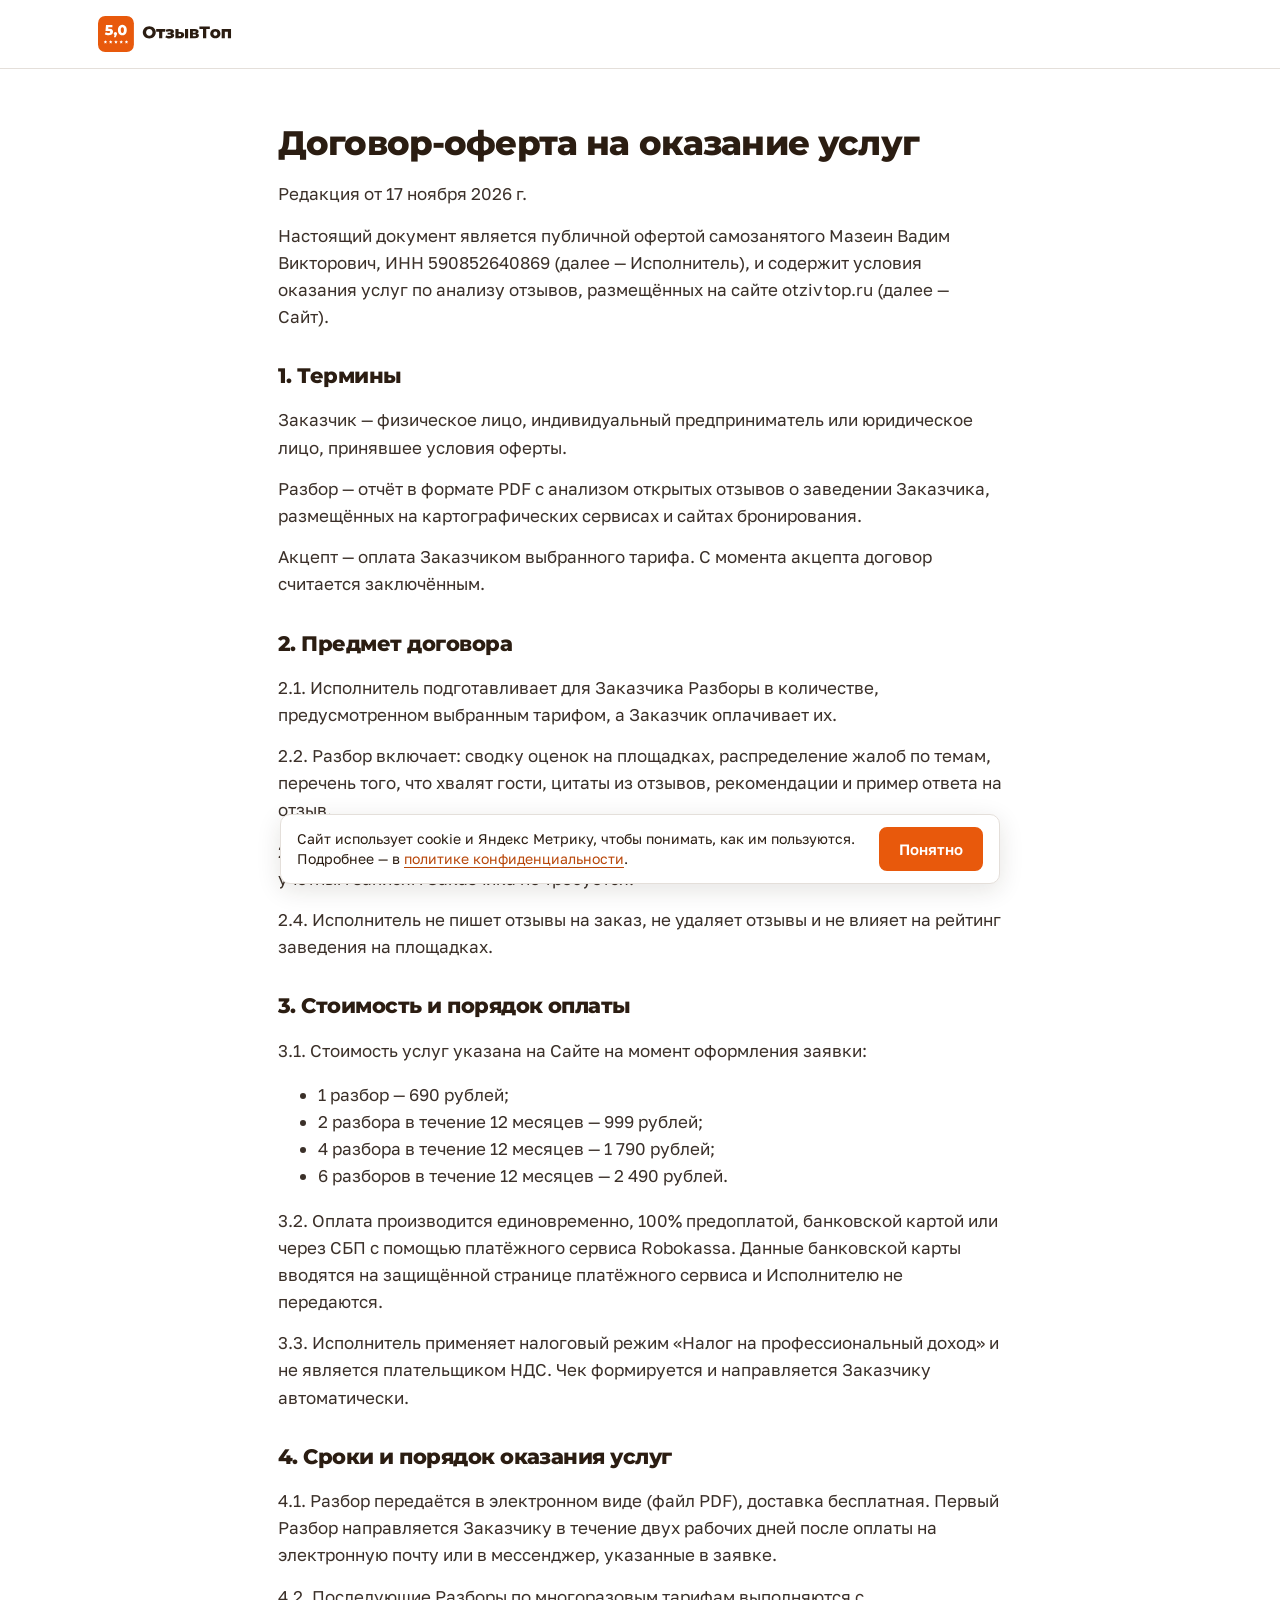
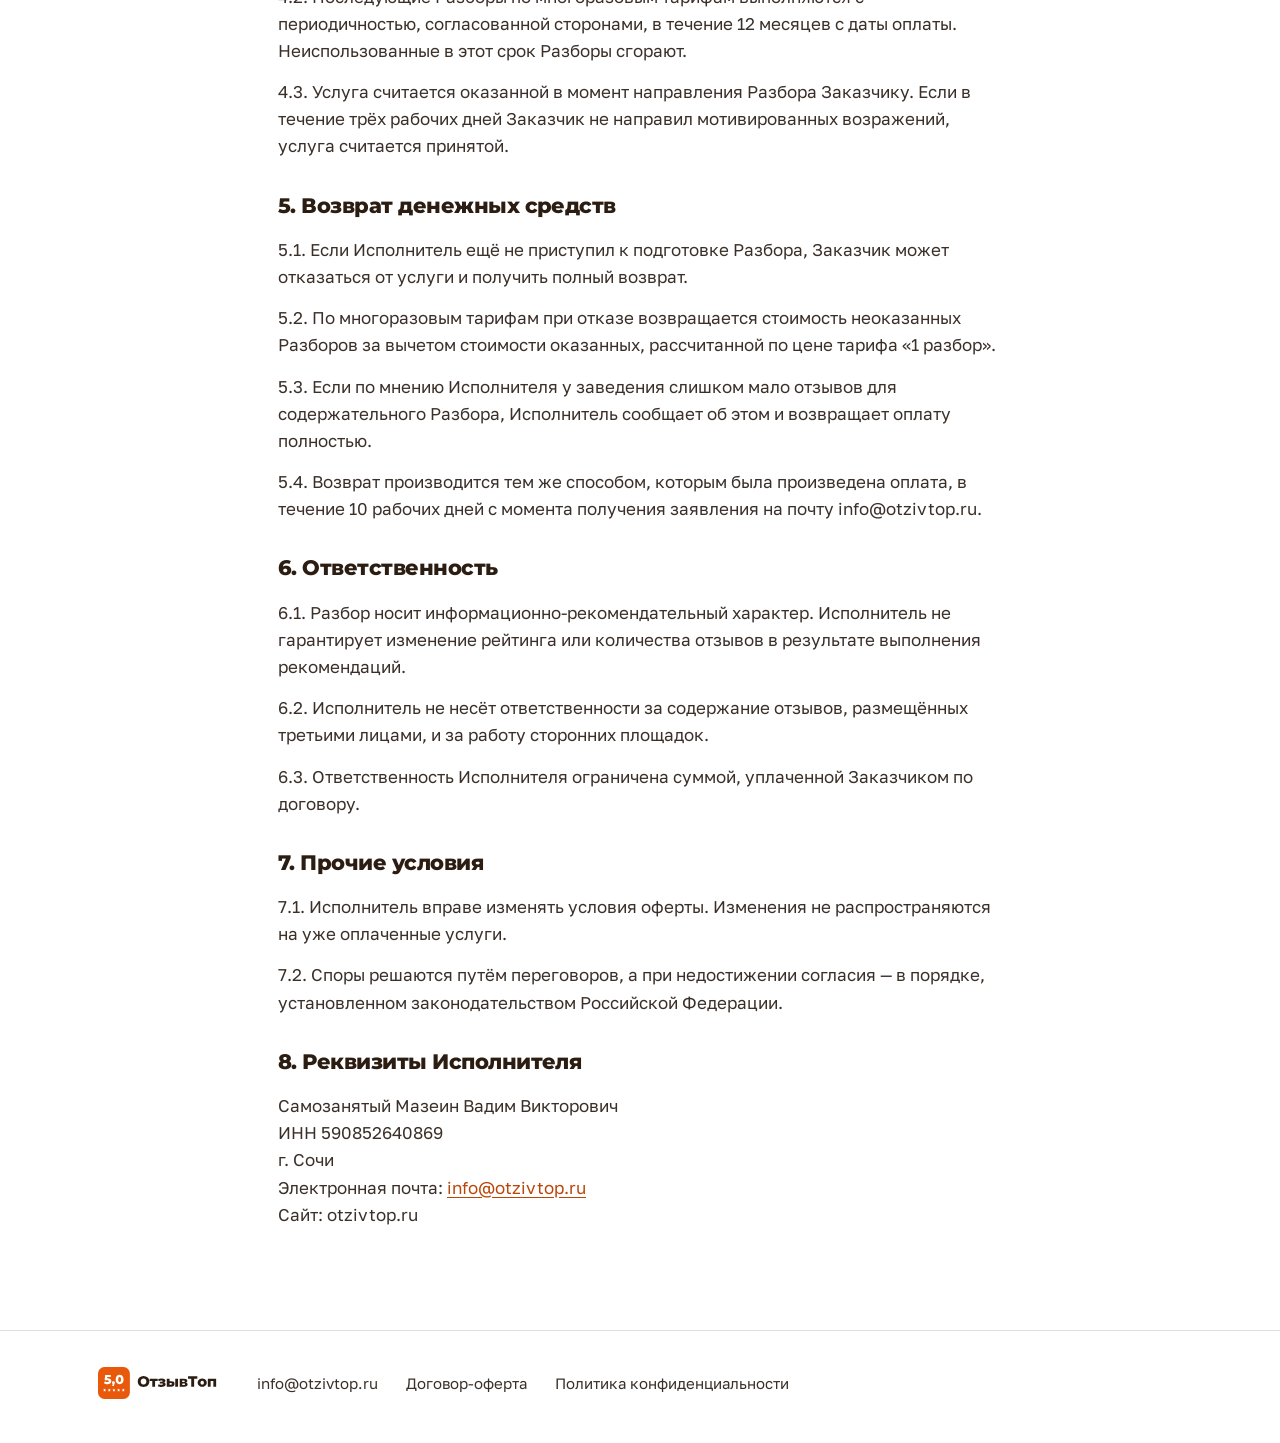
<file: oferta.html>
<!DOCTYPE html>
<html lang="ru">
<head>
<meta charset="utf-8">
<meta name="viewport" content="width=device-width, initial-scale=1">
<title>Договор-оферта — ОтзывТоп</title>
<link rel="icon" href="favicon.ico">
<link rel="stylesheet" href="style.css">
</head>
<body>
<header class="top"><div class="wrap top__in"><a href="./" class="logo" aria-label="ОтзывТоп, на главную"><img src="img/logo.svg" alt="ОтзывТоп" width="168" height="45"></a></div></header>
<main class="page">
<div class="wrap">
<h1>Договор-оферта на оказание услуг</h1>
<p>Редакция от 17 ноября 2026 г.</p>

<p>Настоящий документ является публичной офертой самозанятого Мазеин Вадим Викторович, ИНН 590852640869 (далее — Исполнитель), и содержит условия оказания услуг по анализу отзывов, размещённых на сайте otzivtop.ru (далее — Сайт).</p>

<h2>1. Термины</h2>
<p>Заказчик — физическое лицо, индивидуальный предприниматель или юридическое лицо, принявшее условия оферты.</p>
<p>Разбор — отчёт в формате PDF с анализом открытых отзывов о заведении Заказчика, размещённых на картографических сервисах и сайтах бронирования.</p>
<p>Акцепт — оплата Заказчиком выбранного тарифа. С момента акцепта договор считается заключённым.</p>

<h2>2. Предмет договора</h2>
<p>2.1. Исполнитель подготавливает для Заказчика Разборы в количестве, предусмотренном выбранным тарифом, а Заказчик оплачивает их.</p>
<p>2.2. Разбор включает: сводку оценок на площадках, распределение жалоб по темам, перечень того, что хвалят гости, цитаты из отзывов, рекомендации и пример ответа на отзыв.</p>
<p>2.3. Исполнитель использует только общедоступные отзывы. Доступ к кабинетам и учётным записям Заказчика не требуется.</p>
<p>2.4. Исполнитель не пишет отзывы на заказ, не удаляет отзывы и не влияет на рейтинг заведения на площадках.</p>

<h2>3. Стоимость и порядок оплаты</h2>
<p>3.1. Стоимость услуг указана на Сайте на момент оформления заявки:</p>
<ul>
<li>1 разбор — 690 рублей;</li>
<li>2 разбора в течение 12 месяцев — 999 рублей;</li>
<li>4 разбора в течение 12 месяцев — 1 790 рублей;</li>
<li>6 разборов в течение 12 месяцев — 2 490 рублей.</li>
</ul>
<p>3.2. Оплата производится единовременно, 100% предоплатой, банковской картой или через СБП с помощью платёжного сервиса Robokassa. Данные банковской карты вводятся на защищённой странице платёжного сервиса и Исполнителю не передаются.</p>
<p>3.3. Исполнитель применяет налоговый режим «Налог на профессиональный доход» и не является плательщиком НДС. Чек формируется и направляется Заказчику автоматически.</p>

<h2>4. Сроки и порядок оказания услуг</h2>
<p>4.1. Разбор передаётся в электронном виде (файл PDF), доставка бесплатная. Первый Разбор направляется Заказчику в течение двух рабочих дней после оплаты на электронную почту или в мессенджер, указанные в заявке.</p>
<p>4.2. Последующие Разборы по многоразовым тарифам выполняются с периодичностью, согласованной сторонами, в течение 12 месяцев с даты оплаты. Неиспользованные в этот срок Разборы сгорают.</p>
<p>4.3. Услуга считается оказанной в момент направления Разбора Заказчику. Если в течение трёх рабочих дней Заказчик не направил мотивированных возражений, услуга считается принятой.</p>

<h2>5. Возврат денежных средств</h2>
<p>5.1. Если Исполнитель ещё не приступил к подготовке Разбора, Заказчик может отказаться от услуги и получить полный возврат.</p>
<p>5.2. По многоразовым тарифам при отказе возвращается стоимость неоказанных Разборов за вычетом стоимости оказанных, рассчитанной по цене тарифа «1 разбор».</p>
<p>5.3. Если по мнению Исполнителя у заведения слишком мало отзывов для содержательного Разбора, Исполнитель сообщает об этом и возвращает оплату полностью.</p>
<p>5.4. Возврат производится тем же способом, которым была произведена оплата, в течение 10 рабочих дней с момента получения заявления на почту info@otzivtop.ru.</p>

<h2>6. Ответственность</h2>
<p>6.1. Разбор носит информационно-рекомендательный характер. Исполнитель не гарантирует изменение рейтинга или количества отзывов в результате выполнения рекомендаций.</p>
<p>6.2. Исполнитель не несёт ответственности за содержание отзывов, размещённых третьими лицами, и за работу сторонних площадок.</p>
<p>6.3. Ответственность Исполнителя ограничена суммой, уплаченной Заказчиком по договору.</p>

<h2>7. Прочие условия</h2>
<p>7.1. Исполнитель вправе изменять условия оферты. Изменения не распространяются на уже оплаченные услуги.</p>
<p>7.2. Споры решаются путём переговоров, а при недостижении согласия — в порядке, установленном законодательством Российской Федерации.</p>

<h2>8. Реквизиты Исполнителя</h2>
<p>Самозанятый Мазеин Вадим Викторович<br>
ИНН 590852640869<br>
г. Сочи<br>
Электронная почта: <a href="mailto:info@otzivtop.ru">info@otzivtop.ru</a><br>
Сайт: otzivtop.ru</p>
</div>
</main>
<footer class="foot"><div class="wrap foot__in"><img src="img/logo.svg" alt="ОтзывТоп" width="150" height="40"><div class="foot__links"><a href="mailto:info@otzivtop.ru">info@otzivtop.ru</a><a href="oferta.html">Договор-оферта</a><a href="privacy.html">Политика конфиденциальности</a></div></div></footer>
<script src="/metrika.js" defer></script>
<noscript><div><img src="https://mc.yandex.ru/watch/114697430" style="position:absolute;left:-9999px" alt=""></div></noscript>
</body>
</html>
</file>
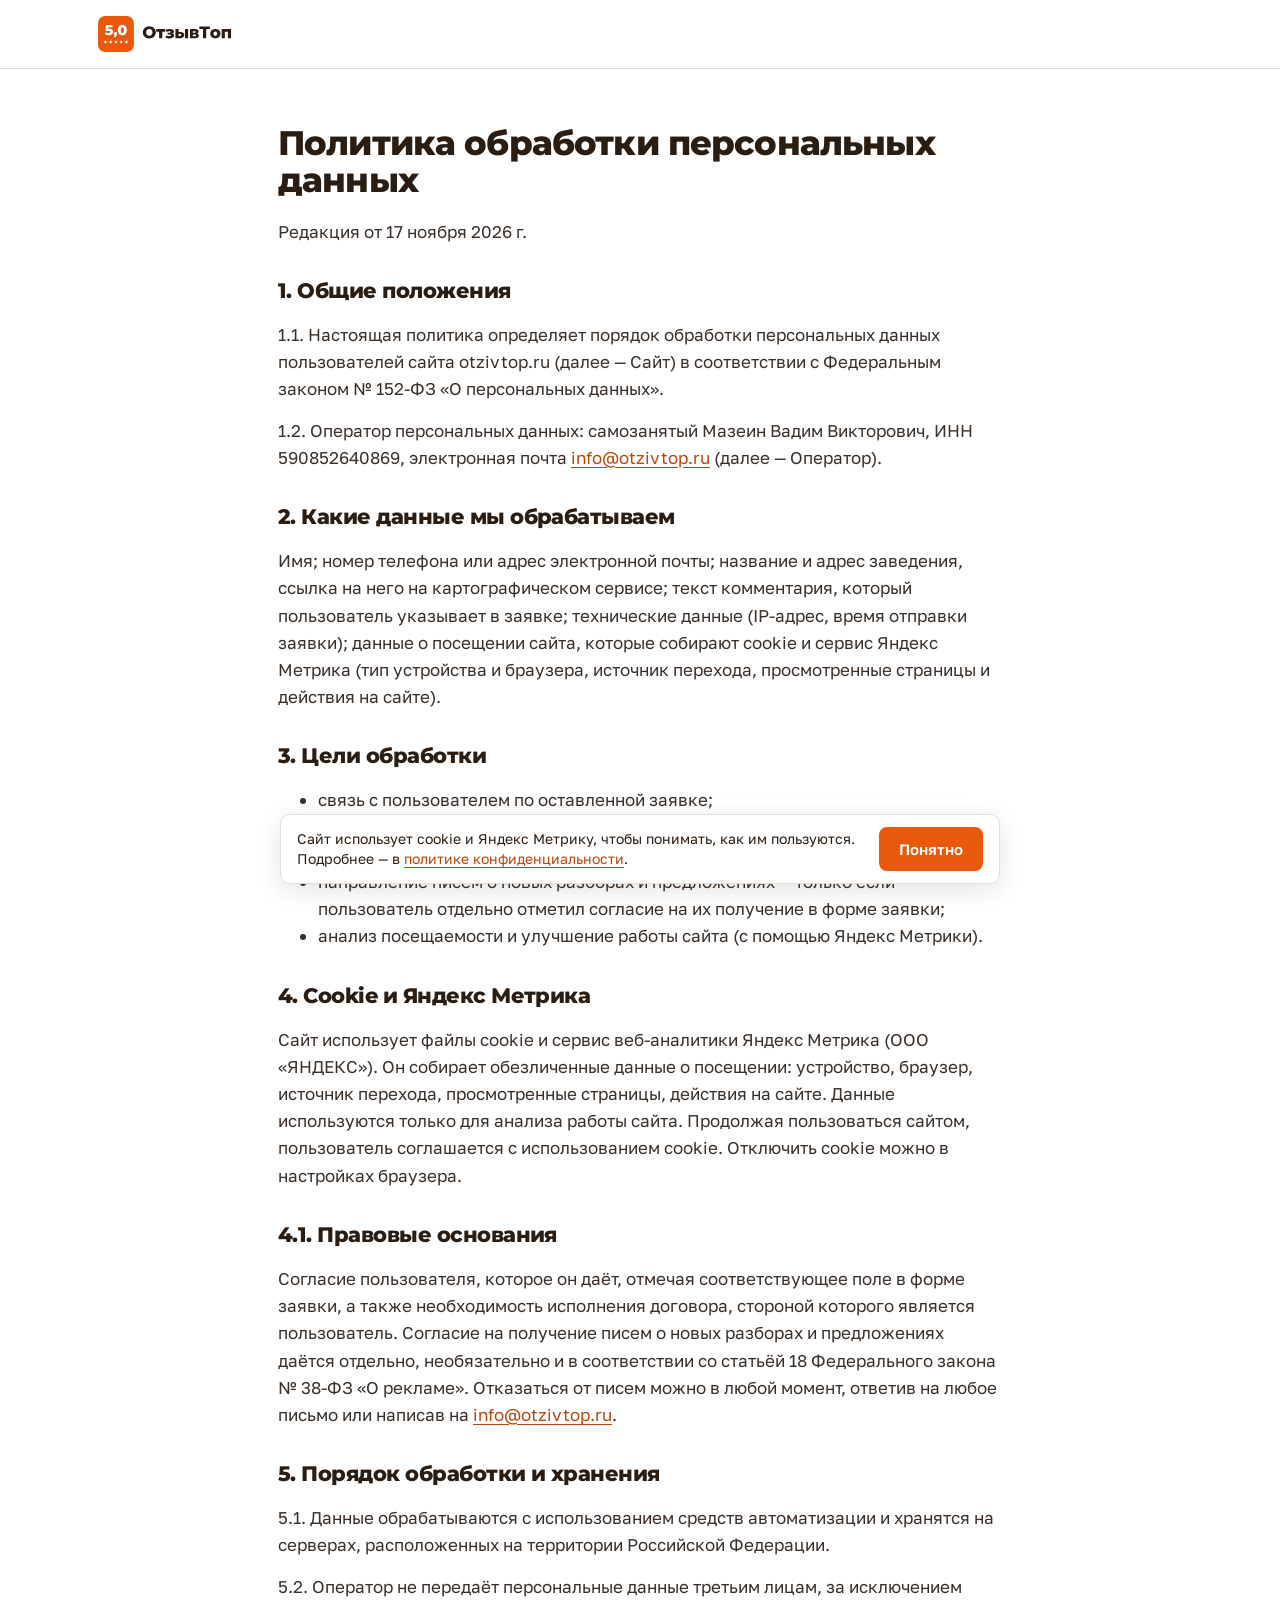
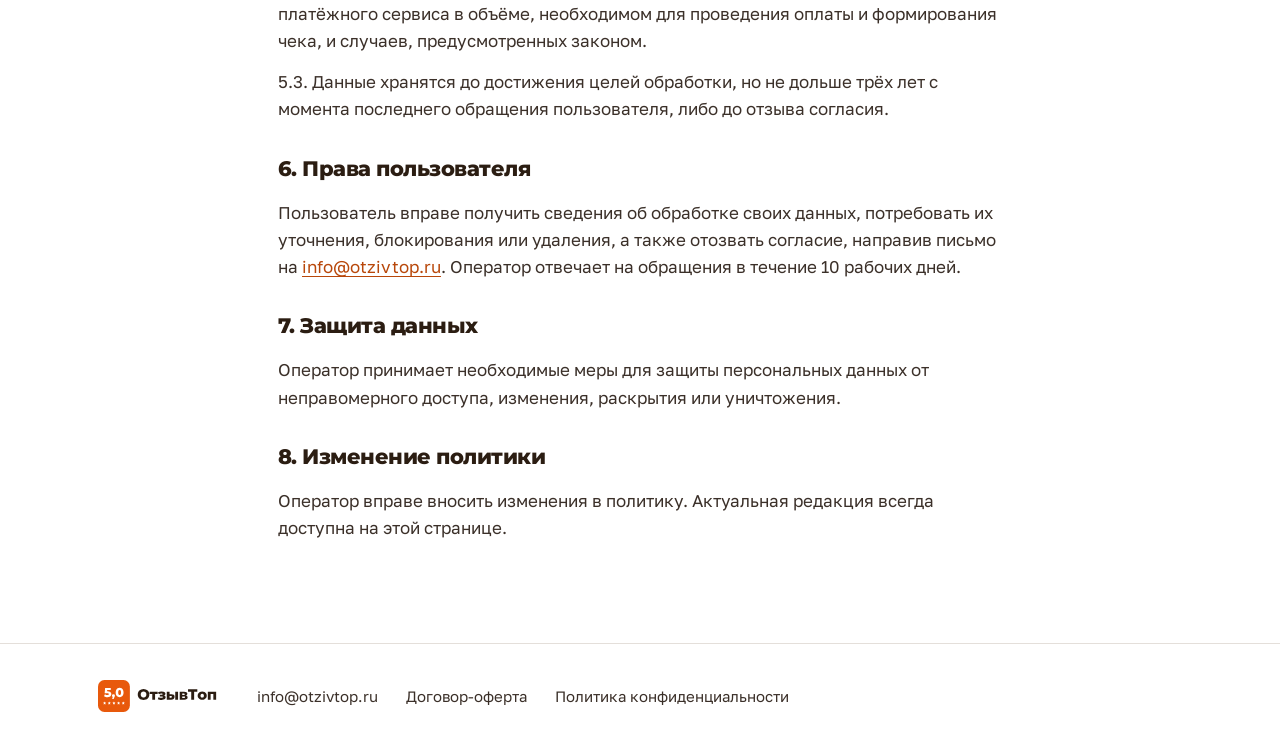
<file: privacy.html>
<!DOCTYPE html>
<html lang="ru">
<head>
<meta charset="utf-8">
<meta name="viewport" content="width=device-width, initial-scale=1">
<title>Политика конфиденциальности — ОтзывТоп</title>
<link rel="icon" href="favicon.ico">
<link rel="stylesheet" href="style.css">
</head>
<body>
<header class="top"><div class="wrap top__in"><a href="./" class="logo" aria-label="ОтзывТоп, на главную"><img src="img/logo.svg" alt="ОтзывТоп" width="168" height="45"></a></div></header>
<main class="page">
<div class="wrap">
<h1>Политика обработки персональных данных</h1>
<p>Редакция от 17 ноября 2026 г.</p>

<h2>1. Общие положения</h2>
<p>1.1. Настоящая политика определяет порядок обработки персональных данных пользователей сайта otzivtop.ru (далее — Сайт) в соответствии с Федеральным законом № 152-ФЗ «О персональных данных».</p>
<p>1.2. Оператор персональных данных: самозанятый Мазеин Вадим Викторович, ИНН 590852640869, электронная почта <a href="mailto:info@otzivtop.ru">info@otzivtop.ru</a> (далее — Оператор).</p>

<h2>2. Какие данные мы обрабатываем</h2>
<p>Имя; номер телефона или адрес электронной почты; название и адрес заведения, ссылка на него на картографическом сервисе; текст комментария, который пользователь указывает в заявке; технические данные (IP-адрес, время отправки заявки); данные о посещении сайта, которые собирают cookie и сервис Яндекс Метрика (тип устройства и браузера, источник перехода, просмотренные страницы и действия на сайте).</p>

<h2>3. Цели обработки</h2>
<ul>
<li>связь с пользователем по оставленной заявке;</li>
<li>заключение и исполнение договора на оказание услуг;</li>
<li>направление чеков и документов по оплате;</li>
<li>направление писем о новых разборах и предложениях — только если пользователь отдельно отметил согласие на их получение в форме заявки;</li>
<li>анализ посещаемости и улучшение работы сайта (с помощью Яндекс Метрики).</li>
</ul>

<h2>4. Cookie и Яндекс Метрика</h2>
<p>Сайт использует файлы cookie и сервис веб-аналитики Яндекс Метрика (ООО «ЯНДЕКС»). Он собирает обезличенные данные о посещении: устройство, браузер, источник перехода, просмотренные страницы, действия на сайте. Данные используются только для анализа работы сайта. Продолжая пользоваться сайтом, пользователь соглашается с использованием cookie. Отключить cookie можно в настройках браузера.</p>

<h2>4.1. Правовые основания</h2>
<p>Согласие пользователя, которое он даёт, отмечая соответствующее поле в форме заявки, а также необходимость исполнения договора, стороной которого является пользователь. Согласие на получение писем о новых разборах и предложениях даётся отдельно, необязательно и в соответствии со статьёй 18 Федерального закона № 38-ФЗ «О рекламе». Отказаться от писем можно в любой момент, ответив на любое письмо или написав на <a href="mailto:info@otzivtop.ru">info@otzivtop.ru</a>.</p>

<h2>5. Порядок обработки и хранения</h2>
<p>5.1. Данные обрабатываются с использованием средств автоматизации и хранятся на серверах, расположенных на территории Российской Федерации.</p>
<p>5.2. Оператор не передаёт персональные данные третьим лицам, за исключением платёжного сервиса в объёме, необходимом для проведения оплаты и формирования чека, и случаев, предусмотренных законом.</p>
<p>5.3. Данные хранятся до достижения целей обработки, но не дольше трёх лет с момента последнего обращения пользователя, либо до отзыва согласия.</p>

<h2>6. Права пользователя</h2>
<p>Пользователь вправе получить сведения об обработке своих данных, потребовать их уточнения, блокирования или удаления, а также отозвать согласие, направив письмо на <a href="mailto:info@otzivtop.ru">info@otzivtop.ru</a>. Оператор отвечает на обращения в течение 10 рабочих дней.</p>

<h2>7. Защита данных</h2>
<p>Оператор принимает необходимые меры для защиты персональных данных от неправомерного доступа, изменения, раскрытия или уничтожения.</p>

<h2>8. Изменение политики</h2>
<p>Оператор вправе вносить изменения в политику. Актуальная редакция всегда доступна на этой странице.</p>
</div>
</main>
<footer class="foot"><div class="wrap foot__in"><img src="img/logo.svg" alt="ОтзывТоп" width="150" height="40"><div class="foot__links"><a href="mailto:info@otzivtop.ru">info@otzivtop.ru</a><a href="oferta.html">Договор-оферта</a><a href="privacy.html">Политика конфиденциальности</a></div></div></footer>
<script src="/metrika.js" defer></script>
<noscript><div><img src="https://mc.yandex.ru/watch/114697430" style="position:absolute;left:-9999px" alt=""></div></noscript>
</body>
</html>
</file>
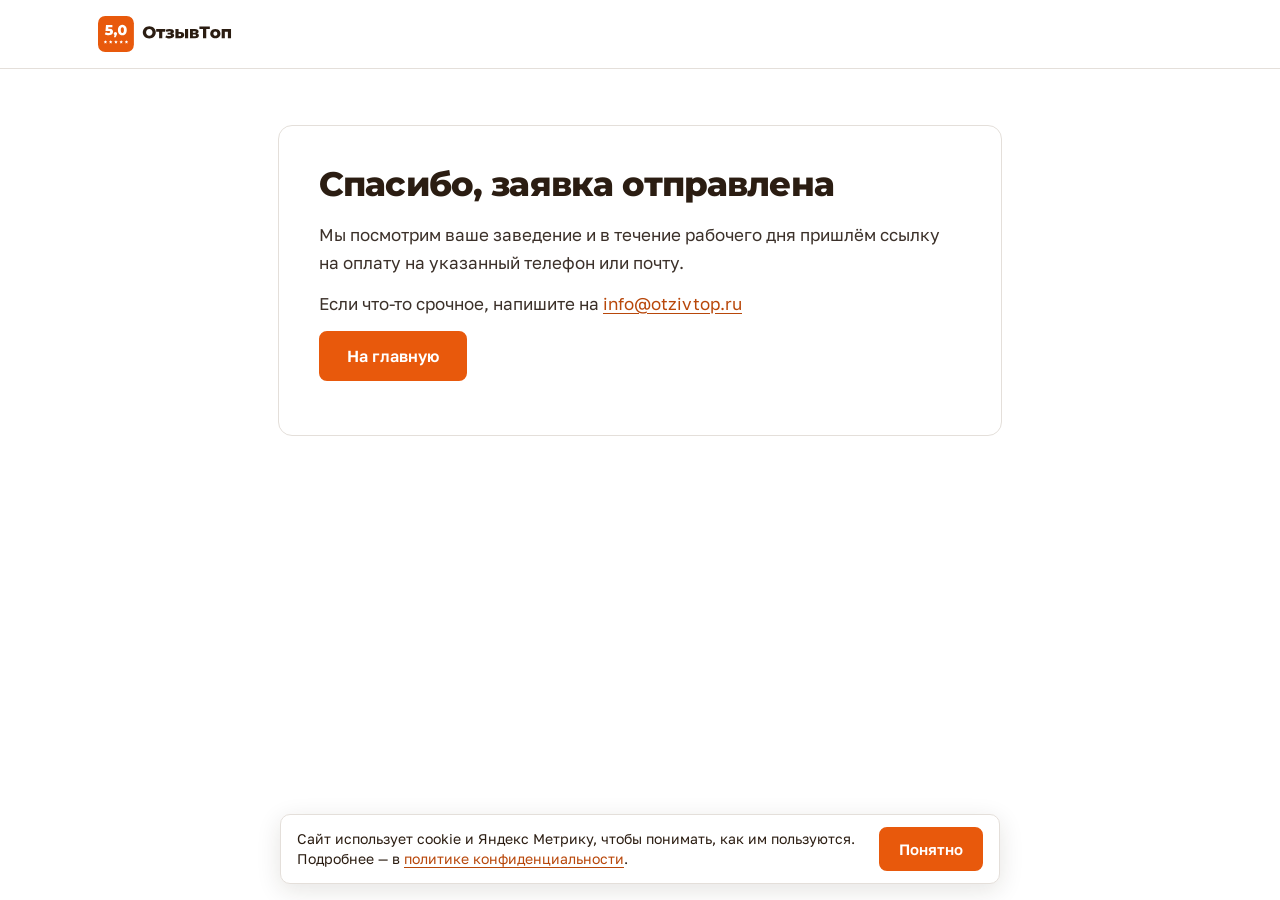
<file: spasibo.html>
<!DOCTYPE html>
<html lang="ru">
<head>
<meta charset="utf-8">
<meta name="viewport" content="width=device-width, initial-scale=1">
<title>Заявка отправлена — ОтзывТоп</title>
<meta name="robots" content="noindex">
<link rel="icon" href="favicon.ico">
<link rel="stylesheet" href="style.css">
</head>
<body>
<header class="top"><div class="wrap top__in"><a href="./" class="logo" aria-label="ОтзывТоп, на главную"><img src="img/logo.svg" alt="ОтзывТоп" width="168" height="45"></a></div></header>
<main class="page">
  <div class="wrap">
    <div class="note-box">
      <h1>Спасибо, заявка отправлена</h1>
      <p>Мы посмотрим ваше заведение и в течение рабочего дня пришлём ссылку на оплату на указанный телефон или почту.</p>
      <p>Если что-то срочное, напишите на <a href="mailto:info@otzivtop.ru">info@otzivtop.ru</a></p>
      <p><a href="./" class="btn">На главную</a></p>
    </div>
  </div>
</main>
<script src="/metrika.js" defer></script>
<noscript><div><img src="https://mc.yandex.ru/watch/114697430" style="position:absolute;left:-9999px" alt=""></div></noscript>
</body>
</html>
</file>
<file: style.css>
@font-face{font-family:"Golos Text";font-weight:400;font-style:normal;font-display:swap;src:url(fonts/golos-400.woff2) format("woff2")}
@font-face{font-family:"Golos Text";font-weight:500;font-style:normal;font-display:swap;src:url(fonts/golos-500.woff2) format("woff2")}
@font-face{font-family:"Golos Text";font-weight:600;font-style:normal;font-display:swap;src:url(fonts/golos-600.woff2) format("woff2")}
@font-face{font-family:"Montserrat";font-weight:700;font-style:normal;font-display:swap;src:url(fonts/montserrat-700.woff2) format("woff2")}
@font-face{font-family:"Montserrat";font-weight:800;font-style:normal;font-display:swap;src:url(fonts/montserrat-800.woff2) format("woff2")}
:root{
  --ink:#2B1D12;        /* тёмно-коричневый из логотипа */
  --text:#3B3029;
  --muted:#6F655E;
  --orange:#E8590C;     /* фирменный */
  --orange-ink:#B8470A; /* для текста на белом, контраст 5:1 */
  --marker:#FFE07A;     /* жёлтый маркер, как звёзды */
  --paper:#FFFFFF;
  --tint:#F7F5F3;
  --line:#E4DFDA;
}
*{box-sizing:border-box}
html{scroll-behavior:smooth;scroll-padding-top:76px}
@media (prefers-reduced-motion:reduce){html{scroll-behavior:auto}}
body{margin:0;font-family:"Golos Text",Arial,sans-serif;font-size:17px;line-height:1.6;color:var(--text);background:var(--paper)}
img{max-width:100%;height:auto;display:block}
a{color:var(--orange-ink);text-underline-offset:3px}
a:hover{color:var(--ink)}
:focus-visible{outline:3px solid var(--orange);outline-offset:2px}
.wrap{max-width:1140px;margin:0 auto;padding:0 28px}
.sr{position:absolute;width:1px;height:1px;overflow:hidden;clip:rect(0 0 0 0)}

h1,h2,h3{font-family:Montserrat,Arial,sans-serif;color:var(--ink);margin:0 0 18px;letter-spacing:-.025em}
h1{font-size:clamp(32px,3.9vw,50px);line-height:1.1;font-weight:800;max-width:19ch}
h2{font-size:clamp(26px,2.8vw,36px);line-height:1.15;font-weight:800}
p{margin:0 0 14px}

/* Кнопки */
.btn{display:inline-flex;align-items:center;justify-content:center;min-height:50px;padding:0 26px;border-radius:8px;background:var(--orange);color:#fff;font:600 16px/1 "Golos Text",Arial,sans-serif;text-decoration:none;border:2px solid var(--orange);cursor:pointer}
.btn:hover{background:var(--orange-ink);border-color:var(--orange-ink);color:#fff}
.btn--ghost{background:#fff;color:var(--ink);border-color:var(--line)}
.btn--ghost:hover{background:#fff;color:var(--orange-ink);border-color:var(--orange)}
.btn--sm{min-height:44px;padding:0 18px;font-size:15px}
.link-strong{font-weight:600;color:var(--ink);text-decoration:underline;text-decoration-color:var(--orange);text-decoration-thickness:2px}

/* Шапка */
.top{position:sticky;top:0;z-index:10;background:rgba(255,255,255,.96);border-bottom:1px solid var(--line)}
.top__in{display:flex;align-items:center;gap:36px;height:68px}
.logo img{height:36px;width:auto}
.nav{display:flex;gap:28px;margin-left:auto}
.nav a{color:var(--text);text-decoration:none;font-size:15px;font-weight:500}
.nav a:hover{color:var(--orange-ink)}

/* Первый экран */
.hero{padding:76px 0 88px;border-bottom:1px solid var(--line)}
.hero__in{display:grid;grid-template-columns:1fr 480px;gap:64px;align-items:center}
.lead{font-size:19px;color:var(--muted);max-width:34em}
.hero__btns{display:flex;flex-wrap:wrap;align-items:center;gap:28px;margin:30px 0 44px}
.facts{display:grid;grid-template-columns:repeat(3,minmax(0,max-content));gap:20px 36px;margin:0;padding-top:24px;border-top:1px solid var(--line)}
.facts dt{font:800 22px/1.2 Montserrat,Arial,sans-serif;color:var(--ink)}
.facts dd{margin:4px 0 0;font-size:14px;color:var(--muted)}

/* Отзыв с разметкой — главный элемент */
.review{margin:0;background:#fff;border:1px solid var(--line);border-radius:14px;padding:26px 26px 20px;box-shadow:0 1px 0 var(--line),0 24px 48px -28px rgba(43,29,18,.35)}
.review__meta{display:flex;align-items:center;gap:12px;margin-bottom:14px}
.review__meta b{display:block;color:var(--ink);font-weight:600;font-size:15px}
.review__ava{width:40px;height:40px;border-radius:50%;background:#EDE7E1;color:var(--ink);display:flex;align-items:center;justify-content:center;font-size:14px;font-weight:600}
.review__stars{display:flex;gap:2px;margin-top:2px}
.review__stars svg{width:15px;height:15px;fill:#F5B301}
.review__stars svg.off{fill:#E4DFDA}
.review__src{margin-left:auto;font-size:13px;color:var(--muted)}
.review__text{margin:0 0 18px;font-size:17px;line-height:1.7;color:var(--text)}
.review mark{background:linear-gradient(transparent 12%,var(--marker) 12%,var(--marker) 88%,transparent 88%);color:inherit;padding:0 2px;border-radius:2px;position:relative;transition:background-color .15s}
.review mark::after{content:attr(data-t);position:relative;top:-.55em;margin-left:2px;font-size:11px;font-weight:600;color:var(--orange-ink)}
.review__tags{list-style:none;margin:0 0 14px;padding:14px 0 0;border-top:1px dashed var(--line);display:grid;grid-template-columns:repeat(3,1fr);gap:10px}
.review__tags li{font-size:13px;color:var(--muted);padding:8px 10px;border-radius:8px;cursor:default}
.review__tags li::before{content:attr(data-t);display:inline-flex;align-items:center;justify-content:center;width:18px;height:18px;border-radius:50%;background:var(--orange);color:#fff;font-size:11px;font-weight:600;margin-right:6px;vertical-align:1px}
.review__tags b{color:var(--ink);font-weight:600}
.review__tags span{display:block;margin-top:2px}
.review figcaption{font-size:13px;color:var(--muted);line-height:1.5}
.review[data-active="1"] li[data-t="1"],.review[data-active="2"] li[data-t="2"],.review[data-active="3"] li[data-t="3"]{background:#FFF6D6}
.review[data-active="1"] mark[data-t="1"],.review[data-active="2"] mark[data-t="2"],.review[data-active="3"] mark[data-t="3"]{background:var(--marker)}

/* Блоки */
.block{padding:88px 0}
.block--tint{background:var(--tint)}
.block__head{max-width:680px;margin-bottom:36px}
.block__head p{color:var(--muted);font-size:18px}

/* Таблицы */
.table-wrap{position:relative;overflow-x:auto;-webkit-overflow-scrolling:touch}
table{width:100%;border-collapse:collapse}
th,td{text-align:left;vertical-align:top;padding:18px 20px 18px 0;border-bottom:1px solid var(--line)}
thead th{font-size:14px;font-weight:500;color:var(--muted);padding-top:0;border-bottom:2px solid var(--ink)}
.finds{min-width:820px}
.finds td:first-child{font-weight:600;color:var(--ink);width:210px}
.finds td:last-child{color:var(--muted);font-size:16px}
.num{font:800 28px/1.1 Montserrat,Arial,sans-serif;color:var(--ink);white-space:nowrap;width:180px}
.num small{display:block;font:400 13px/1.35 "Golos Text",Arial,sans-serif;color:var(--muted);white-space:normal;margin-top:4px;max-width:170px}
.num--bad{color:var(--orange-ink)}

/* Содержание отчёта */
.contents{display:grid;grid-template-columns:1fr 1fr;gap:0 64px;margin:0}
.contents div{padding:22px 0;border-top:1px solid var(--line)}
.contents dt{font:700 19px/1.3 Montserrat,Arial,sans-serif;color:var(--ink);margin-bottom:6px}
.contents dd{margin:0;color:var(--muted)}

/* Пример */
.primer{display:grid;grid-template-columns:440px 1fr;gap:72px;align-items:center}
.primer__img{display:block;border:1px solid var(--line);box-shadow:0 24px 48px -28px rgba(43,29,18,.4)}
.primer__text p{color:var(--muted);max-width:30em}

/* Шаги */
.steps{list-style:none;margin:0;padding:0;display:grid;grid-template-columns:repeat(3,1fr);gap:40px;counter-reset:s;position:relative}
.steps li{counter-increment:s;position:relative;padding-top:56px}
.steps li::before{content:counter(s);position:absolute;top:0;left:0;width:40px;height:40px;border-radius:50%;background:var(--ink);color:#fff;display:flex;align-items:center;justify-content:center;font:800 17px/1 Montserrat,Arial,sans-serif;z-index:1}
.steps li:not(:last-child)::after{content:"";position:absolute;top:20px;left:52px;right:-28px;height:2px;background:var(--line)}
.steps b{display:block;font:700 19px/1.3 Montserrat,Arial,sans-serif;color:var(--ink);margin-bottom:6px}
.steps span{color:var(--muted)}

/* Цены */
.prices{min-width:720px}
.prices th[scope=row]{font:700 18px/1.3 Montserrat,Arial,sans-serif;color:var(--ink);width:280px}
.prices td{color:var(--muted);vertical-align:middle}
.prices th[scope=row]{vertical-align:middle}
.prices .sum{font:800 24px/1 Montserrat,Arial,sans-serif;color:var(--ink);white-space:nowrap}
.prices td:last-child{text-align:right;padding-right:0;width:1%}
.prices tr.is-main th,.prices tr.is-main td{background:#FFF4EC}
.prices tr.is-main th{box-shadow:inset 4px 0 0 var(--orange);padding-left:20px}
.prices tbody th{padding-left:20px}
.prices thead th:first-child{padding-left:20px}
.prices tr.is-main td:last-child{padding-right:16px}
.badge{display:inline-block;margin-left:8px;font:500 12px/1 "Golos Text",Arial,sans-serif;color:var(--orange-ink);border:1px solid #F3C3A5;border-radius:20px;padding:5px 9px;vertical-align:3px;letter-spacing:0}

/* Вопросы */
.faq{display:grid;grid-template-columns:1fr 1fr;gap:0 64px;margin:0}
.faq div{padding:22px 0;border-top:1px solid var(--line)}
.faq dt{font-weight:600;color:var(--ink);font-size:18px;margin-bottom:6px}
.faq dd{margin:0;color:var(--muted)}

/* Кто мы */
.about{display:grid;grid-template-columns:.8fr 1.2fr;gap:72px;align-items:start}
.about__text p{color:var(--muted);font-size:18px;max-width:36em}

/* Заказ */
.order{display:grid;grid-template-columns:.8fr 1.2fr;gap:72px;align-items:start}
.order__text p{color:var(--muted)}
.form{display:grid;gap:18px;padding:32px;border:1px solid var(--line);border-radius:14px;background:#fff}
.form__row{display:grid;grid-template-columns:1fr 1fr;gap:18px}
.form label{display:grid;gap:6px;font-size:15px;font-weight:500;color:var(--ink)}
.form input[type=text],.form input[type=url],.form select,.form textarea{font:400 16px/1.4 "Golos Text",Arial,sans-serif;padding:12px 14px;border:1px solid #CFC7C0;border-radius:8px;background:#fff;color:var(--text);width:100%}
.form input:focus,.form select:focus,.form textarea:focus{outline:2px solid var(--orange);outline-offset:0;border-color:var(--orange)}
.form .check{grid-template-columns:22px 1fr;align-items:start;font-weight:400;font-size:14px;color:var(--muted)}
.form .check input{width:18px;height:18px;margin:3px 0 0;accent-color:var(--orange)}
.form .btn{justify-self:start}
.more summary{cursor:pointer;color:var(--orange-ink);font-size:15px;list-style:none;width:max-content}
.more summary::-webkit-details-marker{display:none}
.more summary:hover{text-decoration:underline}
.more[open] summary{margin-bottom:12px}
.more__field{display:grid}
.hp{position:absolute;left:-9999px;width:1px;height:1px;opacity:0}

/* Подвал */
.foot{border-top:1px solid var(--line);padding:36px 0 44px}
.foot__in{display:flex;flex-wrap:wrap;align-items:center;gap:20px 40px}
.foot__in img{height:32px;width:auto}
.foot__links{display:flex;flex-wrap:wrap;gap:10px 28px}
.foot__links a{color:var(--text);font-size:15px;text-decoration:none}
.foot__links a:hover{color:var(--orange-ink)}
.foot__legal{flex-basis:100%;margin:0;font-size:13px;color:var(--muted)}

/* Простые страницы */
.page{padding:56px 0 88px}
.page .wrap{max-width:780px}
.page h1{font-size:34px;max-width:none}
.page h2{font-size:21px;margin-top:34px}
.note-box{border:1px solid var(--line);border-radius:14px;padding:40px}

@media (max-width:1000px){
  .nav{display:none}
  .top__in{justify-content:space-between}
  .hero__in,.primer,.order,.about{grid-template-columns:1fr;gap:48px}
  .hero{padding:48px 0 64px}
  .primer__img{max-width:420px}
  .block{padding:64px 0}
}
@media (max-width:720px){
  body{font-size:16px}
  .contents,.faq{grid-template-columns:1fr}
  .steps{grid-template-columns:1fr;gap:28px}
  .steps li{padding:0 0 0 58px}
  .steps li:not(:last-child)::after{top:48px;left:19px;right:auto;bottom:-20px;width:2px;height:auto}
  .form__row{grid-template-columns:1fr}
  .form{padding:22px}
  .review{padding:20px}
  .review__tags{grid-template-columns:1fr}
  .wrap{padding:0 20px}
  .logo img{height:30px}
  .finds{min-width:0}
  .finds thead{display:none}
  .finds,.finds tbody,.finds tr,.finds td{display:block;width:auto}
  .finds tr{padding:18px 0;border-bottom:1px solid var(--line)}
  .finds td{border:0;padding:0}
  .finds td:first-child{width:auto;margin-bottom:8px}
  .finds td.num{display:inline-block;vertical-align:top;margin:0 28px 10px 0;width:auto}
  .finds td.num::before{display:block;font:400 13px/1.3 "Golos Text",Arial,sans-serif;color:var(--muted);margin-bottom:4px}
  .finds td.num:not(.num--bad)::before{content:"Яндекс Карты"}
  .finds td.num--bad::before{content:"Другая площадка"}
}
@media (max-width:600px){.facts{gap:16px 18px}.facts dt{font-size:19px}.facts dd{font-size:13px}}
/* Цены на телефоне: карточки вместо широкой таблицы */
@media (max-width:640px){
  .prices{min-width:0}
  .prices thead{display:none}
  .prices,.prices tbody{display:block}
  .prices tr{display:grid;grid-template-columns:1fr auto;grid-template-areas:"name sum" "freq btn" "unit btn";column-gap:14px;row-gap:2px;padding:16px 16px;border-bottom:1px solid var(--line)}
  .prices tr.is-main{background:#FFF4EC;box-shadow:inset 4px 0 0 var(--orange)}
  .prices th,.prices td,.prices tr.is-main th,.prices tr.is-main td{display:block;padding:0;border:0;background:none;box-shadow:none;width:auto}
  .prices th[scope=row]{grid-area:name;font-size:17px;width:auto}
  .prices td:nth-of-type(1){grid-area:freq;font-size:14px;margin-top:4px}
  .prices td:nth-of-type(2){grid-area:unit;font-size:14px}
  .prices td:nth-of-type(2)::after{content:" за разбор"}
  .prices .sum{grid-area:sum;font-size:21px;text-align:right}
  .prices td:last-child,.prices tr.is-main td:last-child{grid-area:btn;align-self:end;text-align:right;padding:0}
  .prices tbody th[scope=row],.prices tr.is-main th[scope=row]{padding:0}
  .prices .badge{display:block;width:max-content;margin:6px 0 2px;padding:5px 9px;border-radius:20px}
}
/* Уведомление о cookie */
.cookie{position:fixed;left:16px;right:16px;bottom:16px;z-index:50;max-width:720px;margin:0 auto;display:flex;align-items:center;gap:16px;background:#fff;border:1px solid var(--line);border-radius:10px;padding:12px 16px;box-shadow:0 6px 24px rgba(43,29,18,.12);font-size:14px;line-height:1.45}
.cookie p{margin:0;flex:1;color:var(--ink)}
.cookie a{color:var(--orange-ink)}
@media (max-width:600px){.cookie{flex-direction:column;align-items:stretch;gap:10px}}
/* Личная страница разбора */
.rp-top{border-bottom:1px solid var(--line)}
.rp-top .wrap{display:flex;align-items:center;justify-content:space-between;min-height:68px}
.rp-meta{font-size:14px;color:var(--muted)}
.rp{max-width:820px;padding-top:36px;padding-bottom:56px}
.rp-kicker{color:var(--orange-ink);font-weight:600;margin:0 0 8px}
.rp h1{font-size:clamp(30px,5vw,44px);margin-bottom:6px}
.rp-addr{color:var(--muted);margin:0 0 22px}
.rp h2{font-size:22px;margin:36px 0 12px}
.rp-cta{display:flex;flex-wrap:wrap;gap:12px;margin:18px 0}
.rp-keys{display:grid;grid-template-columns:repeat(3,1fr);gap:10px;margin:22px 0 4px}
.rp-keys div{background:#FFF8F0;border-radius:10px;padding:14px 16px}
.rp-keys b{display:block;font:800 26px/1.1 Montserrat,Arial,sans-serif;color:var(--orange)}
.rp-keys span{font-size:14px;color:var(--ink)}
.rp-tab{width:100%;border-collapse:collapse;font-size:15px}
.rp-tab th,.rp-tab td{text-align:left;padding:10px 10px 10px 0;border-bottom:1px solid var(--line);vertical-align:top}
.rp-tab thead th{font-size:13px;color:var(--muted);font-weight:500;border-bottom:1.5px solid var(--ink)}
.rp-tab td:nth-child(2){font:700 17px/1.2 Montserrat,Arial,sans-serif;white-space:nowrap}
.rp-tab td.low{color:var(--orange-ink)}
.rp-probs{padding-left:20px;margin:0}
.rp-probs li{margin-bottom:10px}
.rp-probs span{color:var(--muted)}
.rp-more{color:var(--muted)}
.rp-note{background:#FFF8F0;border-radius:10px;padding:16px 18px;margin-top:28px}
.rp-note p{margin:0 0 8px}.rp-note p:last-child{margin:0}
.rp-private{font-size:13px;color:var(--muted);margin-top:18px}
@media (max-width:600px){.rp-keys{grid-template-columns:1fr}.rp-cta .btn{width:100%}}
</file>
